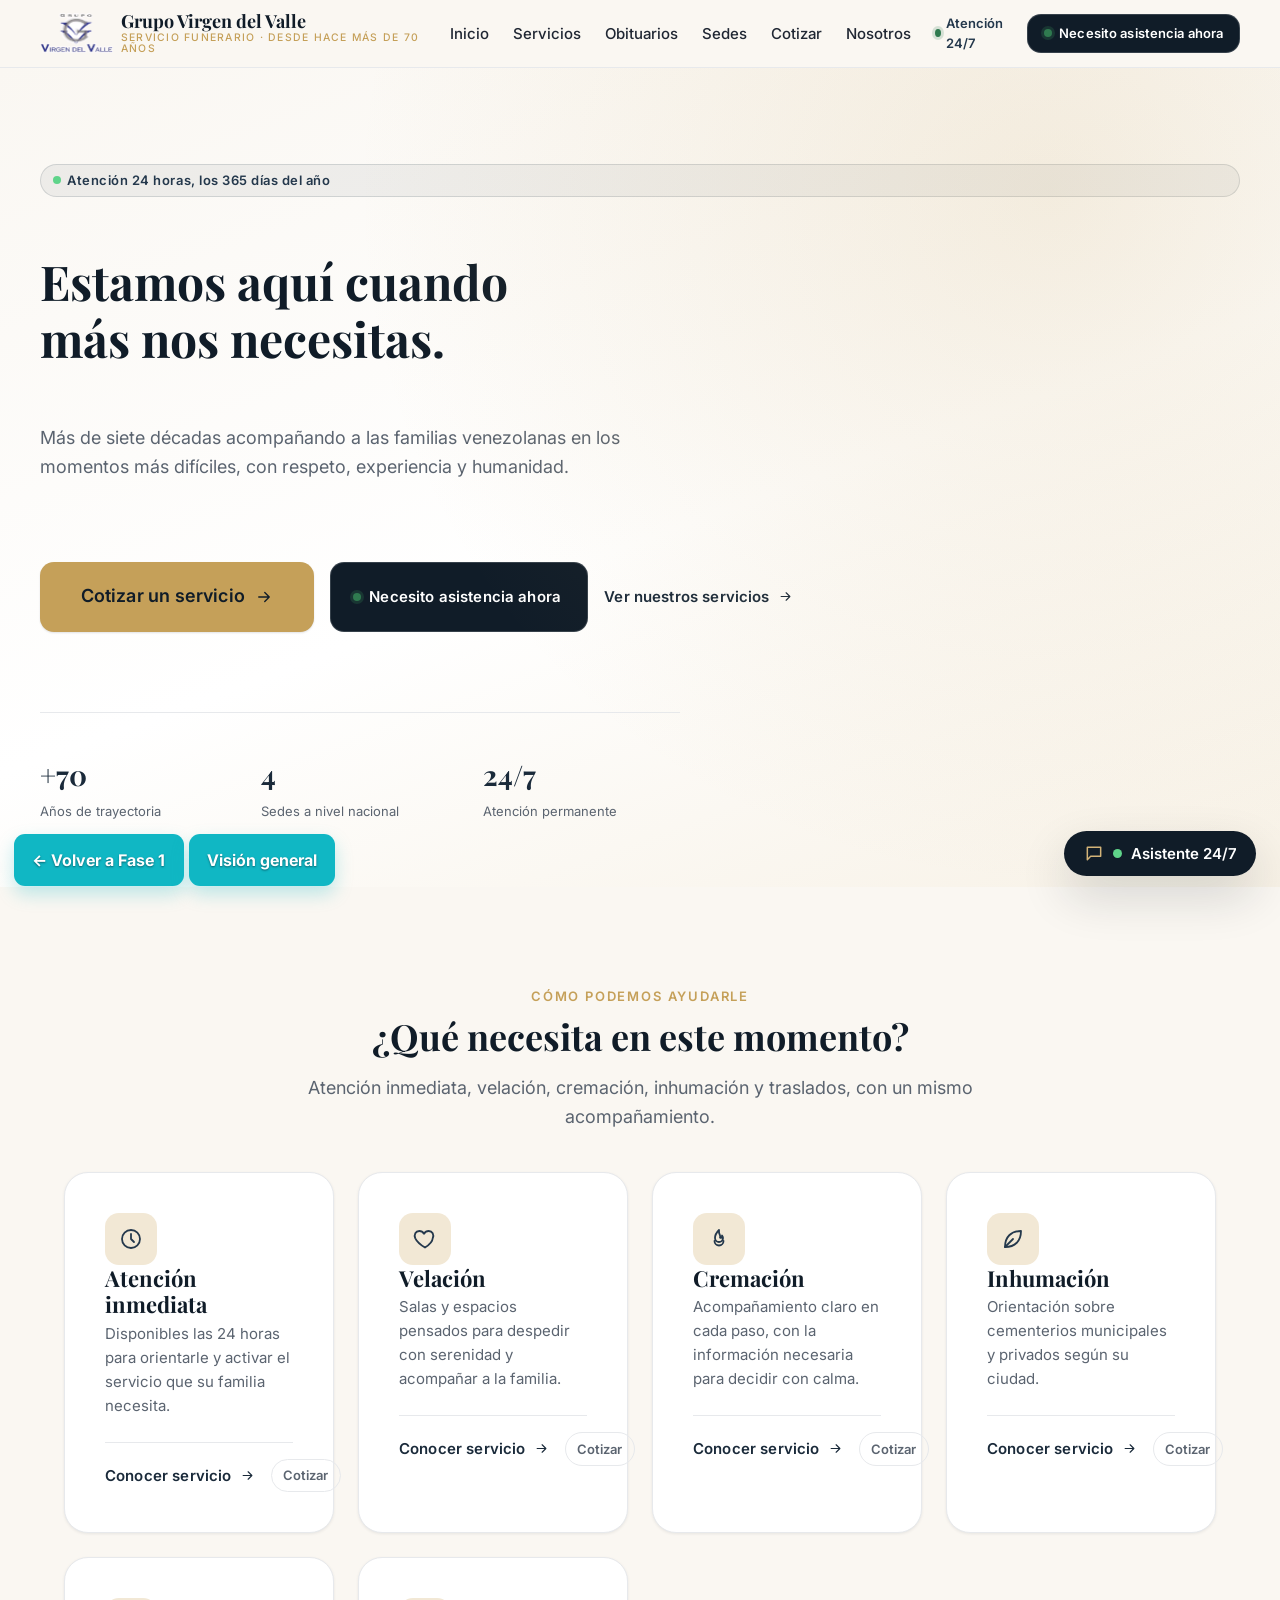
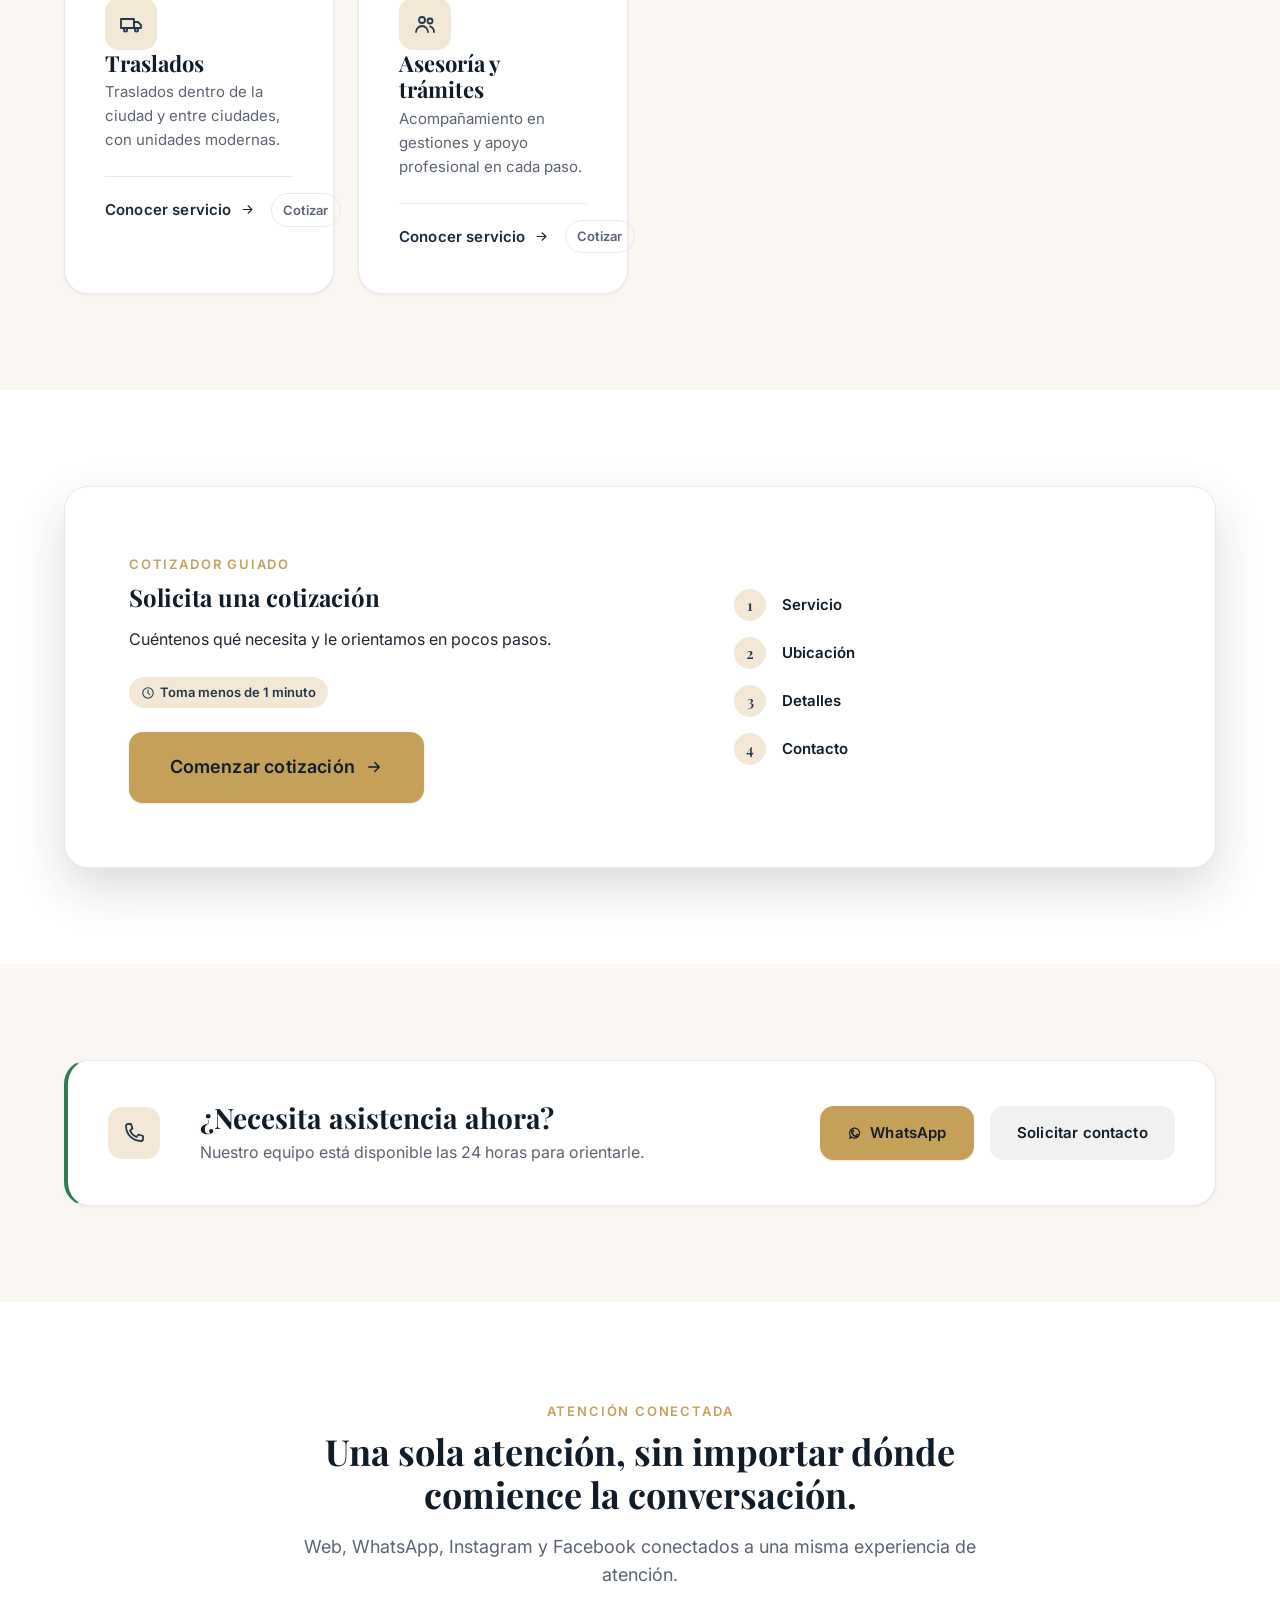
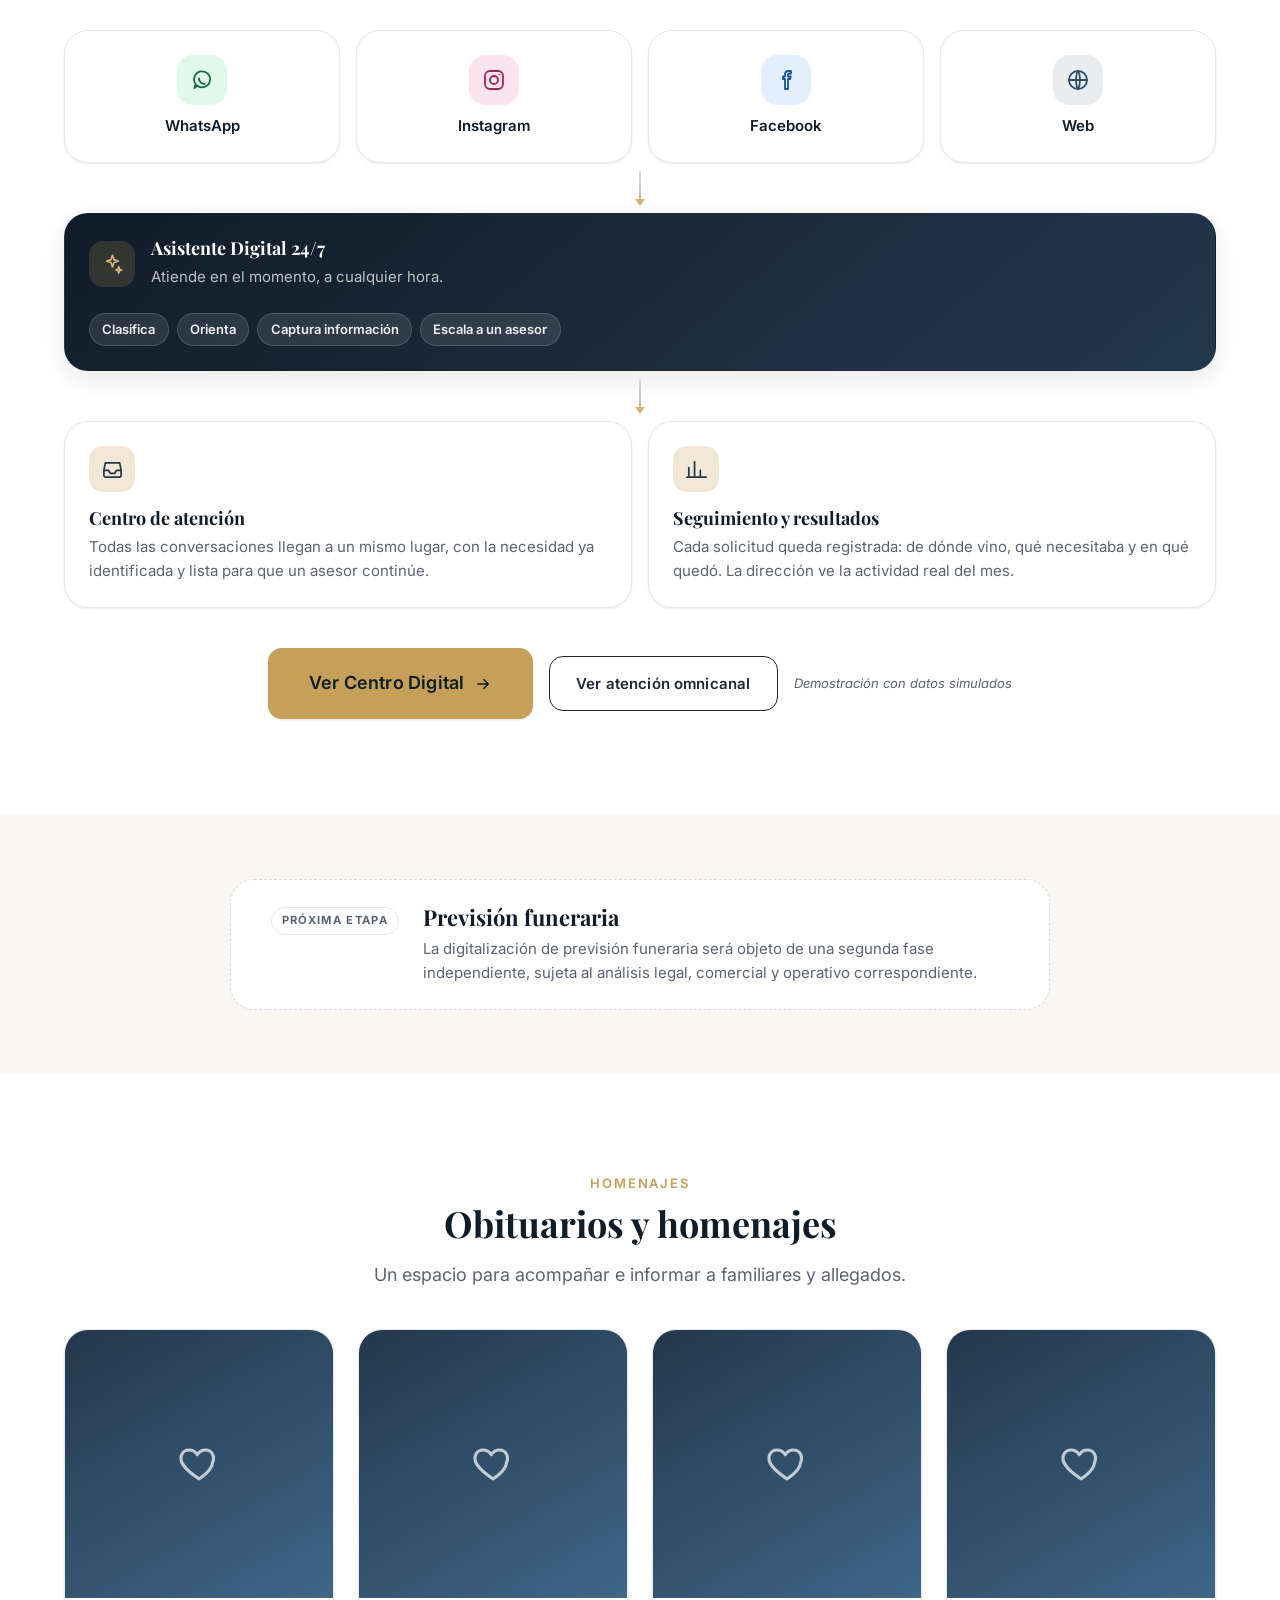
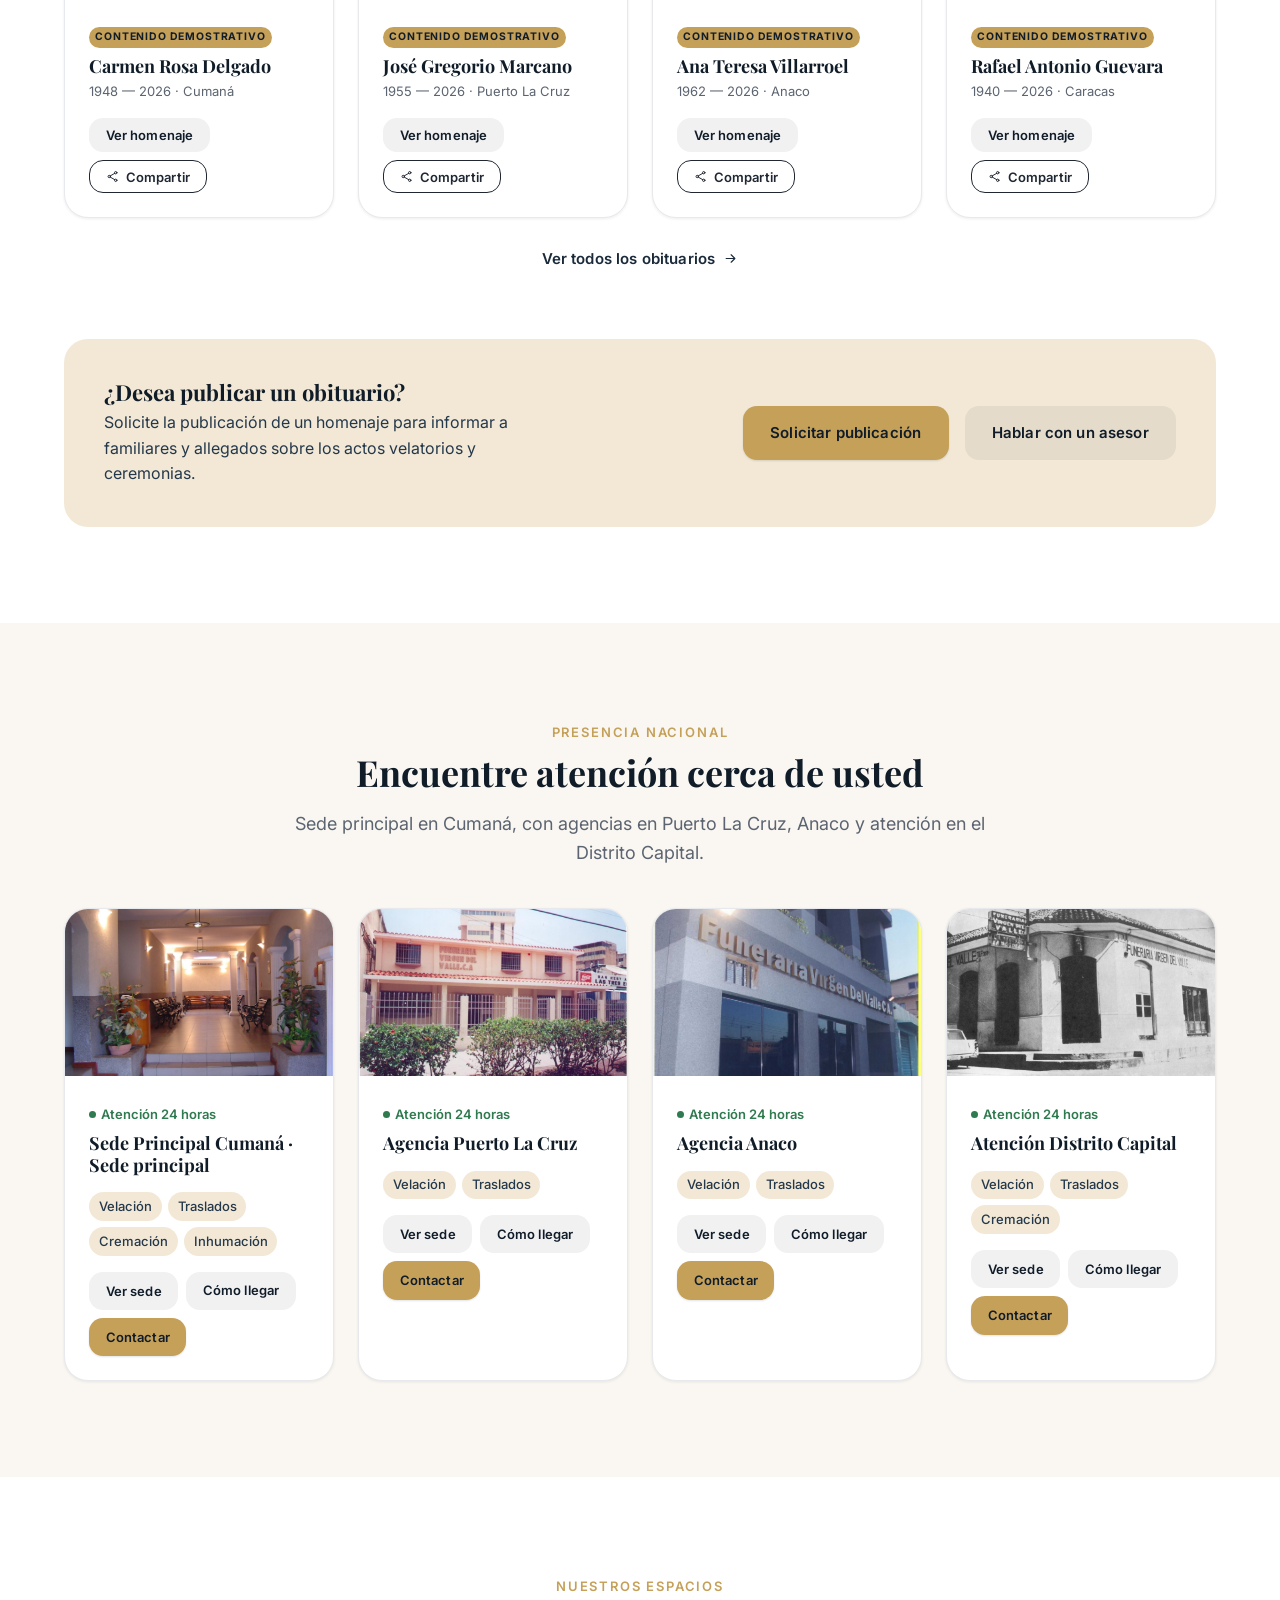
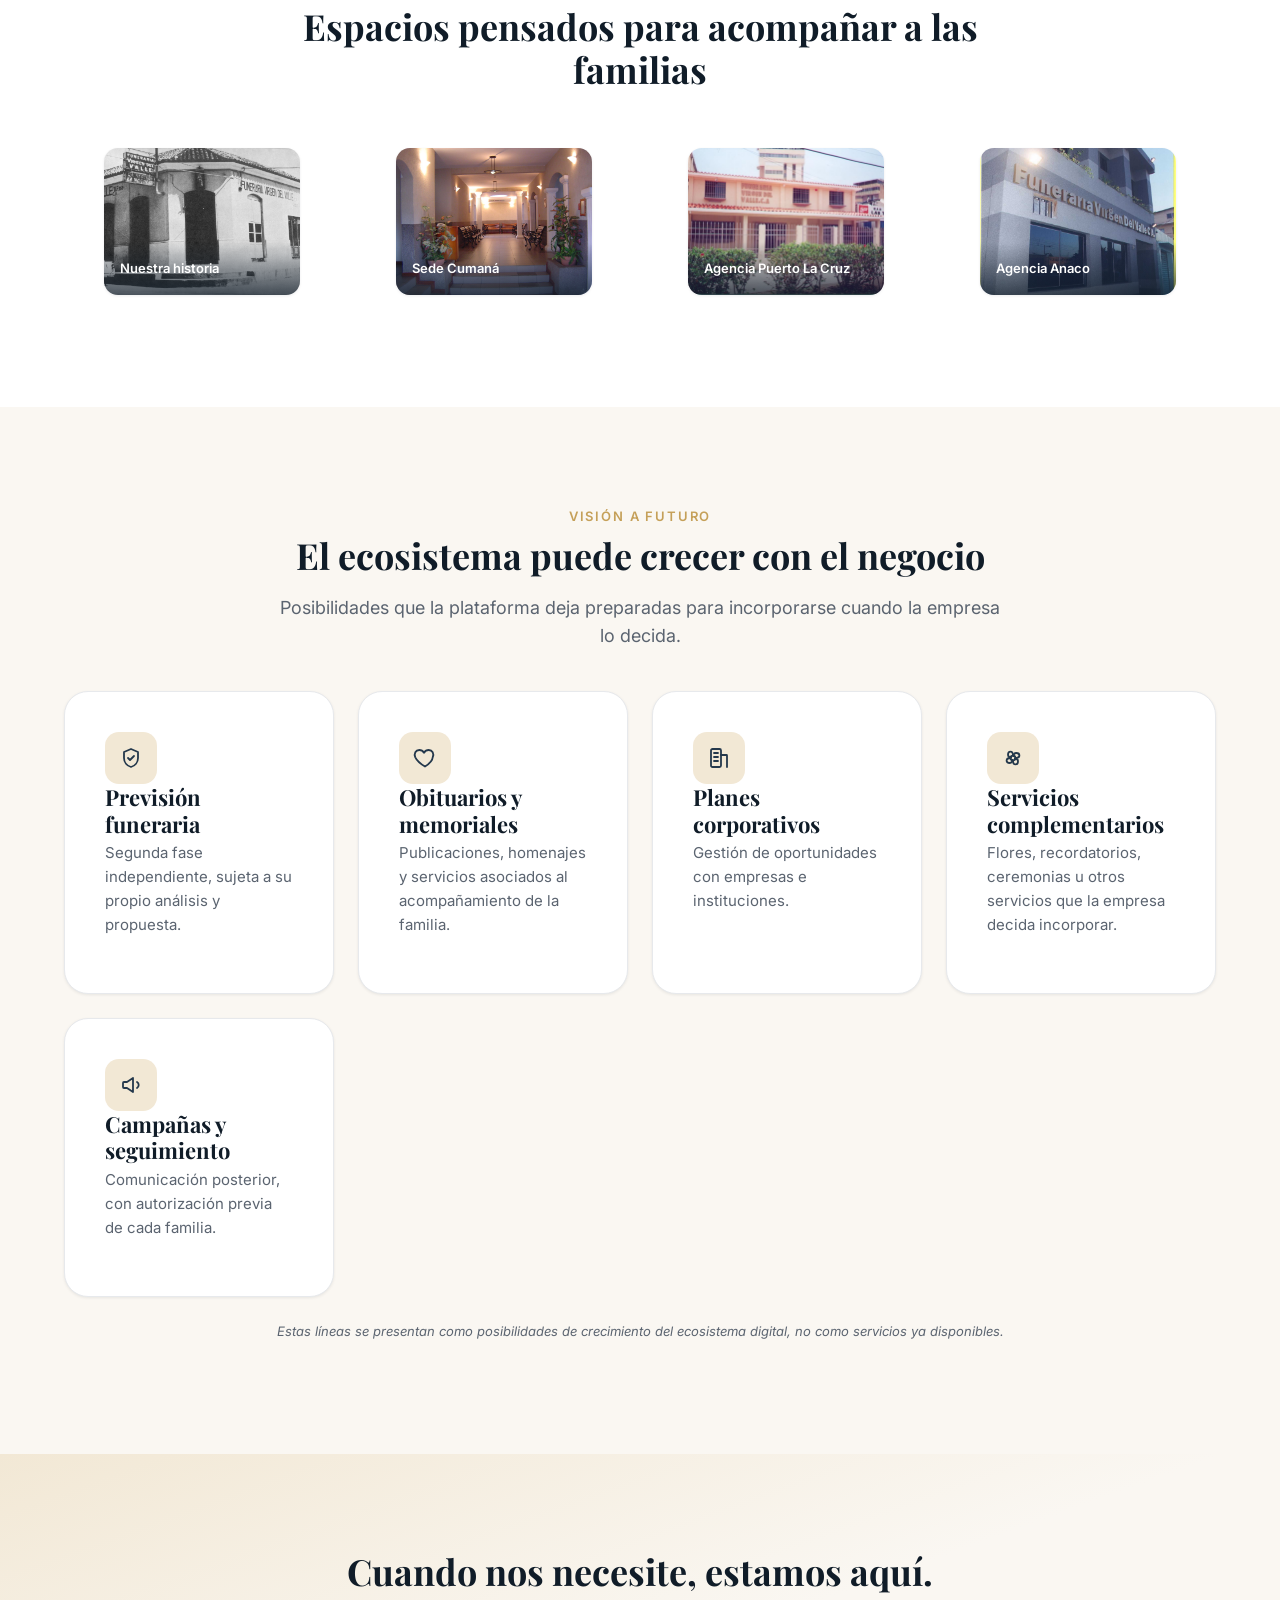
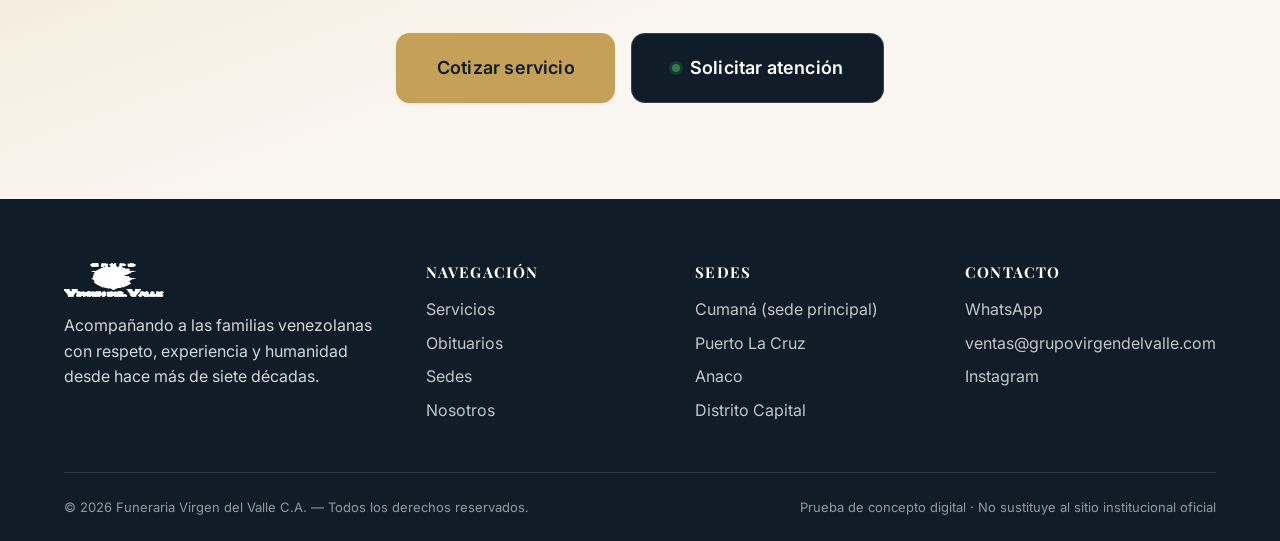
<file: index.html>
<!doctype html>
<html lang="es">
<head>
  <meta charset="UTF-8" />
  <meta name="viewport" content="width=device-width, initial-scale=1" />
  <title>Grupo Virgen del Valle | Acompañamiento funerario 24/7 en Venezuela</title>
  <meta name="description" content="Grupo Virgen del Valle: más de siete décadas acompañando a las familias venezolanas. Cotice en minutos, escríbanos por WhatsApp o solicite atención inmediata. Presencia en Caracas, Cumaná, Puerto La Cruz y Anaco." />
  <meta name="robots" content="noindex, nofollow" />
  <link rel="canonical" href="https://elipsoftdev.github.io/grupo-virgen-del-valle-poc/" />

  <meta property="og:type" content="website" />
  <meta property="og:title" content="Grupo Virgen del Valle | Estamos aquí cuando más nos necesitas" />
  <meta property="og:description" content="Más de siete décadas acompañando a las familias venezolanas con respeto, experiencia y humanidad. Atención 24/7." />
  <meta property="og:image" content="assets/img/fachada-historica.jpg" />
  <meta property="og:locale" content="es_VE" />

  <link rel="icon" type="image/svg+xml" href="assets/img/favicon.svg" />

  <link rel="preconnect" href="https://fonts.googleapis.com" />
  <link rel="preconnect" href="https://fonts.gstatic.com" crossorigin />
  <link href="https://fonts.googleapis.com/css2?family=Playfair+Display:ital,wght@0,400;0,600;0,700;1,400&family=Inter:wght@400;500;600;700&display=swap" rel="stylesheet" />

  <link rel="stylesheet" href="css/tokens.css" />
  <link rel="stylesheet" href="css/main.css" />
  <link rel="stylesheet" href="css/components.css" />
  <link rel="stylesheet" href="css/propuesta-context.css" />
</head>
<body>
  <div class="pcontext-bar" role="complementary" aria-label="Navegación de la propuesta">
    <a class="pcontext-action--back" href="propuesta.html">← Volver a Fase 1</a>
    <span aria-hidden="true">·</span>
    <a class="pcontext-action--back" href="propuesta-integral.html">Visión general</a>
  </div>
  <a class="skip-link" href="#main-content">Saltar al contenido principal</a>

  <header class="site-header">
    <div class="container site-header__bar">
      <a class="brand" href="index.html">
        <img src="assets/img/logo.png" alt="Logo Grupo Virgen del Valle" width="120" height="66" />
        <span class="brand-text">Grupo Virgen del Valle<small>Servicio funerario · Desde hace más de 70 años</small></span>
      </a>

      <button id="nav-toggle" class="nav-toggle" aria-label="Abrir menú de navegación" aria-expanded="false" aria-controls="main-nav">
        <svg class="icon" viewBox="0 0 24 24" aria-hidden="true"><path d="M4 7h16M4 12h16M4 17h16"/></svg>
      </button>

      <nav id="main-nav" class="main-nav" aria-label="Navegación principal">
        <ul class="main-nav__list">
          <li><a href="index.html">Inicio</a></li>
          <li><a href="index.html#servicios" data-scroll-to="servicios">Servicios</a></li>
          <li><a href="obituarios.html">Obituarios</a></li>
          <li><a href="index.html#sedes" data-scroll-to="sedes">Sedes</a></li>
          <li><a href="cotizar.html">Cotizar</a></li>
          <li><a href="nosotros.html">Nosotros</a></li>
        </ul>
        <div class="header-actions">
          <span class="header-badge"><span class="dot"></span> Atención 24/7</span>
          <a href="#" class="btn btn-emergency btn-sm" data-open-assistant="urgent">Necesito asistencia ahora</a>
        </div>
      </nav>
      <div class="header-actions header-actions--desktop">
        <span class="header-badge"><span class="dot"></span> Atención 24/7</span>
        <a href="#" class="btn btn-emergency btn-sm" data-open-assistant="urgent">Necesito asistencia ahora</a>
      </div>
    </div>
  </header>
  <div id="nav-scrim" class="nav-scrim"></div>

  <main id="main-content">
    <!-- HERO -->
    <section class="hero" id="inicio">
      <div class="container hero__inner">
        <span class="hero__badge"><span class="dot"></span> Atención 24 horas, los 365 días del año</span>
        <h1 data-slogan>Estamos aquí cuando más nos necesitas.</h1>
        <p class="lead" data-subtitle>Más de siete décadas acompañando a las familias venezolanas en los momentos más difíciles, con respeto, experiencia y humanidad.</p>
        <div class="hero__ctas">
          <a href="cotizar.html" class="btn btn-primary btn-lg">Cotizar un servicio <svg class="icon icon--arrow" viewBox="0 0 24 24" aria-hidden="true"><path d="M5 12h14M13 6l6 6-6 6"/></svg></a>
          <a href="#" class="btn btn-emergency" data-open-assistant="urgent">Necesito asistencia ahora</a>
          <a href="#servicios" class="btn btn-arrow" data-scroll-to="servicios">Ver nuestros servicios <svg class="icon icon--arrow" viewBox="0 0 24 24" aria-hidden="true"><path d="M5 12h14M13 6l6 6-6 6"/></svg></a>
        </div>
        <div class="hero__stats">
          <div class="hero__stat"><strong>+70</strong><span>Años de trayectoria</span></div>
          <div class="hero__stat"><strong>4</strong><span>Sedes a nivel nacional</span></div>
          <div class="hero__stat"><strong>24/7</strong><span>Atención permanente</span></div>
        </div>
      </div>
    </section>

    <!-- SERVICIOS -->
    <section class="section" id="servicios">
      <div class="container">
        <div class="section-header reveal">
          <span class="section-eyebrow">Cómo podemos ayudarle</span>
          <h2>¿Qué necesita en este momento?</h2>
          <p>Atención inmediata, velación, cremación, inhumación y traslados, con un mismo acompañamiento.</p>
        </div>
        <div class="services-grid" id="services-grid"></div>
      </div>
    </section>

    <!-- COTIZADOR (teaser) -->
    <section class="section section--surface" id="cotizar-teaser">
      <div class="container">
        <div class="quote-teaser reveal">
          <div class="quote-teaser__copy">
            <span class="section-eyebrow">Cotizador guiado</span>
            <h2>Solicita una cotización</h2>
            <p>Cuéntenos qué necesita y le orientamos en pocos pasos.</p>
            <span class="quote-teaser__badge"><svg class="icon" viewBox="0 0 24 24" aria-hidden="true"><circle cx="12" cy="12" r="9"/><path d="M12 7v5l3 3"/></svg>Toma menos de 1 minuto</span>
            <div class="quote-teaser__cta">
              <a href="cotizar.html" class="btn btn-primary btn-lg">Comenzar cotización <svg class="icon icon--arrow" viewBox="0 0 24 24" aria-hidden="true"><path d="M5 12h14M13 6l6 6-6 6"/></svg></a>
            </div>
          </div>
          <ol class="quote-teaser__steps">
            <li><span>1</span>Servicio</li>
            <li><span>2</span>Ubicación</li>
            <li><span>3</span>Detalles</li>
            <li><span>4</span>Contacto</li>
          </ol>
        </div>
      </div>
    </section>

    <!-- ATENCIÓN INMEDIATA -->
    <section class="section" id="atencion-inmediata">
      <div class="container">
        <div class="immediate-help reveal">
          <div class="icon-badge immediate-help__icon"><svg class="icon" viewBox="0 0 24 24" aria-hidden="true"><path d="M6 3h3l1.5 4.5L8 9.5a12 12 0 0 0 6.5 6.5l2-2.5L21 15v3a2 2 0 0 1-2 2C10.7 20 4 13.3 4 5a2 2 0 0 1 2-2Z"/></svg></div>
          <div class="immediate-help__copy">
            <h2>¿Necesita asistencia ahora?</h2>
            <p>Nuestro equipo está disponible las 24 horas para orientarle.</p>
          </div>
          <div class="immediate-help__actions" id="immediate-help-actions"></div>
        </div>
      </div>
    </section>

    <!-- ECOSISTEMA OMNICANAL -->
    <section class="section section--surface" id="ecosistema">
      <div class="container">
        <div class="section-header reveal">
          <span class="section-eyebrow">Atención conectada</span>
          <h2>Una sola atención, sin importar dónde comience la conversación.</h2>
          <p>Web, WhatsApp, Instagram y Facebook conectados a una misma experiencia de atención.</p>
        </div>

        <div class="eco-flow">
          <div class="eco-channels reveal">
            <div class="eco-channel">
              <span class="eco-channel__icon eco-channel__icon--whatsapp"><svg class="icon" viewBox="0 0 24 24" aria-hidden="true"><path d="M7 17.5 4.5 20 5.6 16A8 8 0 1 1 7 17.5Z"/><path d="M9 10.5c0 3 2.5 5.5 5.5 5.5"/></svg></span>
              WhatsApp
            </div>
            <div class="eco-channel">
              <span class="eco-channel__icon eco-channel__icon--instagram"><svg class="icon" viewBox="0 0 24 24" aria-hidden="true"><rect x="3" y="3" width="18" height="18" rx="5"/><circle cx="12" cy="12" r="4"/><circle cx="17.5" cy="6.5" r="0.8" fill="currentColor" stroke="none"/></svg></span>
              Instagram
            </div>
            <div class="eco-channel">
              <span class="eco-channel__icon eco-channel__icon--facebook"><svg class="icon" viewBox="0 0 24 24" aria-hidden="true"><path d="M14 8.5V7c0-1 .5-1.5 1.5-1.5H17V3h-2.5C12.5 3 11 4.5 11 7v1.5H9V11h2v10h3V11h2.2l.4-2.5H14Z"/></svg></span>
              Facebook
            </div>
            <div class="eco-channel">
              <span class="eco-channel__icon eco-channel__icon--web"><svg class="icon" viewBox="0 0 24 24" aria-hidden="true"><circle cx="12" cy="12" r="9"/><path d="M3 12h18"/><path d="M12 3c2.5 2.7 2.5 15.3 0 18-2.5-2.7-2.5-15.3 0-18Z"/></svg></span>
              Web
            </div>
          </div>

          <div class="eco-connector reveal" aria-hidden="true"><span></span></div>

          <div class="eco-node eco-node--assistant reveal">
            <div class="eco-node__head">
              <span class="eco-node__icon"><svg class="icon" viewBox="0 0 24 24" aria-hidden="true"><path d="M12 3.5 13.6 8 18 9.5 13.6 11 12 15.5 10.4 11 6 9.5 10.4 8Z"/><path d="M18.5 15.5 19.3 18l2.2.8-2.2.8-.8 2.4-.8-2.4-2.2-.8 2.2-.8Z"/></svg></span>
              <div>
                <h3>Asistente Digital 24/7</h3>
                <p>Atiende en el momento, a cualquier hora.</p>
              </div>
            </div>
            <ul class="eco-chips">
              <li>Clasifica</li>
              <li>Orienta</li>
              <li>Captura información</li>
              <li>Escala a un asesor</li>
            </ul>
          </div>

          <div class="eco-connector reveal" aria-hidden="true"><span></span></div>

          <div class="eco-outputs">
            <div class="eco-node reveal">
              <span class="eco-node__icon"><svg class="icon" viewBox="0 0 24 24" aria-hidden="true"><path d="M3 13h5l1.5 3h5L16 13h5"/><path d="M4.5 5h15l1.5 8v5a2 2 0 0 1-2 2H5a2 2 0 0 1-2-2v-5Z"/></svg></span>
              <h3>Centro de atención</h3>
              <p>Todas las conversaciones llegan a un mismo lugar, con la necesidad ya identificada y lista para que un asesor continúe.</p>
            </div>
            <div class="eco-node reveal">
              <span class="eco-node__icon"><svg class="icon" viewBox="0 0 24 24" aria-hidden="true"><path d="M4 20V10M10 20V4M16 20v-7M22 20H2"/></svg></span>
              <h3>Seguimiento y resultados</h3>
              <p>Cada solicitud queda registrada: de dónde vino, qué necesitaba y en qué quedó. La dirección ve la actividad real del mes.</p>
            </div>
          </div>
        </div>

        <div class="eco-ctas reveal">
          <a class="btn btn-primary btn-lg" href="dashboard-demo.html">Ver Centro Digital <svg class="icon icon--arrow" viewBox="0 0 24 24" aria-hidden="true"><path d="M5 12h14M13 6l6 6-6 6"/></svg></a>
          <a class="btn btn-outline" href="centro-atencion-demo.html">Ver atención omnicanal</a>
          <span class="eco-note">Demostración con datos simulados</span>
        </div>
      </div>
    </section>

    <!-- PREVISIÓN: PRÓXIMA ETAPA (fuera de Fase 1) -->
    <section class="section section--tight" id="prevision">
      <div class="container">
        <div class="next-stage reveal">
          <span class="next-stage__tag">Próxima etapa</span>
          <div>
            <h2>Previsión funeraria</h2>
            <p>La digitalización de previsión funeraria será objeto de una segunda fase independiente, sujeta al análisis legal, comercial y operativo correspondiente.</p>
          </div>
        </div>
      </div>
    </section>

    <!-- OBITUARIOS -->
    <section class="section section--surface" id="obituarios">
      <div class="container">
        <div class="section-header reveal">
          <span class="section-eyebrow">Homenajes</span>
          <h2>Obituarios y homenajes</h2>
          <p>Un espacio para acompañar e informar a familiares y allegados.</p>
        </div>
        <div class="obituaries-grid" id="obituaries-grid" data-limit="4"></div>
        <div class="section-cta reveal">
          <a href="obituarios.html" class="btn btn-arrow">Ver todos los obituarios <svg class="icon icon--arrow" viewBox="0 0 24 24" aria-hidden="true"><path d="M5 12h14M13 6l6 6-6 6"/></svg></a>
        </div>

        <div class="obituary-request-banner reveal">
          <div>
            <h3>¿Desea publicar un obituario?</h3>
            <p>Solicite la publicación de un homenaje para informar a familiares y allegados sobre los actos velatorios y ceremonias.</p>
          </div>
          <div class="obituary-request-banner__ctas">
            <a href="solicitar-obituario.html" class="btn btn-primary">Solicitar publicación</a>
            <a href="#" class="btn btn-ghost" data-open-assistant="human">Hablar con un asesor</a>
          </div>
        </div>
      </div>
    </section>

    <!-- SEDES -->
    <section class="section" id="sedes">
      <div class="container">
        <div class="section-header reveal">
          <span class="section-eyebrow">Presencia nacional</span>
          <h2>Encuentre atención cerca de usted</h2>
          <p>Sede principal en Cumaná, con agencias en Puerto La Cruz, Anaco y atención en el Distrito Capital.</p>
        </div>
        <div class="locations-grid" id="locations-grid"></div>
      </div>
    </section>

    <!-- INSTALACIONES -->
    <section class="section section--surface" id="instalaciones">
      <div class="container">
        <div class="section-header reveal">
          <span class="section-eyebrow">Nuestros espacios</span>
          <h2>Espacios pensados para acompañar a las familias</h2>
        </div>
        <div class="gallery-grid" id="gallery-grid"></div>
      </div>
    </section>

    <!-- OPORTUNIDADES DIGITALES -->
    <section class="section" id="oportunidades-digitales">
      <div class="container">
        <div class="section-header reveal">
          <span class="section-eyebrow">Visión a futuro</span>
          <h2>El ecosistema puede crecer con el negocio</h2>
          <p>Posibilidades que la plataforma deja preparadas para incorporarse cuando la empresa lo decida.</p>
        </div>
        <div class="services-grid">
          <article class="card service-card reveal">
            <div class="icon-badge"><svg class="icon" viewBox="0 0 24 24" aria-hidden="true"><path d="M12 3l7 3v6c0 4.5-3 8-7 9-4-1-7-4.5-7-9V6Z"/><path d="m9 12 2 2 4-4"/></svg></div>
            <h3>Previsión funeraria</h3>
            <p class="service-desc">Segunda fase independiente, sujeta a su propio análisis y propuesta.</p>
          </article>
          <article class="card service-card reveal">
            <div class="icon-badge"><svg class="icon" viewBox="0 0 24 24" aria-hidden="true"><path d="M12 20.5s-7.5-4.6-9.7-9.2C.7 7.6 2.6 4 6.3 4c2.1 0 3.7 1.1 4.7 2.7C12 5.1 13.6 4 15.7 4c3.7 0 5.6 3.6 4 7.3C19.5 15.9 12 20.5 12 20.5Z"/></svg></div>
            <h3>Obituarios y memoriales</h3>
            <p class="service-desc">Publicaciones, homenajes y servicios asociados al acompañamiento de la familia.</p>
          </article>
          <article class="card service-card reveal">
            <div class="icon-badge"><svg class="icon" viewBox="0 0 24 24" aria-hidden="true"><rect x="4" y="3" width="10" height="18" rx="1.5"/><path d="M14 9h5.5a.5.5 0 0 1 .5.5V21"/><path d="M7 7h4M7 11h4M7 15h4"/></svg></div>
            <h3>Planes corporativos</h3>
            <p class="service-desc">Gestión de oportunidades con empresas e instituciones.</p>
          </article>
          <article class="card service-card reveal">
            <div class="icon-badge"><svg class="icon" viewBox="0 0 24 24" aria-hidden="true"><circle cx="12" cy="12" r="2.4"/><path d="M12 9.6c0-2.5-1-4-2.5-4S7 7 7 8.8s1.5 2.6 3.2 2.6"/><path d="M14.4 12c2.5 0 4-1 4-2.5S17 7 15.2 7s-2.6 1.5-2.6 3.2"/><path d="M12 14.4c0 2.5 1 4 2.5 4s2.5-1.4 2.5-3.2-1.5-2.6-3.2-2.6"/><path d="M9.6 12c-2.5 0-4 1-4 2.5S7 17 8.8 17s2.6-1.5 2.6-3.2"/></svg></div>
            <h3>Servicios complementarios</h3>
            <p class="service-desc">Flores, recordatorios, ceremonias u otros servicios que la empresa decida incorporar.</p>
          </article>
          <article class="card service-card reveal">
            <div class="icon-badge"><svg class="icon" viewBox="0 0 24 24" aria-hidden="true"><path d="M4 10v4a1 1 0 0 0 1 1h3l6 4V5L8 9H5a1 1 0 0 0-1 1Z"/><path d="M18 9a3.5 3.5 0 0 1 0 6"/></svg></div>
            <h3>Campañas y seguimiento</h3>
            <p class="service-desc">Comunicación posterior, con autorización previa de cada familia.</p>
          </article>
        </div>
        <p class="future-note reveal">Estas líneas se presentan como posibilidades de crecimiento del ecosistema digital, no como servicios ya disponibles.</p>
      </div>
    </section>

    <!-- CTA FINAL -->
    <section class="section section--primary final-cta">
      <div class="container final-cta__inner reveal">
        <h2>Cuando nos necesite, estamos aquí.</h2>
        <div class="final-cta__actions">
          <a href="cotizar.html" class="btn btn-primary btn-lg">Cotizar servicio</a>
          <a href="#" class="btn btn-emergency btn-lg" data-open-assistant="urgent">Solicitar atención</a>
        </div>
      </div>
    </section>
  </main>

  <footer class="site-footer">
    <div class="container">
      <div class="footer-grid">
        <div>
          <a class="footer-brand" href="index.html">
            <img src="assets/img/logo.png" alt="Grupo Virgen del Valle" width="100" height="55" />
          </a>
          <p style="max-width: 32ch;">Acompañando a las familias venezolanas con respeto, experiencia y humanidad desde hace más de siete décadas.</p>
        </div>
        <div>
          <h4>Navegación</h4>
          <ul>
            <li><a href="index.html#servicios">Servicios</a></li>
            <li><a href="obituarios.html">Obituarios</a></li>
            <li><a href="index.html#sedes">Sedes</a></li>
            <li><a href="nosotros.html">Nosotros</a></li>
          </ul>
        </div>
        <div>
          <h4>Sedes</h4>
          <ul>
            <li><a href="index.html#sede-cumana">Cumaná (sede principal)</a></li>
            <li><a href="index.html#sede-puerto-la-cruz">Puerto La Cruz</a></li>
            <li><a href="index.html#sede-anaco">Anaco</a></li>
            <li><a href="index.html#sede-caracas">Distrito Capital</a></li>
          </ul>
        </div>
        <div>
          <h4>Contacto</h4>
          <ul>
            <li><a id="footer-whatsapp" href="#" target="_blank" rel="noopener">WhatsApp</a></li>
            <li><a href="mailto:ventas@grupovirgendelvalle.com">ventas@grupovirgendelvalle.com</a></li>
            <li><a href="https://www.instagram.com/grupovirgendelvalle/" target="_blank" rel="noopener">Instagram</a></li>
          </ul>
        </div>
      </div>
      <div class="footer-bottom">
        <span>© <span id="footer-year">2026</span> Funeraria Virgen del Valle C.A. — Todos los derechos reservados.</span>
        <span>Prueba de concepto digital · No sustituye al sitio institucional oficial</span>
      </div>
    </div>
  </footer>

  <!-- ASISTENTE DIGITAL -->
  <button id="assistant-launcher" class="assistant-launcher" aria-haspopup="dialog" aria-expanded="false" aria-controls="assistant-panel">
    <svg class="icon" viewBox="0 0 24 24" aria-hidden="true"><path d="M4 5h16v11H8l-4 4Z"/></svg>
    <span class="pulse" aria-hidden="true"></span>
    <span class="label">Asistente 24/7</span>
  </button>

  <div id="assistant-panel" class="assistant-panel" role="dialog" aria-modal="false" aria-labelledby="assistant-title" aria-hidden="true">
    <div class="assistant-panel__header">
      <div>
        <h3 id="assistant-title">Asistente Virgen del Valle</h3>
        <p>Orientación digital 24/7</p>
      </div>
      <button id="assistant-close" class="assistant-panel__close" aria-label="Cerrar asistente">✕</button>
    </div>
    <div id="assistant-body" class="assistant-panel__body" aria-live="polite"></div>
    <div class="assistant-panel__footer">Respuestas guiadas, con escalamiento a un asesor humano</div>
  </div>

  <!-- MODAL OBITUARIO -->
  <div id="obituary-modal" class="modal-overlay">
    <div class="modal" role="dialog" aria-modal="true" aria-labelledby="obituary-modal-title" tabindex="-1">
      <button class="modal__close" aria-label="Cerrar">✕</button>
      <div id="obituary-modal-content"></div>
    </div>
  </div>

  <!-- MODAL INFO (servicios / sedes) -->
  <div id="info-modal" class="modal-overlay">
    <div class="modal" role="dialog" aria-modal="true" tabindex="-1">
      <button class="modal__close" aria-label="Cerrar">✕</button>
      <div id="info-modal-content"></div>
    </div>
  </div>

  <script src="data/config.js"></script>
  <script src="data/company.js"></script>
  <script src="data/locations.js"></script>
  <script src="data/services.js"></script>
  <script src="data/demo-obituaries.js"></script>
  <script src="js/icons.js"></script>
  <script src="js/demo-store.js"></script>
  <script src="js/render.js"></script>
  <script src="js/quote.js"></script>
  <script src="js/assistant.js"></script>
  <script src="js/main.js"></script>
</body>
</html>
</file>
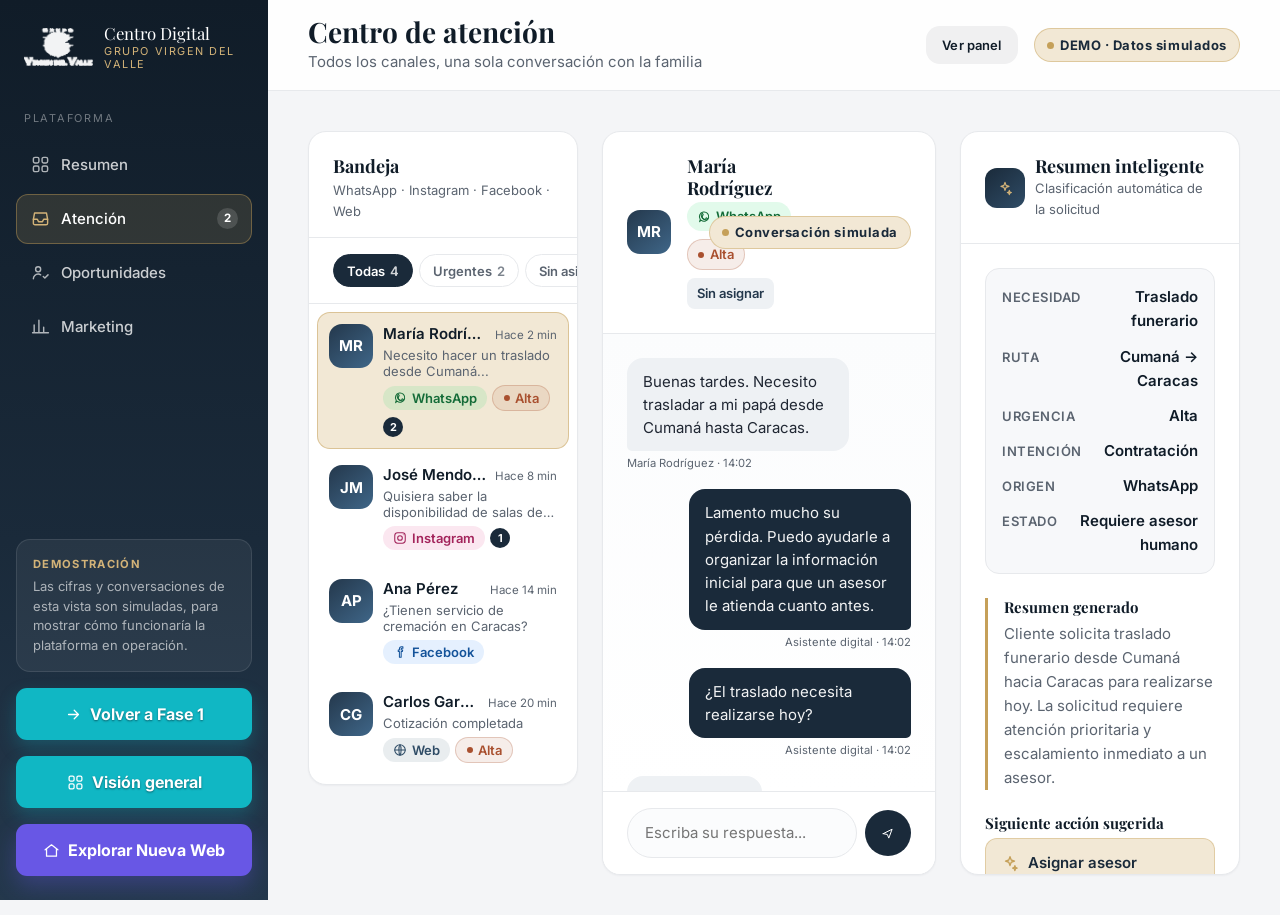
<file: centro-atencion-demo.html>
<!doctype html>
<html lang="es">
<head>
  <meta charset="UTF-8" />
  <meta name="viewport" content="width=device-width, initial-scale=1" />
  <title>Centro Digital · Atención omnicanal (demo) | Grupo Virgen del Valle</title>
  <meta name="description" content="Demostración del centro de atención omnicanal de Grupo Virgen del Valle: WhatsApp, Instagram, Facebook y web en una misma bandeja, con resumen inteligente para el asesor. Datos simulados." />
  <meta name="robots" content="noindex, nofollow" />
  <link rel="icon" type="image/svg+xml" href="assets/img/favicon.svg" />

  <link rel="preconnect" href="https://fonts.googleapis.com" />
  <link rel="preconnect" href="https://fonts.gstatic.com" crossorigin />
  <link href="https://fonts.googleapis.com/css2?family=Playfair+Display:ital,wght@0,400;0,600;0,700&family=Inter:wght@400;500;600;700;800&display=swap" rel="stylesheet" />

  <link rel="stylesheet" href="css/tokens.css" />
  <link rel="stylesheet" href="css/main.css" />
  <link rel="stylesheet" href="css/demo-dashboard.css" />
  <link rel="stylesheet" href="css/propuesta-context.css" />
</head>
<body class="app-body">
  <a class="skip-link" href="#app-content">Saltar al contenido</a>

  <div class="app-shell">
    <aside class="app-sidebar" id="app-sidebar"></aside>

    <div class="app-main">
      <header class="app-topbar">
        <div class="app-topbar__titles">
          <h1>Centro de atención</h1>
          <p>Todos los canales, una sola conversación con la familia</p>
        </div>
        <div class="app-topbar__actions">
          <span id="demo-reset-host"></span>
          <a class="btn btn-ghost btn-sm" href="dashboard-demo.html">Ver panel</a>
          <span class="demo-chip">DEMO · Datos simulados</span>
        </div>
      </header>

      <main class="app-content" id="app-content">
        <div class="inbox-layout">
          <!-- Bandeja -->
          <section class="inbox-col" aria-labelledby="inbox-title">
            <div class="inbox-col__header">
              <h2 id="inbox-title">Bandeja</h2>
              <p>WhatsApp · Instagram · Facebook · Web</p>
            </div>
            <div class="inbox-tabs" id="inbox-tabs" role="group" aria-label="Filtros de bandeja"></div>
            <div class="conv-list" id="conv-list"></div>
          </section>

          <!-- Conversación -->
          <section class="inbox-col" id="chat-panel" aria-label="Conversación seleccionada"></section>

          <!-- Inteligencia -->
          <section class="inbox-col inbox-col--ai" aria-labelledby="ai-title">
            <div class="ai-panel__head">
              <span class="icon-badge">
                <svg class="icon" viewBox="0 0 24 24" aria-hidden="true"><path d="M12 3.5 13.6 8 18 9.5 13.6 11 12 15.5 10.4 11 6 9.5 10.4 8Z"/><path d="M18.5 15.5 19.3 18l2.2.8-2.2.8-.8 2.4-.8-2.4-2.2-.8 2.2-.8Z"/></svg>
              </span>
              <div>
                <h2 id="ai-title">Resumen inteligente</h2>
                <p>Clasificación automática de la solicitud</p>
              </div>
            </div>
            <div class="ai-panel__body" id="ai-panel-body"></div>
          </section>
        </div>
      </main>
    </div>
  </div>

  <script src="data/config.js"></script>
  <script src="data/demo-leads.js"></script>
  <script src="data/demo-conversations.js"></script>
  <script src="js/icons.js"></script>
  <script src="js/demo-store.js"></script>
  <script src="js/demo-shell.js"></script>
  <script>window.DEMO_PAGE = "atencion";</script>
  <script src="js/centro-atencion.js"></script>
</body>
</html>
</file>
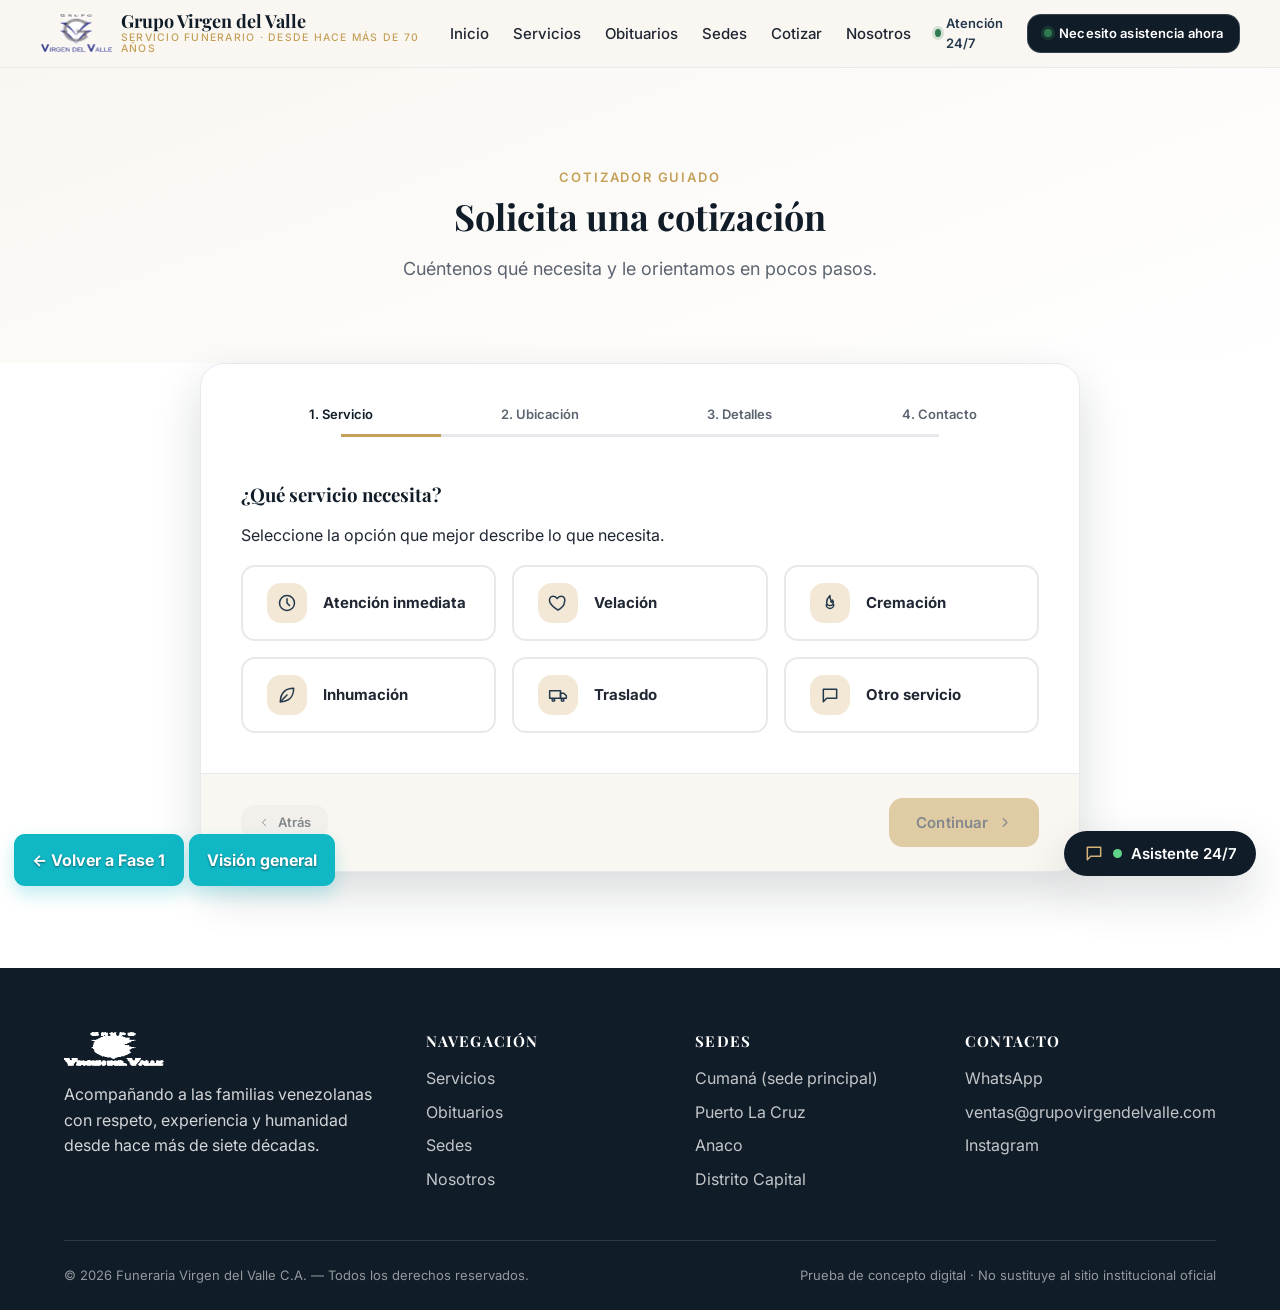
<file: cotizar.html>
<!doctype html>
<html lang="es">
<head>
  <meta charset="UTF-8" />
  <meta name="viewport" content="width=device-width, initial-scale=1" />
  <title>Cotizar un servicio | Grupo Virgen del Valle</title>
  <meta name="description" content="Solicite una cotización guiada en pocos pasos: servicio, ubicación, detalles y contacto. Reciba un mensaje de WhatsApp personalizado para hablar con un asesor." />
  <meta name="robots" content="noindex, nofollow" />
  <link rel="canonical" href="https://elipsoftdev.github.io/grupo-virgen-del-valle-poc/cotizar.html" />
  <link rel="icon" type="image/svg+xml" href="assets/img/favicon.svg" />

  <link rel="preconnect" href="https://fonts.googleapis.com" />
  <link rel="preconnect" href="https://fonts.gstatic.com" crossorigin />
  <link href="https://fonts.googleapis.com/css2?family=Playfair+Display:ital,wght@0,400;0,600;0,700;1,400&family=Inter:wght@400;500;600;700&display=swap" rel="stylesheet" />

  <link rel="stylesheet" href="css/tokens.css" />
  <link rel="stylesheet" href="css/main.css" />
  <link rel="stylesheet" href="css/components.css" />
  <link rel="stylesheet" href="css/propuesta-context.css" />
</head>
<body>
  <div class="pcontext-bar" role="complementary" aria-label="Navegación de la propuesta">
    <a class="pcontext-action--back" href="propuesta.html">← Volver a Fase 1</a>
    <span aria-hidden="true">·</span>
    <a class="pcontext-action--back" href="propuesta-integral.html">Visión general</a>
  </div>
  <a class="skip-link" href="#main-content">Saltar al contenido principal</a>

  <header class="site-header">
    <div class="container site-header__bar">
      <a class="brand" href="index.html">
        <img src="assets/img/logo.png" alt="Logo Grupo Virgen del Valle" width="120" height="66" />
        <span class="brand-text">Grupo Virgen del Valle<small>Servicio funerario · Desde hace más de 70 años</small></span>
      </a>

      <button id="nav-toggle" class="nav-toggle" aria-label="Abrir menú de navegación" aria-expanded="false" aria-controls="main-nav">
        <svg class="icon" viewBox="0 0 24 24" aria-hidden="true"><path d="M4 7h16M4 12h16M4 17h16"/></svg>
      </button>

      <nav id="main-nav" class="main-nav" aria-label="Navegación principal">
        <ul class="main-nav__list">
          <li><a href="index.html">Inicio</a></li>
          <li><a href="index.html#servicios">Servicios</a></li>
          <li><a href="obituarios.html">Obituarios</a></li>
          <li><a href="index.html#sedes">Sedes</a></li>
          <li><a href="cotizar.html" aria-current="page">Cotizar</a></li>
          <li><a href="nosotros.html">Nosotros</a></li>
        </ul>
        <div class="header-actions">
          <span class="header-badge"><span class="dot"></span> Atención 24/7</span>
          <a href="#" class="btn btn-emergency btn-sm" data-open-assistant="urgent">Necesito asistencia ahora</a>
        </div>
      </nav>
      <div class="header-actions header-actions--desktop">
        <span class="header-badge"><span class="dot"></span> Atención 24/7</span>
        <a href="#" class="btn btn-emergency btn-sm" data-open-assistant="urgent">Necesito asistencia ahora</a>
      </div>
    </div>
  </header>
  <div id="nav-scrim" class="nav-scrim"></div>

  <main id="main-content">
    <section class="section page-hero">
      <div class="container">
        <div class="section-header reveal">
          <span class="section-eyebrow">Cotizador guiado</span>
          <h1>Solicita una cotización</h1>
          <p>Cuéntenos qué necesita y le orientamos en pocos pasos.</p>
        </div>
      </div>
    </section>

    <section class="section section--surface page-hero-tight">
      <div class="container">
        <div class="quoter reveal" id="quoter"></div>
      </div>
    </section>
  </main>

  <footer class="site-footer">
    <div class="container">
      <div class="footer-grid">
        <div>
          <a class="footer-brand" href="index.html">
            <img src="assets/img/logo.png" alt="Grupo Virgen del Valle" width="100" height="55" />
          </a>
          <p style="max-width: 32ch;">Acompañando a las familias venezolanas con respeto, experiencia y humanidad desde hace más de siete décadas.</p>
        </div>
        <div>
          <h4>Navegación</h4>
          <ul>
            <li><a href="index.html#servicios">Servicios</a></li>
            <li><a href="obituarios.html">Obituarios</a></li>
            <li><a href="index.html#sedes">Sedes</a></li>
            <li><a href="nosotros.html">Nosotros</a></li>
          </ul>
        </div>
        <div>
          <h4>Sedes</h4>
          <ul>
            <li><a href="index.html#sede-cumana">Cumaná (sede principal)</a></li>
            <li><a href="index.html#sede-puerto-la-cruz">Puerto La Cruz</a></li>
            <li><a href="index.html#sede-anaco">Anaco</a></li>
            <li><a href="index.html#sede-caracas">Distrito Capital</a></li>
          </ul>
        </div>
        <div>
          <h4>Contacto</h4>
          <ul>
            <li><a id="footer-whatsapp" href="#" target="_blank" rel="noopener">WhatsApp</a></li>
            <li><a href="mailto:ventas@grupovirgendelvalle.com">ventas@grupovirgendelvalle.com</a></li>
            <li><a href="https://www.instagram.com/grupovirgendelvalle/" target="_blank" rel="noopener">Instagram</a></li>
          </ul>
        </div>
      </div>
      <div class="footer-bottom">
        <span>© <span id="footer-year">2026</span> Funeraria Virgen del Valle C.A. — Todos los derechos reservados.</span>
        <span>Prueba de concepto digital · No sustituye al sitio institucional oficial</span>
      </div>
    </div>
  </footer>

  <button id="assistant-launcher" class="assistant-launcher" aria-haspopup="dialog" aria-expanded="false" aria-controls="assistant-panel">
    <svg class="icon" viewBox="0 0 24 24" aria-hidden="true"><path d="M4 5h16v11H8l-4 4Z"/></svg>
    <span class="pulse" aria-hidden="true"></span>
    <span class="label">Asistente 24/7</span>
  </button>

  <div id="assistant-panel" class="assistant-panel" role="dialog" aria-modal="false" aria-labelledby="assistant-title" aria-hidden="true">
    <div class="assistant-panel__header">
      <div>
        <h3 id="assistant-title">Asistente Virgen del Valle</h3>
        <p>Orientación digital 24/7</p>
      </div>
      <button id="assistant-close" class="assistant-panel__close" aria-label="Cerrar asistente">✕</button>
    </div>
    <div id="assistant-body" class="assistant-panel__body" aria-live="polite"></div>
    <div class="assistant-panel__footer">Respuestas guiadas, con escalamiento a un asesor humano</div>
  </div>

  <div id="obituary-modal" class="modal-overlay">
    <div class="modal" role="dialog" aria-modal="true" tabindex="-1">
      <button class="modal__close" aria-label="Cerrar">✕</button>
      <div id="obituary-modal-content"></div>
    </div>
  </div>
  <div id="info-modal" class="modal-overlay">
    <div class="modal" role="dialog" aria-modal="true" tabindex="-1">
      <button class="modal__close" aria-label="Cerrar">✕</button>
      <div id="info-modal-content"></div>
    </div>
  </div>

  <script src="data/config.js"></script>
  <script src="data/company.js"></script>
  <script src="data/locations.js"></script>
  <script src="data/services.js"></script>
  <script src="data/demo-obituaries.js"></script>
  <script src="js/icons.js"></script>
  <script src="js/demo-store.js"></script>
  <script src="js/render.js"></script>
  <script src="js/quote.js"></script>
  <script src="js/assistant.js"></script>
  <script src="js/main.js"></script>
</body>
</html>
</file>
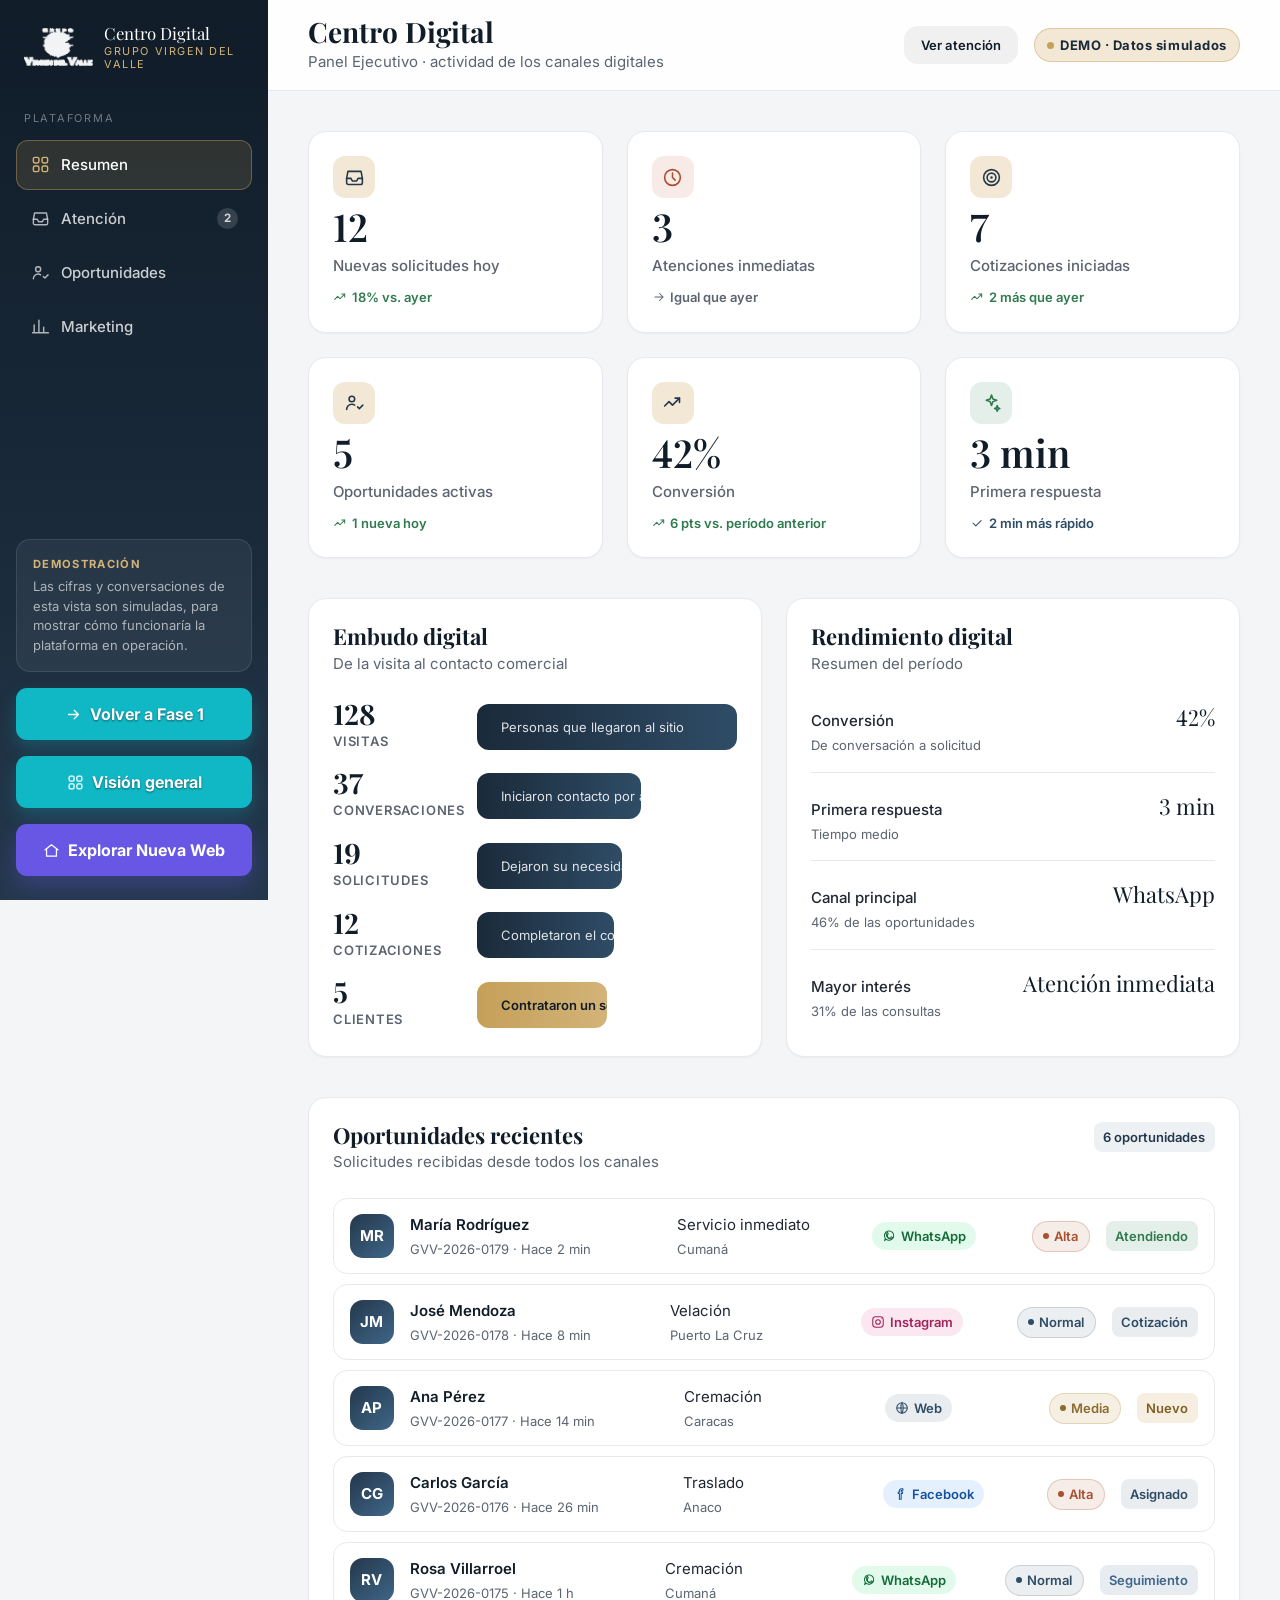
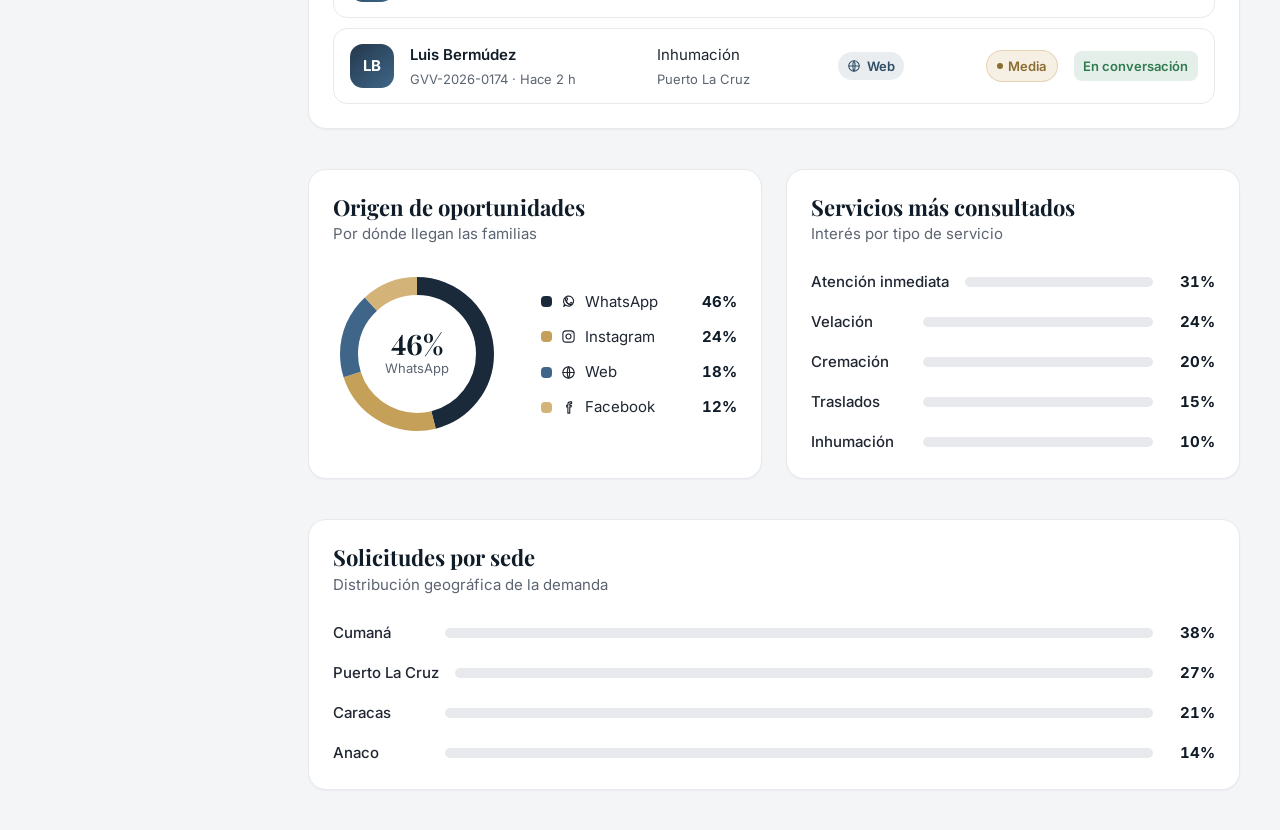
<file: dashboard-demo.html>
<!doctype html>
<html lang="es">
<head>
  <meta charset="UTF-8" />
  <meta name="viewport" content="width=device-width, initial-scale=1" />
  <title>Centro Digital · Panel Ejecutivo (demo) | Grupo Virgen del Valle</title>
  <meta name="description" content="Demostración del panel ejecutivo del Centro Digital de Grupo Virgen del Valle: solicitudes, embudo comercial, oportunidades y origen de los contactos. Datos simulados." />
  <meta name="robots" content="noindex, nofollow" />
  <link rel="icon" type="image/svg+xml" href="assets/img/favicon.svg" />

  <link rel="preconnect" href="https://fonts.googleapis.com" />
  <link rel="preconnect" href="https://fonts.gstatic.com" crossorigin />
  <link href="https://fonts.googleapis.com/css2?family=Playfair+Display:ital,wght@0,400;0,600;0,700&family=Inter:wght@400;500;600;700;800&display=swap" rel="stylesheet" />

  <link rel="stylesheet" href="css/tokens.css" />
  <link rel="stylesheet" href="css/main.css" />
  <link rel="stylesheet" href="css/demo-dashboard.css" />
  <link rel="stylesheet" href="css/propuesta-context.css" />
</head>
<body class="app-body">
  <a class="skip-link" href="#app-content">Saltar al contenido</a>

  <div class="app-shell">
    <aside class="app-sidebar" id="app-sidebar"></aside>

    <div class="app-main">
      <header class="app-topbar">
        <div class="app-topbar__titles">
          <h1>Centro Digital</h1>
          <p>Panel Ejecutivo · actividad de los canales digitales</p>
        </div>
        <div class="app-topbar__actions">
          <span id="demo-reset-host"></span>
          <a class="btn btn-ghost btn-sm" href="centro-atencion-demo.html">Ver atención</a>
          <span class="demo-chip">DEMO · Datos simulados</span>
        </div>
      </header>

      <main class="app-content" id="app-content">
        <!-- KPIs -->
        <section aria-labelledby="kpi-title">
          <h2 id="kpi-title" class="sr-only">Indicadores del día</h2>
          <div class="kpi-grid" id="kpi-grid"></div>
        </section>

        <!-- Embudo + rendimiento -->
        <section class="section-grid section-grid--2">
          <div class="panel">
            <div class="panel__header">
              <div>
                <h2>Embudo digital</h2>
                <p>De la visita al contacto comercial</p>
              </div>
            </div>
            <div class="funnel" id="funnel"></div>
          </div>

          <div class="panel">
            <div class="panel__header">
              <div>
                <h2>Rendimiento digital</h2>
                <p>Resumen del período</p>
              </div>
            </div>
            <div class="metric-list" id="performance-list"></div>
          </div>
        </section>

        <!-- Oportunidades -->
        <section class="panel" id="oportunidades">
          <div class="panel__header">
            <div>
              <h2>Oportunidades recientes</h2>
              <p>Solicitudes recibidas desde todos los canales</p>
            </div>
            <span class="status-pill" id="lead-count"></span>
          </div>
          <div class="lead-list" id="lead-list"></div>
        </section>

        <!-- Marketing -->
        <section id="marketing" class="section-grid section-grid--2">
          <div class="panel">
            <div class="panel__header">
              <div>
                <h2>Origen de oportunidades</h2>
                <p>Por dónde llegan las familias</p>
              </div>
            </div>
            <div class="donut-wrap" id="channel-donut"></div>
          </div>

          <div class="panel">
            <div class="panel__header">
              <div>
                <h2>Servicios más consultados</h2>
                <p>Interés por tipo de servicio</p>
              </div>
            </div>
            <div class="bar-list" id="top-services"></div>
          </div>
        </section>

        <section class="panel">
          <div class="panel__header">
            <div>
              <h2>Solicitudes por sede</h2>
              <p>Distribución geográfica de la demanda</p>
            </div>
          </div>
          <div class="bar-list" id="by-location"></div>
        </section>
      </main>
    </div>
  </div>

  <script src="data/config.js"></script>
  <script src="data/demo-metrics.js"></script>
  <script src="data/demo-leads.js"></script>
  <script src="data/demo-conversations.js"></script>
  <script src="js/icons.js"></script>
  <script src="js/demo-store.js"></script>
  <script src="js/demo-shell.js"></script>
  <script>window.DEMO_PAGE = "resumen";</script>
  <script src="js/dashboard.js"></script>
</body>
</html>
</file>
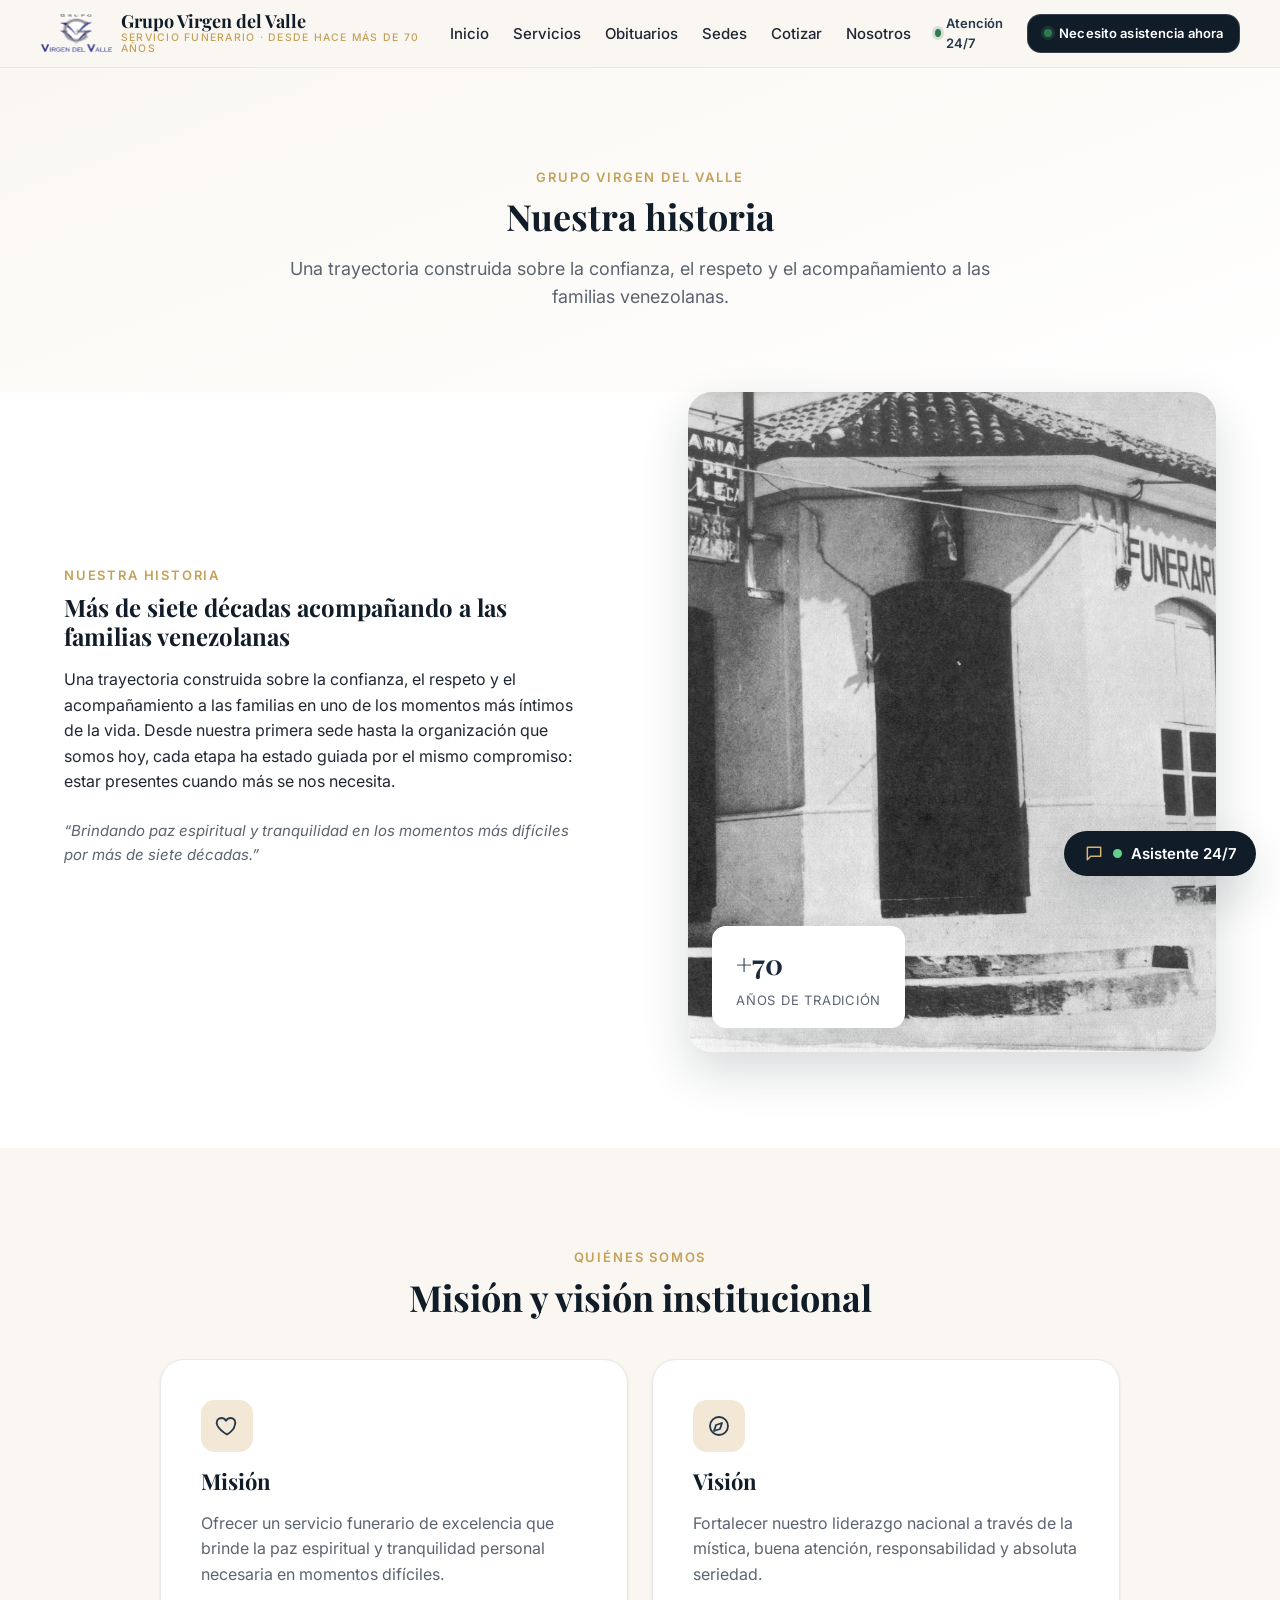
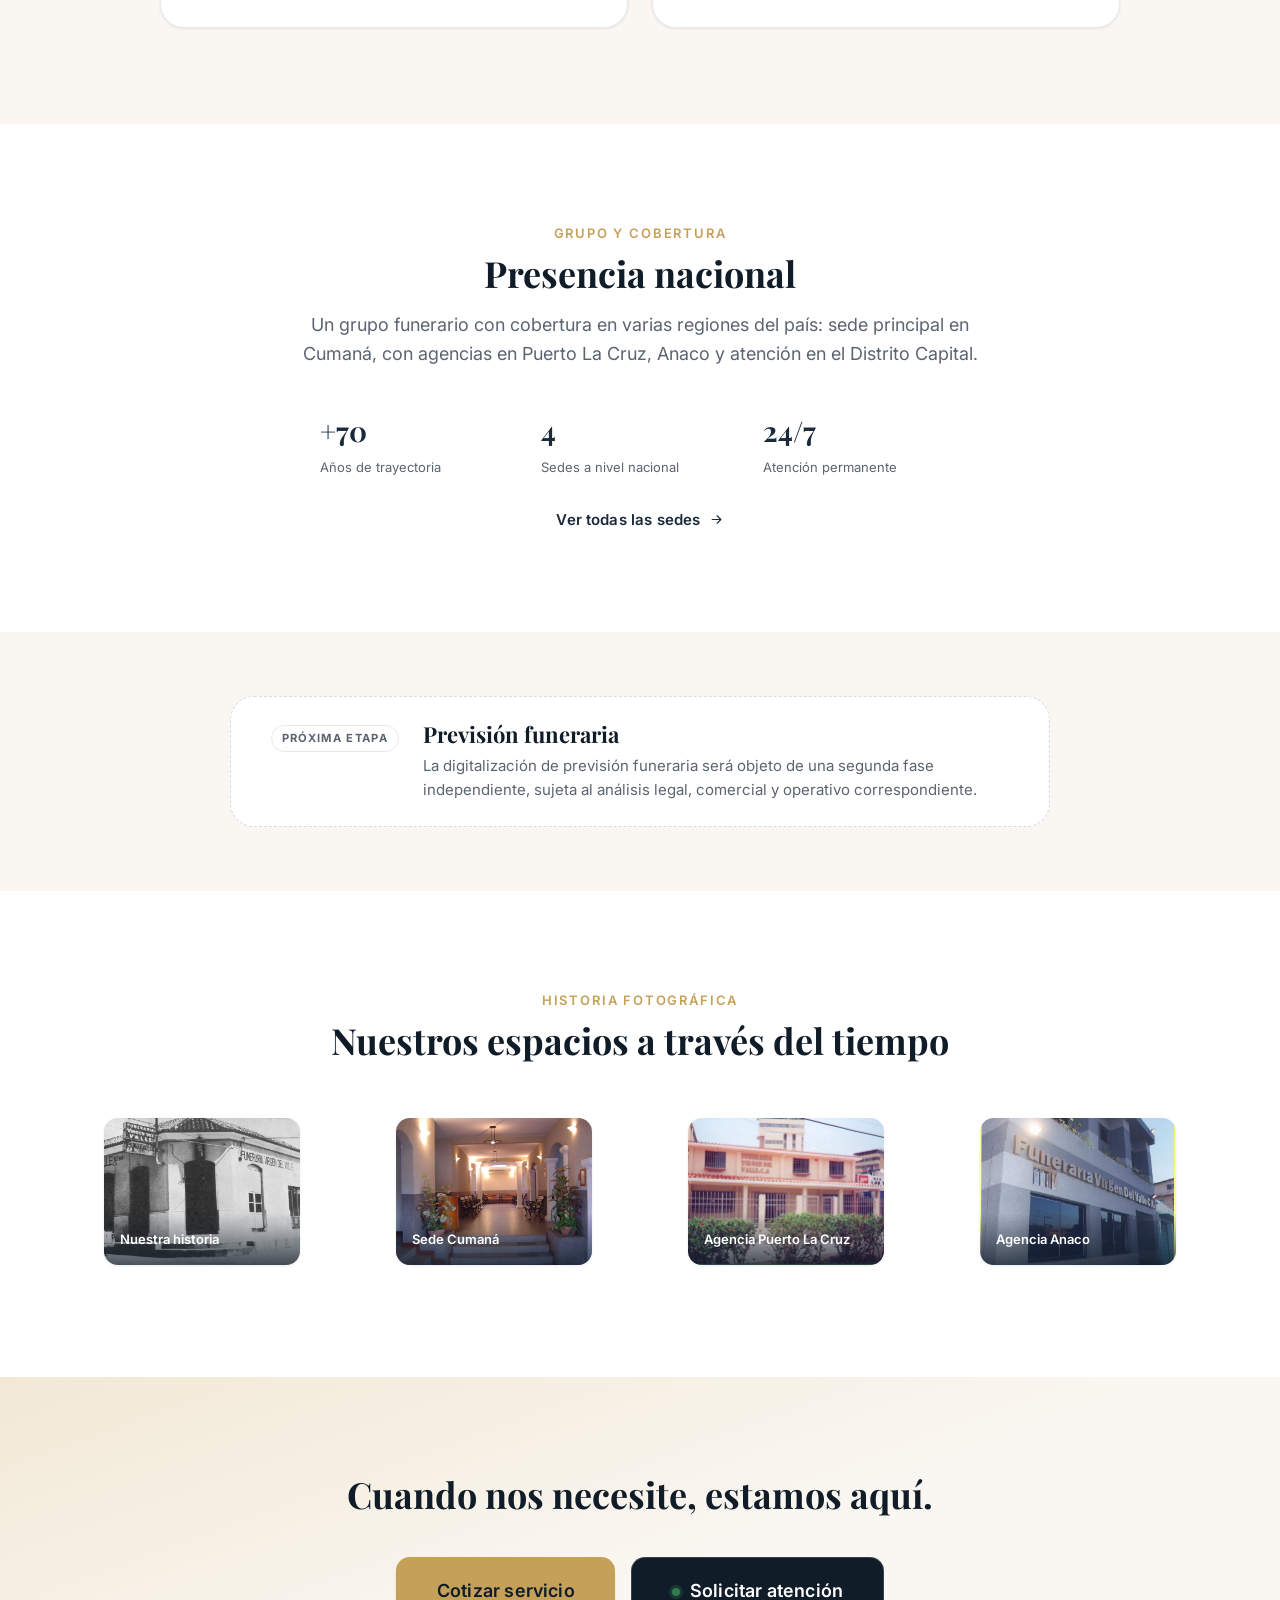
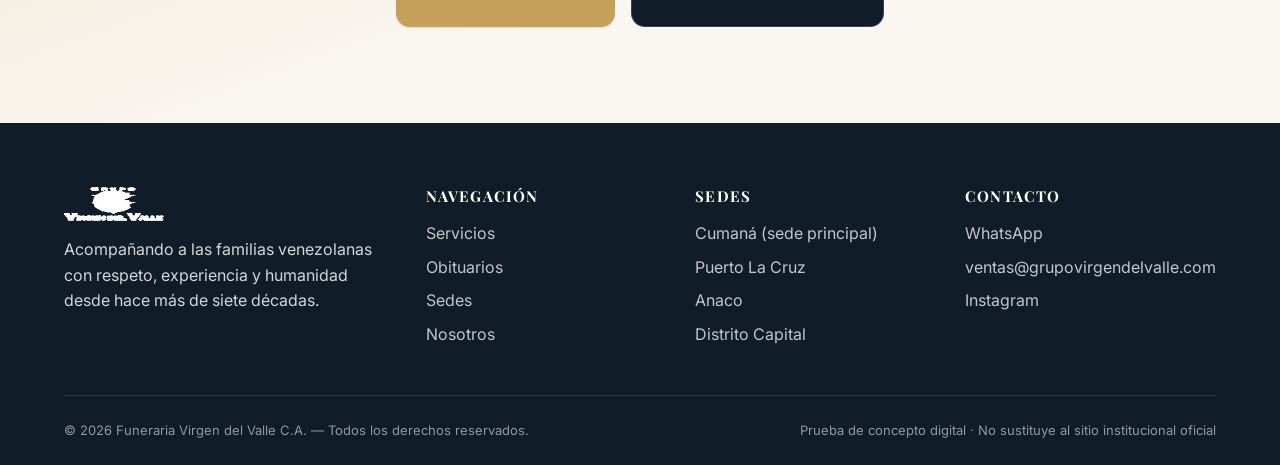
<file: nosotros.html>
<!doctype html>
<html lang="es">
<head>
  <meta charset="UTF-8" />
  <meta name="viewport" content="width=device-width, initial-scale=1" />
  <title>Nosotros | Grupo Virgen del Valle</title>
  <meta name="description" content="Más de siete décadas acompañando a las familias venezolanas. Conozca la historia, la misión y la visión de Grupo Virgen del Valle, y su presencia a nivel nacional." />
  <link rel="canonical" href="https://elipsoftdev.github.io/grupo-virgen-del-valle-poc/nosotros.html" />
  <link rel="icon" type="image/svg+xml" href="assets/img/favicon.svg" />

  <link rel="preconnect" href="https://fonts.googleapis.com" />
  <link rel="preconnect" href="https://fonts.gstatic.com" crossorigin />
  <link href="https://fonts.googleapis.com/css2?family=Playfair+Display:ital,wght@0,400;0,600;0,700;1,400&family=Inter:wght@400;500;600;700&display=swap" rel="stylesheet" />

  <link rel="stylesheet" href="css/tokens.css" />
  <link rel="stylesheet" href="css/main.css" />
  <link rel="stylesheet" href="css/components.css" />
</head>
<body>
  <a class="skip-link" href="#main-content">Saltar al contenido principal</a>

  <header class="site-header">
    <div class="container site-header__bar">
      <a class="brand" href="index.html">
        <img src="assets/img/logo.png" alt="Logo Grupo Virgen del Valle" width="120" height="66" />
        <span class="brand-text">Grupo Virgen del Valle<small>Servicio funerario · Desde hace más de 70 años</small></span>
      </a>

      <button id="nav-toggle" class="nav-toggle" aria-label="Abrir menú de navegación" aria-expanded="false" aria-controls="main-nav">
        <svg class="icon" viewBox="0 0 24 24" aria-hidden="true"><path d="M4 7h16M4 12h16M4 17h16"/></svg>
      </button>

      <nav id="main-nav" class="main-nav" aria-label="Navegación principal">
        <ul class="main-nav__list">
          <li><a href="index.html">Inicio</a></li>
          <li><a href="index.html#servicios">Servicios</a></li>
          <li><a href="obituarios.html">Obituarios</a></li>
          <li><a href="index.html#sedes">Sedes</a></li>
          <li><a href="cotizar.html">Cotizar</a></li>
          <li><a href="nosotros.html" aria-current="page">Nosotros</a></li>
        </ul>
        <div class="header-actions">
          <span class="header-badge"><span class="dot"></span> Atención 24/7</span>
          <a href="#" class="btn btn-emergency btn-sm" data-open-assistant="urgent">Necesito asistencia ahora</a>
        </div>
      </nav>
      <div class="header-actions header-actions--desktop">
        <span class="header-badge"><span class="dot"></span> Atención 24/7</span>
        <a href="#" class="btn btn-emergency btn-sm" data-open-assistant="urgent">Necesito asistencia ahora</a>
      </div>
    </div>
  </header>
  <div id="nav-scrim" class="nav-scrim"></div>

  <main id="main-content">
    <section class="section page-hero">
      <div class="container">
        <div class="section-header reveal">
          <span class="section-eyebrow">Grupo Virgen del Valle</span>
          <h1>Nuestra historia</h1>
          <p>Una trayectoria construida sobre la confianza, el respeto y el acompañamiento a las familias venezolanas.</p>
        </div>
      </div>
    </section>

    <!-- HISTORIA -->
    <section class="section section--surface page-hero-tight">
      <div class="container trayectoria">
        <div class="reveal">
          <span class="section-eyebrow">Nuestra historia</span>
          <h2 data-trayectoria-title>Más de siete décadas acompañando a las familias venezolanas</h2>
          <p data-trayectoria-body>Una trayectoria construida sobre la confianza, el respeto y el acompañamiento a las familias en uno de los momentos más íntimos de la vida.</p>
          <p class="trayectoria__note" data-historic-tagline>“Brindando paz espiritual y tranquilidad en los momentos más difíciles por más de siete décadas.”</p>
        </div>
        <div class="trayectoria__media reveal">
          <img src="assets/img/fachada-historica.jpg" alt="Fachada histórica de la primera sede de Grupo Virgen del Valle" width="800" height="1000" loading="lazy" />
          <div class="trayectoria__badge">
            <strong>+70</strong>
            <span>Años de tradición</span>
          </div>
        </div>
      </div>
    </section>

    <!-- MISIÓN Y VISIÓN -->
    <section class="section">
      <div class="container">
        <div class="section-header reveal">
          <span class="section-eyebrow">Quiénes somos</span>
          <h2>Misión y visión institucional</h2>
        </div>
        <div class="mv-grid">
          <article class="card mv-card reveal">
            <div class="icon-badge" aria-hidden="true"><svg class="icon" viewBox="0 0 24 24"><path d="M12 20.5s-7.5-4.6-9.7-9.2C.7 7.6 2.6 4 6.3 4c2.1 0 3.7 1.1 4.7 2.7C12 5.1 13.6 4 15.7 4c3.7 0 5.6 3.6 4 7.3C19.5 15.9 12 20.5 12 20.5Z"/></svg></div>
            <h3>Misión</h3>
            <p data-mission>Ofrecer un servicio funerario de excelencia que brinde la paz espiritual y tranquilidad personal necesaria en momentos difíciles.</p>
          </article>
          <article class="card mv-card reveal">
            <div class="icon-badge" aria-hidden="true"><svg class="icon" viewBox="0 0 24 24"><circle cx="12" cy="12" r="9"/><path d="m15 9-2 6-6 2 2-6z"/></svg></div>
            <h3>Visión</h3>
            <p data-vision>Fortalecer nuestro liderazgo nacional a través de la mística, buena atención, responsabilidad y absoluta seriedad.</p>
          </article>
        </div>
      </div>
    </section>

    <!-- PRESENCIA NACIONAL -->
    <section class="section section--surface">
      <div class="container">
        <div class="section-header reveal">
          <span class="section-eyebrow">Grupo y cobertura</span>
          <h2>Presencia nacional</h2>
          <p>Un grupo funerario con cobertura en varias regiones del país: sede principal en Cumaná, con agencias en Puerto La Cruz, Anaco y atención en el Distrito Capital.</p>
        </div>
        <div class="hero__stats reveal" style="max-width: 640px; margin: 0 auto; border-top: none; padding-top: 0;">
          <div class="hero__stat"><strong>+70</strong><span>Años de trayectoria</span></div>
          <div class="hero__stat"><strong>4</strong><span>Sedes a nivel nacional</span></div>
          <div class="hero__stat"><strong>24/7</strong><span>Atención permanente</span></div>
        </div>
        <div class="section-cta reveal">
          <a href="index.html#sedes" class="btn btn-arrow">Ver todas las sedes <svg class="icon icon--arrow" viewBox="0 0 24 24" aria-hidden="true"><path d="M5 12h14M13 6l6 6-6 6"/></svg></a>
        </div>
      </div>
    </section>

    <!-- PREVISIÓN: PRÓXIMA ETAPA -->
    <section class="section section--tight" id="prevision-info">
      <div class="container">
        <div class="next-stage reveal">
          <span class="next-stage__tag">Próxima etapa</span>
          <div>
            <h2>Previsión funeraria</h2>
            <p>La digitalización de previsión funeraria será objeto de una segunda fase independiente, sujeta al análisis legal, comercial y operativo correspondiente.</p>
          </div>
        </div>
      </div>
    </section>

    <!-- HISTORIA FOTOGRÁFICA -->
    <section class="section section--surface">
      <div class="container">
        <div class="section-header reveal">
          <span class="section-eyebrow">Historia fotográfica</span>
          <h2>Nuestros espacios a través del tiempo</h2>
        </div>
        <div class="gallery-grid" id="gallery-grid"></div>
      </div>
    </section>

    <!-- CTA FINAL -->
    <section class="section section--primary final-cta">
      <div class="container final-cta__inner reveal">
        <h2>Cuando nos necesite, estamos aquí.</h2>
        <div class="final-cta__actions">
          <a href="cotizar.html" class="btn btn-primary btn-lg">Cotizar servicio</a>
          <a href="#" class="btn btn-emergency btn-lg" data-open-assistant="urgent">Solicitar atención</a>
        </div>
      </div>
    </section>
  </main>

  <footer class="site-footer">
    <div class="container">
      <div class="footer-grid">
        <div>
          <a class="footer-brand" href="index.html">
            <img src="assets/img/logo.png" alt="Grupo Virgen del Valle" width="100" height="55" />
          </a>
          <p style="max-width: 32ch;">Acompañando a las familias venezolanas con respeto, experiencia y humanidad desde hace más de siete décadas.</p>
        </div>
        <div>
          <h4>Navegación</h4>
          <ul>
            <li><a href="index.html#servicios">Servicios</a></li>
            <li><a href="obituarios.html">Obituarios</a></li>
            <li><a href="index.html#sedes">Sedes</a></li>
            <li><a href="nosotros.html">Nosotros</a></li>
          </ul>
        </div>
        <div>
          <h4>Sedes</h4>
          <ul>
            <li><a href="index.html#sede-cumana">Cumaná (sede principal)</a></li>
            <li><a href="index.html#sede-puerto-la-cruz">Puerto La Cruz</a></li>
            <li><a href="index.html#sede-anaco">Anaco</a></li>
            <li><a href="index.html#sede-caracas">Distrito Capital</a></li>
          </ul>
        </div>
        <div>
          <h4>Contacto</h4>
          <ul>
            <li><a id="footer-whatsapp" href="#" target="_blank" rel="noopener">WhatsApp</a></li>
            <li><a href="mailto:ventas@grupovirgendelvalle.com">ventas@grupovirgendelvalle.com</a></li>
            <li><a href="https://www.instagram.com/grupovirgendelvalle/" target="_blank" rel="noopener">Instagram</a></li>
          </ul>
        </div>
      </div>
      <div class="footer-bottom">
        <span>© <span id="footer-year">2026</span> Funeraria Virgen del Valle C.A. — Todos los derechos reservados.</span>
        <span>Prueba de concepto digital · No sustituye al sitio institucional oficial</span>
      </div>
    </div>
  </footer>

  <button id="assistant-launcher" class="assistant-launcher" aria-haspopup="dialog" aria-expanded="false" aria-controls="assistant-panel">
    <svg class="icon" viewBox="0 0 24 24" aria-hidden="true"><path d="M4 5h16v11H8l-4 4Z"/></svg>
    <span class="pulse" aria-hidden="true"></span>
    <span class="label">Asistente 24/7</span>
  </button>

  <div id="assistant-panel" class="assistant-panel" role="dialog" aria-modal="false" aria-labelledby="assistant-title" aria-hidden="true">
    <div class="assistant-panel__header">
      <div>
        <h3 id="assistant-title">Asistente Virgen del Valle</h3>
        <p>Orientación digital 24/7</p>
      </div>
      <button id="assistant-close" class="assistant-panel__close" aria-label="Cerrar asistente">✕</button>
    </div>
    <div id="assistant-body" class="assistant-panel__body" aria-live="polite"></div>
    <div class="assistant-panel__footer">Respuestas guiadas, con escalamiento a un asesor humano</div>
  </div>

  <div id="obituary-modal" class="modal-overlay">
    <div class="modal" role="dialog" aria-modal="true" tabindex="-1">
      <button class="modal__close" aria-label="Cerrar">✕</button>
      <div id="obituary-modal-content"></div>
    </div>
  </div>
  <div id="info-modal" class="modal-overlay">
    <div class="modal" role="dialog" aria-modal="true" tabindex="-1">
      <button class="modal__close" aria-label="Cerrar">✕</button>
      <div id="info-modal-content"></div>
    </div>
  </div>

  <script src="data/config.js"></script>
  <script src="data/company.js"></script>
  <script src="data/locations.js"></script>
  <script src="data/services.js"></script>
  <script src="data/demo-obituaries.js"></script>
  <script src="js/icons.js"></script>
  <script src="js/demo-store.js"></script>
  <script src="js/render.js"></script>
  <script src="js/quote.js"></script>
  <script src="js/assistant.js"></script>
  <script src="js/main.js"></script>
</body>
</html>
</file>
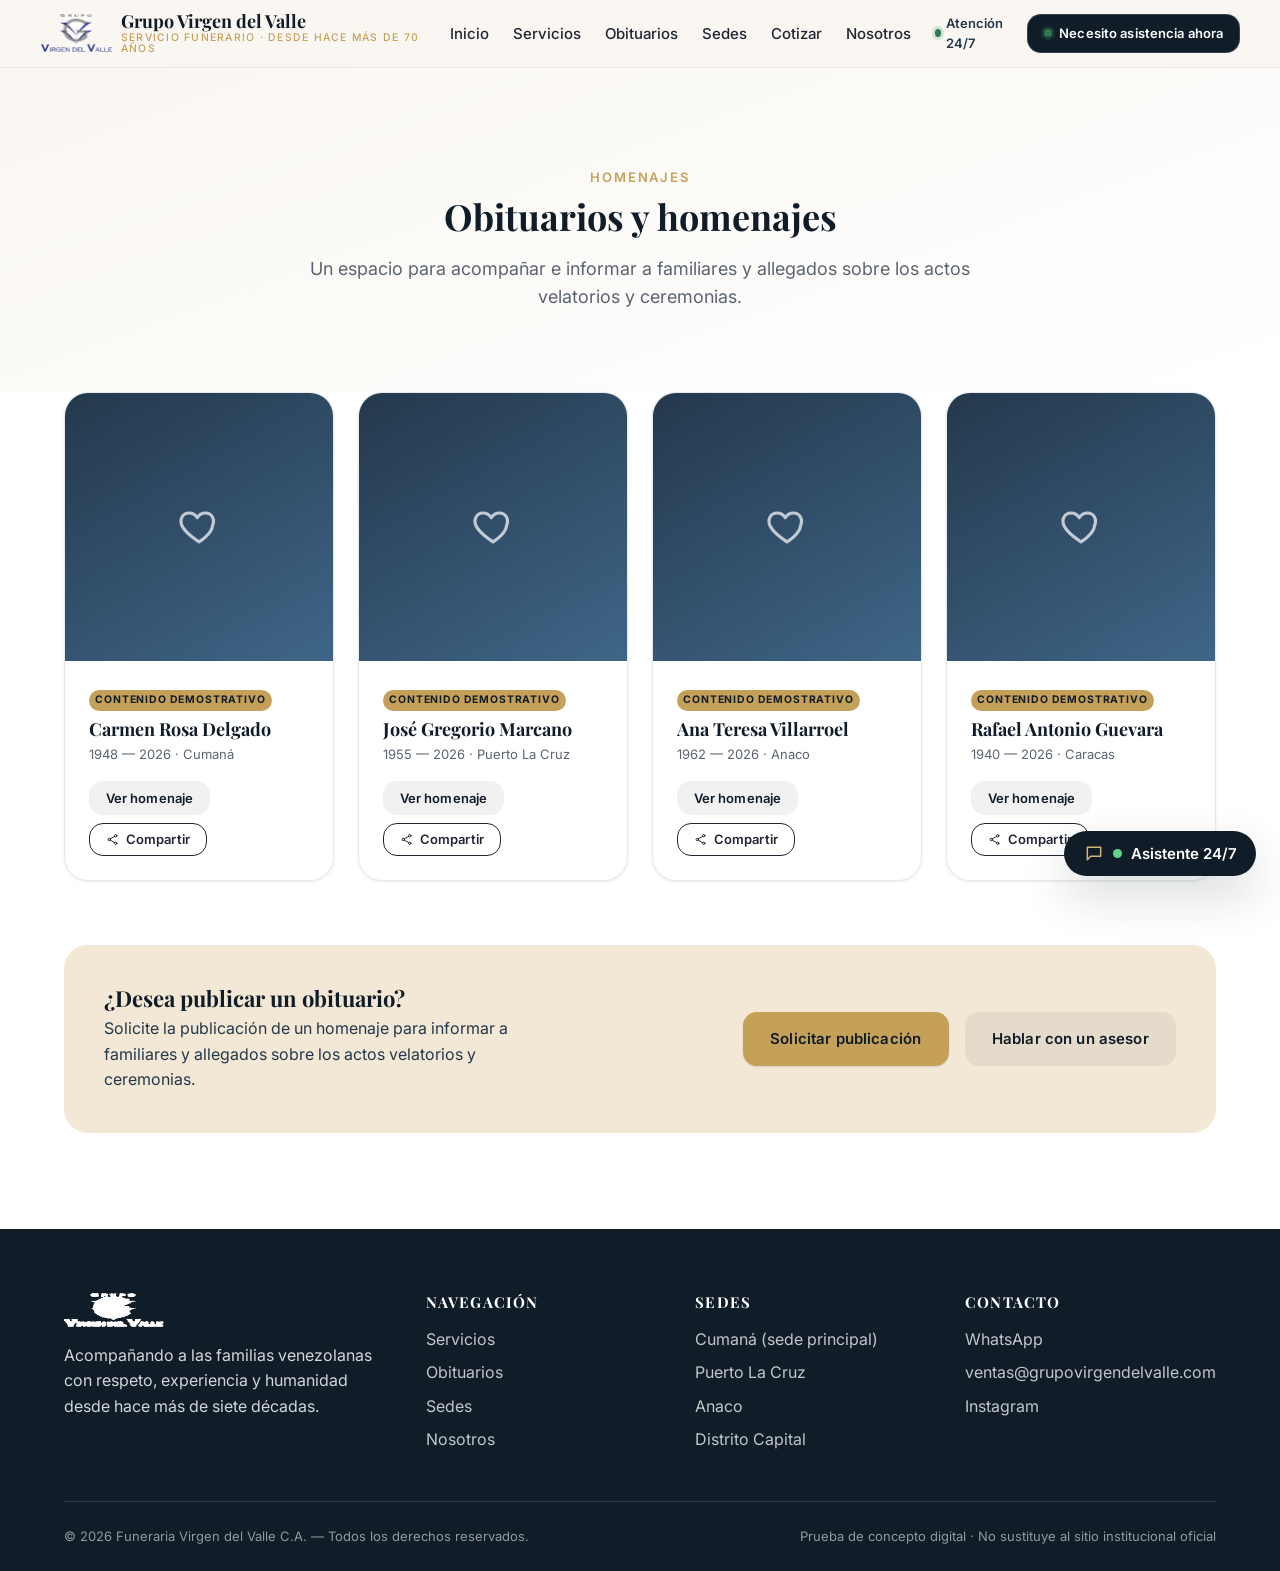
<file: obituarios.html>
<!doctype html>
<html lang="es">
<head>
  <meta charset="UTF-8" />
  <meta name="viewport" content="width=device-width, initial-scale=1" />
  <title>Obituarios y homenajes | Grupo Virgen del Valle</title>
  <meta name="description" content="Consulte los obituarios y homenajes de Grupo Virgen del Valle, o solicite la publicación de un homenaje para informar a familiares y allegados." />
  <link rel="canonical" href="https://elipsoftdev.github.io/grupo-virgen-del-valle-poc/obituarios.html" />
  <link rel="icon" type="image/svg+xml" href="assets/img/favicon.svg" />

  <link rel="preconnect" href="https://fonts.googleapis.com" />
  <link rel="preconnect" href="https://fonts.gstatic.com" crossorigin />
  <link href="https://fonts.googleapis.com/css2?family=Playfair+Display:ital,wght@0,400;0,600;0,700;1,400&family=Inter:wght@400;500;600;700&display=swap" rel="stylesheet" />

  <link rel="stylesheet" href="css/tokens.css" />
  <link rel="stylesheet" href="css/main.css" />
  <link rel="stylesheet" href="css/components.css" />
</head>
<body>
  <a class="skip-link" href="#main-content">Saltar al contenido principal</a>

  <header class="site-header">
    <div class="container site-header__bar">
      <a class="brand" href="index.html">
        <img src="assets/img/logo.png" alt="Logo Grupo Virgen del Valle" width="120" height="66" />
        <span class="brand-text">Grupo Virgen del Valle<small>Servicio funerario · Desde hace más de 70 años</small></span>
      </a>

      <button id="nav-toggle" class="nav-toggle" aria-label="Abrir menú de navegación" aria-expanded="false" aria-controls="main-nav">
        <svg class="icon" viewBox="0 0 24 24" aria-hidden="true"><path d="M4 7h16M4 12h16M4 17h16"/></svg>
      </button>

      <nav id="main-nav" class="main-nav" aria-label="Navegación principal">
        <ul class="main-nav__list">
          <li><a href="index.html">Inicio</a></li>
          <li><a href="index.html#servicios">Servicios</a></li>
          <li><a href="obituarios.html" aria-current="page">Obituarios</a></li>
          <li><a href="index.html#sedes">Sedes</a></li>
          <li><a href="cotizar.html">Cotizar</a></li>
          <li><a href="nosotros.html">Nosotros</a></li>
        </ul>
        <div class="header-actions">
          <span class="header-badge"><span class="dot"></span> Atención 24/7</span>
          <a href="#" class="btn btn-emergency btn-sm" data-open-assistant="urgent">Necesito asistencia ahora</a>
        </div>
      </nav>
      <div class="header-actions header-actions--desktop">
        <span class="header-badge"><span class="dot"></span> Atención 24/7</span>
        <a href="#" class="btn btn-emergency btn-sm" data-open-assistant="urgent">Necesito asistencia ahora</a>
      </div>
    </div>
  </header>
  <div id="nav-scrim" class="nav-scrim"></div>

  <main id="main-content">
    <section class="section page-hero">
      <div class="container">
        <div class="section-header reveal">
          <span class="section-eyebrow">Homenajes</span>
          <h1>Obituarios y homenajes</h1>
          <p>Un espacio para acompañar e informar a familiares y allegados sobre los actos velatorios y ceremonias.</p>
        </div>
      </div>
    </section>

    <section class="section section--surface page-hero-tight">
      <div class="container">
        <div class="obituaries-grid" id="obituaries-grid"></div>

        <div class="obituary-request-banner reveal">
          <div>
            <h3>¿Desea publicar un obituario?</h3>
            <p>Solicite la publicación de un homenaje para informar a familiares y allegados sobre los actos velatorios y ceremonias.</p>
          </div>
          <div class="obituary-request-banner__ctas">
            <a href="solicitar-obituario.html" class="btn btn-primary">Solicitar publicación</a>
            <a href="#" class="btn btn-ghost" data-open-assistant="human">Hablar con un asesor</a>
          </div>
        </div>
      </div>
    </section>
  </main>

  <footer class="site-footer">
    <div class="container">
      <div class="footer-grid">
        <div>
          <a class="footer-brand" href="index.html">
            <img src="assets/img/logo.png" alt="Grupo Virgen del Valle" width="100" height="55" />
          </a>
          <p style="max-width: 32ch;">Acompañando a las familias venezolanas con respeto, experiencia y humanidad desde hace más de siete décadas.</p>
        </div>
        <div>
          <h4>Navegación</h4>
          <ul>
            <li><a href="index.html#servicios">Servicios</a></li>
            <li><a href="obituarios.html">Obituarios</a></li>
            <li><a href="index.html#sedes">Sedes</a></li>
            <li><a href="nosotros.html">Nosotros</a></li>
          </ul>
        </div>
        <div>
          <h4>Sedes</h4>
          <ul>
            <li><a href="index.html#sede-cumana">Cumaná (sede principal)</a></li>
            <li><a href="index.html#sede-puerto-la-cruz">Puerto La Cruz</a></li>
            <li><a href="index.html#sede-anaco">Anaco</a></li>
            <li><a href="index.html#sede-caracas">Distrito Capital</a></li>
          </ul>
        </div>
        <div>
          <h4>Contacto</h4>
          <ul>
            <li><a id="footer-whatsapp" href="#" target="_blank" rel="noopener">WhatsApp</a></li>
            <li><a href="mailto:ventas@grupovirgendelvalle.com">ventas@grupovirgendelvalle.com</a></li>
            <li><a href="https://www.instagram.com/grupovirgendelvalle/" target="_blank" rel="noopener">Instagram</a></li>
          </ul>
        </div>
      </div>
      <div class="footer-bottom">
        <span>© <span id="footer-year">2026</span> Funeraria Virgen del Valle C.A. — Todos los derechos reservados.</span>
        <span>Prueba de concepto digital · No sustituye al sitio institucional oficial</span>
      </div>
    </div>
  </footer>

  <button id="assistant-launcher" class="assistant-launcher" aria-haspopup="dialog" aria-expanded="false" aria-controls="assistant-panel">
    <svg class="icon" viewBox="0 0 24 24" aria-hidden="true"><path d="M4 5h16v11H8l-4 4Z"/></svg>
    <span class="pulse" aria-hidden="true"></span>
    <span class="label">Asistente 24/7</span>
  </button>

  <div id="assistant-panel" class="assistant-panel" role="dialog" aria-modal="false" aria-labelledby="assistant-title" aria-hidden="true">
    <div class="assistant-panel__header">
      <div>
        <h3 id="assistant-title">Asistente Virgen del Valle</h3>
        <p>Orientación digital 24/7</p>
      </div>
      <button id="assistant-close" class="assistant-panel__close" aria-label="Cerrar asistente">✕</button>
    </div>
    <div id="assistant-body" class="assistant-panel__body" aria-live="polite"></div>
    <div class="assistant-panel__footer">Respuestas guiadas, con escalamiento a un asesor humano</div>
  </div>

  <div id="obituary-modal" class="modal-overlay">
    <div class="modal" role="dialog" aria-modal="true" tabindex="-1">
      <button class="modal__close" aria-label="Cerrar">✕</button>
      <div id="obituary-modal-content"></div>
    </div>
  </div>
  <div id="info-modal" class="modal-overlay">
    <div class="modal" role="dialog" aria-modal="true" tabindex="-1">
      <button class="modal__close" aria-label="Cerrar">✕</button>
      <div id="info-modal-content"></div>
    </div>
  </div>

  <script src="data/config.js"></script>
  <script src="data/company.js"></script>
  <script src="data/locations.js"></script>
  <script src="data/services.js"></script>
  <script src="data/demo-obituaries.js"></script>
  <script src="js/icons.js"></script>
  <script src="js/demo-store.js"></script>
  <script src="js/render.js"></script>
  <script src="js/quote.js"></script>
  <script src="js/assistant.js"></script>
  <script src="js/main.js"></script>
</body>
</html>
</file>
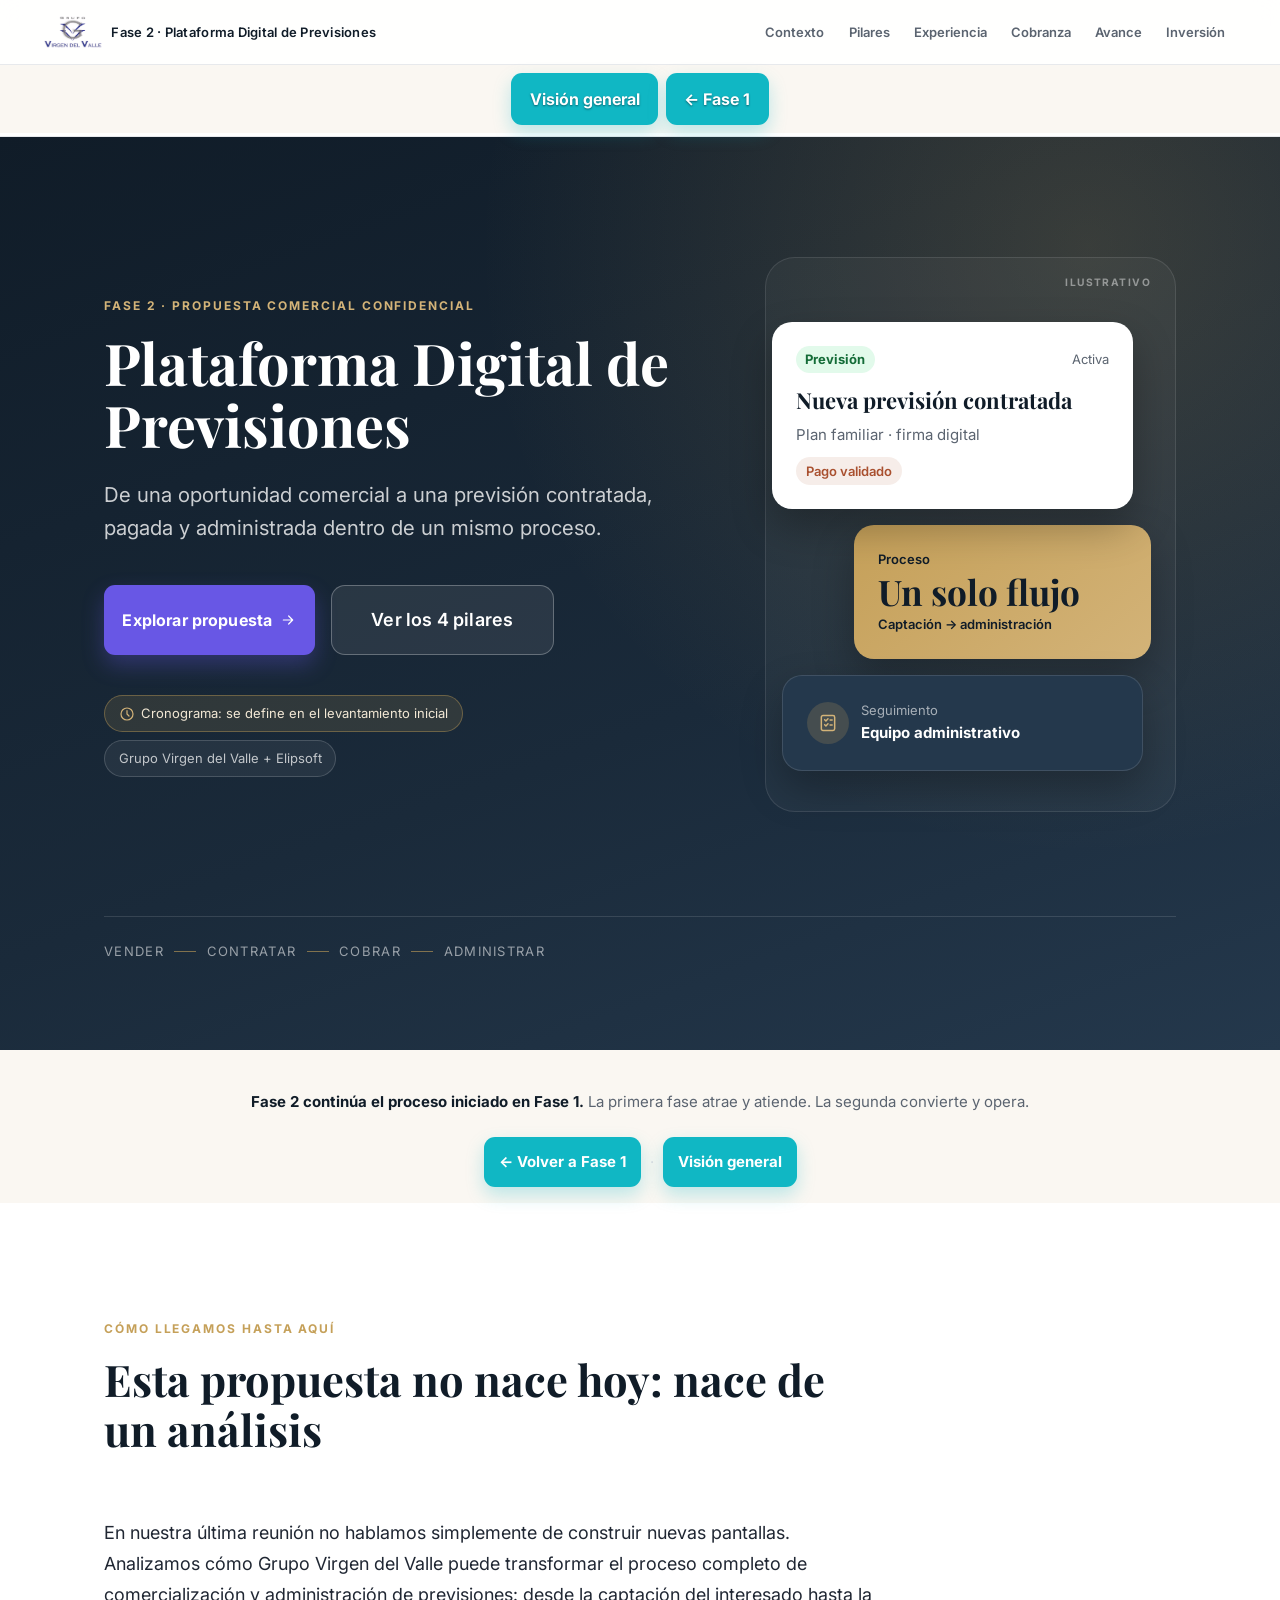
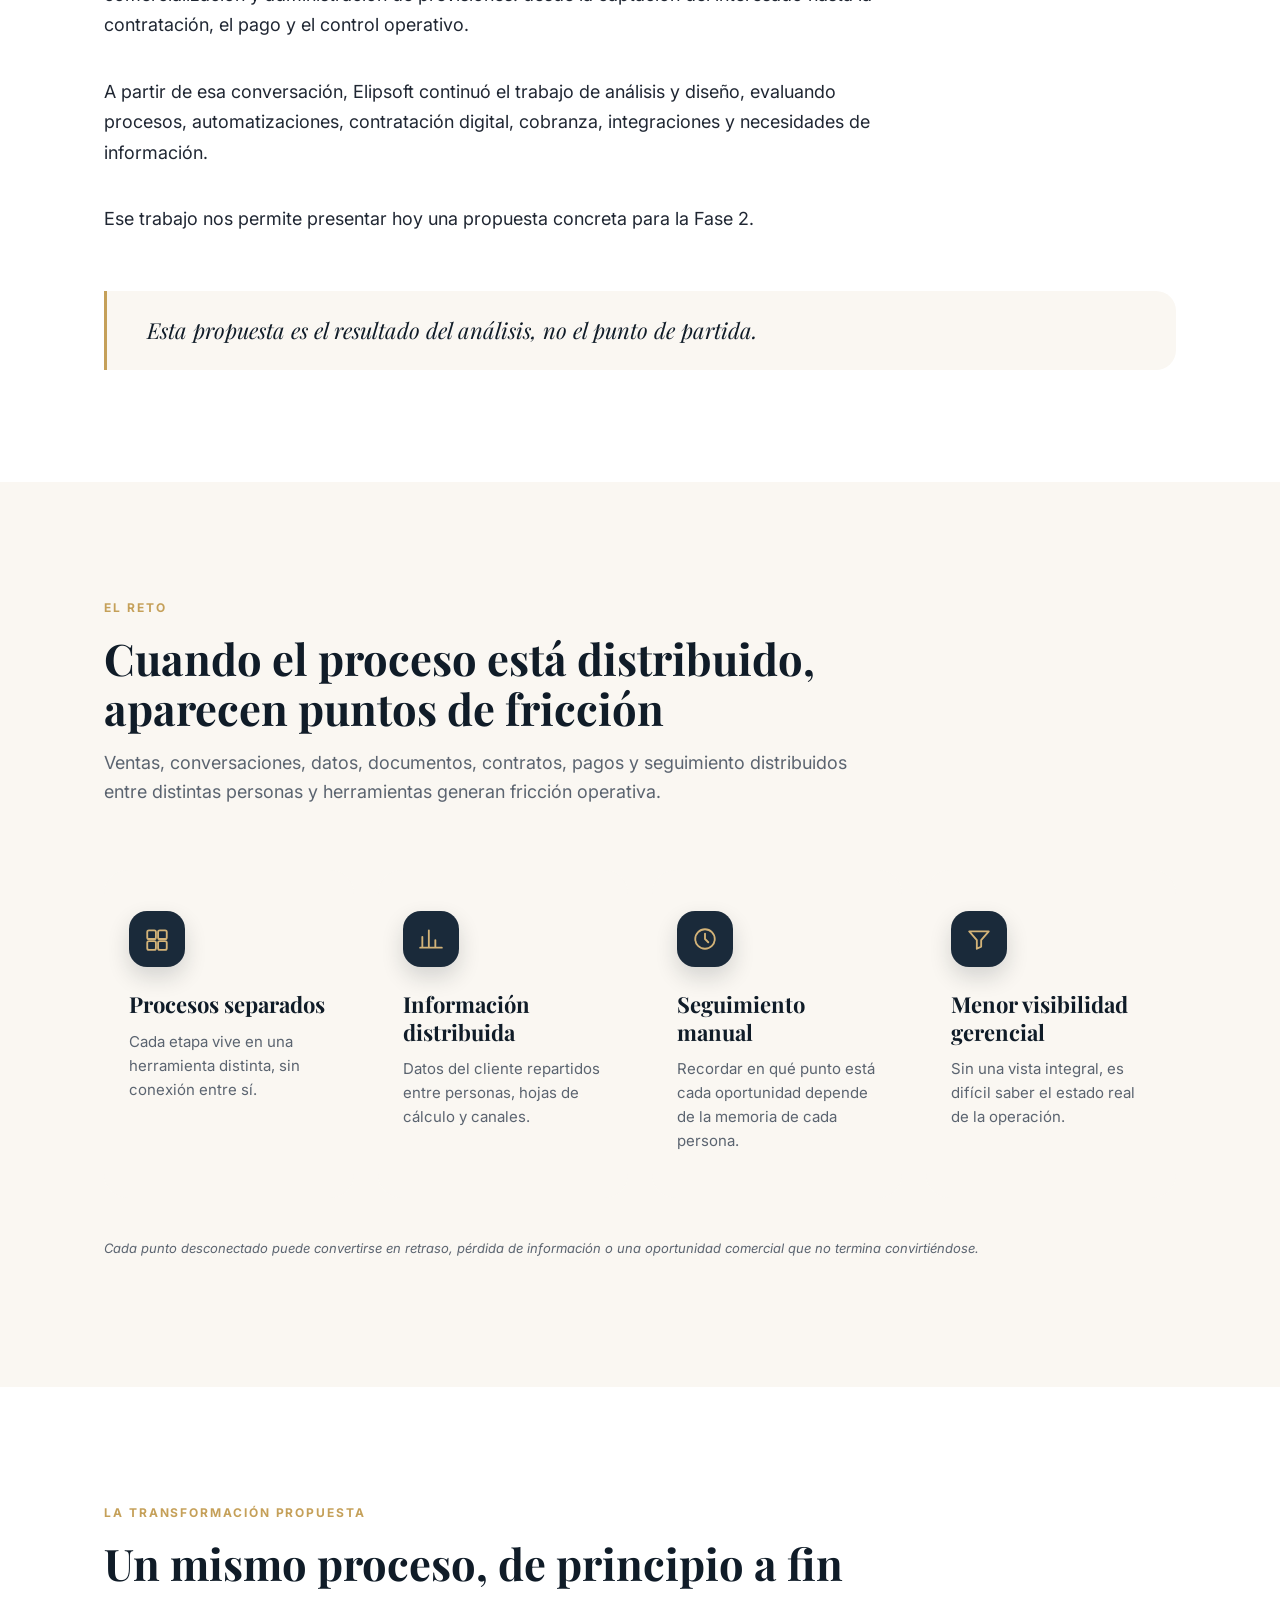
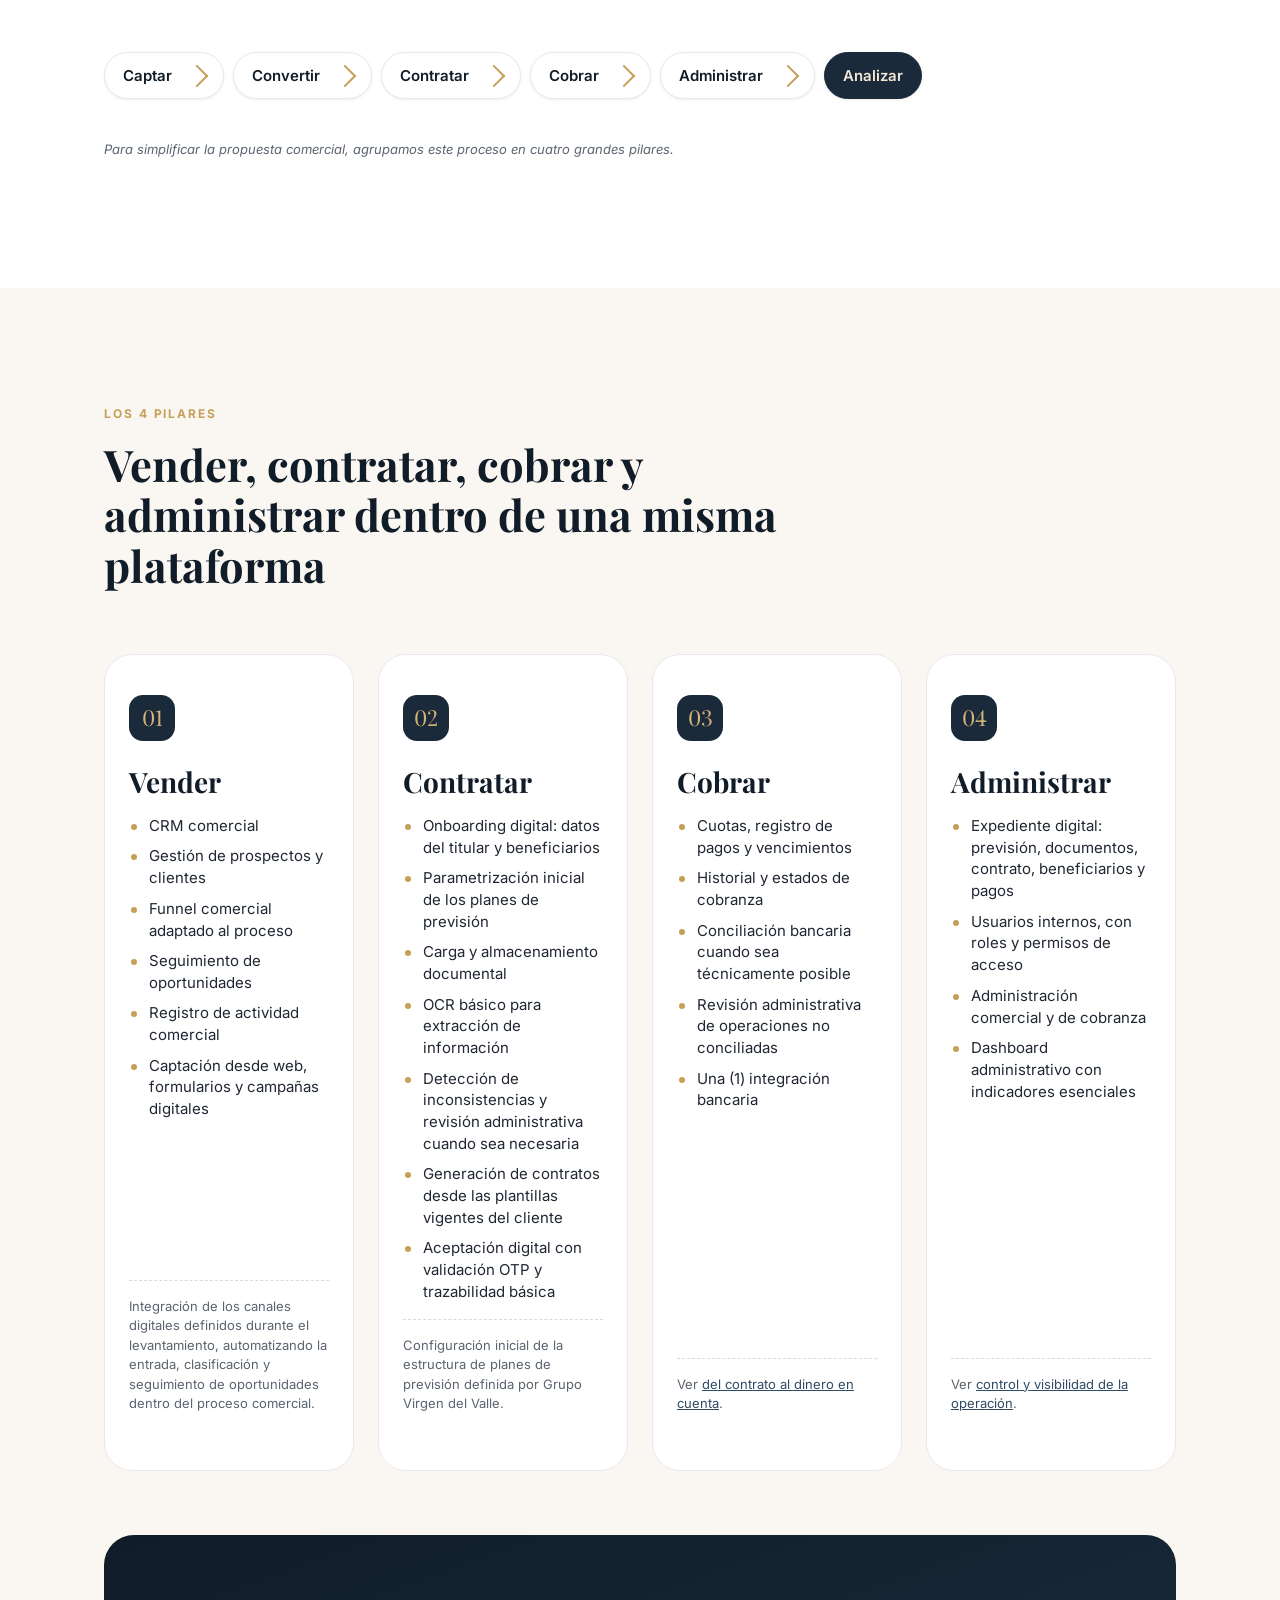
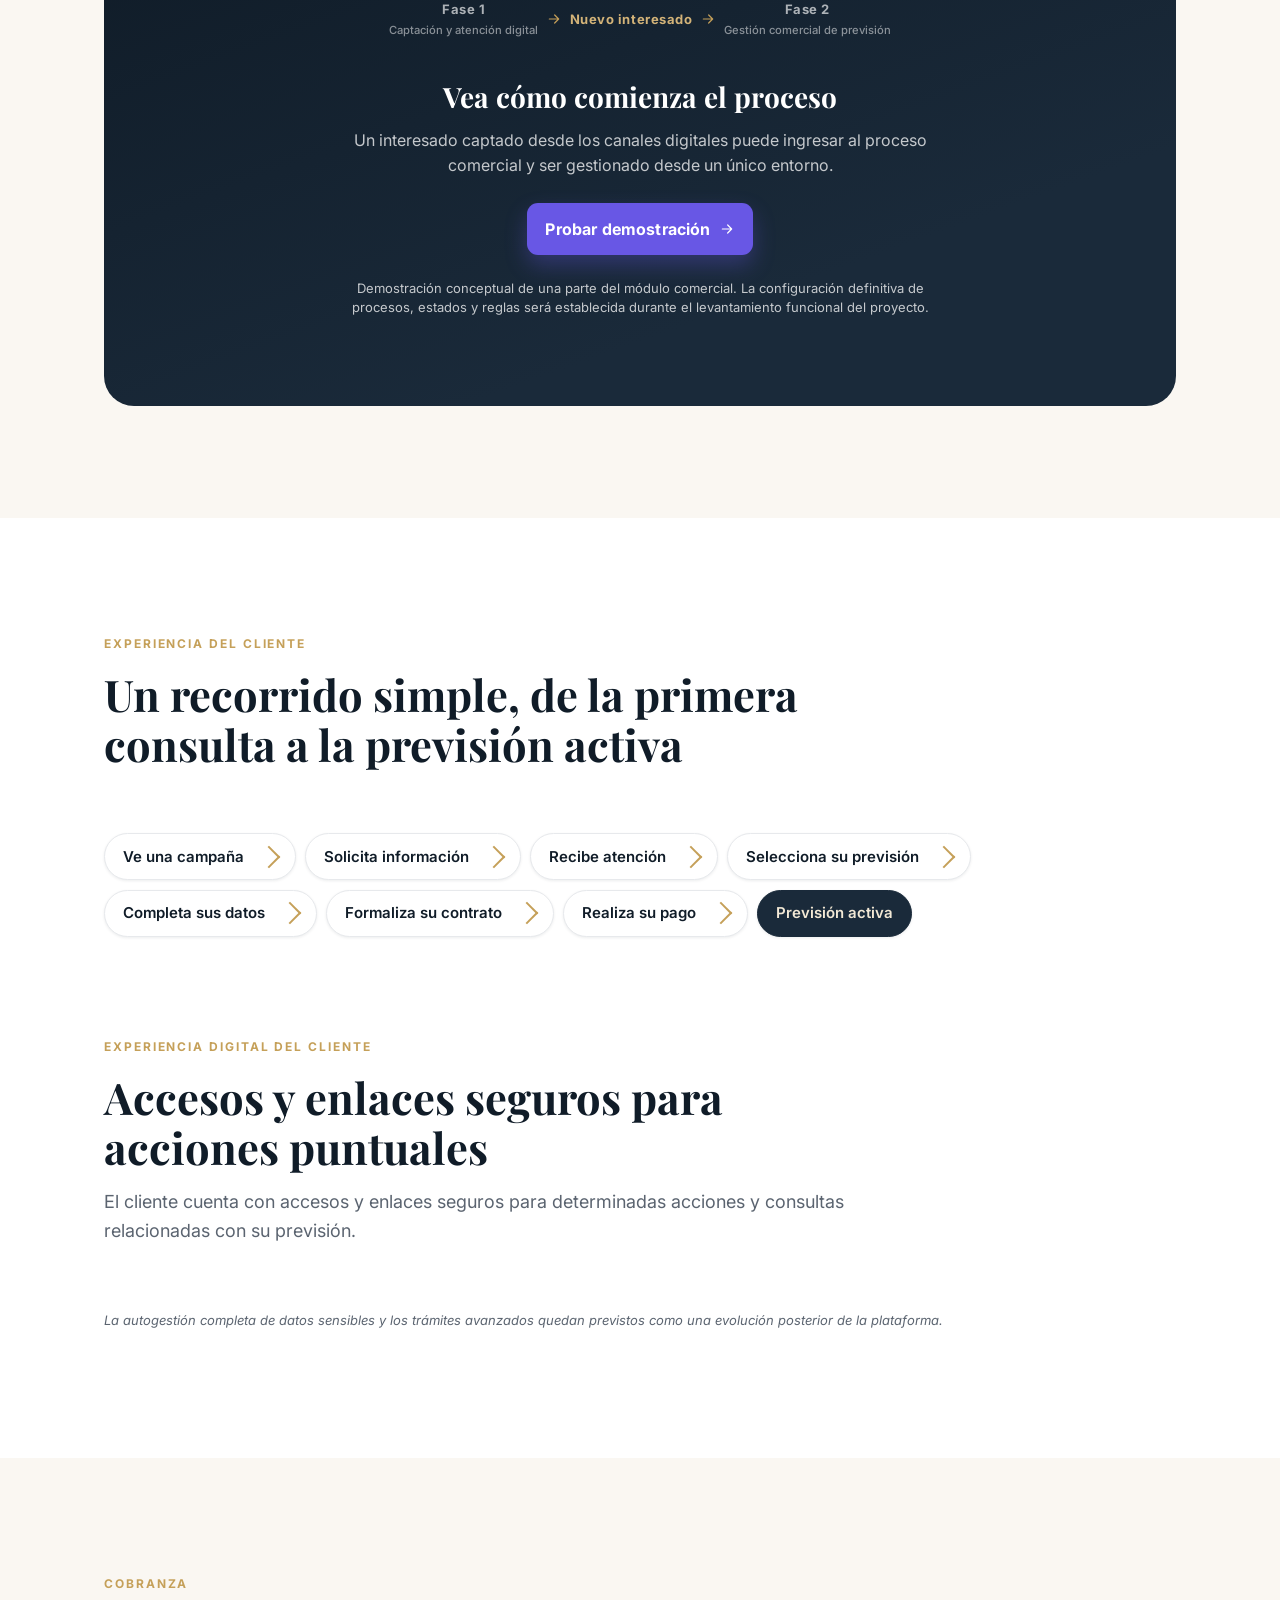
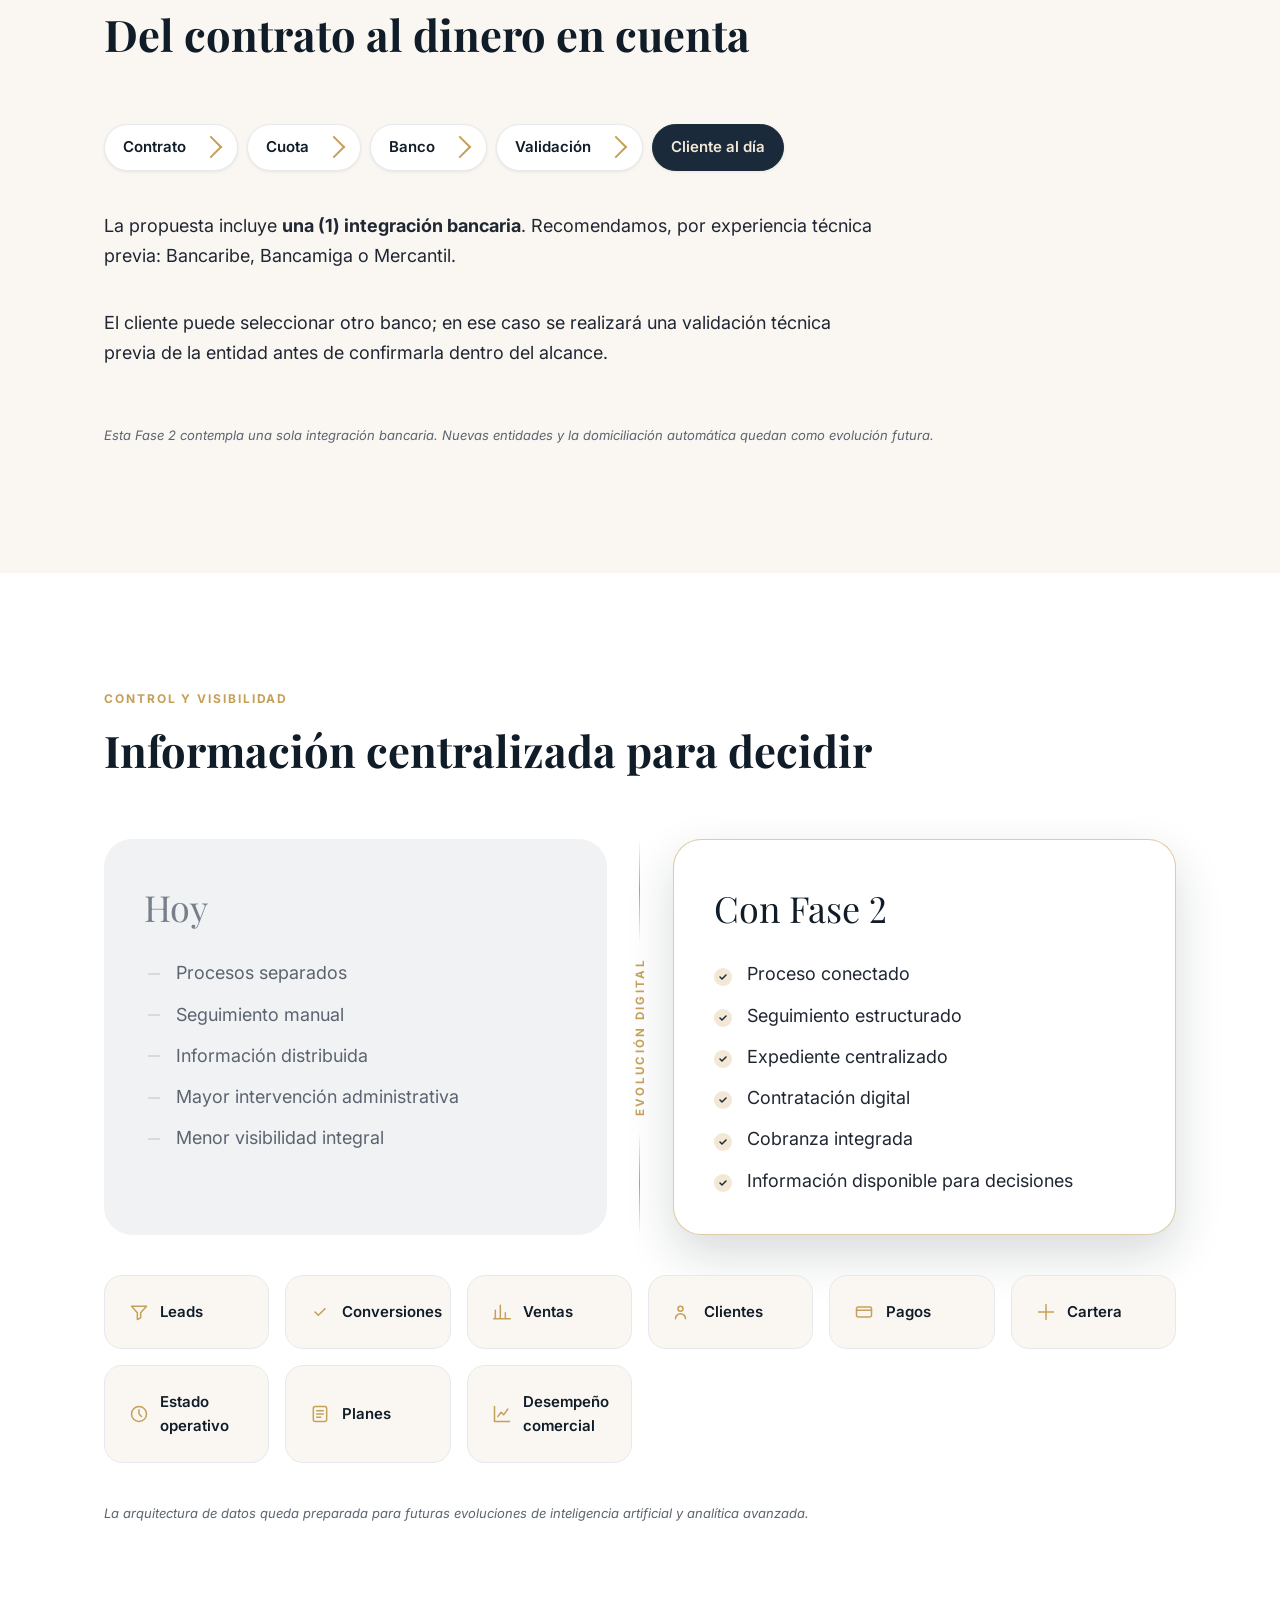
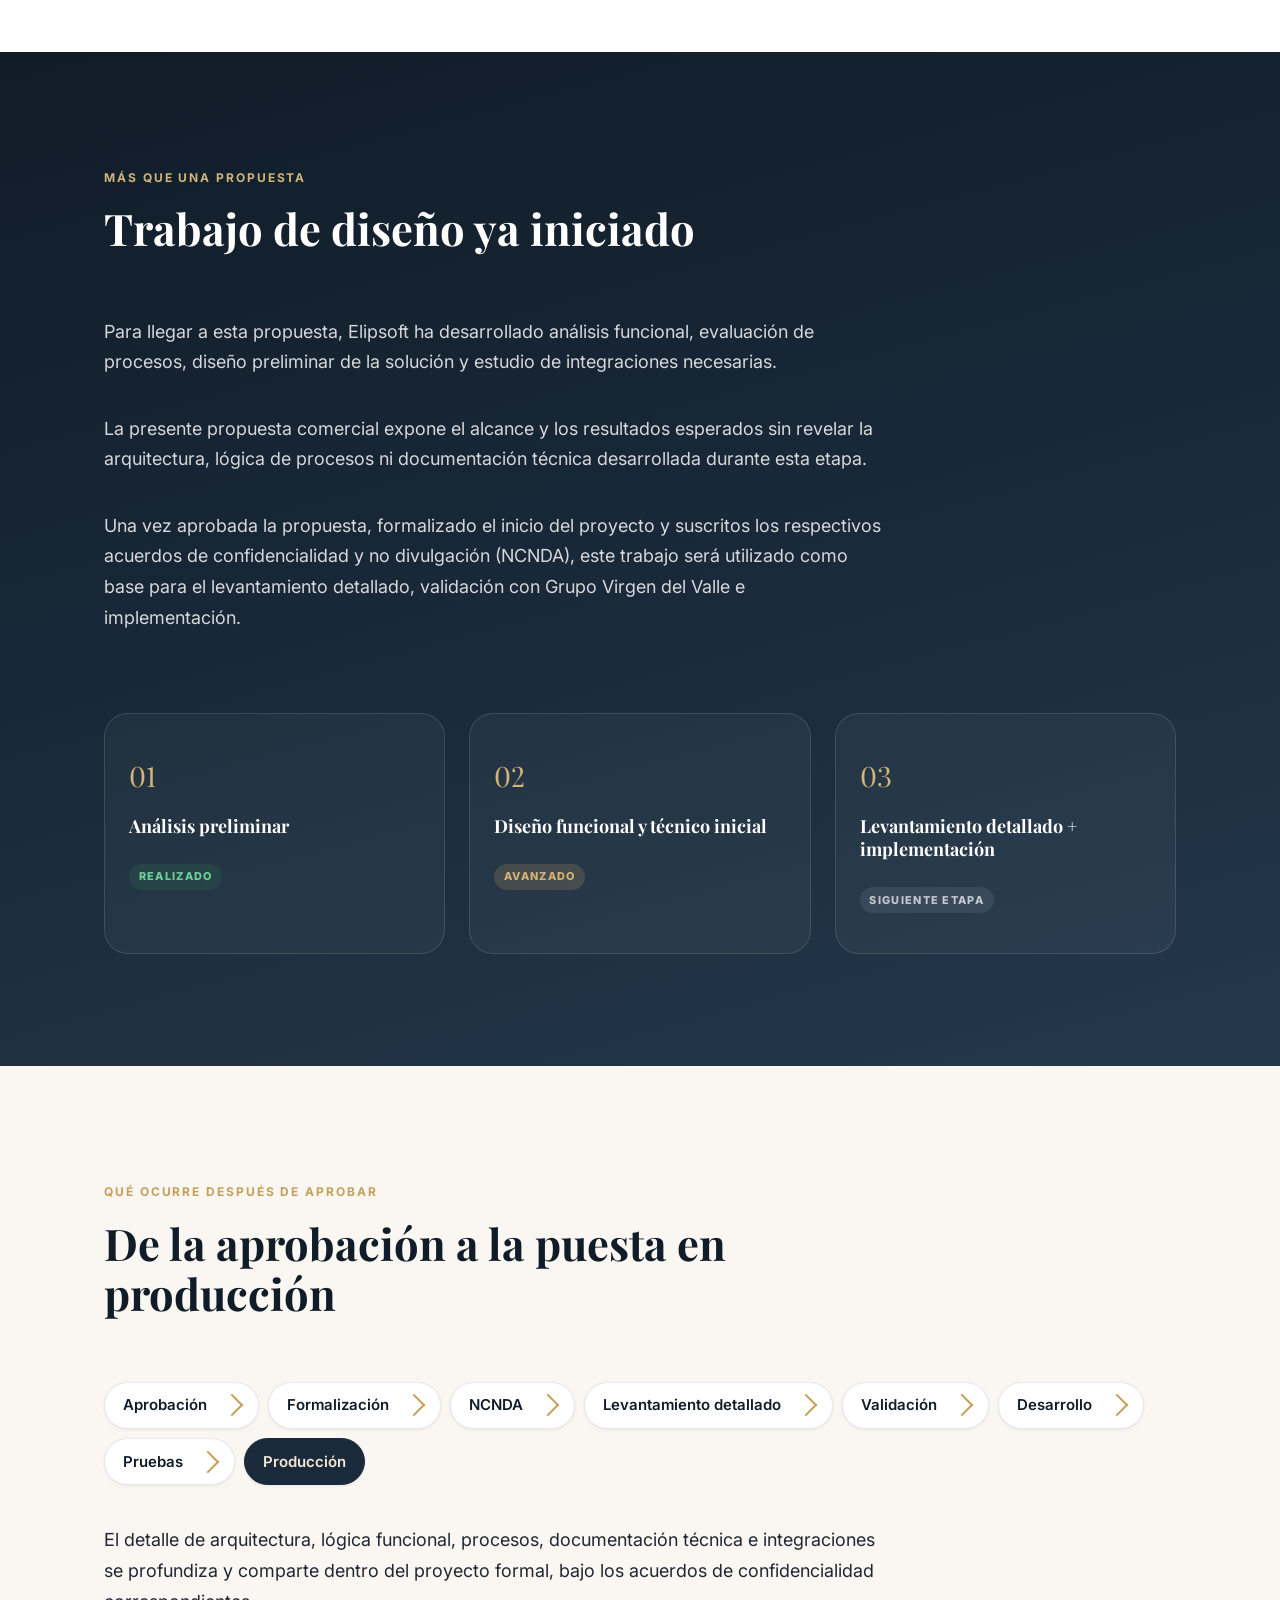
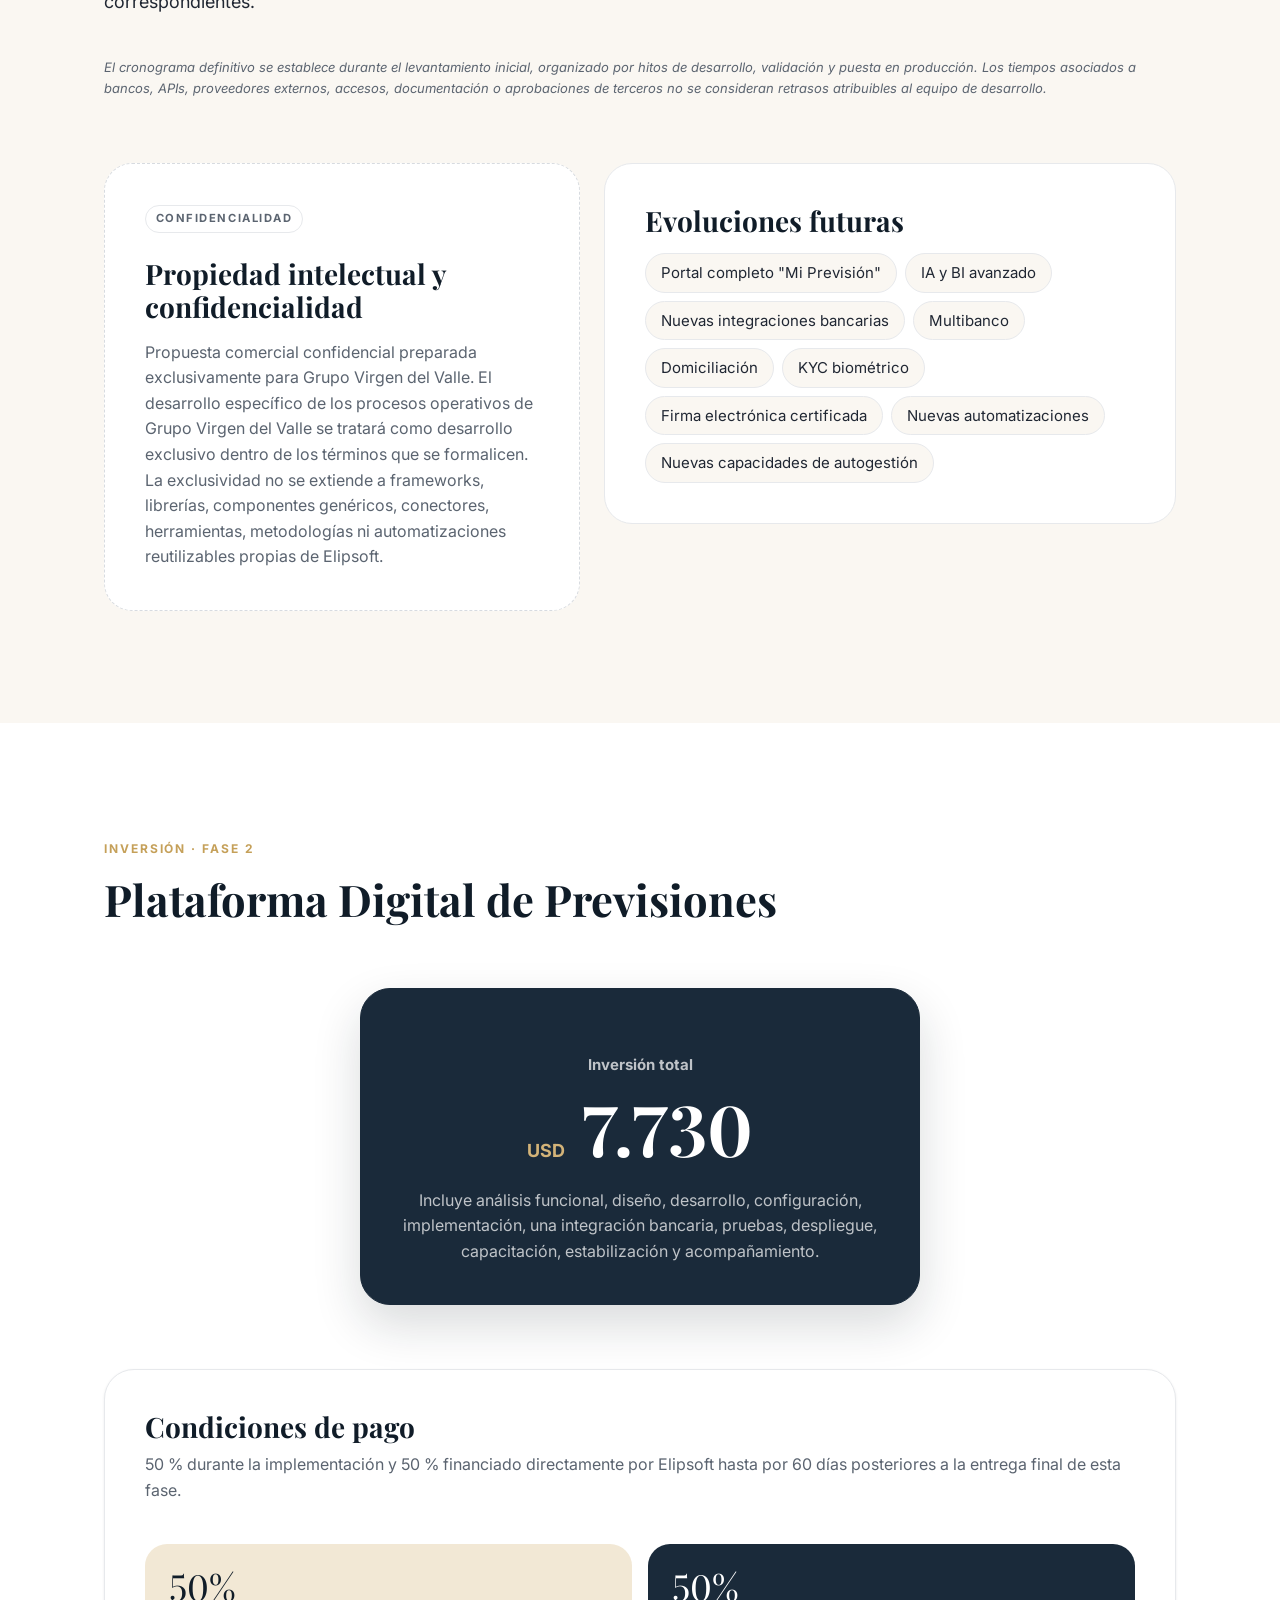
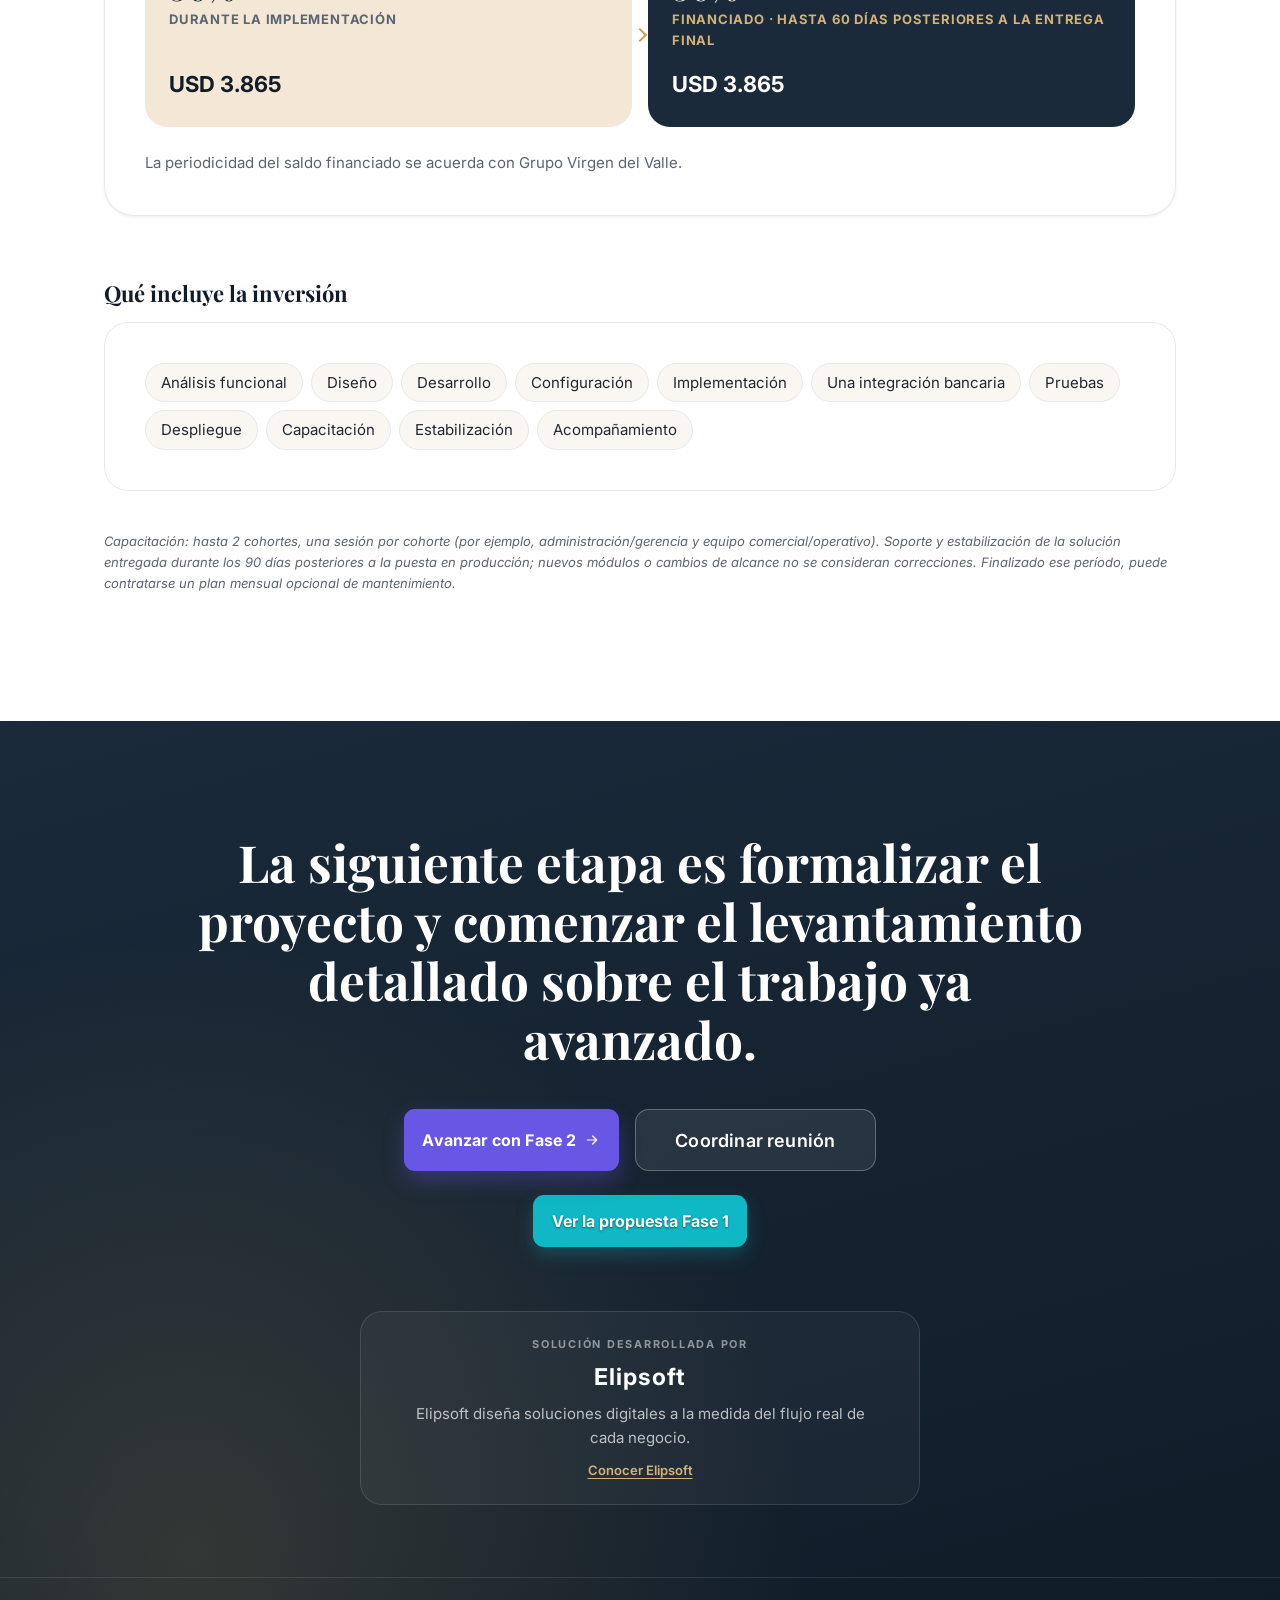
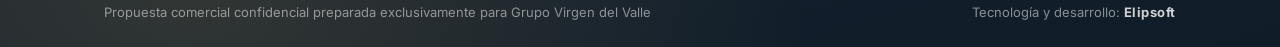
<file: propuesta-fase2.html>
<!doctype html>
<html lang="es">
<head>
  <meta charset="UTF-8" />
  <meta name="viewport" content="width=device-width, initial-scale=1" />
  <title>Fase 2 · Plataforma Digital de Previsiones | Grupo Virgen del Valle</title>
  <meta name="description" content="Propuesta comercial Fase 2: Plataforma Digital de Previsiones para Grupo Virgen del Valle. Vender, contratar, cobrar y administrar dentro de un mismo proceso." />
  <meta name="robots" content="noindex, nofollow" />
  <link rel="icon" type="image/svg+xml" href="assets/img/favicon.svg" />

  <link rel="preconnect" href="https://fonts.googleapis.com" />
  <link rel="preconnect" href="https://fonts.gstatic.com" crossorigin />
  <link href="https://fonts.googleapis.com/css2?family=Playfair+Display:ital,wght@0,400;0,600;0,700;1,400&family=Inter:wght@400;500;600;700&display=swap" rel="stylesheet" />

  <link rel="stylesheet" href="css/tokens.css" />
  <link rel="stylesheet" href="css/main.css" />
  <link rel="stylesheet" href="css/propuesta.css" />
  <link rel="stylesheet" href="css/propuesta-fase2.css" />
  <link rel="stylesheet" href="css/propuesta-context.css" />
</head>
<body class="proposal-body">
  <a class="skip-link" href="#contexto">Saltar al contenido</a>

  <!-- NAVEGACIÓN -->
  <header class="pnav" id="pnav">
    <div class="pnav__bar">
      <a class="pnav__brand" href="#top">
        <img src="assets/img/logo.png" alt="Grupo Virgen del Valle" width="72" height="40" />
        <span>Fase 2 · Plataforma Digital de Previsiones</span>
      </a>
      <nav class="pnav__links" aria-label="Secciones de la propuesta">
        <a href="#contexto" data-nav="contexto">Contexto</a>
        <a href="#pilares" data-nav="pilares">Pilares</a>
        <a href="#experiencia" data-nav="experiencia">Experiencia</a>
        <a href="#cobranza" data-nav="cobranza">Cobranza</a>
        <a href="#avance" data-nav="avance">Avance</a>
        <a href="#inversion" data-nav="inversion">Inversión</a>
      </nav>
      <button type="button" class="pnav__index" id="pnav-index" aria-expanded="false" aria-controls="pnav-sheet">Índice</button>
    </div>
    <div class="pnav__chapters" aria-label="Otras superficies de la propuesta">
      <a class="pnav__chapter-link pcontext-action--back" href="propuesta-integral.html">Visión general</a>
      <a class="pnav__chapter-link pcontext-action--back" href="propuesta.html">← Fase 1</a>
    </div>
    <div class="pnav__progress" aria-hidden="true"><span id="pnav-progress"></span></div>
    <nav class="pnav__sheet" id="pnav-sheet" aria-label="Índice de la propuesta" hidden>
      <a href="#contexto">Cómo llegamos hasta aquí</a>
      <a href="#reto">El reto</a>
      <a href="#transformacion">La transformación</a>
      <a href="#pilares">Los 4 pilares</a>
      <a href="#experiencia">Experiencia del cliente</a>
      <a href="#cobranza">Del contrato al dinero en cuenta</a>
      <a href="#administracion">Control y visibilidad</a>
      <a href="#avance">Trabajo ya avanzado</a>
      <a href="#siguientes-pasos">Qué ocurre después</a>
      <a href="#inversion">Inversión</a>
      <a href="#cierre">Próximos pasos</a>
      <a class="pcontext-action--back" href="propuesta-integral.html">Visión general</a>
      <a class="pcontext-action--back" href="propuesta.html">Volver a Fase 1</a>
    </nav>
  </header>

  <main id="top">
    <!-- 01. HERO -->
    <section class="p-hero" data-section="hero">
      <div class="p-wrap p-hero__inner">
        <div class="p-hero__copy">
          <span class="p-eyebrow p-eyebrow--light reveal">Fase 2 · Propuesta comercial confidencial</span>
          <h1 class="reveal">Plataforma Digital de Previsiones</h1>
          <p class="p-hero__lead reveal">De una oportunidad comercial a una previsión contratada, pagada y administrada dentro de un mismo proceso.</p>
          <div class="p-hero__ctas reveal">
            <a class="btn pcontext-action--forward btn-lg" href="#contexto">Explorar propuesta
              <svg class="icon icon--arrow" viewBox="0 0 24 24" aria-hidden="true"><path d="M5 12h14M13 6l6 6-6 6"/></svg>
            </a>
            <a class="btn p-btn-glass btn-lg" href="#pilares">Ver los 4 pilares</a>
          </div>
          <div class="p-hero__meta reveal">
            <span class="p-hero__chip">
              <svg class="icon" viewBox="0 0 24 24" aria-hidden="true"><circle cx="12" cy="12" r="9"/><path d="M12 7v5l3 3"/></svg>
              <span>Cronograma: se define en el levantamiento inicial</span>
            </span>
            <span class="p-hero__chip p-hero__chip--muted">Grupo Virgen del Valle + Elipsoft</span>
          </div>
        </div>

        <div class="p-hero__visual reveal" aria-hidden="true">
          <span class="p-hero__visual-tag">Ilustrativo</span>
          <div class="p-float p-float--request">
            <div class="p-float__row">
              <span class="p-float__channel">Previsión</span>
              <span class="p-float__time">Activa</span>
            </div>
            <strong>Nueva previsión contratada</strong>
            <span class="p-float__detail">Plan familiar · firma digital</span>
            <span class="p-float__priority">Pago validado</span>
          </div>
          <div class="p-float p-float--stat">
            <span>Proceso</span>
            <strong>Un solo flujo</strong>
            <small>Captación → administración</small>
          </div>
          <div class="p-float p-float--advisor">
            <span class="p-float__avatar"><svg class="icon" viewBox="0 0 24 24"><rect x="4" y="3" width="16" height="18" rx="2"/><path d="m8 8 1.5 1.5L12 7M8 14l1.5 1.5L12 13M14.5 8.5H17M14.5 14.5H17"/></svg></span>
            <div>
              <small>Seguimiento</small>
              <strong>Equipo administrativo</strong>
            </div>
          </div>
        </div>

        <ol class="p-journey reveal" aria-label="Los cuatro pilares de la plataforma">
          <li>Vender</li><li>Contratar</li><li>Cobrar</li><li>Administrar</li>
        </ol>
      </div>
    </section>

    <div class="p-wrap pcontext-strip reveal">
      <p><strong>Fase 2 continúa el proceso iniciado en Fase 1.</strong> La primera fase atrae y atiende. La segunda convierte y opera.</p>
      <p class="pcontext-links">
        <a class="pcontext-action--back" href="propuesta.html">← Volver a Fase 1</a>
        <span aria-hidden="true">·</span>
        <a class="pcontext-action--back" href="propuesta-integral.html">Visión general</a>
      </p>
    </div>

    <!-- 02. CÓMO LLEGAMOS HASTA AQUÍ -->
    <section class="p-section" id="contexto" data-section="contexto">
      <div class="p-wrap">
        <header class="p-head reveal">
          <span class="p-eyebrow">Cómo llegamos hasta aquí</span>
          <h2>Esta propuesta no nace hoy: nace de un análisis</h2>
        </header>

        <div class="f2-context reveal" style="max-width: 780px; color: var(--color-text); font-size: var(--fs-md); line-height: 1.7; display: grid; gap: 1.1em;">
          <p>En nuestra última reunión no hablamos simplemente de construir nuevas pantallas. Analizamos cómo Grupo Virgen del Valle puede transformar el proceso completo de comercialización y administración de previsiones: desde la captación del interesado hasta la contratación, el pago y el control operativo.</p>
          <p>A partir de esa conversación, Elipsoft continuó el trabajo de análisis y diseño, evaluando procesos, automatizaciones, contratación digital, cobranza, integraciones y necesidades de información.</p>
          <p>Ese trabajo nos permite presentar hoy una propuesta concreta para la Fase 2.</p>
        </div>

        <blockquote class="f2-quote reveal">Esta propuesta es el resultado del análisis, no el punto de partida.</blockquote>
      </div>
    </section>

    <!-- 03. EL RETO / OPORTUNIDAD -->
    <section class="p-section p-section--ivory" id="reto" data-section="reto">
      <div class="p-wrap">
        <header class="p-head reveal">
          <span class="p-eyebrow">El reto</span>
          <h2>Cuando el proceso está distribuido, aparecen puntos de fricción</h2>
          <p>Ventas, conversaciones, datos, documentos, contratos, pagos y seguimiento distribuidos entre distintas personas y herramientas generan fricción operativa.</p>
        </header>

        <div class="p-gains">
          <article class="p-gain reveal">
            <span class="p-gain__icon" aria-hidden="true"><svg class="icon" viewBox="0 0 24 24"><rect x="3" y="4" width="8" height="8" rx="1.5"/><rect x="13" y="4" width="8" height="8" rx="1.5"/><rect x="3" y="14" width="8" height="8" rx="1.5"/><rect x="13" y="14" width="8" height="8" rx="1.5"/></svg></span>
            <h3>Procesos separados</h3>
            <p>Cada etapa vive en una herramienta distinta, sin conexión entre sí.</p>
          </article>
          <article class="p-gain reveal">
            <span class="p-gain__icon" aria-hidden="true"><svg class="icon" viewBox="0 0 24 24"><path d="M4 20V10M10 20V4M16 20v-7M22 20H2"/></svg></span>
            <h3>Información distribuida</h3>
            <p>Datos del cliente repartidos entre personas, hojas de cálculo y canales.</p>
          </article>
          <article class="p-gain reveal">
            <span class="p-gain__icon" aria-hidden="true"><svg class="icon" viewBox="0 0 24 24"><circle cx="12" cy="12" r="9"/><path d="M12 7v5l3 3"/></svg></span>
            <h3>Seguimiento manual</h3>
            <p>Recordar en qué punto está cada oportunidad depende de la memoria de cada persona.</p>
          </article>
          <article class="p-gain reveal">
            <span class="p-gain__icon" aria-hidden="true"><svg class="icon" viewBox="0 0 24 24"><path d="M3 5h18l-7 8v6l-4 2v-8Z"/></svg></span>
            <h3>Menor visibilidad gerencial</h3>
            <p>Sin una vista integral, es difícil saber el estado real de la operación.</p>
          </article>
        </div>

        <p class="p-footnote reveal">Cada punto desconectado puede convertirse en retraso, pérdida de información o una oportunidad comercial que no termina convirtiéndose.</p>
      </div>
    </section>

    <!-- 04. LA TRANSFORMACIÓN -->
    <section class="p-section" id="transformacion" data-section="transformacion">
      <div class="p-wrap">
        <header class="p-head reveal">
          <span class="p-eyebrow">La transformación propuesta</span>
          <h2>Un mismo proceso, de principio a fin</h2>
        </header>

        <ol class="f2-flow reveal" aria-label="Proceso propuesto">
          <li>Captar</li>
          <li>Convertir</li>
          <li>Contratar</li>
          <li>Cobrar</li>
          <li>Administrar</li>
          <li>Analizar</li>
        </ol>

        <p class="p-footnote reveal">Para simplificar la propuesta comercial, agrupamos este proceso en cuatro grandes pilares.</p>
      </div>
    </section>

    <!-- 05. LOS 4 PILARES -->
    <section class="p-section p-section--ivory" id="pilares" data-section="pilares">
      <div class="p-wrap">
        <header class="p-head reveal">
          <span class="p-eyebrow">Los 4 pilares</span>
          <h2>Vender, contratar, cobrar y administrar dentro de una misma plataforma</h2>
        </header>

        <div class="f2-pillars">
          <article class="f2-pillar reveal">
            <span class="f2-pillar__n" aria-hidden="true">01</span>
            <h3>Vender</h3>
            <ul>
              <li>CRM comercial</li>
              <li>Gestión de prospectos y clientes</li>
              <li>Funnel comercial adaptado al proceso</li>
              <li>Seguimiento de oportunidades</li>
              <li>Registro de actividad comercial</li>
              <li>Captación desde web, formularios y campañas digitales</li>
            </ul>
            <p class="f2-pillar__note">Integración de los canales digitales definidos durante el levantamiento, automatizando la entrada, clasificación y seguimiento de oportunidades dentro del proceso comercial.</p>
          </article>

          <article class="f2-pillar reveal">
            <span class="f2-pillar__n" aria-hidden="true">02</span>
            <h3>Contratar</h3>
            <ul>
              <li>Onboarding digital: datos del titular y beneficiarios</li>
              <li>Parametrización inicial de los planes de previsión</li>
              <li>Carga y almacenamiento documental</li>
              <li>OCR básico para extracción de información</li>
              <li>Detección de inconsistencias y revisión administrativa cuando sea necesaria</li>
              <li>Generación de contratos desde las plantillas vigentes del cliente</li>
              <li>Aceptación digital con validación OTP y trazabilidad básica</li>
            </ul>
            <p class="f2-pillar__note">Configuración inicial de la estructura de planes de previsión definida por Grupo Virgen del Valle.</p>
          </article>

          <article class="f2-pillar reveal">
            <span class="f2-pillar__n" aria-hidden="true">03</span>
            <h3>Cobrar</h3>
            <ul>
              <li>Cuotas, registro de pagos y vencimientos</li>
              <li>Historial y estados de cobranza</li>
              <li>Conciliación bancaria cuando sea técnicamente posible</li>
              <li>Revisión administrativa de operaciones no conciliadas</li>
              <li>Una (1) integración bancaria</li>
            </ul>
            <p class="f2-pillar__note">Ver <a href="#cobranza">del contrato al dinero en cuenta</a>.</p>
          </article>

          <article class="f2-pillar reveal">
            <span class="f2-pillar__n" aria-hidden="true">04</span>
            <h3>Administrar</h3>
            <ul>
              <li>Expediente digital: previsión, documentos, contrato, beneficiarios y pagos</li>
              <li>Usuarios internos, con roles y permisos de acceso</li>
              <li>Administración comercial y de cobranza</li>
              <li>Dashboard administrativo con indicadores esenciales</li>
            </ul>
            <p class="f2-pillar__note">Ver <a href="#administracion">control y visibilidad de la operación</a>.</p>
          </article>
        </div>

        <div class="f2-poc-launch reveal" id="demo-comercial">
          <div class="f2-poc-launch__flow" aria-hidden="true">
            <span>Fase 1<small>Captación y atención digital</small></span>
            <svg class="icon" viewBox="0 0 24 24"><path d="M5 12h14M13 6l6 6-6 6"/></svg>
            <span class="f2-poc-launch__accent">Nuevo interesado</span>
            <svg class="icon" viewBox="0 0 24 24"><path d="M5 12h14M13 6l6 6-6 6"/></svg>
            <span>Fase 2<small>Gestión comercial de previsión</small></span>
          </div>
          <div class="f2-poc-launch__copy">
            <h3>Vea cómo comienza el proceso</h3>
            <p>Un interesado captado desde los canales digitales puede ingresar al proceso comercial y ser gestionado desde un único entorno.</p>
            <button type="button" class="btn pcontext-action--forward btn-lg" id="poc-open-btn">Probar demostración
              <svg class="icon icon--arrow" viewBox="0 0 24 24" aria-hidden="true"><path d="M5 12h14M13 6l6 6-6 6"/></svg>
            </button>
            <p class="f2-poc-launch__disclaimer">Demostración conceptual de una parte del módulo comercial. La configuración definitiva de procesos, estados y reglas será establecida durante el levantamiento funcional del proyecto.</p>
          </div>
        </div>
      </div>
    </section>

    <!-- 06. EXPERIENCIA DEL CLIENTE -->
    <section class="p-section" id="experiencia" data-section="experiencia">
      <div class="p-wrap">
        <header class="p-head reveal">
          <span class="p-eyebrow">Experiencia del cliente</span>
          <h2>Un recorrido simple, de la primera consulta a la previsión activa</h2>
        </header>

        <ol class="f2-flow reveal" aria-label="Viaje del cliente">
          <li>Ve una campaña</li>
          <li>Solicita información</li>
          <li>Recibe atención</li>
          <li>Selecciona su previsión</li>
          <li>Completa sus datos</li>
          <li>Formaliza su contrato</li>
          <li>Realiza su pago</li>
          <li>Previsión activa</li>
        </ol>

        <header class="p-head p-head--spaced reveal">
          <span class="p-eyebrow">Experiencia digital del cliente</span>
          <h2>Accesos y enlaces seguros para acciones puntuales</h2>
          <p>El cliente cuenta con accesos y enlaces seguros para determinadas acciones y consultas relacionadas con su previsión.</p>
        </header>
        <p class="p-footnote reveal">La autogestión completa de datos sensibles y los trámites avanzados quedan previstos como una evolución posterior de la plataforma.</p>
      </div>
    </section>

    <!-- 07. DEL CONTRATO AL DINERO EN CUENTA -->
    <section class="p-section p-section--ivory" id="cobranza" data-section="cobranza">
      <div class="p-wrap">
        <header class="p-head reveal">
          <span class="p-eyebrow">Cobranza</span>
          <h2>Del contrato al dinero en cuenta</h2>
        </header>

        <ol class="f2-flow reveal" aria-label="Flujo de cobranza">
          <li>Contrato</li>
          <li>Cuota</li>
          <li>Banco</li>
          <li>Validación</li>
          <li>Cliente al día</li>
        </ol>

        <div class="f2-context reveal" style="max-width: 780px; color: var(--color-text); font-size: var(--fs-md); line-height: 1.7; display: grid; gap: 1.1em; margin-top: var(--space-lg);">
          <p>La propuesta incluye <strong>una (1) integración bancaria</strong>. Recomendamos, por experiencia técnica previa: Bancaribe, Bancamiga o Mercantil.</p>
          <p>El cliente puede seleccionar otro banco; en ese caso se realizará una validación técnica previa de la entidad antes de confirmarla dentro del alcance.</p>
        </div>
        <p class="p-footnote reveal">Esta Fase 2 contempla una sola integración bancaria. Nuevas entidades y la domiciliación automática quedan como evolución futura.</p>
      </div>
    </section>

    <!-- 08. CONTROL Y VISIBILIDAD DE LA OPERACIÓN -->
    <section class="p-section" id="administracion" data-section="administracion">
      <div class="p-wrap">
        <header class="p-head reveal">
          <span class="p-eyebrow">Control y visibilidad</span>
          <h2>Información centralizada para decidir</h2>
        </header>

        <div class="p-compare">
          <article class="p-compare__card p-compare__card--today reveal">
            <span class="p-compare__label">Hoy</span>
            <ul>
              <li>Procesos separados</li>
              <li>Seguimiento manual</li>
              <li>Información distribuida</li>
              <li>Mayor intervención administrativa</li>
              <li>Menor visibilidad integral</li>
            </ul>
          </article>

          <div class="p-compare__bridge reveal" aria-hidden="true">
            <span class="p-compare__bridge-line"></span>
            <span class="p-compare__bridge-text">Evolución digital</span>
            <span class="p-compare__bridge-line"></span>
          </div>

          <article class="p-compare__card p-compare__card--next reveal">
            <span class="p-compare__label">Con Fase 2</span>
            <ul>
              <li>Proceso conectado</li>
              <li>Seguimiento estructurado</li>
              <li>Expediente centralizado</li>
              <li>Contratación digital</li>
              <li>Cobranza integrada</li>
              <li>Información disponible para decisiones</li>
            </ul>
          </article>
        </div>

        <div class="f2-dashboard-mock reveal" aria-label="Indicadores del panel administrativo (ejemplo conceptual)">
          <div class="f2-dashboard-mock__chip"><svg class="icon" viewBox="0 0 24 24"><path d="M3 5h18l-7 8v6l-4 2v-8Z"/></svg><span>Leads</span></div>
          <div class="f2-dashboard-mock__chip"><svg class="icon" viewBox="0 0 24 24"><path d="m6 12 4 4 8-8"/></svg><span>Conversiones</span></div>
          <div class="f2-dashboard-mock__chip"><svg class="icon" viewBox="0 0 24 24"><path d="M4 20V10M10 20V4M16 20v-7M22 20H2"/></svg><span>Ventas</span></div>
          <div class="f2-dashboard-mock__chip"><svg class="icon" viewBox="0 0 24 24"><circle cx="9" cy="8" r="3"/><path d="M3 20c0-3.3 2.7-6 6-6s6 2.7 6 6"/></svg><span>Clientes</span></div>
          <div class="f2-dashboard-mock__chip"><svg class="icon" viewBox="0 0 24 24"><rect x="3" y="6" width="18" height="12" rx="2"/><path d="M3 10h18"/></svg><span>Pagos</span></div>
          <div class="f2-dashboard-mock__chip"><svg class="icon" viewBox="0 0 24 24"><path d="M12 3v18M3 12h18"/></svg><span>Cartera</span></div>
          <div class="f2-dashboard-mock__chip"><svg class="icon" viewBox="0 0 24 24"><circle cx="12" cy="12" r="9"/><path d="M12 7v5l3 3"/></svg><span>Estado operativo</span></div>
          <div class="f2-dashboard-mock__chip"><svg class="icon" viewBox="0 0 24 24"><rect x="4" y="3" width="16" height="18" rx="2"/><path d="M8 8h8M8 12h8M8 16h5"/></svg><span>Planes</span></div>
          <div class="f2-dashboard-mock__chip"><svg class="icon" viewBox="0 0 24 24"><path d="M3 3v18h18"/><path d="M7 15l4-5 3 3 5-7"/></svg><span>Desempeño comercial</span></div>
        </div>

        <p class="p-footnote reveal">La arquitectura de datos queda preparada para futuras evoluciones de inteligencia artificial y analítica avanzada.</p>
      </div>
    </section>

    <!-- 09. TRABAJO YA AVANZADO -->
    <section class="p-section p-section--navy" id="avance" data-section="avance">
      <div class="p-wrap">
        <header class="p-head p-head--light reveal">
          <span class="p-eyebrow p-eyebrow--light">Más que una propuesta</span>
          <h2>Trabajo de diseño ya iniciado</h2>
        </header>

        <div class="f2-context reveal" style="max-width: 780px; color: rgba(255,255,255,0.82); font-size: var(--fs-md); line-height: 1.7; display: grid; gap: 1.1em;">
          <p>Para llegar a esta propuesta, Elipsoft ha desarrollado análisis funcional, evaluación de procesos, diseño preliminar de la solución y estudio de integraciones necesarias.</p>
          <p>La presente propuesta comercial expone el alcance y los resultados esperados sin revelar la arquitectura, lógica de procesos ni documentación técnica desarrollada durante esta etapa.</p>
          <p>Una vez aprobada la propuesta, formalizado el inicio del proyecto y suscritos los respectivos acuerdos de confidencialidad y no divulgación (NCNDA), este trabajo será utilizado como base para el levantamiento detallado, validación con Grupo Virgen del Valle e implementación.</p>
        </div>

        <div class="f2-status">
          <article class="f2-status__item f2-status__item--done reveal">
            <span class="f2-status__n">01</span>
            <h3>Análisis preliminar</h3>
            <span class="f2-status__tag">Realizado</span>
          </article>
          <article class="f2-status__item f2-status__item--progress reveal">
            <span class="f2-status__n">02</span>
            <h3>Diseño funcional y técnico inicial</h3>
            <span class="f2-status__tag">Avanzado</span>
          </article>
          <article class="f2-status__item f2-status__item--next reveal">
            <span class="f2-status__n">03</span>
            <h3>Levantamiento detallado + implementación</h3>
            <span class="f2-status__tag">Siguiente etapa</span>
          </article>
        </div>
      </div>
    </section>

    <!-- 10. QUÉ OCURRE DESPUÉS DE APROBAR -->
    <section class="p-section p-section--ivory" id="siguientes-pasos" data-section="siguientes-pasos">
      <div class="p-wrap">
        <header class="p-head reveal">
          <span class="p-eyebrow">Qué ocurre después de aprobar</span>
          <h2>De la aprobación a la puesta en producción</h2>
        </header>

        <ol class="f2-flow reveal" aria-label="Proceso posterior a la aprobación">
          <li>Aprobación</li>
          <li>Formalización</li>
          <li>NCNDA</li>
          <li>Levantamiento detallado</li>
          <li>Validación</li>
          <li>Desarrollo</li>
          <li>Pruebas</li>
          <li>Producción</li>
        </ol>

        <p class="f2-context reveal" style="max-width: 780px; color: var(--color-text); font-size: var(--fs-md); line-height: 1.7; margin-top: var(--space-lg);">El detalle de arquitectura, lógica funcional, procesos, documentación técnica e integraciones se profundiza y comparte dentro del proyecto formal, bajo los acuerdos de confidencialidad correspondientes.</p>

        <p class="p-footnote reveal">El cronograma definitivo se establece durante el levantamiento inicial, organizado por hitos de desarrollo, validación y puesta en producción. Los tiempos asociados a bancos, APIs, proveedores externos, accesos, documentación o aprobaciones de terceros no se consideran retrasos atribuibles al equipo de desarrollo.</p>

        <div class="p-later" style="margin-top: var(--space-xl);">
          <article class="p-phase2 reveal">
            <span class="p-phase2__tag">Confidencialidad</span>
            <h2>Propiedad intelectual y confidencialidad</h2>
            <p>Propuesta comercial confidencial preparada exclusivamente para Grupo Virgen del Valle. El desarrollo específico de los procesos operativos de Grupo Virgen del Valle se tratará como desarrollo exclusivo dentro de los términos que se formalicen. La exclusividad no se extiende a frameworks, librerías, componentes genéricos, conectores, herramientas, metodologías ni automatizaciones reutilizables propias de Elipsoft.</p>
          </article>

          <article class="p-extras reveal">
            <h2>Evoluciones futuras</h2>
            <ul>
              <li>Portal completo "Mi Previsión"</li>
              <li>IA y BI avanzado</li>
              <li>Nuevas integraciones bancarias</li>
              <li>Multibanco</li>
              <li>Domiciliación</li>
              <li>KYC biométrico</li>
              <li>Firma electrónica certificada</li>
              <li>Nuevas automatizaciones</li>
              <li>Nuevas capacidades de autogestión</li>
            </ul>
          </article>
        </div>
      </div>
    </section>

    <!-- 11. INVERSIÓN -->
    <section class="p-section" id="inversion" data-section="inversion">
      <div class="p-wrap">
        <header class="p-head reveal">
          <span class="p-eyebrow">Inversión · Fase 2</span>
          <h2>Plataforma Digital de Previsiones</h2>
        </header>

        <div class="f2-price-wrap">
          <article class="p-price__card p-price__card--featured reveal">
            <span class="p-price__label">Inversión total</span>
            <strong class="p-price__amount"><small>USD</small> 7.730</strong>
            <p>Incluye análisis funcional, diseño, desarrollo, configuración, implementación, una integración bancaria, pruebas, despliegue, capacitación, estabilización y acompañamiento.</p>
          </article>
        </div>

        <div class="f2-pay reveal">
          <header class="f2-pay__head">
            <h3>Condiciones de pago</h3>
            <p>50 % durante la implementación y 50 % financiado directamente por Elipsoft hasta por 60 días posteriores a la entrega final de esta fase.</p>
          </header>
          <ol class="f2-pay__steps f2-pay__steps--split">
            <li><span class="f2-pay__pct">50%</span><span class="f2-pay__when">Durante la implementación</span><strong>USD 3.865</strong></li>
            <li><span class="f2-pay__pct">50%</span><span class="f2-pay__when">Financiado · hasta 60 días posteriores a la entrega final</span><strong>USD 3.865</strong></li>
          </ol>
          <div class="f2-pay__notes">
            <p>La periodicidad del saldo financiado se acuerda con Grupo Virgen del Valle.</p>
          </div>
        </div>

        <div class="f2-includes reveal">
          <h3>Qué incluye la inversión</h3>
          <article class="p-extras" style="border-radius: 24px;">
            <ul>
              <li>Análisis funcional</li>
              <li>Diseño</li>
              <li>Desarrollo</li>
              <li>Configuración</li>
              <li>Implementación</li>
              <li>Una integración bancaria</li>
              <li>Pruebas</li>
              <li>Despliegue</li>
              <li>Capacitación</li>
              <li>Estabilización</li>
              <li>Acompañamiento</li>
            </ul>
          </article>
          <p class="p-footnote">Capacitación: hasta 2 cohortes, una sesión por cohorte (por ejemplo, administración/gerencia y equipo comercial/operativo). Soporte y estabilización de la solución entregada durante los 90 días posteriores a la puesta en producción; nuevos módulos o cambios de alcance no se consideran correcciones. Finalizado ese período, puede contratarse un plan mensual opcional de mantenimiento.</p>
        </div>
      </div>
    </section>

    <!-- 12. CIERRE -->
    <section class="p-close" id="cierre" data-section="cierre">
      <div class="p-wrap p-close__inner">
        <h2 class="reveal">La siguiente etapa es formalizar el proyecto y comenzar el levantamiento detallado sobre el trabajo ya avanzado.</h2>
        <div class="p-close__ctas reveal">
          <button type="button" class="btn pcontext-action--forward btn-lg" data-contact="advance" data-track="proposal_cta_advance">Avanzar con Fase 2
            <svg class="icon icon--arrow" viewBox="0 0 24 24" aria-hidden="true"><path d="M5 12h14M13 6l6 6-6 6"/></svg>
          </button>
          <button type="button" class="btn p-btn-glass btn-lg" data-contact="meeting" data-track="proposal_cta_question">Coordinar reunión</button>
        </div>
        <p class="p-close__hint reveal" id="contact-hint" hidden>Al pulsar, le mostramos el mensaje listo para enviarlo por el canal que prefiera.</p>
        <div class="p-close__links reveal">
          <a class="p-close__link pcontext-action--back" href="propuesta.html">Ver la propuesta Fase 1</a>
        </div>
        <aside class="p-dev reveal" aria-label="Desarrollador de la solución">
          <span class="p-dev__label">Solución desarrollada por</span>
          <span class="p-dev__wordmark">Elipsoft</span>
          <p>Elipsoft diseña soluciones digitales a la medida del flujo real de cada negocio.</p>
          <a class="p-dev__link" href="#" data-elipsoft-link hidden target="_blank" rel="noopener">Conocer Elipsoft</a>
        </aside>
      </div>
      <footer class="p-footer">
        <div class="p-wrap p-footer__inner">
          <span>Propuesta comercial confidencial preparada exclusivamente para Grupo Virgen del Valle</span>
          <span class="p-footer__dev">Tecnología y desarrollo: <strong>Elipsoft</strong></span>
        </div>
      </footer>
    </section>
  </main>

  <!-- PoC funcional: panel comercial de previsiones (demo frontend, sin backend) -->
  <dialog class="f2-poc-dialog" id="poc-dialog" aria-labelledby="poc-dialog-title">
    <div class="f2-poc">
      <header class="f2-poc__head">
        <div class="f2-poc__head-title">
          <span class="p-demo-badge">Demo</span>
          <h2 id="poc-dialog-title">Panel comercial de previsiones</h2>
        </div>
        <button type="button" class="f2-poc__close" id="poc-close-btn" aria-label="Cerrar demostración">
          <svg class="icon" viewBox="0 0 24 24" aria-hidden="true"><path d="M6 6l12 12M18 6 6 18"/></svg>
        </button>
      </header>

      <div class="f2-poc__kpis" id="poc-kpis">
        <div class="f2-poc__kpi"><strong id="poc-kpi-nuevos">0</strong><span>Nuevos</span></div>
        <div class="f2-poc__kpi"><strong id="poc-kpi-atencion">0</strong><span>En atención</span></div>
        <div class="f2-poc__kpi"><strong id="poc-kpi-interesados">0</strong><span>Interesados</span></div>
        <div class="f2-poc__kpi"><strong id="poc-kpi-contratacion">0</strong><span>Contratación</span></div>
      </div>

      <div class="f2-poc__toolbar">
        <div class="f2-poc__simulate">
          <button type="button" class="btn btn-secondary btn-sm" id="poc-simulate-btn" aria-expanded="false" aria-controls="poc-simulate-menu">+ Simular nuevo lead</button>
          <div class="f2-poc__channels" id="poc-simulate-menu" hidden>
            <button type="button" data-channel="Instagram">Instagram</button>
            <button type="button" data-channel="Web">Web</button>
            <button type="button" data-channel="WhatsApp">WhatsApp</button>
            <button type="button" data-channel="Facebook">Facebook</button>
          </div>
        </div>
        <button type="button" class="f2-poc__reset" id="poc-reset-btn">Reiniciar demo</button>
      </div>

      <div class="f2-poc__tabs" role="tablist" aria-label="Etapas del funnel">
        <button type="button" role="tab" class="f2-poc__tab" data-stage="nuevos" aria-selected="true">Nuevos</button>
        <button type="button" role="tab" class="f2-poc__tab" data-stage="atencion" aria-selected="false">En atención</button>
        <button type="button" role="tab" class="f2-poc__tab" data-stage="interesados" aria-selected="false">Interesados</button>
        <button type="button" role="tab" class="f2-poc__tab" data-stage="contratacion" aria-selected="false">Contratación</button>
      </div>

      <div class="f2-poc__board" id="poc-board" data-active="nuevos">
        <div class="f2-poc__column" data-stage="nuevos">
          <h3>Nuevos <span class="f2-poc__col-count" id="poc-col-nuevos"></span></h3>
          <div class="f2-poc__cards" id="poc-list-nuevos"></div>
        </div>
        <div class="f2-poc__column" data-stage="atencion">
          <h3>En atención <span class="f2-poc__col-count" id="poc-col-atencion"></span></h3>
          <div class="f2-poc__cards" id="poc-list-atencion"></div>
        </div>
        <div class="f2-poc__column" data-stage="interesados">
          <h3>Interesados <span class="f2-poc__col-count" id="poc-col-interesados"></span></h3>
          <div class="f2-poc__cards" id="poc-list-interesados"></div>
        </div>
        <div class="f2-poc__column" data-stage="contratacion">
          <h3>Contratación <span class="f2-poc__col-count" id="poc-col-contratacion"></span></h3>
          <div class="f2-poc__cards" id="poc-list-contratacion"></div>
        </div>
      </div>

      <p class="f2-poc__disclaimer">Demostración conceptual de una parte del módulo comercial. La configuración definitiva de procesos, estados y reglas será establecida durante el levantamiento funcional del proyecto.</p>

      <div aria-live="polite" class="sr-only" id="poc-announcer"></div>
    </div>

    <aside class="f2-poc__drawer" id="poc-drawer" hidden aria-label="Ficha del prospecto">
      <button type="button" class="f2-poc__close" id="poc-drawer-close" aria-label="Cerrar ficha">
        <svg class="icon" viewBox="0 0 24 24" aria-hidden="true"><path d="M6 6l12 12M18 6 6 18"/></svg>
      </button>
      <span class="p-demo-badge" id="poc-drawer-stage"></span>
      <h3 id="poc-drawer-name"></h3>
      <dl class="f2-poc__fields">
        <div><dt>Origen</dt><dd id="poc-drawer-origen"></dd></div>
        <div><dt>Interés</dt><dd id="poc-drawer-interes"></dd></div>
        <div><dt>Responsable</dt><dd id="poc-drawer-responsable"></dd></div>
        <div><dt>Actividad</dt><dd id="poc-drawer-actividad"></dd></div>
      </dl>
      <button type="button" class="btn btn-primary btn-block" id="poc-advance-btn">Avanzar oportunidad</button>
      <p class="f2-poc__drawer-note" id="poc-drawer-note" hidden>Esta oportunidad ya llegó al final de la demostración.</p>
    </aside>
  </dialog>

  <!-- Diálogo de contacto: se usa mientras no haya canal comercial configurado -->
  <dialog class="p-dialog" id="contact-dialog" aria-labelledby="contact-dialog-title">
    <form method="dialog" class="p-dialog__inner">
      <h2 id="contact-dialog-title">Mensaje listo para enviar</h2>
      <p class="p-dialog__hint">Copie este mensaje y envíelo por el canal que prefiera.</p>
      <label class="sr-only" for="contact-message">Mensaje</label>
      <textarea id="contact-message" rows="4" readonly></textarea>
      <div class="p-dialog__actions">
        <button type="button" class="btn btn-primary" id="contact-copy">Copiar mensaje</button>
        <button type="submit" class="btn btn-ghost">Cerrar</button>
      </div>
      <p class="p-dialog__status" id="contact-status" role="status"></p>
    </form>
  </dialog>

  <script src="data/proposal-fase2-config.js"></script>
  <script src="js/propuesta-fase2.js"></script>
</body>
</html>
</file>
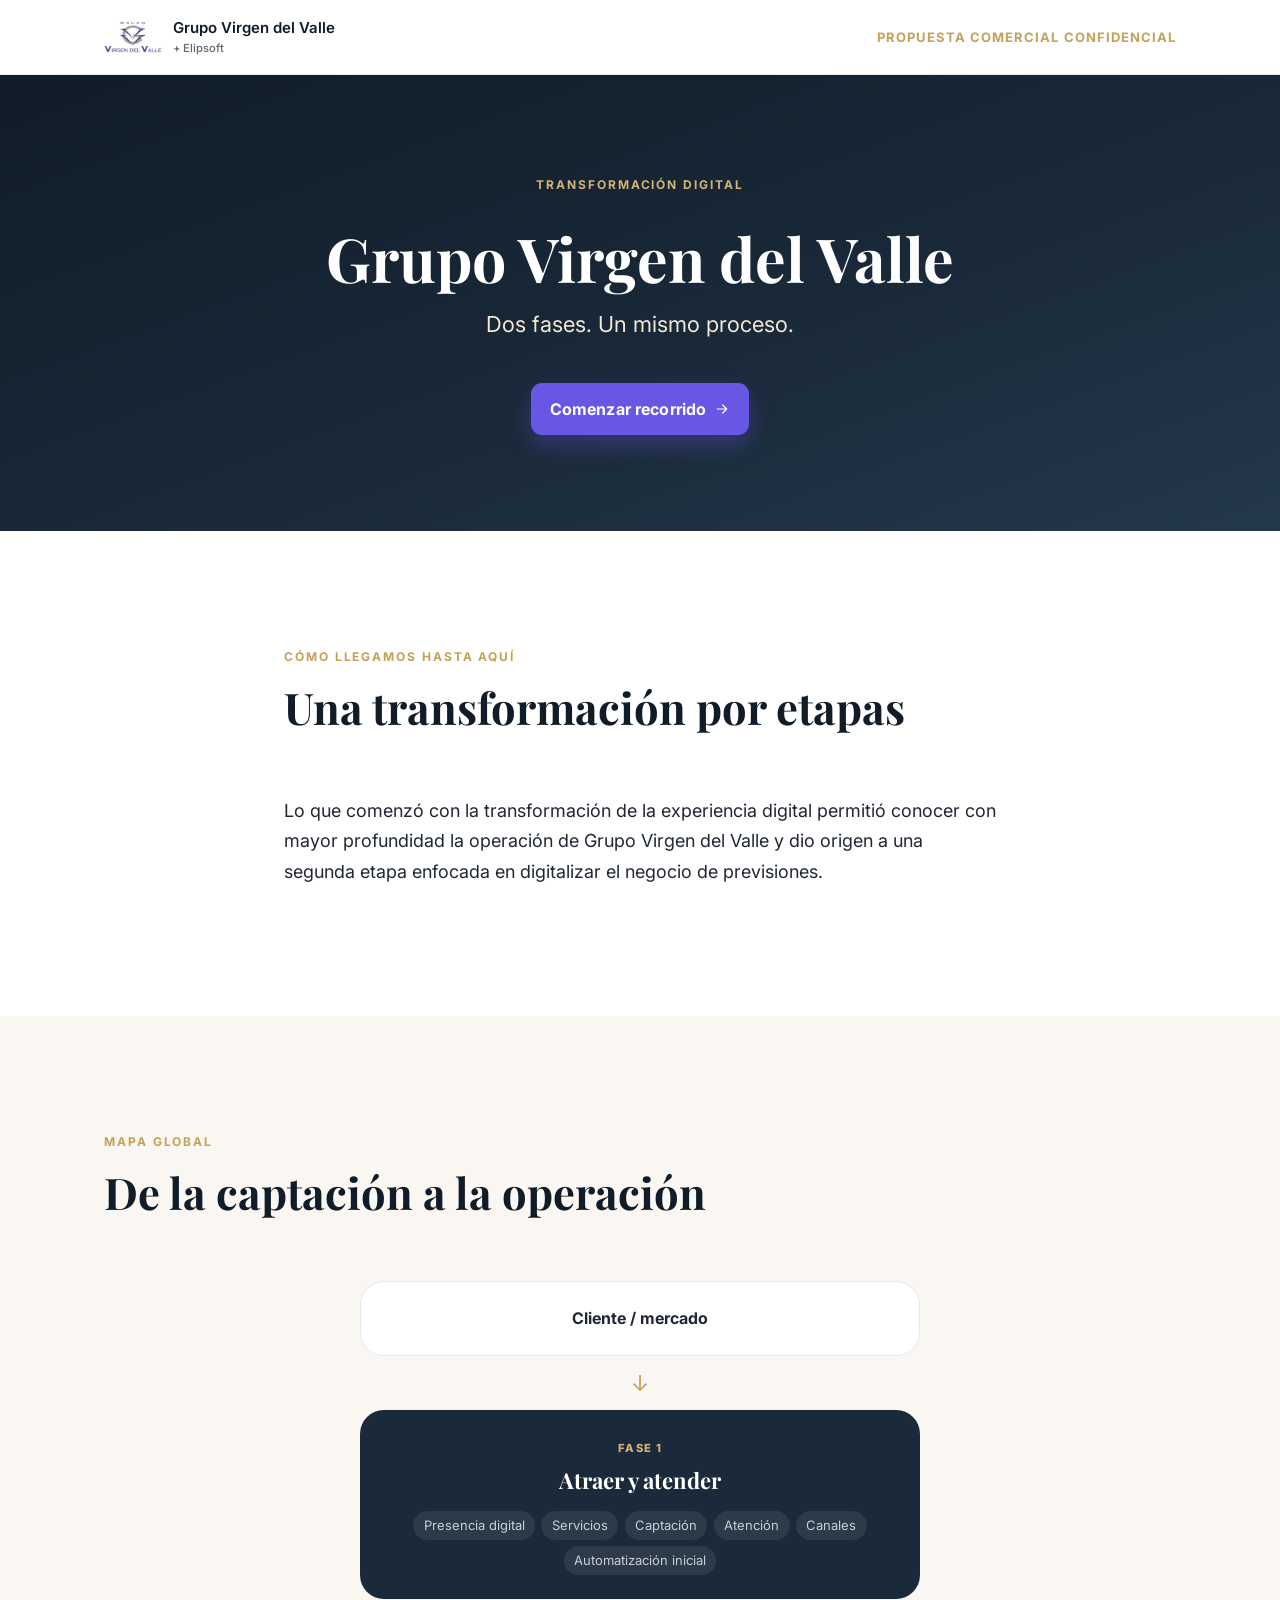
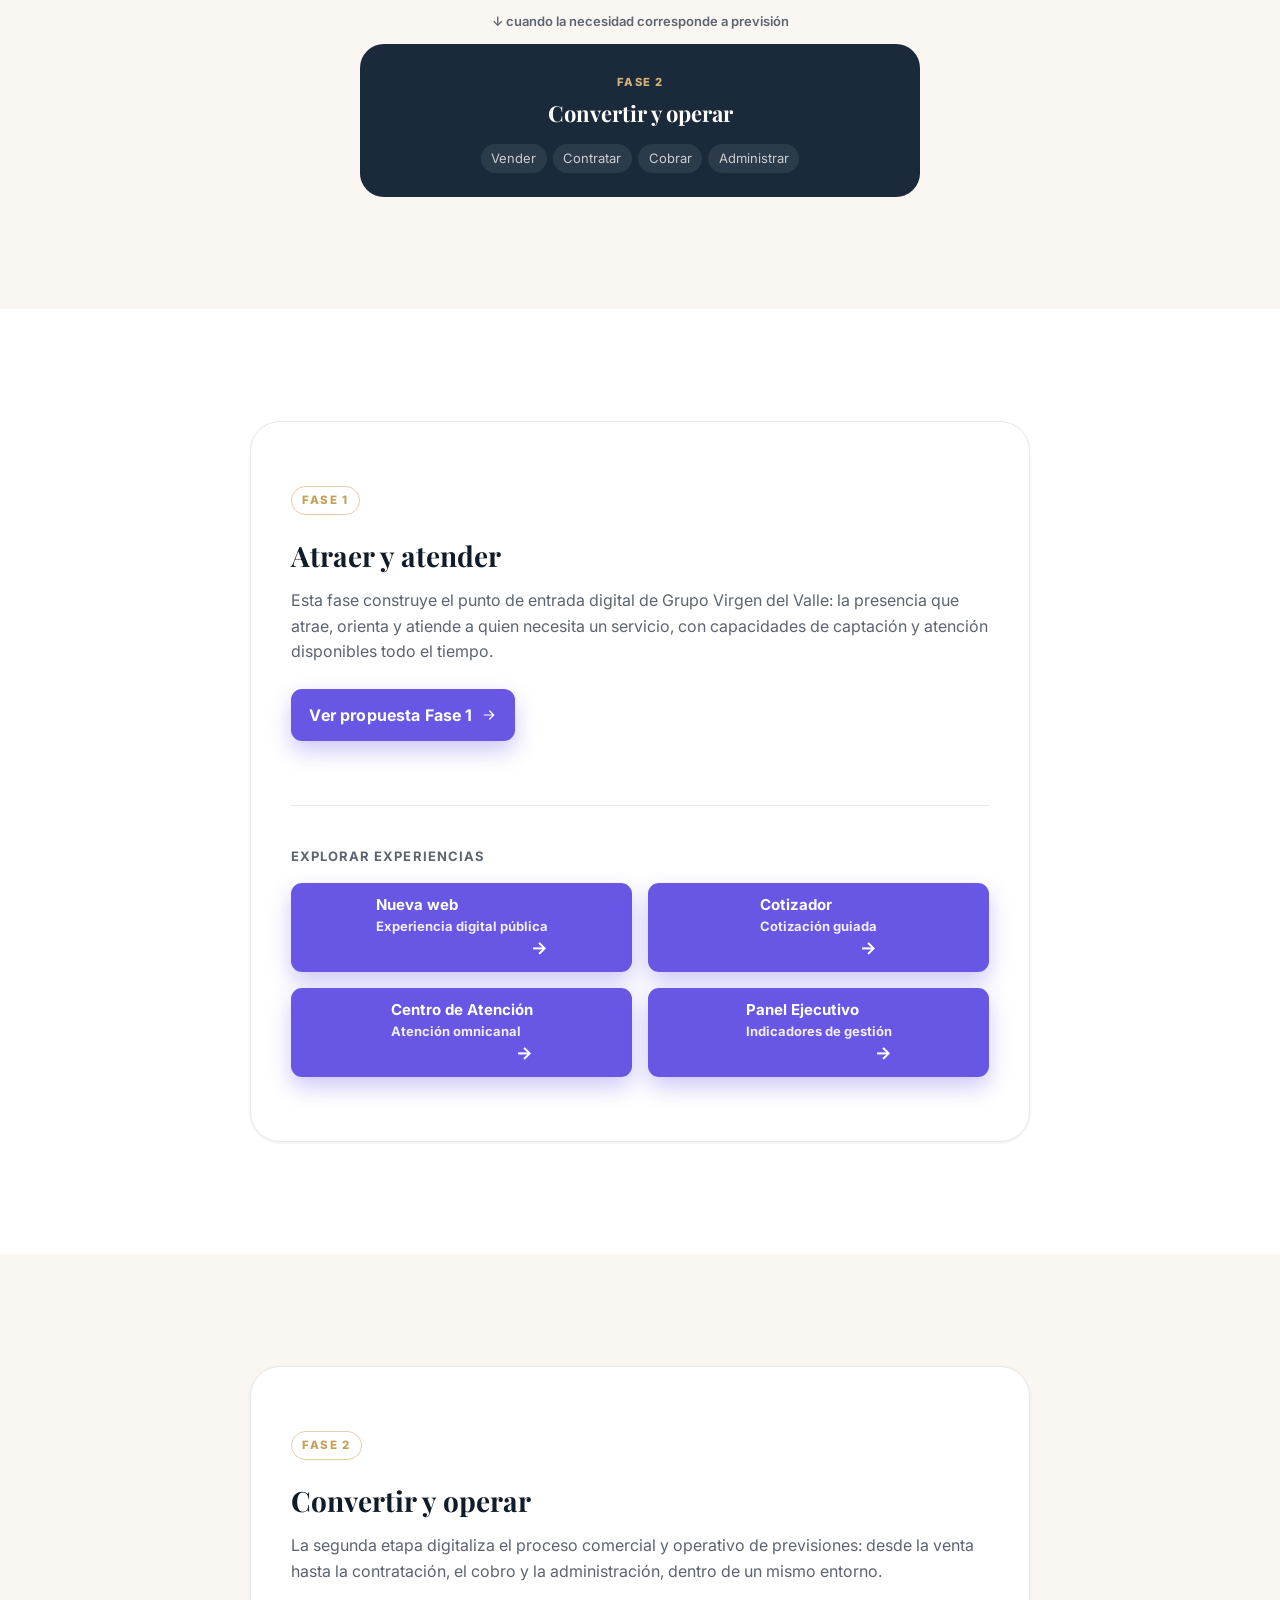
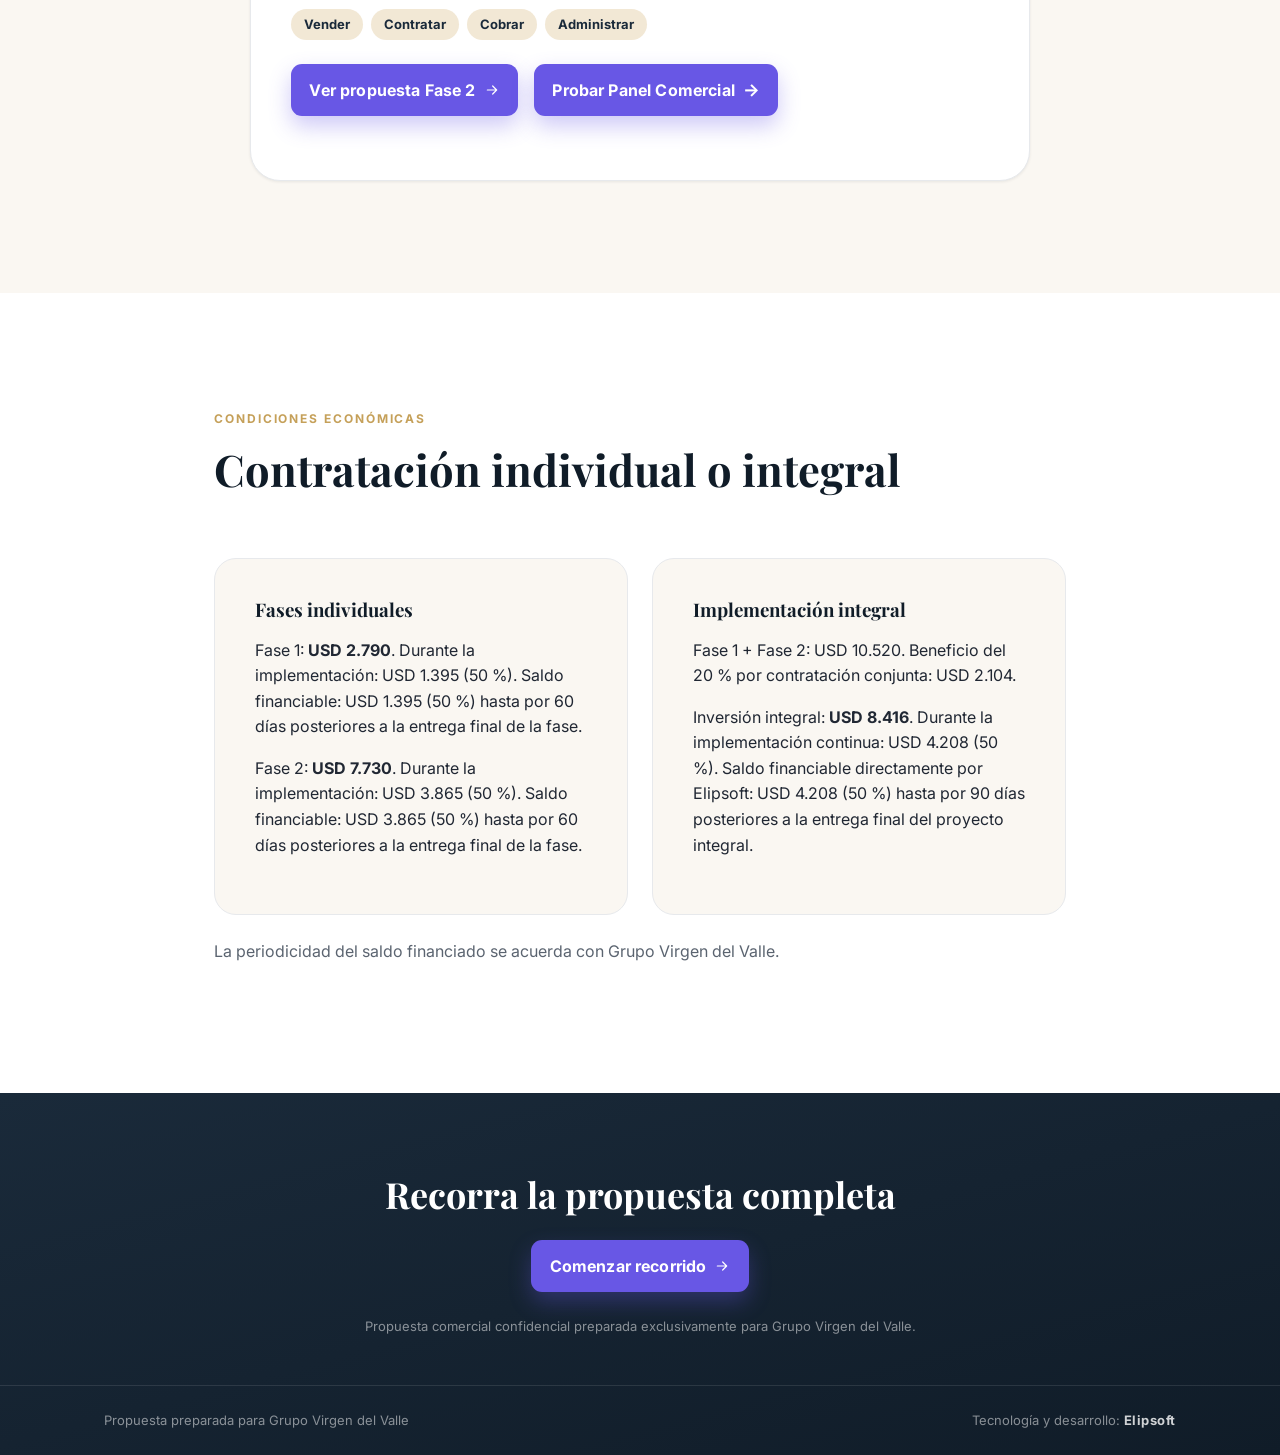
<file: propuesta-integral.html>
<!doctype html>
<html lang="es">
<head>
  <meta charset="UTF-8" />
  <meta name="viewport" content="width=device-width, initial-scale=1" />
  <title>Transformación digital | Grupo Virgen del Valle</title>
  <meta name="description" content="Visión general de la transformación digital de Grupo Virgen del Valle: dos fases, un mismo proceso. Propuesta comercial confidencial de Elipsoft." />
  <meta name="robots" content="noindex, nofollow" />
  <meta property="og:type" content="website" />
  <meta property="og:title" content="Transformación digital | Grupo Virgen del Valle" />
  <meta property="og:description" content="Visión general de la transformación digital de Grupo Virgen del Valle: dos fases, un mismo proceso. Propuesta comercial confidencial de Elipsoft." />
  <meta property="og:url" content="https://elipsoftdev.github.io/grupo-virgen-del-valle-poc/propuesta-integral.html" />
  <meta property="og:image" content="https://elipsoftdev.github.io/grupo-virgen-del-valle-poc/assets/img/og-propuesta-vdv.png" />
  <meta property="og:image:secure_url" content="https://elipsoftdev.github.io/grupo-virgen-del-valle-poc/assets/img/og-propuesta-vdv.png" />
  <meta property="og:image:type" content="image/png" />
  <meta property="og:image:width" content="1200" />
  <meta property="og:image:height" content="630" />
  <meta property="og:image:alt" content="Grupo Virgen del Valle — Transformación Digital" />
  <meta name="twitter:card" content="summary_large_image" />
  <meta name="twitter:title" content="Transformación digital | Grupo Virgen del Valle" />
  <meta name="twitter:description" content="Dos fases. Un mismo proceso. Propuesta comercial confidencial de Elipsoft." />
  <meta name="twitter:image" content="https://elipsoftdev.github.io/grupo-virgen-del-valle-poc/assets/img/og-propuesta-vdv.png" />
  <link rel="icon" type="image/svg+xml" href="assets/img/favicon.svg" />

  <link rel="preconnect" href="https://fonts.googleapis.com" />
  <link rel="preconnect" href="https://fonts.gstatic.com" crossorigin />
  <link href="https://fonts.googleapis.com/css2?family=Playfair+Display:ital,wght@0,400;0,600;0,700;1,400&family=Inter:wght@400;500;600;700&display=swap" rel="stylesheet" />

  <link rel="stylesheet" href="css/tokens.css" />
  <link rel="stylesheet" href="css/main.css" />
  <link rel="stylesheet" href="css/propuesta.css" />
  <link rel="stylesheet" href="css/propuesta-integral.css" />
  <link rel="stylesheet" href="css/propuesta-context.css" />
</head>
<body class="proposal-body">
  <a class="skip-link" href="#mapa">Saltar al contenido</a>

  <header class="pintegral-nav">
    <div class="p-wrap pintegral-nav__inner">
      <a class="pintegral-nav__brand" href="#top">
        <img src="assets/img/logo.png" alt="Grupo Virgen del Valle" width="64" height="36" />
        <span>Grupo Virgen del Valle <small>+ Elipsoft</small></span>
      </a>
      <span class="pintegral-nav__tag">Propuesta comercial confidencial</span>
    </div>
  </header>

  <main id="top">
    <section class="pintegral-hero">
      <div class="p-wrap">
        <span class="p-eyebrow p-eyebrow--light">Transformación digital</span>
        <h1>Grupo Virgen del Valle</h1>
        <p class="pintegral-hero__sub">Dos fases. Un mismo proceso.</p>
        <a class="btn pcontext-action--forward btn-lg" href="propuesta.html">Comenzar recorrido
          <svg class="icon icon--arrow" viewBox="0 0 24 24" aria-hidden="true"><path d="M5 12h14M13 6l6 6-6 6"/></svg>
        </a>
      </div>
    </section>

    <section class="p-section">
      <div class="p-wrap pintegral-history">
        <header class="p-head">
          <span class="p-eyebrow">Cómo llegamos hasta aquí</span>
          <h2>Una transformación por etapas</h2>
        </header>
        <p>Lo que comenzó con la transformación de la experiencia digital permitió conocer con mayor profundidad la operación de Grupo Virgen del Valle y dio origen a una segunda etapa enfocada en digitalizar el negocio de previsiones.</p>
      </div>
    </section>

    <section class="p-section p-section--ivory" id="mapa" data-section="mapa">
      <div class="p-wrap">
        <header class="p-head">
          <span class="p-eyebrow">Mapa global</span>
          <h2>De la captación a la operación</h2>
        </header>

        <div class="pintegral-map">
          <div class="pintegral-map__node pintegral-map__node--market">
            <strong>Cliente / mercado</strong>
          </div>
          <span class="pintegral-map__arrow" aria-hidden="true">↓</span>
          <div class="pintegral-map__node pintegral-map__node--phase">
            <span class="pintegral-map__tag">Fase 1</span>
            <strong>Atraer y atender</strong>
            <ul>
              <li>Presencia digital</li>
              <li>Servicios</li>
              <li>Captación</li>
              <li>Atención</li>
              <li>Canales</li>
              <li>Automatización inicial</li>
            </ul>
          </div>
          <span class="pintegral-map__arrow pintegral-map__arrow--condition" aria-hidden="true">↓ cuando la necesidad corresponde a previsión</span>
          <div class="pintegral-map__node pintegral-map__node--phase">
            <span class="pintegral-map__tag">Fase 2</span>
            <strong>Convertir y operar</strong>
            <ul>
              <li>Vender</li>
              <li>Contratar</li>
              <li>Cobrar</li>
              <li>Administrar</li>
            </ul>
          </div>
        </div>
      </div>
    </section>

    <section class="p-section" id="fase1" data-section="fase1">
      <div class="p-wrap">
        <article class="pintegral-chapter">
          <span class="pintegral-chapter__tag">Fase 1</span>
          <h2>Atraer y atender</h2>
          <p>Esta fase construye el punto de entrada digital de Grupo Virgen del Valle: la presencia que atrae, orienta y atiende a quien necesita un servicio, con capacidades de captación y atención disponibles todo el tiempo.</p>
          <a class="btn pcontext-action--forward" href="propuesta.html">Ver propuesta Fase 1
            <svg class="icon icon--arrow" viewBox="0 0 24 24" aria-hidden="true"><path d="M5 12h14M13 6l6 6-6 6"/></svg>
          </a>

          <div class="pintegral-chapter__experiences">
            <span class="pintegral-chapter__experiences-label">Explorar experiencias</span>
            <div class="pintegral-chapter__grid">
              <a class="pcontext-action--forward" href="index.html"><strong>Nueva web</strong><span>Experiencia digital pública</span></a>
              <a class="pcontext-action--forward" href="cotizar.html"><strong>Cotizador</strong><span>Cotización guiada</span></a>
              <a class="pcontext-action--forward" href="centro-atencion-demo.html"><strong>Centro de Atención</strong><span>Atención omnicanal</span></a>
              <a class="pcontext-action--forward" href="dashboard-demo.html"><strong>Panel Ejecutivo</strong><span>Indicadores de gestión</span></a>
            </div>
          </div>
        </article>
      </div>
    </section>

    <section class="p-section p-section--ivory" id="fase2" data-section="fase2">
      <div class="p-wrap">
        <article class="pintegral-chapter">
          <span class="pintegral-chapter__tag">Fase 2</span>
          <h2>Convertir y operar</h2>
          <p>La segunda etapa digitaliza el proceso comercial y operativo de previsiones: desde la venta hasta la contratación, el cobro y la administración, dentro de un mismo entorno.</p>

          <div class="pintegral-chapter__pillars">
            <span>Vender</span>
            <span>Contratar</span>
            <span>Cobrar</span>
            <span>Administrar</span>
          </div>

          <div class="pintegral-chapter__ctas">
            <a class="btn pcontext-action--forward" href="propuesta-fase2.html">Ver propuesta Fase 2
              <svg class="icon icon--arrow" viewBox="0 0 24 24" aria-hidden="true"><path d="M5 12h14M13 6l6 6-6 6"/></svg>
            </a>
            <a class="btn pcontext-action--forward" href="propuesta-fase2.html#demo-comercial">Probar Panel Comercial</a>
          </div>
        </article>
      </div>
    </section>

    <section class="p-section" id="inversion-integral">
      <div class="p-wrap pintegral-terms">
        <header class="p-head">
          <span class="p-eyebrow">Condiciones económicas</span>
          <h2>Contratación individual o integral</h2>
        </header>
        <div class="pintegral-terms__grid">
          <div>
            <h3>Fases individuales</h3>
            <p>Fase 1: <strong>USD 2.790</strong>. Durante la implementación: USD 1.395 (50 %). Saldo financiable: USD 1.395 (50 %) hasta por 60 días posteriores a la entrega final de la fase.</p>
            <p>Fase 2: <strong>USD 7.730</strong>. Durante la implementación: USD 3.865 (50 %). Saldo financiable: USD 3.865 (50 %) hasta por 60 días posteriores a la entrega final de la fase.</p>
          </div>
          <div>
            <h3>Implementación integral</h3>
            <p>Fase 1 + Fase 2: USD 10.520. Beneficio del 20 % por contratación conjunta: USD 2.104.</p>
            <p>Inversión integral: <strong>USD 8.416</strong>. Durante la implementación continua: USD 4.208 (50 %). Saldo financiable directamente por Elipsoft: USD 4.208 (50 %) hasta por 90 días posteriores a la entrega final del proyecto integral.</p>
          </div>
        </div>
        <p>La periodicidad del saldo financiado se acuerda con Grupo Virgen del Valle.</p>
      </div>
    </section>

    <section class="pintegral-close">
      <div class="p-wrap">
        <h2>Recorra la propuesta completa</h2>
        <a class="btn pcontext-action--forward btn-lg" href="propuesta.html">Comenzar recorrido
          <svg class="icon icon--arrow" viewBox="0 0 24 24" aria-hidden="true"><path d="M5 12h14M13 6l6 6-6 6"/></svg>
        </a>
        <p class="pintegral-close__note">Propuesta comercial confidencial preparada exclusivamente para Grupo Virgen del Valle.</p>
      </div>
      <footer class="p-footer">
        <div class="p-wrap p-footer__inner">
          <span>Propuesta preparada para Grupo Virgen del Valle</span>
          <span class="p-footer__dev">Tecnología y desarrollo: <strong>Elipsoft</strong></span>
        </div>
      </footer>
    </section>
  </main>
</body>
</html>
</file>
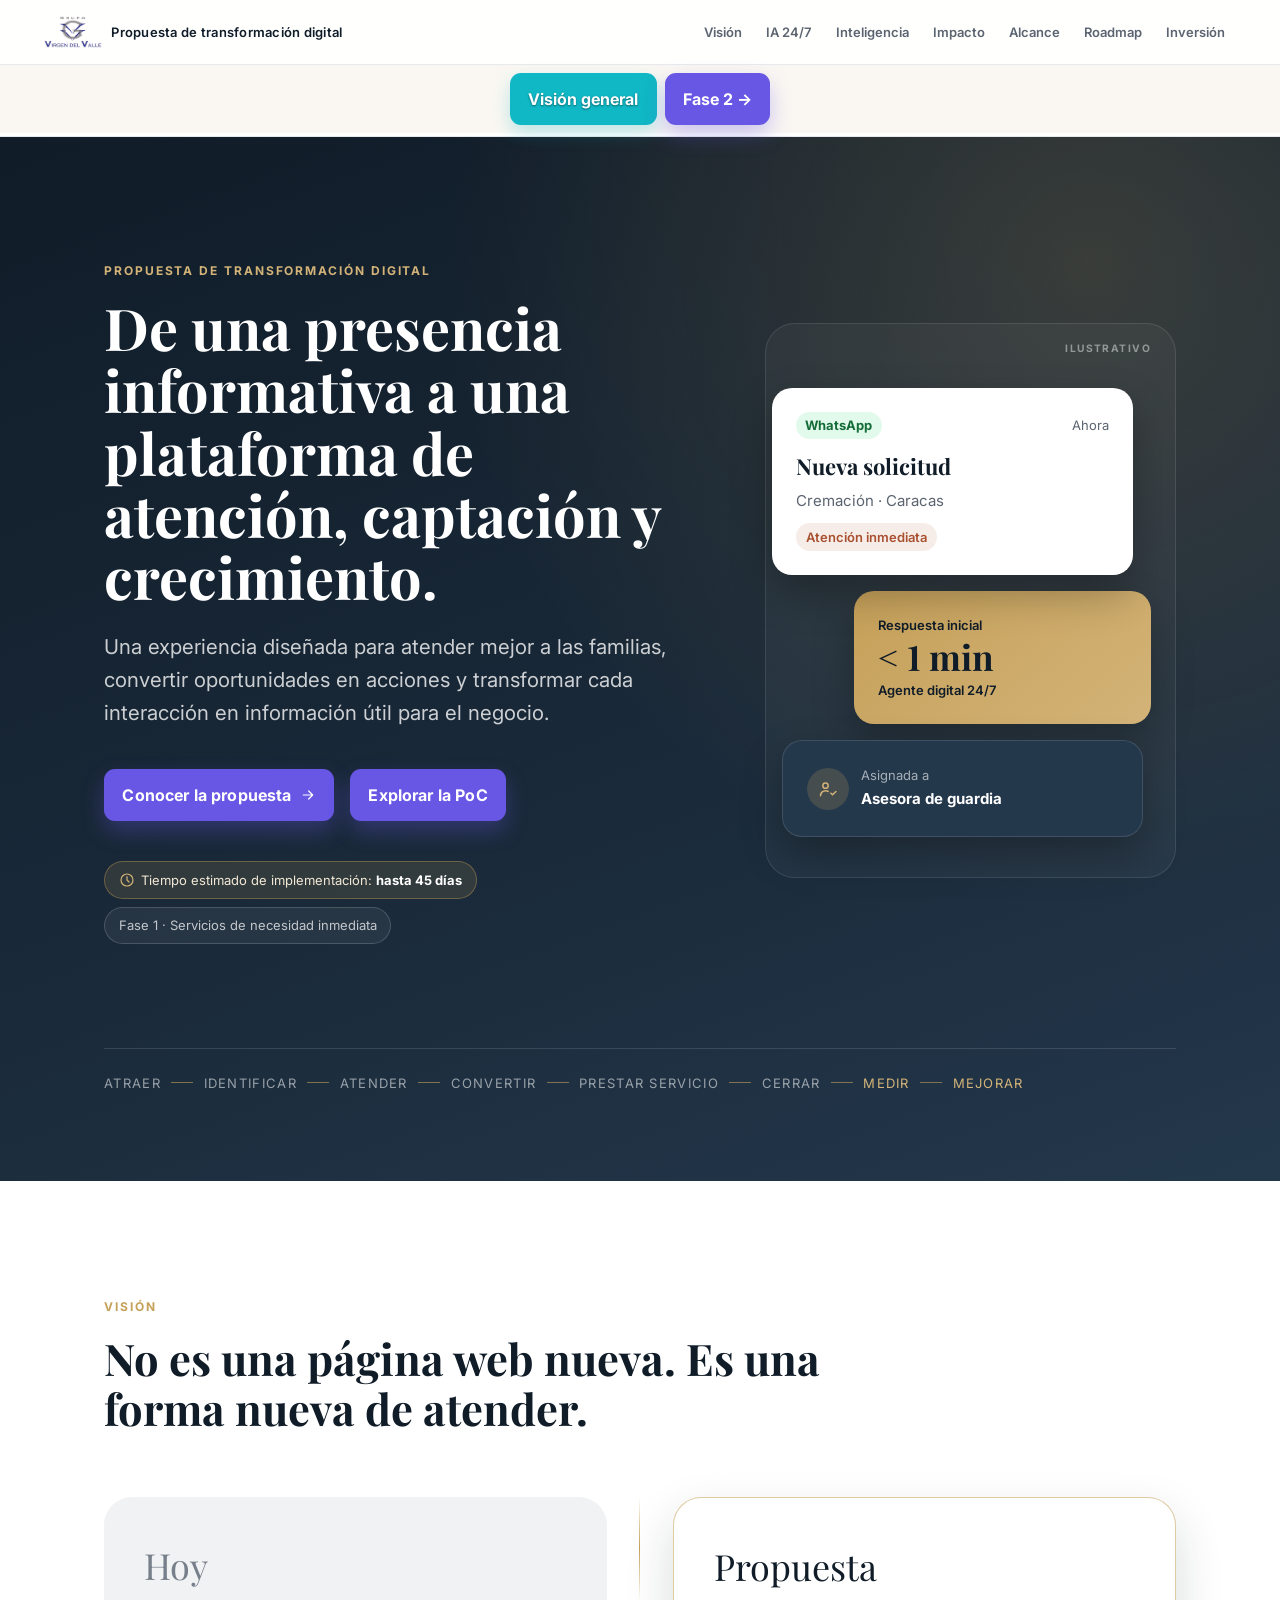
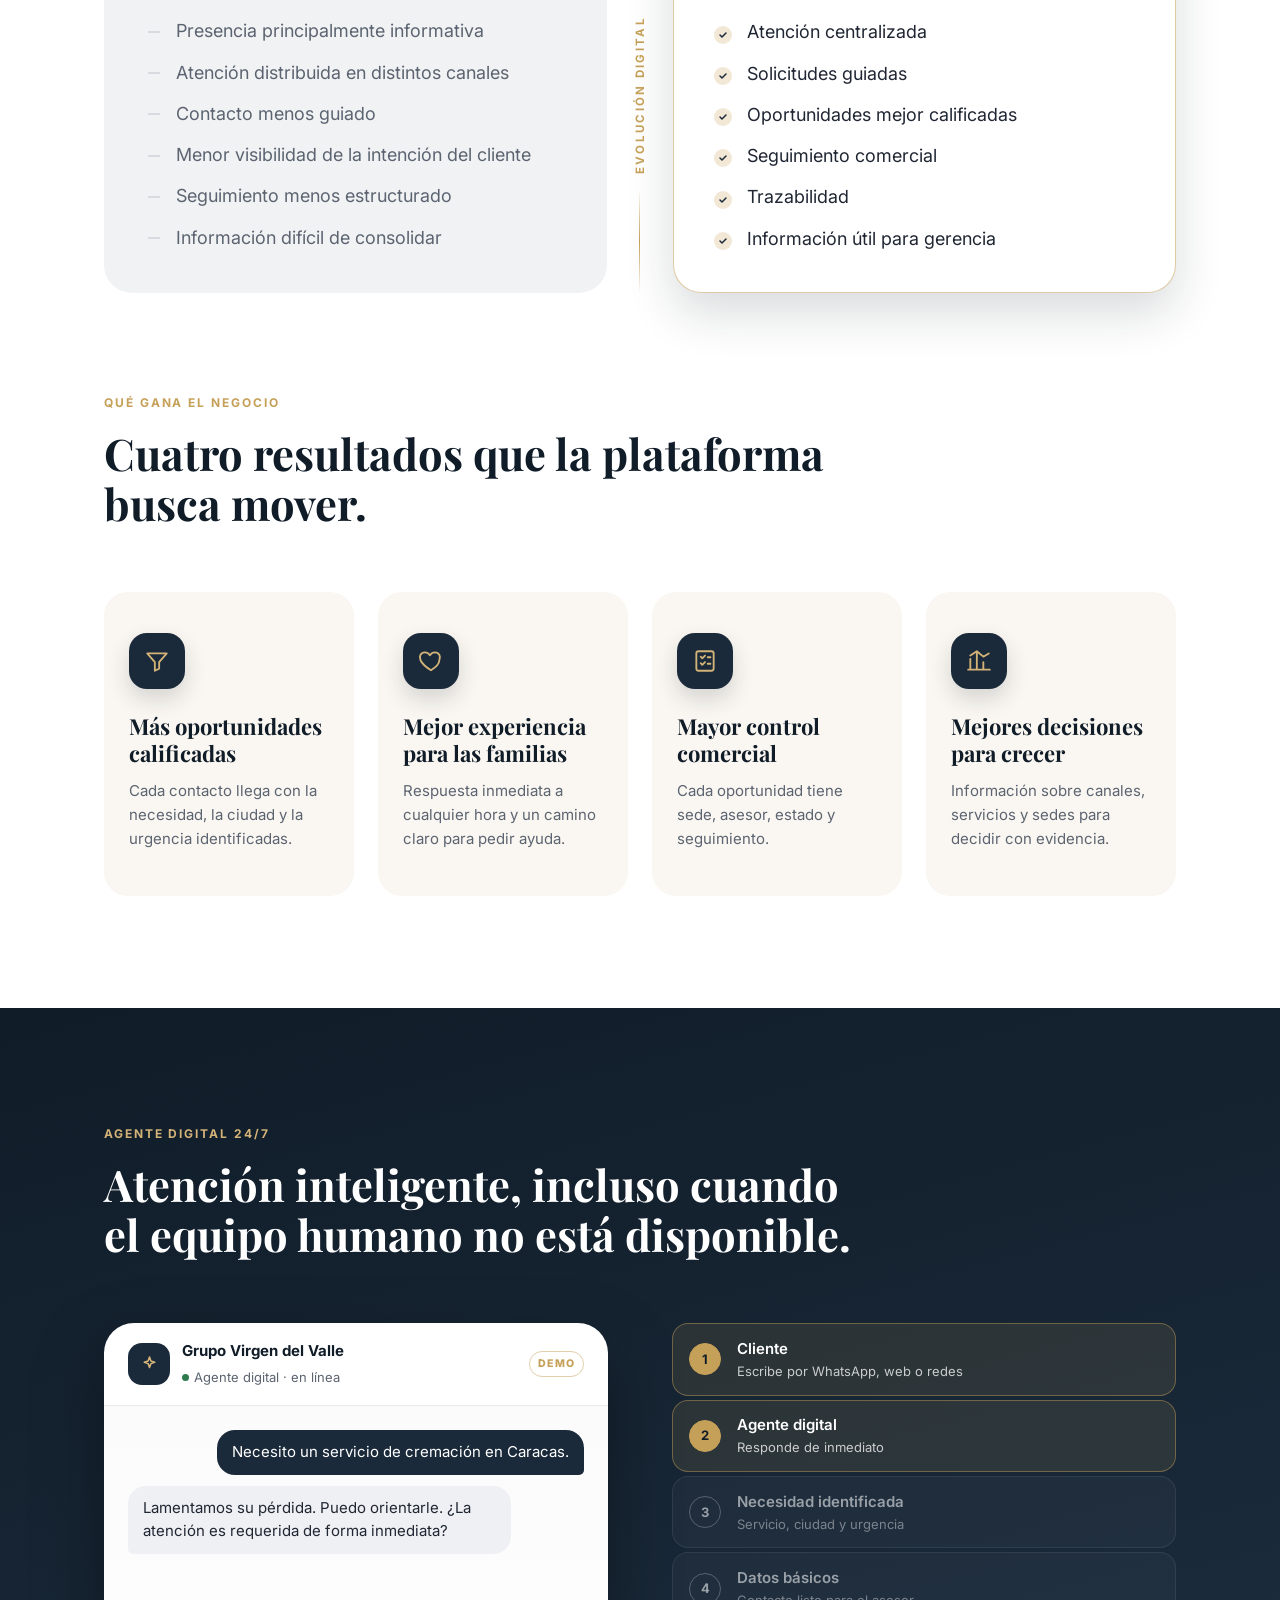
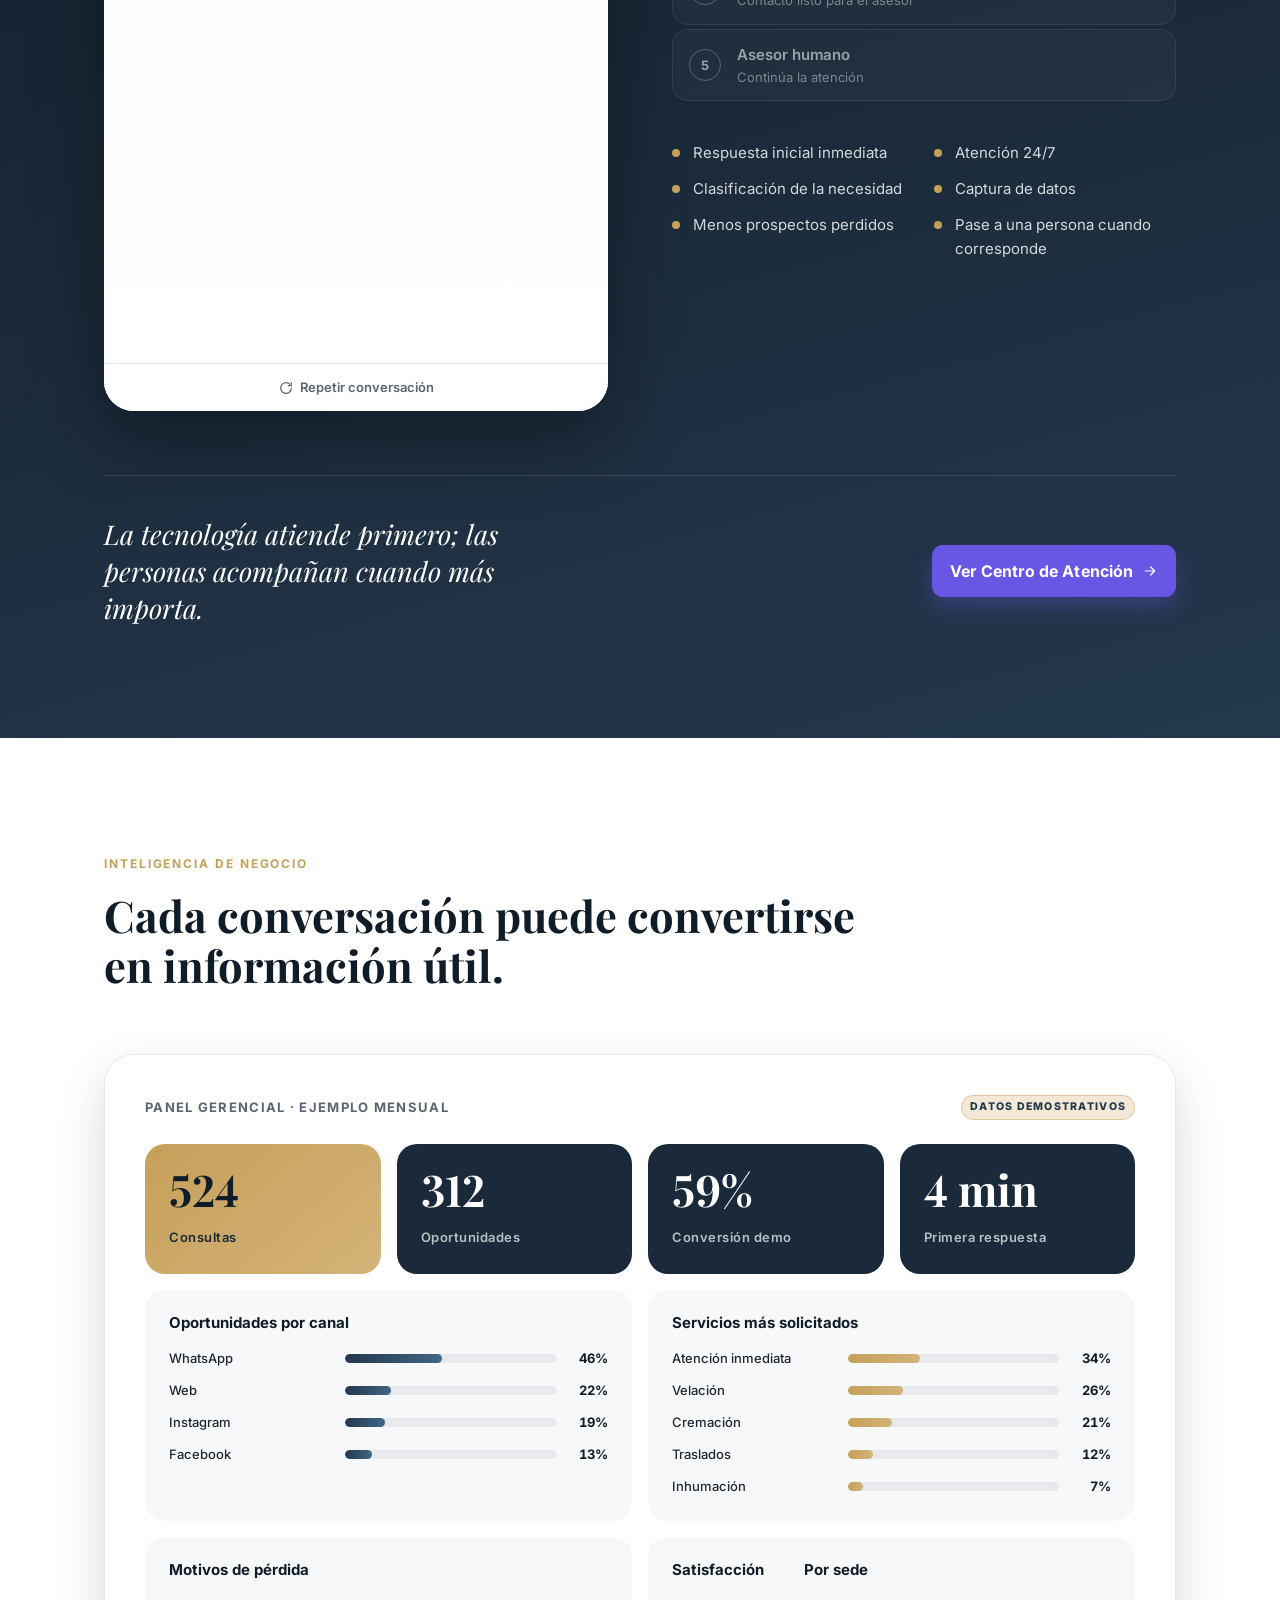
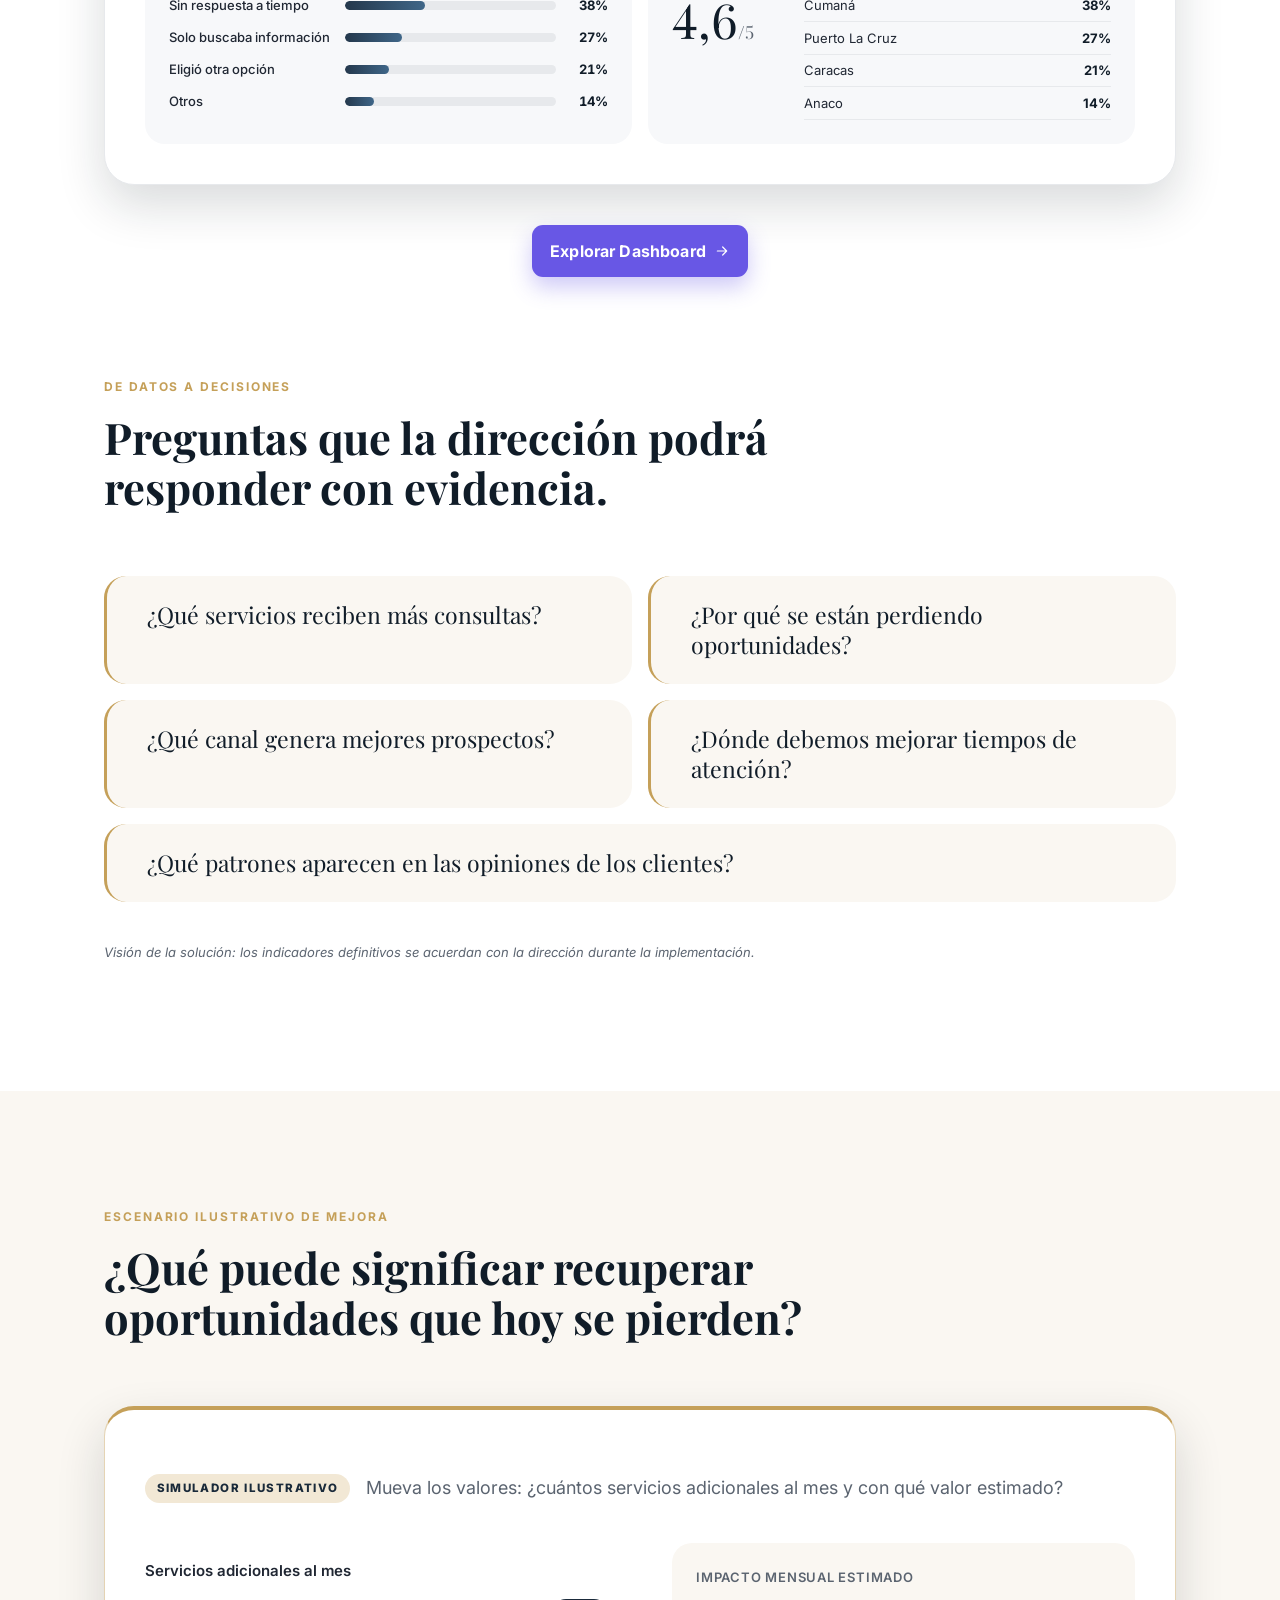
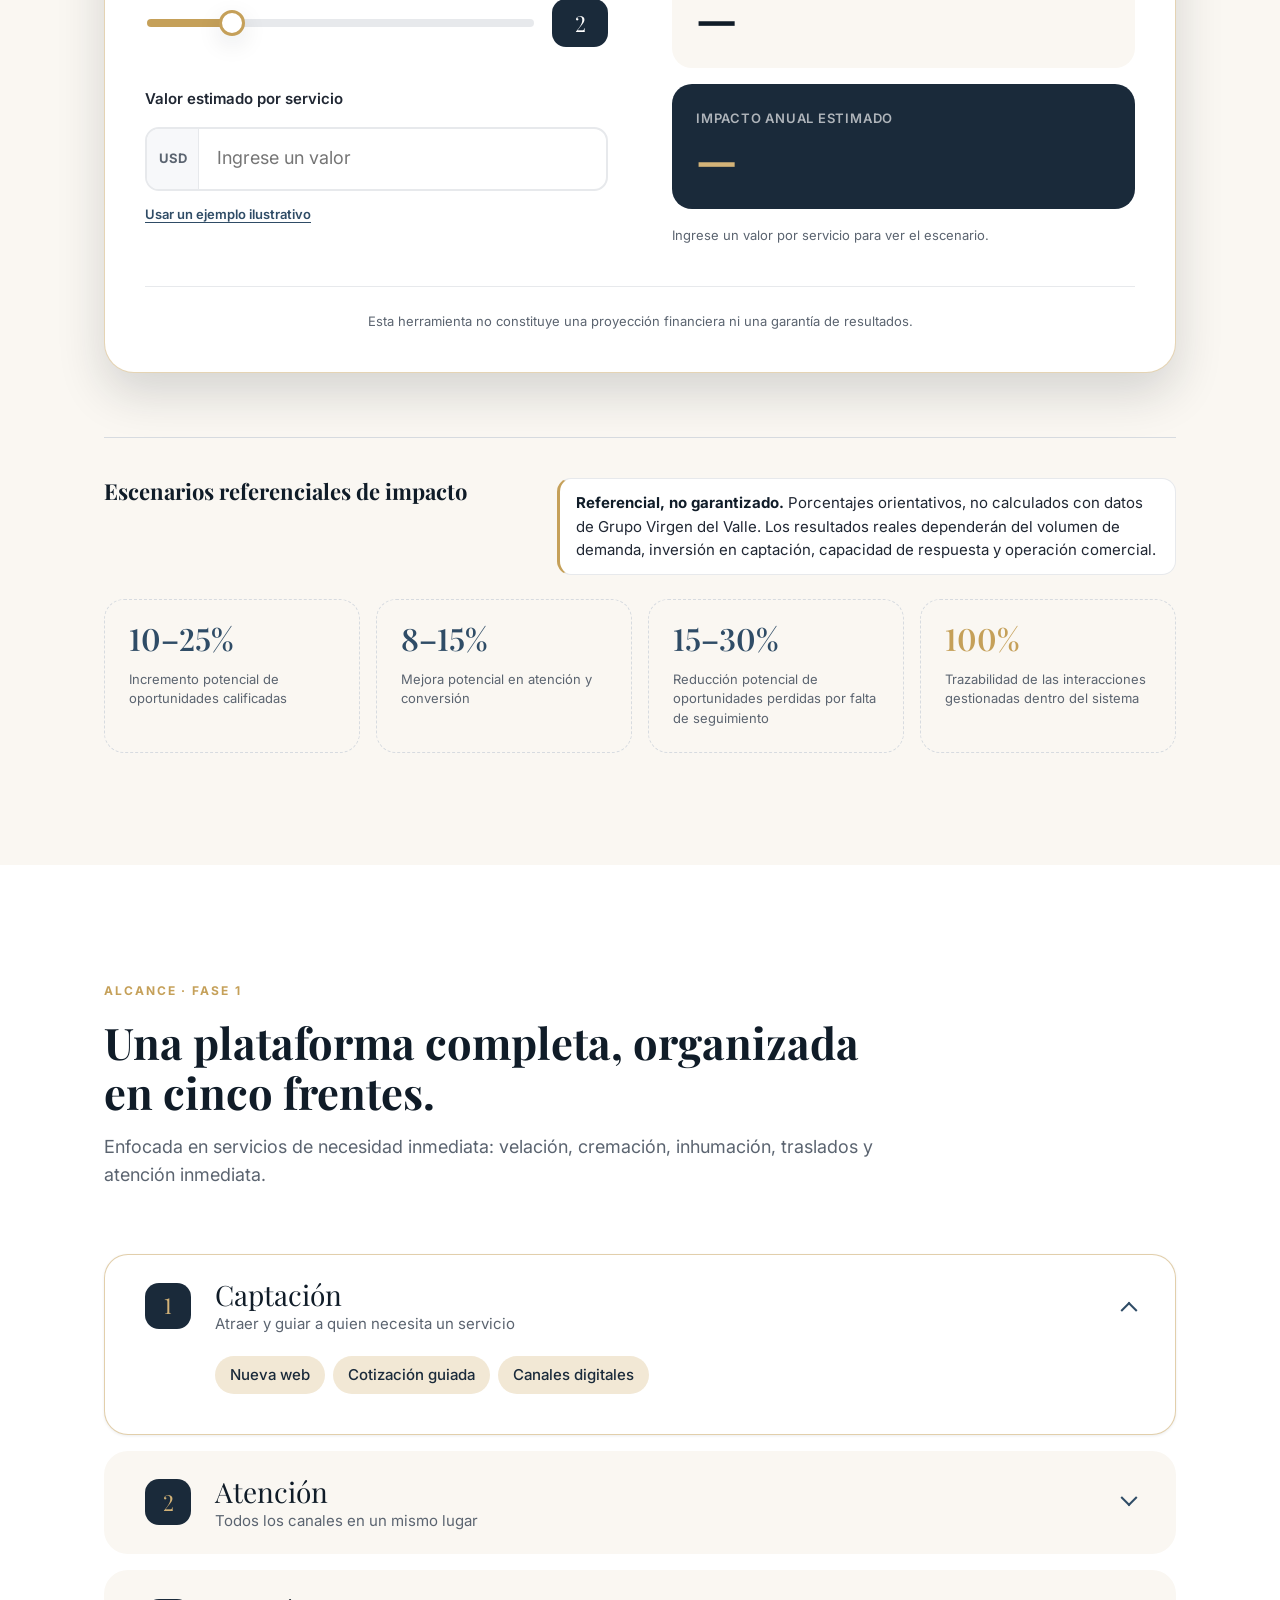
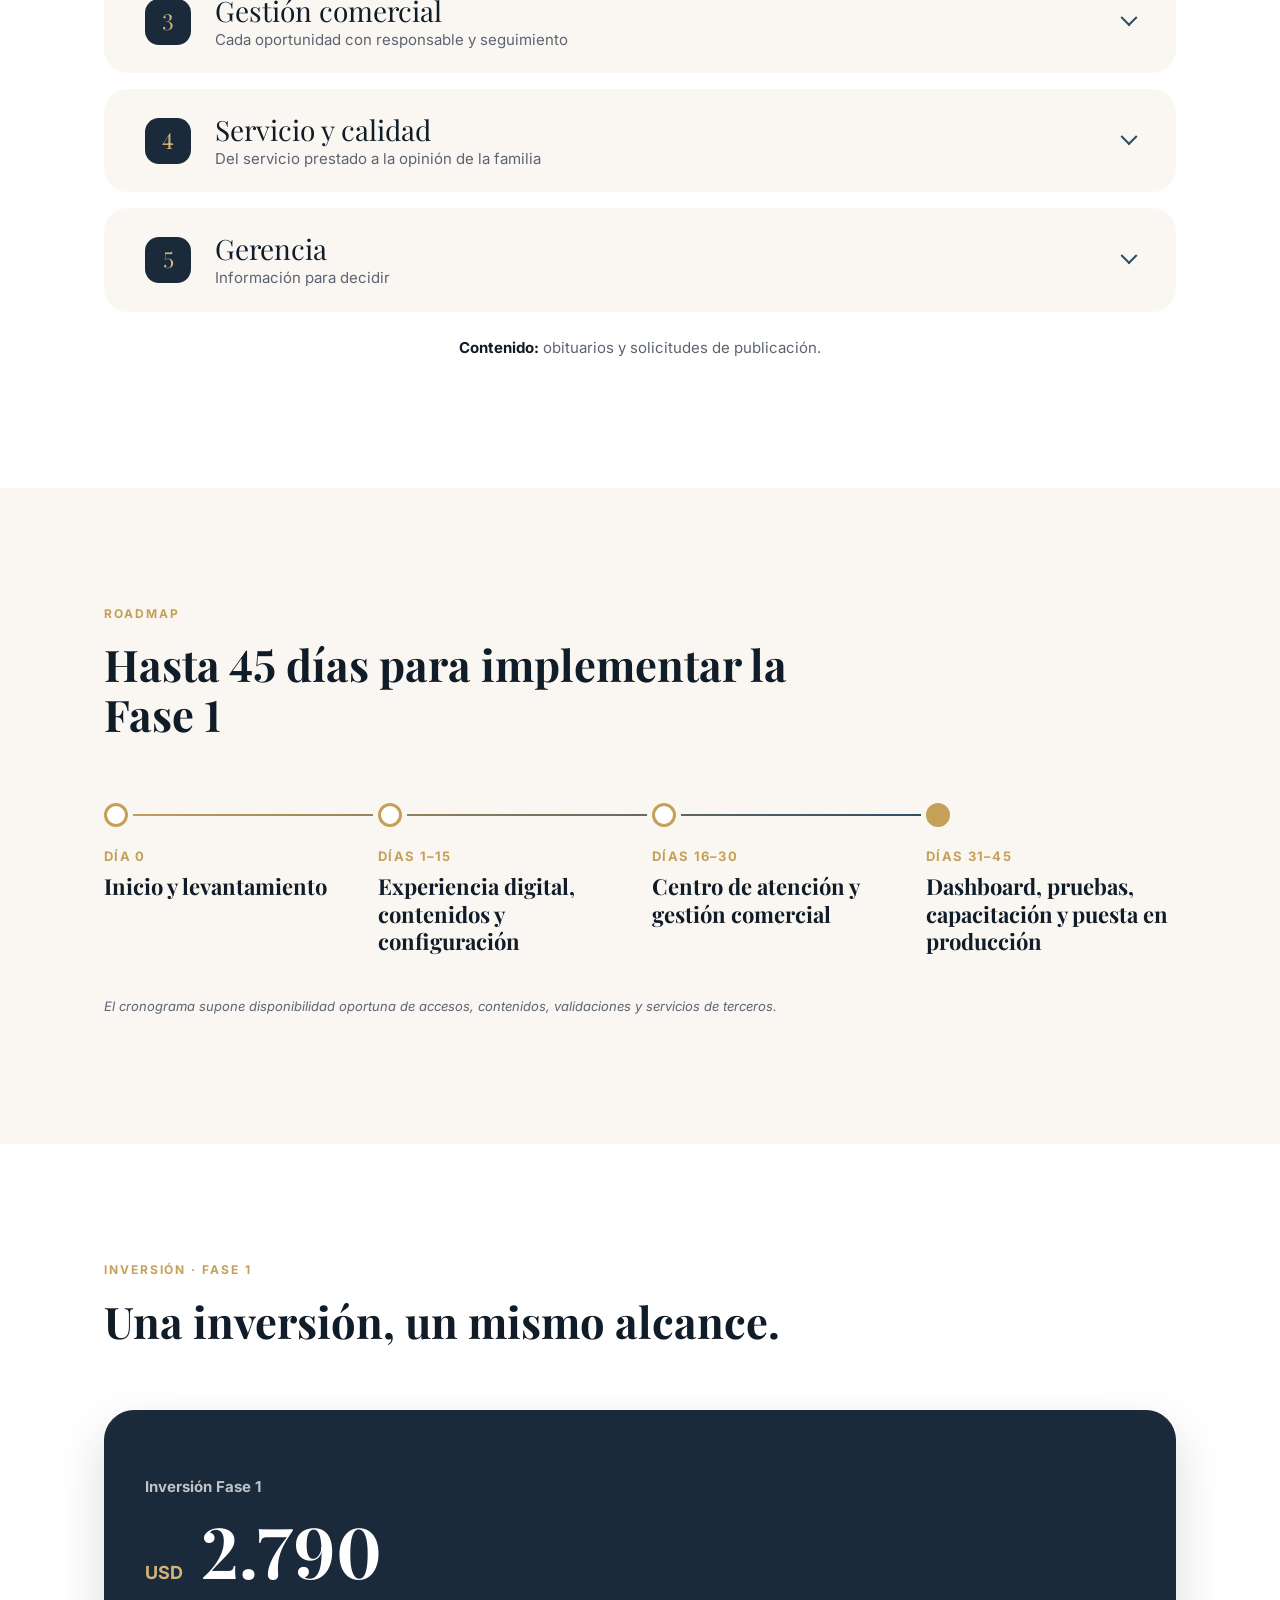
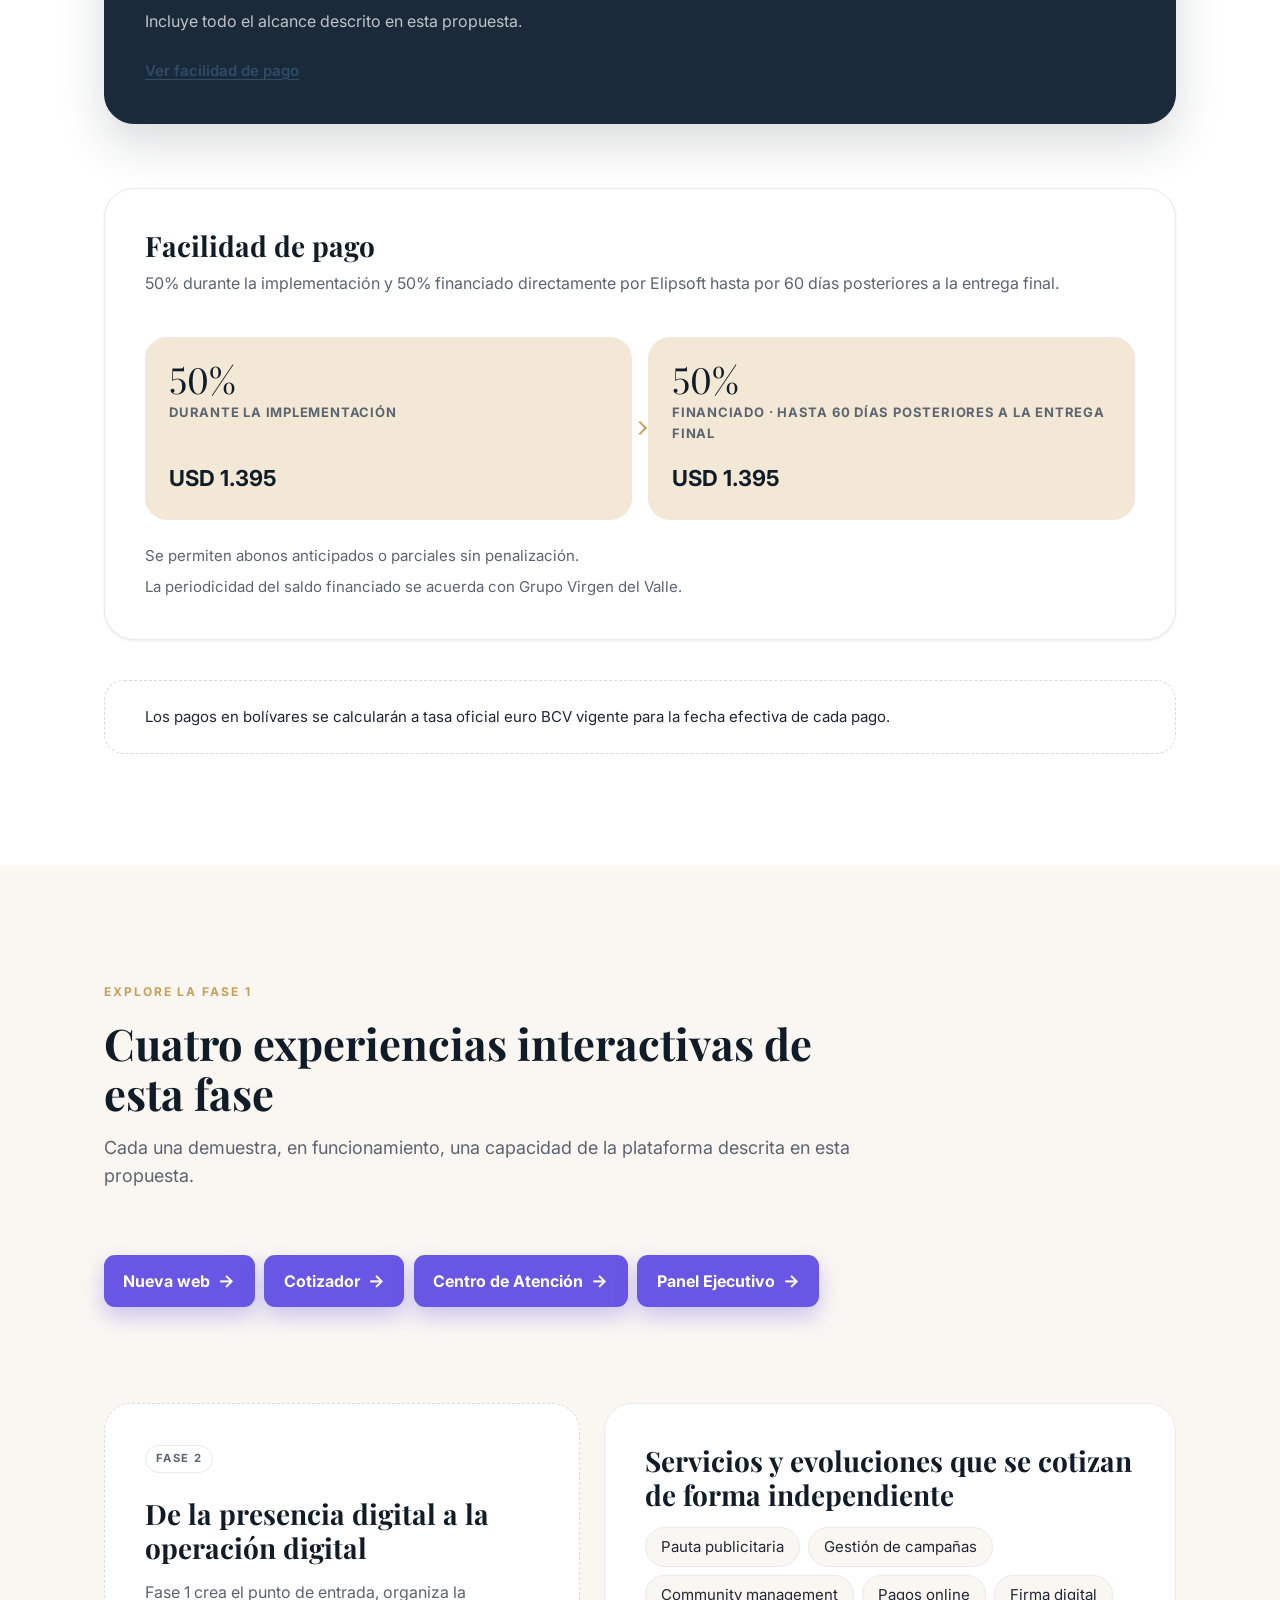
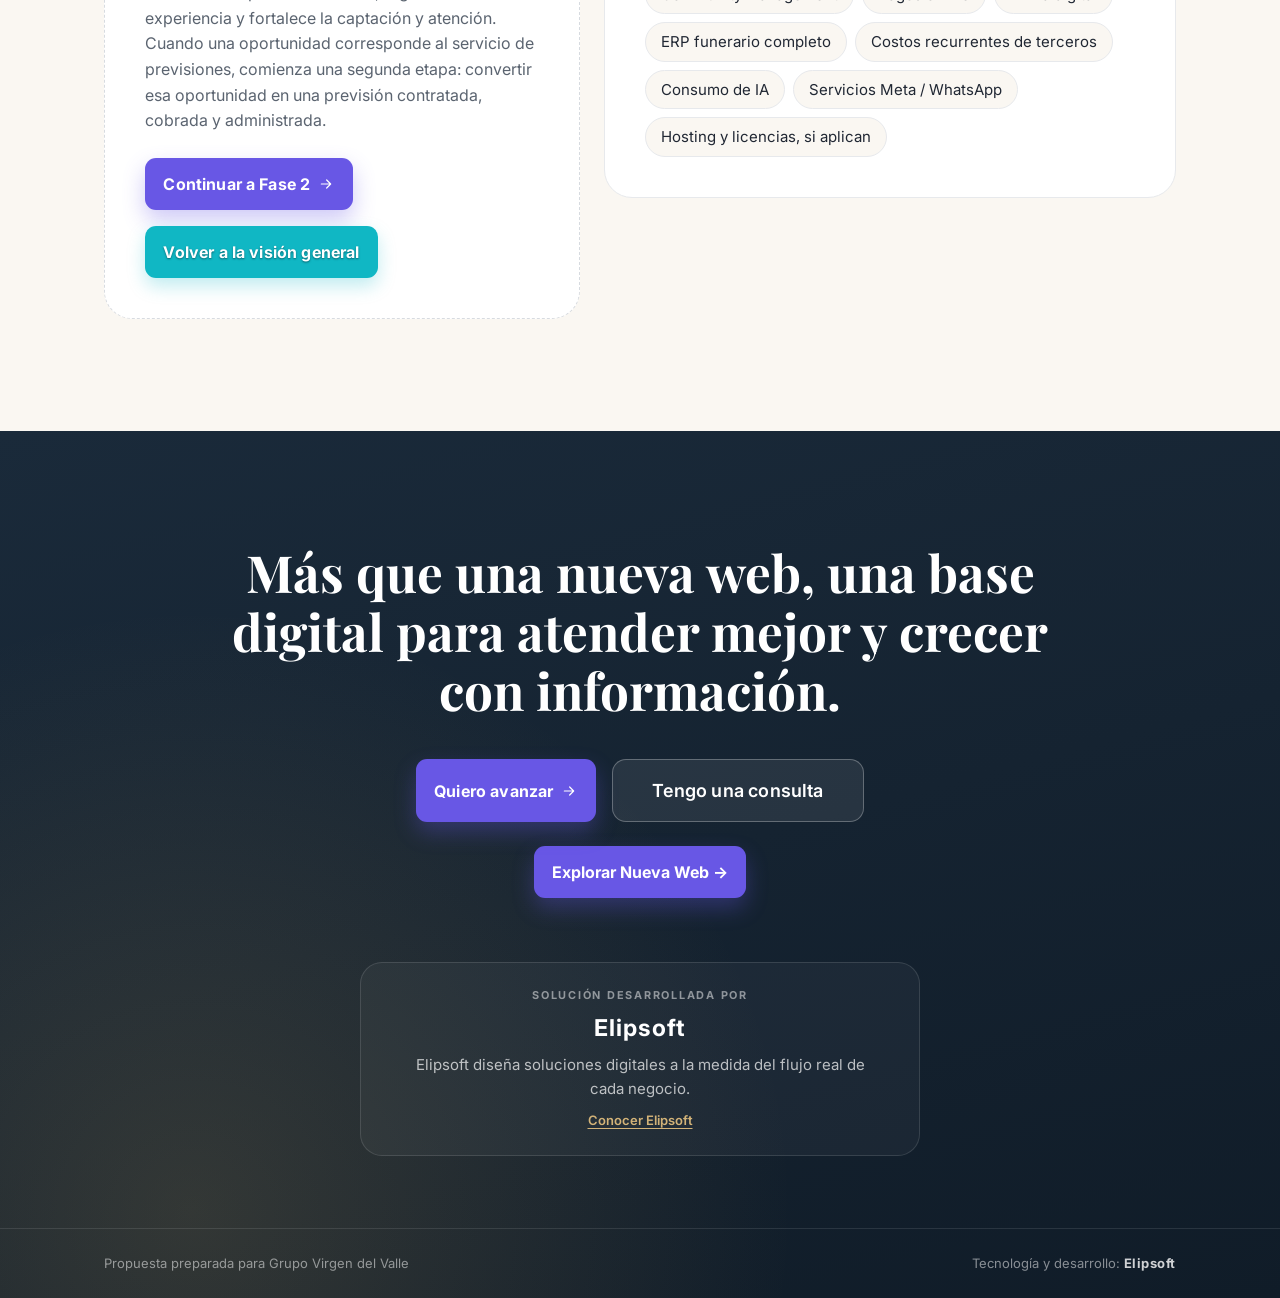
<file: propuesta.html>
<!doctype html>
<html lang="es">
<head>
  <meta charset="UTF-8" />
  <meta name="viewport" content="width=device-width, initial-scale=1" />
  <title>Propuesta de transformación digital | Grupo Virgen del Valle</title>
  <meta name="description" content="Propuesta interactiva de transformación digital para Grupo Virgen del Valle: plataforma de atención, captación, seguimiento y crecimiento. Fase 1 implementada en hasta 45 días." />
  <meta name="robots" content="noindex, nofollow" />
  <link rel="icon" type="image/svg+xml" href="assets/img/favicon.svg" />

  <link rel="preconnect" href="https://fonts.googleapis.com" />
  <link rel="preconnect" href="https://fonts.gstatic.com" crossorigin />
  <link href="https://fonts.googleapis.com/css2?family=Playfair+Display:ital,wght@0,400;0,600;0,700;1,400&family=Inter:wght@400;500;600;700&display=swap" rel="stylesheet" />

  <link rel="stylesheet" href="css/tokens.css" />
  <link rel="stylesheet" href="css/main.css" />
  <link rel="stylesheet" href="css/propuesta.css" />
  <link rel="stylesheet" href="css/propuesta-context.css" />
</head>
<body class="proposal-body">
  <a class="skip-link" href="#vision">Saltar al contenido</a>

  <!-- NAVEGACIÓN -->
  <header class="pnav" id="pnav">
    <div class="pnav__bar">
      <a class="pnav__brand" href="#top">
        <img src="assets/img/logo.png" alt="Grupo Virgen del Valle" width="72" height="40" />
        <span>Propuesta de transformación digital</span>
      </a>
      <nav class="pnav__links" aria-label="Secciones de la propuesta">
        <a href="#vision" data-nav="vision">Visión</a>
        <a href="#ia" data-nav="ia">IA 24/7</a>
        <a href="#inteligencia" data-nav="inteligencia">Inteligencia</a>
        <a href="#impacto" data-nav="impacto">Impacto</a>
        <a href="#alcance" data-nav="alcance">Alcance</a>
        <a href="#roadmap" data-nav="roadmap">Roadmap</a>
        <a href="#inversion" data-nav="inversion">Inversión</a>
      </nav>
      <button type="button" class="pnav__index" id="pnav-index" aria-expanded="false" aria-controls="pnav-sheet">Índice</button>
    </div>
    <div class="pnav__chapters" aria-label="Otras superficies de la propuesta">
      <a class="pnav__chapter-link pcontext-action--back" href="propuesta-integral.html">Visión general</a>
      <a class="pnav__chapter-link pcontext-action--forward" href="propuesta-fase2.html">Fase 2 →</a>
    </div>
    <div class="pnav__progress" aria-hidden="true"><span id="pnav-progress"></span></div>
    <nav class="pnav__sheet" id="pnav-sheet" aria-label="Índice de la propuesta" hidden>
      <a href="#vision">Visión</a>
      <a href="#ia">Agente digital 24/7</a>
      <a href="#inteligencia">Inteligencia de negocio</a>
      <a href="#impacto">Impacto esperado</a>
      <a href="#alcance">Alcance Fase 1</a>
      <a href="#roadmap">Roadmap</a>
      <a href="#inversion">Inversión</a>
      <a href="#cierre">Próximos pasos</a>
      <a class="pcontext-action--back" href="propuesta-integral.html">Visión general</a>
      <a class="pcontext-action--forward" href="propuesta-fase2.html">Ver propuesta Fase 2</a>
    </nav>
  </header>

  <main id="top">
    <!-- 1. HERO -->
    <section class="p-hero" data-section="hero">
      <div class="p-wrap p-hero__inner">
        <div class="p-hero__copy">
        <span class="p-eyebrow p-eyebrow--light reveal">Propuesta de transformación digital</span>
        <h1 class="reveal">De una presencia informativa a una plataforma de atención, captación y crecimiento.</h1>
        <p class="p-hero__lead reveal">Una experiencia diseñada para atender mejor a las familias, convertir oportunidades en acciones y transformar cada interacción en información útil para el negocio.</p>
        <div class="p-hero__ctas reveal">
          <a class="btn pcontext-action--forward btn-lg" href="#vision">Conocer la propuesta
            <svg class="icon icon--arrow" viewBox="0 0 24 24" aria-hidden="true"><path d="M5 12h14M13 6l6 6-6 6"/></svg>
          </a>
          <a class="btn pcontext-action--forward btn-lg" href="index.html" data-track="proposal_demo_click" data-track-target="hero">Explorar la PoC</a>
        </div>
        <div class="p-hero__meta reveal">
          <span class="p-hero__chip">
            <svg class="icon" viewBox="0 0 24 24" aria-hidden="true"><circle cx="12" cy="12" r="9"/><path d="M12 7v5l3 3"/></svg>
            <span>Tiempo estimado de implementación: <strong>hasta 45 días</strong></span>
          </span>
          <span class="p-hero__chip p-hero__chip--muted">Fase 1 · Servicios de necesidad inmediata</span>
        </div>
        </div>

        <div class="p-hero__visual reveal" aria-hidden="true">
          <span class="p-hero__visual-tag">Ilustrativo</span>
          <div class="p-float p-float--request">
            <div class="p-float__row">
              <span class="p-float__channel">WhatsApp</span>
              <span class="p-float__time">Ahora</span>
            </div>
            <strong>Nueva solicitud</strong>
            <span class="p-float__detail">Cremación · Caracas</span>
            <span class="p-float__priority">Atención inmediata</span>
          </div>
          <div class="p-float p-float--stat">
            <span>Respuesta inicial</span>
            <strong>&lt; 1 min</strong>
            <small>Agente digital 24/7</small>
          </div>
          <div class="p-float p-float--advisor">
            <span class="p-float__avatar"><svg class="icon" viewBox="0 0 24 24"><circle cx="9" cy="8" r="3.2"/><path d="M3 20c0-3.3 2.7-6 6-6 1.2 0 2.3.3 3.2.9"/><path d="m15.5 17 2 2 4-4"/></svg></span>
            <div>
              <small>Asignada a</small>
              <strong>Asesora de guardia</strong>
            </div>
          </div>
        </div>

        <ol class="p-journey reveal" aria-label="Recorrido que cubre la plataforma">
          <li>Atraer</li><li>Identificar</li><li>Atender</li><li>Convertir</li>
          <li>Prestar servicio</li><li>Cerrar</li><li>Medir</li><li>Mejorar</li>
        </ol>
      </div>
    </section>

    <!-- 2. HOY VS PROPUESTA -->
    <section class="p-section" id="vision" data-section="vision">
      <div class="p-wrap">
        <header class="p-head reveal">
          <span class="p-eyebrow">Visión</span>
          <h2>No es una página web nueva. Es una forma nueva de atender.</h2>
        </header>

        <div class="p-compare">
          <article class="p-compare__card p-compare__card--today reveal">
            <span class="p-compare__label">Hoy</span>
            <ul>
              <li>Presencia principalmente informativa</li>
              <li>Atención distribuida en distintos canales</li>
              <li>Contacto menos guiado</li>
              <li>Menor visibilidad de la intención del cliente</li>
              <li>Seguimiento menos estructurado</li>
              <li>Información difícil de consolidar</li>
            </ul>
          </article>

          <div class="p-compare__bridge reveal" aria-hidden="true">
            <span class="p-compare__bridge-line"></span>
            <span class="p-compare__bridge-text">Evolución digital</span>
            <span class="p-compare__bridge-line"></span>
          </div>

          <article class="p-compare__card p-compare__card--next reveal">
            <span class="p-compare__label">Propuesta</span>
            <ul>
              <li>Atención centralizada</li>
              <li>Solicitudes guiadas</li>
              <li>Oportunidades mejor calificadas</li>
              <li>Seguimiento comercial</li>
              <li>Trazabilidad</li>
              <li>Información útil para gerencia</li>
            </ul>
          </article>
        </div>

        <!-- 3. QUÉ GANA EL NEGOCIO -->
        <header class="p-head p-head--spaced reveal">
          <span class="p-eyebrow">Qué gana el negocio</span>
          <h2>Cuatro resultados que la plataforma busca mover.</h2>
        </header>
        <div class="p-gains">
          <article class="p-gain reveal">
            <span class="p-gain__icon" aria-hidden="true"><svg class="icon" viewBox="0 0 24 24"><path d="M3 5h18l-7 8v6l-4 2v-8Z"/></svg></span>
            <h3>Más oportunidades calificadas</h3>
            <p>Cada contacto llega con la necesidad, la ciudad y la urgencia identificadas.</p>
          </article>
          <article class="p-gain reveal">
            <span class="p-gain__icon" aria-hidden="true"><svg class="icon" viewBox="0 0 24 24"><path d="M12 20.5s-7.5-4.6-9.7-9.2C.7 7.6 2.6 4 6.3 4c2.1 0 3.7 1.1 4.7 2.7C12 5.1 13.6 4 15.7 4c3.7 0 5.6 3.6 4 7.3C19.5 15.9 12 20.5 12 20.5Z"/></svg></span>
            <h3>Mejor experiencia para las familias</h3>
            <p>Respuesta inmediata a cualquier hora y un camino claro para pedir ayuda.</p>
          </article>
          <article class="p-gain reveal">
            <span class="p-gain__icon" aria-hidden="true"><svg class="icon" viewBox="0 0 24 24"><rect x="4" y="3" width="16" height="18" rx="2"/><path d="m8 8 1.5 1.5L12 7M8 14l1.5 1.5L12 13M14.5 8.5H17M14.5 14.5H17"/></svg></span>
            <h3>Mayor control comercial</h3>
            <p>Cada oportunidad tiene sede, asesor, estado y seguimiento.</p>
          </article>
          <article class="p-gain reveal">
            <span class="p-gain__icon" aria-hidden="true"><svg class="icon" viewBox="0 0 24 24"><path d="M4 20V10M10 20V4M16 20v-7M22 20H2"/><path d="m4 7 6-4 6 5 5-3"/></svg></span>
            <h3>Mejores decisiones para crecer</h3>
            <p>Información sobre canales, servicios y sedes para decidir con evidencia.</p>
          </article>
        </div>
      </div>
    </section>

    <!-- 4. AGENTE DIGITAL 24/7 -->
    <section class="p-section p-section--navy" id="ia" data-section="ia">
      <div class="p-wrap">
        <header class="p-head p-head--light reveal">
          <span class="p-eyebrow p-eyebrow--light">Agente digital 24/7</span>
          <h2>Atención inteligente, incluso cuando el equipo humano no está disponible.</h2>
        </header>

        <div class="p-agent">
          <div class="p-agent__phone reveal">
            <div class="p-agent__phone-head">
              <span class="p-agent__avatar" aria-hidden="true">
                <svg class="icon" viewBox="0 0 24 24"><path d="M12 3.5 13.6 8 18 9.5 13.6 11 12 15.5 10.4 11 6 9.5 10.4 8Z"/></svg>
              </span>
              <div class="p-agent__who">
                <strong>Grupo Virgen del Valle</strong>
                <span><i class="p-dot"></i>Agente digital · en línea</span>
              </div>
              <span class="p-demo-badge">Demo</span>
            </div>
            <div class="p-agent__thread" id="agent-thread" role="log" aria-label="Ejemplo de conversación con el agente digital">
              <div class="p-msg p-msg--client" data-step="0">Necesito un servicio de cremación en Caracas.</div>
              <div class="p-msg p-msg--bot" data-step="1">Lamentamos su pérdida. Puedo orientarle. ¿La atención es requerida de forma inmediata?</div>
              <div class="p-msg p-msg--client" data-step="2">Sí.</div>
              <div class="p-msg p-msg--bot" data-step="3">Entendido. Para que un asesor le contacte de inmediato, ¿a nombre de quién registro la solicitud?</div>
              <div class="p-msg p-msg--client" data-step="4">Carmen Díaz. Les comparto mi número de contacto.</div>
              <div class="p-msg p-msg--system" data-step="5">
                <strong>Solicitud clasificada</strong>
                <span>Cremación · Caracas · Atención inmediata · Contacto registrado</span>
              </div>
              <div class="p-msg p-msg--bot" data-step="6">Gracias, Carmen. Un asesor de nuestro equipo le escribirá en este momento.</div>
            </div>
            <button type="button" class="p-agent__replay" id="agent-replay">
              <svg class="icon" viewBox="0 0 24 24" aria-hidden="true"><path d="M20 12a8 8 0 1 1-2.6-5.9"/><path d="M20 4v4.5h-4.5"/></svg>
              Repetir conversación
            </button>
          </div>

          <div class="p-agent__side">
            <ol class="p-flow reveal" id="agent-flow" aria-label="Qué ocurre durante la conversación">
              <li data-flow="0"><span class="p-flow__n">1</span><span class="p-flow__t">Cliente<small>Escribe por WhatsApp, web o redes</small></span></li>
              <li data-flow="1"><span class="p-flow__n">2</span><span class="p-flow__t">Agente digital<small>Responde de inmediato</small></span></li>
              <li data-flow="3"><span class="p-flow__n">3</span><span class="p-flow__t">Necesidad identificada<small>Servicio, ciudad y urgencia</small></span></li>
              <li data-flow="5"><span class="p-flow__n">4</span><span class="p-flow__t">Datos básicos<small>Contacto listo para el asesor</small></span></li>
              <li data-flow="6"><span class="p-flow__n">5</span><span class="p-flow__t">Asesor humano<small>Continúa la atención</small></span></li>
            </ol>

            <ul class="p-agent__benefits reveal">
              <li>Respuesta inicial inmediata</li>
              <li>Atención 24/7</li>
              <li>Clasificación de la necesidad</li>
              <li>Captura de datos</li>
              <li>Menos prospectos perdidos</li>
              <li>Pase a una persona cuando corresponde</li>
            </ul>
          </div>
        </div>

        <div class="p-agent__closing reveal">
          <blockquote class="p-agent__quote">La tecnología atiende primero; las personas acompañan cuando más importa.</blockquote>
          <a class="btn pcontext-action--forward btn-lg" href="centro-atencion-demo.html" data-track="proposal_center_click">Ver Centro de Atención
            <svg class="icon icon--arrow" viewBox="0 0 24 24" aria-hidden="true"><path d="M5 12h14M13 6l6 6-6 6"/></svg>
          </a>
        </div>
      </div>
    </section>

    <!-- 5. INTELIGENCIA DE NEGOCIO -->
    <section class="p-section" id="inteligencia" data-section="inteligencia">
      <div class="p-wrap">
        <header class="p-head reveal">
          <span class="p-eyebrow">Inteligencia de negocio</span>
          <h2>Cada conversación puede convertirse en información útil.</h2>
        </header>

        <div class="p-bi reveal">
          <div class="p-bi__top">
            <span class="p-bi__title">Panel gerencial · ejemplo mensual</span>
            <span class="p-demo-badge p-demo-badge--dark">Datos demostrativos</span>
          </div>

          <div class="p-bi__kpis">
            <div class="p-kpi"><strong><span data-count="524">524</span></strong><span>Consultas</span></div>
            <div class="p-kpi"><strong><span data-count="312">312</span></strong><span>Oportunidades</span></div>
            <div class="p-kpi"><strong><span data-count="59">59</span>%</strong><span>Conversión demo</span></div>
            <div class="p-kpi"><strong>4 min</strong><span>Primera respuesta</span></div>
          </div>

          <div class="p-bi__grid">
            <div class="p-bi__panel">
              <h3>Oportunidades por canal</h3>
              <div class="p-bars">
                <div class="p-bar"><span>WhatsApp</span><i style="--w:46%"></i><b>46%</b></div>
                <div class="p-bar"><span>Web</span><i style="--w:22%"></i><b>22%</b></div>
                <div class="p-bar"><span>Instagram</span><i style="--w:19%"></i><b>19%</b></div>
                <div class="p-bar"><span>Facebook</span><i style="--w:13%"></i><b>13%</b></div>
              </div>
            </div>
            <div class="p-bi__panel">
              <h3>Servicios más solicitados</h3>
              <div class="p-bars p-bars--gold">
                <div class="p-bar"><span>Atención inmediata</span><i style="--w:34%"></i><b>34%</b></div>
                <div class="p-bar"><span>Velación</span><i style="--w:26%"></i><b>26%</b></div>
                <div class="p-bar"><span>Cremación</span><i style="--w:21%"></i><b>21%</b></div>
                <div class="p-bar"><span>Traslados</span><i style="--w:12%"></i><b>12%</b></div>
                <div class="p-bar"><span>Inhumación</span><i style="--w:7%"></i><b>7%</b></div>
              </div>
            </div>
            <div class="p-bi__panel">
              <h3>Motivos de pérdida</h3>
              <div class="p-bars">
                <div class="p-bar"><span>Sin respuesta a tiempo</span><i style="--w:38%"></i><b>38%</b></div>
                <div class="p-bar"><span>Solo buscaba información</span><i style="--w:27%"></i><b>27%</b></div>
                <div class="p-bar"><span>Eligió otra opción</span><i style="--w:21%"></i><b>21%</b></div>
                <div class="p-bar"><span>Otros</span><i style="--w:14%"></i><b>14%</b></div>
              </div>
            </div>
            <div class="p-bi__panel p-bi__panel--split">
              <div>
                <h3>Satisfacción</h3>
                <p class="p-bi__big">4,6<small>/5</small></p>
              </div>
              <div>
                <h3>Por sede</h3>
                <ul class="p-bi__sedes">
                  <li><span>Cumaná</span><b>38%</b></li>
                  <li><span>Puerto La Cruz</span><b>27%</b></li>
                  <li><span>Caracas</span><b>21%</b></li>
                  <li><span>Anaco</span><b>14%</b></li>
                </ul>
              </div>
            </div>
          </div>
        </div>

        <div class="p-center-cta reveal">
          <a class="btn pcontext-action--forward btn-lg" href="dashboard-demo.html" data-track="proposal_dashboard_click">Explorar Dashboard
            <svg class="icon icon--arrow" viewBox="0 0 24 24" aria-hidden="true"><path d="M5 12h14M13 6l6 6-6 6"/></svg>
          </a>
        </div>

        <!-- 6. DE DATOS A DECISIONES -->
        <header class="p-head p-head--spaced reveal">
          <span class="p-eyebrow">De datos a decisiones</span>
          <h2>Preguntas que la dirección podrá responder con evidencia.</h2>
        </header>
        <div class="p-questions">
          <p class="p-question reveal">¿Qué servicios reciben más consultas?</p>
          <p class="p-question reveal">¿Por qué se están perdiendo oportunidades?</p>
          <p class="p-question reveal">¿Qué canal genera mejores prospectos?</p>
          <p class="p-question reveal">¿Dónde debemos mejorar tiempos de atención?</p>
          <p class="p-question reveal">¿Qué patrones aparecen en las opiniones de los clientes?</p>
        </div>
        <p class="p-footnote reveal">Visión de la solución: los indicadores definitivos se acuerdan con la dirección durante la implementación.</p>
      </div>
    </section>

    <!-- 7-8. IMPACTO: SIMULADOR + ESCENARIOS REFERENCIALES -->
    <section class="p-section p-section--ivory" id="impacto" data-section="impacto">
      <div class="p-wrap">
        <header class="p-head reveal">
          <span class="p-eyebrow">Escenario ilustrativo de mejora</span>
          <h2>¿Qué puede significar recuperar oportunidades que hoy se pierden?</h2>
        </header>

        <!-- 8. SIMULADOR -->
        <div class="p-sim reveal" id="simulador">
          <div class="p-sim__intro">
            <span class="p-sim__tag">Simulador ilustrativo</span>
            <p>Mueva los valores: ¿cuántos servicios adicionales al mes y con qué valor estimado?</p>
          </div>

          <div class="p-sim__body">
            <form class="p-sim__form" id="sim-form" novalidate>
              <div class="p-sim__field">
                <label for="sim-services">Servicios adicionales al mes</label>
                <div class="p-sim__range">
                  <input type="range" id="sim-services" min="0" max="10" step="1" value="2" />
                  <output id="sim-services-out" for="sim-services">2</output>
                </div>
              </div>
              <div class="p-sim__field">
                <label for="sim-value">Valor estimado por servicio</label>
                <div class="p-sim__money">
                  <span aria-hidden="true">USD</span>
                  <input type="number" id="sim-value" min="0" step="10" inputmode="decimal" placeholder="Ingrese un valor" />
                </div>
                <button type="button" class="p-sim__example" id="sim-example">Usar un ejemplo ilustrativo</button>
              </div>
            </form>

            <div class="p-sim__results" aria-live="polite">
              <div class="p-sim__result">
                <span>Impacto mensual estimado</span>
                <strong id="sim-month">—</strong>
              </div>
              <div class="p-sim__result p-sim__result--main">
                <span>Impacto anual estimado</span>
                <strong id="sim-year">—</strong>
              </div>
              <p class="p-sim__hint" id="sim-hint">Ingrese un valor por servicio para ver el escenario.</p>
            </div>
          </div>

          <p class="p-disclaimer p-disclaimer--sim">Esta herramienta no constituye una proyección financiera ni una garantía de resultados.</p>
        </div>

        <!-- Escenarios referenciales -->
        <div class="p-scenarios reveal">
          <div class="p-scenarios__head">
            <h3>Escenarios referenciales de impacto</h3>
            <p class="p-scenarios__note"><strong>Referencial, no garantizado.</strong> Porcentajes orientativos, no calculados con datos de Grupo Virgen del Valle. Los resultados reales dependerán del volumen de demanda, inversión en captación, capacidad de respuesta y operación comercial.</p>
          </div>
          <div class="p-impact">
            <article class="p-impact__card">
              <strong>10–25%</strong>
              <p>Incremento potencial de oportunidades calificadas</p>
            </article>
            <article class="p-impact__card">
              <strong>8–15%</strong>
              <p>Mejora potencial en atención y conversión</p>
            </article>
            <article class="p-impact__card">
              <strong>15–30%</strong>
              <p>Reducción potencial de oportunidades perdidas por falta de seguimiento</p>
            </article>
            <article class="p-impact__card p-impact__card--accent">
              <strong>100%</strong>
              <p>Trazabilidad de las interacciones gestionadas dentro del sistema</p>
            </article>
          </div>
        </div>
      </div>
    </section>

    <!-- 9. ALCANCE FASE 1 -->
    <section class="p-section" id="alcance" data-section="alcance">
      <div class="p-wrap">
        <header class="p-head reveal">
          <span class="p-eyebrow">Alcance · Fase 1</span>
          <h2>Una plataforma completa, organizada en cinco frentes.</h2>
          <p>Enfocada en servicios de necesidad inmediata: velación, cremación, inhumación, traslados y atención inmediata.</p>
        </header>

        <div class="p-scope">
          <details class="p-scope__item reveal" open>
            <summary><span class="p-scope__n">1</span><span class="p-scope__t">Captación<small>Atraer y guiar a quien necesita un servicio</small></span></summary>
            <ul><li>Nueva web</li><li>Cotización guiada</li><li>Canales digitales</li></ul>
          </details>
          <details class="p-scope__item reveal">
            <summary><span class="p-scope__n">2</span><span class="p-scope__t">Atención<small>Todos los canales en un mismo lugar</small></span></summary>
            <ul><li>Web</li><li>WhatsApp</li><li>Instagram</li><li>Facebook</li><li>Bandeja central</li><li>Agente digital 24/7</li></ul>
          </details>
          <details class="p-scope__item reveal">
            <summary><span class="p-scope__n">3</span><span class="p-scope__t">Gestión comercial<small>Cada oportunidad con responsable y seguimiento</small></span></summary>
            <ul><li>CRM sencillo dentro del sistema</li><li>Embudo</li><li>Sede</li><li>Asesor</li><li>Seguimiento</li></ul>
          </details>
          <details class="p-scope__item reveal">
            <summary><span class="p-scope__n">4</span><span class="p-scope__t">Servicio y calidad<small>Del servicio prestado a la opinión de la familia</small></span></summary>
            <ul><li>Estados básicos del servicio</li><li>Cierre</li><li>Postventa</li><li>Satisfacción</li><li>Observaciones</li></ul>
          </details>
          <details class="p-scope__item reveal">
            <summary><span class="p-scope__n">5</span><span class="p-scope__t">Gerencia<small>Información para decidir</small></span></summary>
            <ul><li>Dashboard</li><li>Indicadores</li><li>Análisis</li><li>IA aplicada a la información</li></ul>
          </details>
        </div>

        <p class="p-scope__extra reveal"><strong>Contenido:</strong> obituarios y solicitudes de publicación.</p>
      </div>
    </section>

    <!-- 10. ROADMAP -->
    <section class="p-section p-section--ivory" id="roadmap" data-section="roadmap">
      <div class="p-wrap">
        <header class="p-head reveal">
          <span class="p-eyebrow">Roadmap</span>
          <h2>Hasta 45 días para implementar la Fase 1</h2>
        </header>
        <ol class="p-roadmap">
          <li class="reveal"><span class="p-roadmap__when">Día 0</span><h3>Inicio y levantamiento</h3></li>
          <li class="reveal"><span class="p-roadmap__when">Días 1–15</span><h3>Experiencia digital, contenidos y configuración</h3></li>
          <li class="reveal"><span class="p-roadmap__when">Días 16–30</span><h3>Centro de atención y gestión comercial</h3></li>
          <li class="reveal"><span class="p-roadmap__when">Días 31–45</span><h3>Dashboard, pruebas, capacitación y puesta en producción</h3></li>
        </ol>
        <p class="p-footnote reveal">El cronograma supone disponibilidad oportuna de accesos, contenidos, validaciones y servicios de terceros.</p>
      </div>
    </section>

    <!-- 11. INVERSIÓN -->
    <section class="p-section" id="inversion" data-section="inversion">
      <div class="p-wrap">
        <header class="p-head reveal">
          <span class="p-eyebrow">Inversión · Fase 1</span>
          <h2>Una inversión, un mismo alcance.</h2>
        </header>

        <div class="p-price p-price--single">
          <article class="p-price__card p-price__card--featured reveal">
            <span class="p-price__label">Inversión Fase 1</span>
            <strong class="p-price__amount"><small>USD</small> 2.790</strong>
            <p>Incluye todo el alcance descrito en esta propuesta.</p>
            <a class="p-price__link" href="#pagos">Ver facilidad de pago</a>
          </article>
        </div>

        <!-- 12. FACILIDAD DE PAGO -->
        <div class="p-pay reveal" id="pagos" data-section="pagos">
          <header class="p-pay__head">
            <h3>Facilidad de pago</h3>
            <p>50% durante la implementación y 50% financiado directamente por Elipsoft hasta por 60 días posteriores a la entrega final.</p>
          </header>
          <ol class="p-pay__steps p-pay__steps--split">
            <li><span class="p-pay__pct">50%</span><span class="p-pay__when">Durante la implementación</span><strong>USD 1.395</strong></li>
            <li><span class="p-pay__pct">50%</span><span class="p-pay__when">Financiado · hasta 60 días posteriores a la entrega final</span><strong>USD 1.395</strong></li>
          </ol>
          <div class="p-pay__notes">
            <p>Se permiten abonos anticipados o parciales sin penalización.</p>
            <p>La periodicidad del saldo financiado se acuerda con Grupo Virgen del Valle.</p>
          </div>
        </div>

        <!-- 13. BOLÍVARES -->
        <p class="p-ves reveal">Los pagos en bolívares se calcularán a tasa oficial euro BCV vigente para la fecha efectiva de cada pago.</p>
        <p class="p-pdf reveal" data-pdf-wrap hidden>
          <a class="p-pdf__link" href="#" data-pdf-link data-track="proposal_pdf_download">
            <svg class="icon" viewBox="0 0 24 24" aria-hidden="true"><path d="M12 4v11M7 10l5 5 5-5M5 20h14"/></svg>
            Descargar propuesta en PDF
          </a>
        </p>
      </div>
    </section>

    <!-- 14 + 15. EXPLORE LA FASE 1 + PUENTE A FASE 2 + SERVICIOS INDEPENDIENTES -->
    <section class="p-section p-section--ivory" id="fase-2" data-section="fase-2">
      <div class="p-wrap">
        <header class="p-head reveal">
          <span class="p-eyebrow">Explore la Fase 1</span>
          <h2>Cuatro experiencias interactivas de esta fase</h2>
          <p>Cada una demuestra, en funcionamiento, una capacidad de la plataforma descrita en esta propuesta.</p>
        </header>
        <div class="pcontext-quicklinks reveal">
          <a class="pcontext-action--forward" href="index.html" data-track="proposal_demo_click" data-track-target="quicklinks">Nueva web</a>
          <a class="pcontext-action--forward" href="cotizar.html">Cotizador</a>
          <a class="pcontext-action--forward" href="centro-atencion-demo.html" data-track="proposal_center_click">Centro de Atención</a>
          <a class="pcontext-action--forward" href="dashboard-demo.html" data-track="proposal_dashboard_click">Panel Ejecutivo</a>
        </div>

        <div class="p-later" style="margin-top: var(--space-2xl);">
          <article class="p-phase2 reveal">
            <span class="p-phase2__tag">Fase 2</span>
            <h2>De la presencia digital a la operación digital</h2>
            <p>Fase 1 crea el punto de entrada, organiza la experiencia y fortalece la captación y atención.</p>
            <p>Cuando una oportunidad corresponde al servicio de previsiones, comienza una segunda etapa: convertir esa oportunidad en una previsión contratada, cobrada y administrada.</p>
            <div class="p-phase2__ctas">
              <a class="btn pcontext-action--forward" href="propuesta-fase2.html">Continuar a Fase 2
                <svg class="icon icon--arrow" viewBox="0 0 24 24" aria-hidden="true"><path d="M5 12h14M13 6l6 6-6 6"/></svg>
              </a>
              <a class="btn pcontext-action--back" href="propuesta-integral.html">Volver a la visión general</a>
            </div>
          </article>

          <article class="p-extras reveal">
            <h2>Servicios y evoluciones que se cotizan de forma independiente</h2>
            <ul>
              <li>Pauta publicitaria</li>
              <li>Gestión de campañas</li>
              <li>Community management</li>
              <li>Pagos online</li>
              <li>Firma digital</li>
              <li>ERP funerario completo</li>
              <li>Costos recurrentes de terceros</li>
              <li>Consumo de IA</li>
              <li>Servicios Meta / WhatsApp</li>
              <li>Hosting y licencias, si aplican</li>
            </ul>
          </article>
        </div>
      </div>
    </section>

    <!-- 16. CIERRE -->
    <section class="p-close" id="cierre" data-section="cierre">
      <div class="p-wrap p-close__inner">
        <h2 class="reveal">Más que una nueva web, una base digital para atender mejor y crecer con información.</h2>
        <div class="p-close__ctas reveal">
          <button type="button" class="btn pcontext-action--forward btn-lg" data-contact="advance" data-track="proposal_cta_advance">Quiero avanzar
            <svg class="icon icon--arrow" viewBox="0 0 24 24" aria-hidden="true"><path d="M5 12h14M13 6l6 6-6 6"/></svg>
          </button>
          <button type="button" class="btn p-btn-glass btn-lg" data-contact="question" data-track="proposal_cta_question">Tengo una consulta</button>
        </div>
        <p class="p-close__hint reveal" id="contact-hint" hidden>Al pulsar, le mostramos el mensaje listo para enviarlo por el canal que prefiera.</p>
        <div class="p-close__links reveal">
          <a class="p-close__link pcontext-action--forward" href="index.html" data-track="proposal_demo_click" data-track-target="closing">Explorar Nueva Web →</a>
          <a class="p-close__link" href="#" data-pdf-link data-pdf-wrap hidden data-track="proposal_pdf_download">Descargar propuesta en PDF</a>
        </div>
        <aside class="p-dev reveal" aria-label="Desarrollador de la solución">
          <span class="p-dev__label">Solución desarrollada por</span>
          <span class="p-dev__wordmark">Elipsoft</span>
          <p>Elipsoft diseña soluciones digitales a la medida del flujo real de cada negocio.</p>
          <a class="p-dev__link" href="#" data-elipsoft-link hidden target="_blank" rel="noopener">Conocer Elipsoft</a>
        </aside>
      </div>
      <footer class="p-footer">
        <div class="p-wrap p-footer__inner">
          <span>Propuesta preparada para Grupo Virgen del Valle</span>
          <span class="p-footer__dev">Tecnología y desarrollo: <strong>Elipsoft</strong></span>
        </div>
      </footer>
    </section>
  </main>

  <!-- Diálogo de contacto: se usa mientras no haya canal comercial configurado -->
  <dialog class="p-dialog" id="contact-dialog" aria-labelledby="contact-dialog-title">
    <form method="dialog" class="p-dialog__inner">
      <h2 id="contact-dialog-title">Mensaje listo para enviar</h2>
      <p class="p-dialog__hint">Copie este mensaje y envíelo por el canal que prefiera.</p>
      <label class="sr-only" for="contact-message">Mensaje</label>
      <textarea id="contact-message" rows="4" readonly></textarea>
      <div class="p-dialog__actions">
        <button type="button" class="btn btn-primary" id="contact-copy">Copiar mensaje</button>
        <button type="submit" class="btn btn-ghost">Cerrar</button>
      </div>
      <p class="p-dialog__status" id="contact-status" role="status"></p>
    </form>
  </dialog>

  <script src="data/proposal-config.js"></script>
  <script src="js/propuesta.js"></script>
</body>
</html>
</file>
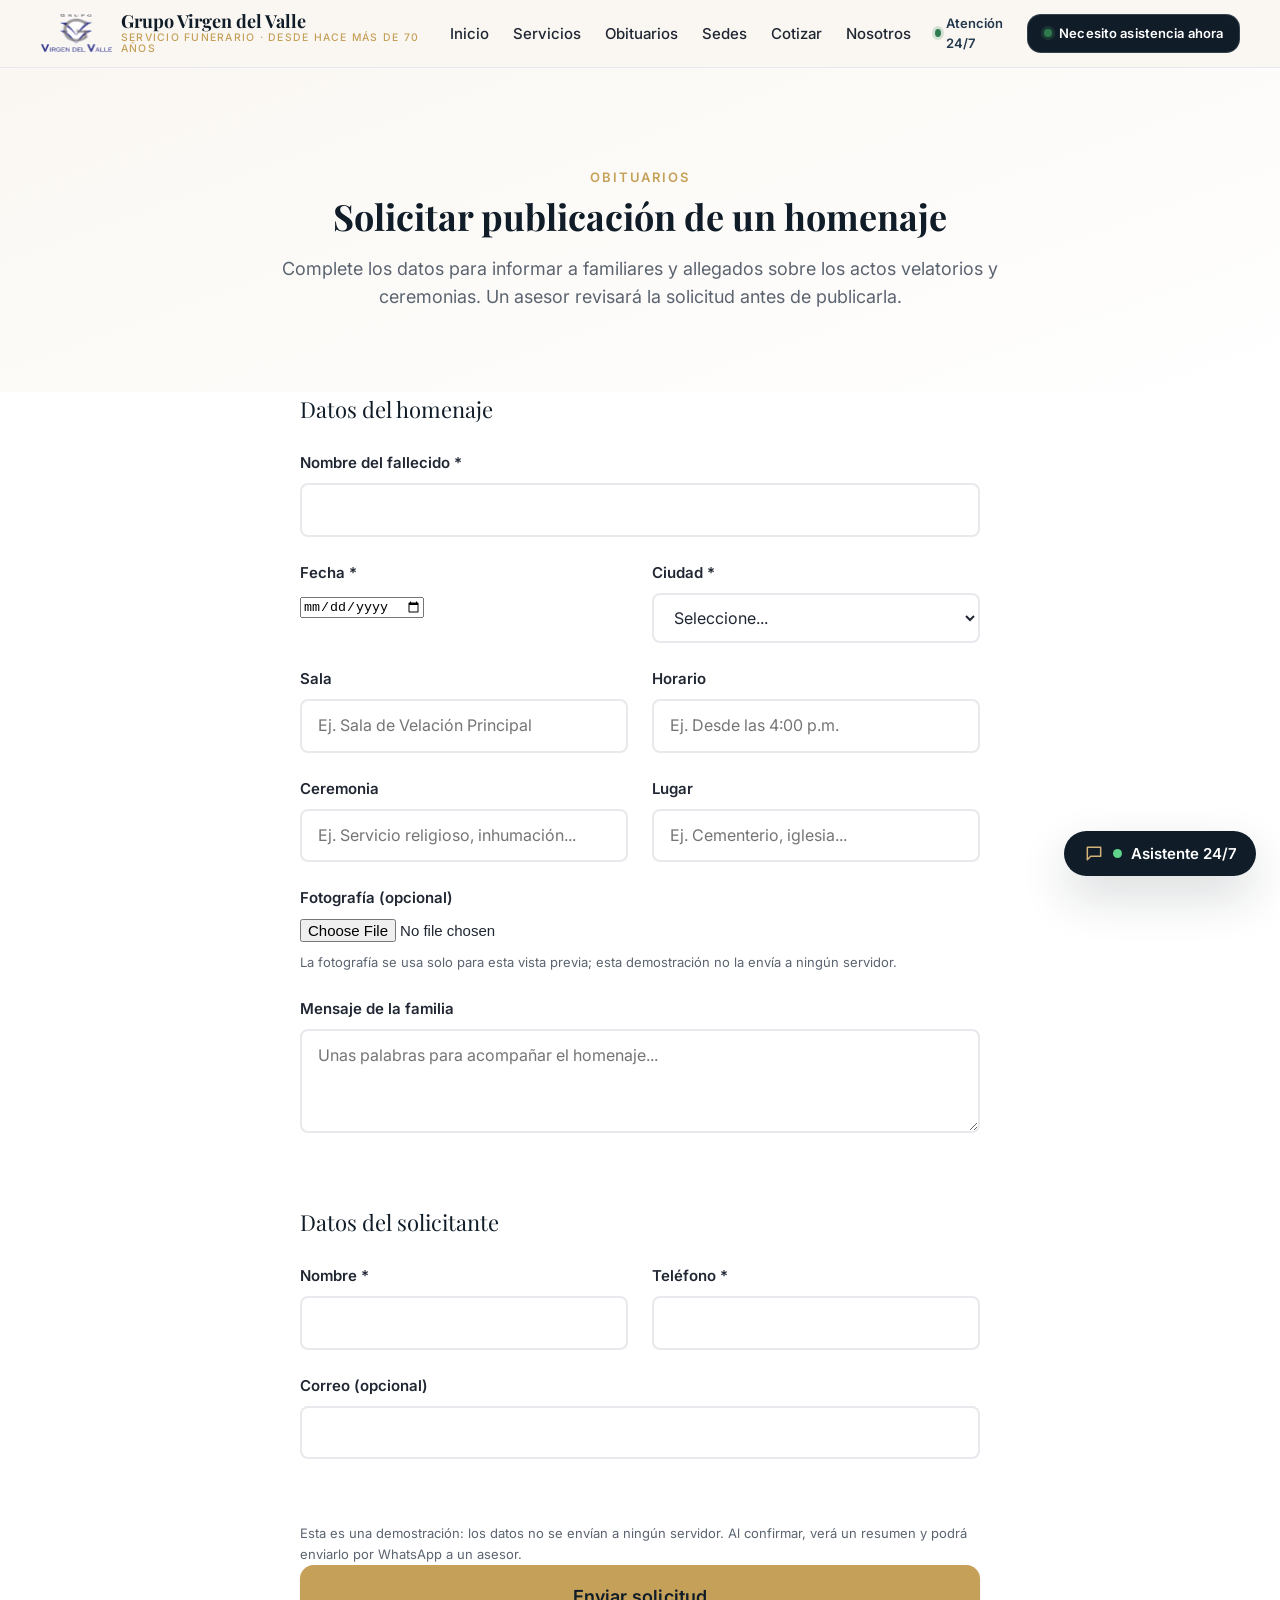
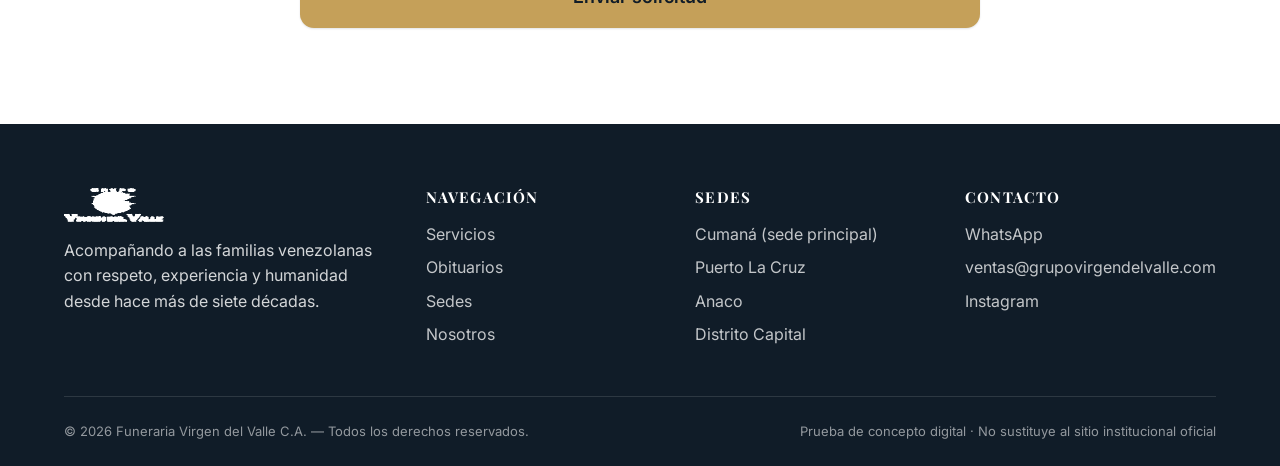
<file: solicitar-obituario.html>
<!doctype html>
<html lang="es">
<head>
  <meta charset="UTF-8" />
  <meta name="viewport" content="width=device-width, initial-scale=1" />
  <title>Solicitar publicación de obituario | Grupo Virgen del Valle</title>
  <meta name="description" content="Solicite la publicación de un homenaje para informar a familiares y allegados sobre los actos velatorios y ceremonias." />
  <link rel="canonical" href="https://elipsoftdev.github.io/grupo-virgen-del-valle-poc/solicitar-obituario.html" />
  <link rel="icon" type="image/svg+xml" href="assets/img/favicon.svg" />

  <link rel="preconnect" href="https://fonts.googleapis.com" />
  <link rel="preconnect" href="https://fonts.gstatic.com" crossorigin />
  <link href="https://fonts.googleapis.com/css2?family=Playfair+Display:ital,wght@0,400;0,600;0,700;1,400&family=Inter:wght@400;500;600;700&display=swap" rel="stylesheet" />

  <link rel="stylesheet" href="css/tokens.css" />
  <link rel="stylesheet" href="css/main.css" />
  <link rel="stylesheet" href="css/components.css" />
</head>
<body>
  <a class="skip-link" href="#main-content">Saltar al contenido principal</a>

  <header class="site-header">
    <div class="container site-header__bar">
      <a class="brand" href="index.html">
        <img src="assets/img/logo.png" alt="Logo Grupo Virgen del Valle" width="120" height="66" />
        <span class="brand-text">Grupo Virgen del Valle<small>Servicio funerario · Desde hace más de 70 años</small></span>
      </a>

      <button id="nav-toggle" class="nav-toggle" aria-label="Abrir menú de navegación" aria-expanded="false" aria-controls="main-nav">
        <svg class="icon" viewBox="0 0 24 24" aria-hidden="true"><path d="M4 7h16M4 12h16M4 17h16"/></svg>
      </button>

      <nav id="main-nav" class="main-nav" aria-label="Navegación principal">
        <ul class="main-nav__list">
          <li><a href="index.html">Inicio</a></li>
          <li><a href="index.html#servicios">Servicios</a></li>
          <li><a href="obituarios.html">Obituarios</a></li>
          <li><a href="index.html#sedes">Sedes</a></li>
          <li><a href="cotizar.html">Cotizar</a></li>
          <li><a href="nosotros.html">Nosotros</a></li>
        </ul>
        <div class="header-actions">
          <span class="header-badge"><span class="dot"></span> Atención 24/7</span>
          <a href="#" class="btn btn-emergency btn-sm" data-open-assistant="urgent">Necesito asistencia ahora</a>
        </div>
      </nav>
      <div class="header-actions header-actions--desktop">
        <span class="header-badge"><span class="dot"></span> Atención 24/7</span>
        <a href="#" class="btn btn-emergency btn-sm" data-open-assistant="urgent">Necesito asistencia ahora</a>
      </div>
    </div>
  </header>
  <div id="nav-scrim" class="nav-scrim"></div>

  <main id="main-content">
    <section class="section page-hero">
      <div class="container">
        <div class="section-header reveal">
          <span class="section-eyebrow">Obituarios</span>
          <h1>Solicitar publicación de un homenaje</h1>
          <p>Complete los datos para informar a familiares y allegados sobre los actos velatorios y ceremonias. Un asesor revisará la solicitud antes de publicarla.</p>
        </div>
      </div>
    </section>

    <section class="section section--surface page-hero-tight">
      <div class="container">
        <div class="obituary-form-wrap reveal">
          <form id="obituary-request-form" novalidate>
            <fieldset>
              <legend>Datos del homenaje</legend>
              <div class="field-group">
                <label for="ob-name">Nombre del fallecido *</label>
                <input type="text" id="ob-name" name="deceasedName" required />
              </div>
              <div class="field-grid">
                <div class="field-group">
                  <label for="ob-date">Fecha *</label>
                  <input type="date" id="ob-date" name="date" required />
                </div>
                <div class="field-group">
                  <label for="ob-city">Ciudad *</label>
                  <select id="ob-city" name="city" required>
                    <option value="">Seleccione...</option>
                    <option>Caracas</option>
                    <option>Cumaná</option>
                    <option>Puerto La Cruz</option>
                    <option>Anaco</option>
                    <option>Otra ciudad</option>
                  </select>
                </div>
              </div>
              <div class="field-grid">
                <div class="field-group">
                  <label for="ob-venue">Sala</label>
                  <input type="text" id="ob-venue" name="venue" placeholder="Ej. Sala de Velación Principal" />
                </div>
                <div class="field-group">
                  <label for="ob-schedule">Horario</label>
                  <input type="text" id="ob-schedule" name="schedule" placeholder="Ej. Desde las 4:00 p.m." />
                </div>
              </div>
              <div class="field-grid">
                <div class="field-group">
                  <label for="ob-ceremony">Ceremonia</label>
                  <input type="text" id="ob-ceremony" name="ceremony" placeholder="Ej. Servicio religioso, inhumación..." />
                </div>
                <div class="field-group">
                  <label for="ob-place">Lugar</label>
                  <input type="text" id="ob-place" name="place" placeholder="Ej. Cementerio, iglesia..." />
                </div>
              </div>
              <div class="field-group">
                <label for="ob-photo">Fotografía (opcional)</label>
                <input type="file" id="ob-photo" name="photo" accept="image/*" />
                <p class="field-note">La fotografía se usa solo para esta vista previa; esta demostración no la envía a ningún servidor.</p>
                <img id="ob-photo-preview" alt="" style="display:none; margin-top: var(--space-sm); max-width: 160px; border-radius: var(--radius-md);" />
              </div>
              <div class="field-group">
                <label for="ob-message">Mensaje de la familia</label>
                <textarea id="ob-message" name="familyMessage" rows="3" placeholder="Unas palabras para acompañar el homenaje..."></textarea>
              </div>
            </fieldset>

            <fieldset>
              <legend>Datos del solicitante</legend>
              <div class="field-grid">
                <div class="field-group">
                  <label for="ob-req-name">Nombre *</label>
                  <input type="text" id="ob-req-name" name="requesterName" required />
                </div>
                <div class="field-group">
                  <label for="ob-req-phone">Teléfono *</label>
                  <input type="text" id="ob-req-phone" name="requesterPhone" required />
                </div>
              </div>
              <div class="field-group">
                <label for="ob-req-email">Correo (opcional)</label>
                <input type="text" id="ob-req-email" name="requesterEmail" />
              </div>
            </fieldset>

            <p class="field-note">Esta es una demostración: los datos no se envían a ningún servidor. Al confirmar, verá un resumen y podrá enviarlo por WhatsApp a un asesor.</p>
            <button type="submit" class="btn btn-primary btn-lg btn-block">Enviar solicitud</button>
          </form>

          <div id="obituary-request-confirmation" class="obituary-confirmation" hidden>
            <div class="icon-badge obituary-confirmation__icon"><svg class="icon" viewBox="0 0 24 24" aria-hidden="true"><path d="m5 12 5 5 9-9"/></svg></div>
            <h2>Solicitud registrada</h2>
            <p>Esta es una demostración: su solicitud no fue enviada a ningún servidor. A continuación puede revisarla y, si lo desea, remitirla por WhatsApp a un asesor real.</p>
            <div class="quoter__summary">
              <dl id="obituary-request-summary"></dl>
            </div>
            <div class="quoter__result-cta">
              <a id="obituary-request-whatsapp" class="btn btn-primary btn-lg" href="#" target="_blank" rel="noopener">Enviar por WhatsApp</a>
              <button type="button" class="btn btn-ghost" id="obituary-request-reset">Enviar otra solicitud</button>
            </div>
          </div>
        </div>
      </div>
    </section>
  </main>

  <footer class="site-footer">
    <div class="container">
      <div class="footer-grid">
        <div>
          <a class="footer-brand" href="index.html">
            <img src="assets/img/logo.png" alt="Grupo Virgen del Valle" width="100" height="55" />
          </a>
          <p style="max-width: 32ch;">Acompañando a las familias venezolanas con respeto, experiencia y humanidad desde hace más de siete décadas.</p>
        </div>
        <div>
          <h4>Navegación</h4>
          <ul>
            <li><a href="index.html#servicios">Servicios</a></li>
            <li><a href="obituarios.html">Obituarios</a></li>
            <li><a href="index.html#sedes">Sedes</a></li>
            <li><a href="nosotros.html">Nosotros</a></li>
          </ul>
        </div>
        <div>
          <h4>Sedes</h4>
          <ul>
            <li><a href="index.html#sede-cumana">Cumaná (sede principal)</a></li>
            <li><a href="index.html#sede-puerto-la-cruz">Puerto La Cruz</a></li>
            <li><a href="index.html#sede-anaco">Anaco</a></li>
            <li><a href="index.html#sede-caracas">Distrito Capital</a></li>
          </ul>
        </div>
        <div>
          <h4>Contacto</h4>
          <ul>
            <li><a id="footer-whatsapp" href="#" target="_blank" rel="noopener">WhatsApp</a></li>
            <li><a href="mailto:ventas@grupovirgendelvalle.com">ventas@grupovirgendelvalle.com</a></li>
            <li><a href="https://www.instagram.com/grupovirgendelvalle/" target="_blank" rel="noopener">Instagram</a></li>
          </ul>
        </div>
      </div>
      <div class="footer-bottom">
        <span>© <span id="footer-year">2026</span> Funeraria Virgen del Valle C.A. — Todos los derechos reservados.</span>
        <span>Prueba de concepto digital · No sustituye al sitio institucional oficial</span>
      </div>
    </div>
  </footer>

  <button id="assistant-launcher" class="assistant-launcher" aria-haspopup="dialog" aria-expanded="false" aria-controls="assistant-panel">
    <svg class="icon" viewBox="0 0 24 24" aria-hidden="true"><path d="M4 5h16v11H8l-4 4Z"/></svg>
    <span class="pulse" aria-hidden="true"></span>
    <span class="label">Asistente 24/7</span>
  </button>

  <div id="assistant-panel" class="assistant-panel" role="dialog" aria-modal="false" aria-labelledby="assistant-title" aria-hidden="true">
    <div class="assistant-panel__header">
      <div>
        <h3 id="assistant-title">Asistente Virgen del Valle</h3>
        <p>Orientación digital 24/7</p>
      </div>
      <button id="assistant-close" class="assistant-panel__close" aria-label="Cerrar asistente">✕</button>
    </div>
    <div id="assistant-body" class="assistant-panel__body" aria-live="polite"></div>
    <div class="assistant-panel__footer">Respuestas guiadas, con escalamiento a un asesor humano</div>
  </div>

  <div id="obituary-modal" class="modal-overlay">
    <div class="modal" role="dialog" aria-modal="true" tabindex="-1">
      <button class="modal__close" aria-label="Cerrar">✕</button>
      <div id="obituary-modal-content"></div>
    </div>
  </div>
  <div id="info-modal" class="modal-overlay">
    <div class="modal" role="dialog" aria-modal="true" tabindex="-1">
      <button class="modal__close" aria-label="Cerrar">✕</button>
      <div id="info-modal-content"></div>
    </div>
  </div>

  <script src="data/config.js"></script>
  <script src="data/company.js"></script>
  <script src="data/locations.js"></script>
  <script src="data/services.js"></script>
  <script src="data/demo-obituaries.js"></script>
  <script src="js/icons.js"></script>
  <script src="js/demo-store.js"></script>
  <script src="js/render.js"></script>
  <script src="js/quote.js"></script>
  <script src="js/assistant.js"></script>
  <script src="js/obituary-request.js"></script>
  <script src="js/main.js"></script>
</body>
</html>
</file>
<file: css/tokens.css>
/**
 * Design tokens — Grupo Virgen del Valle
 *
 * Paleta e tipografías tomadas como referencia provisional de la
 * identidad actualmente en uso por la empresa (azul profundo institucional
 * + acento dorado discreto). Deben sustituirse por los valores exactos
 * del manual de identidad gráfica oficial cuando el cliente lo entregue.
 * Todo el sitio consume estas variables: cambiar la marca es cuestión de
 * editar este único archivo.
 */
:root {
  /* Color de marca */
  --color-navy-950: #101c28;
  --color-navy-900: #1a2a3a;
  --color-navy-800: #24384c;
  --color-navy-700: #2f4c66;
  --color-navy-600: #3f6688;

  --color-gold-500: #c5a059;
  --color-gold-400: #d3b378;
  --color-gold-100: #f2e8d5;

  --color-ivory: #faf7f2;
  --color-white: #ffffff;
  --color-silver-200: #e7e9ec;
  --color-silver-300: #d7dbe0;

  --color-gray-600: #5b6470;
  --color-gray-500: #767f8a;
  --color-gray-900: #202733;

  --color-success: #2f7a4f;

  /* Semántica */
  --color-bg: var(--color-ivory);
  --color-surface: var(--color-white);
  --color-text: var(--color-gray-900);
  --color-text-muted: var(--color-gray-600);
  --color-primary: var(--color-navy-900);
  --color-primary-strong: var(--color-navy-950);
  --color-accent: var(--color-gold-500);
  --color-border: var(--color-silver-200);
  --color-on-primary: var(--color-white);

  /* Tipografía */
  --font-heading: "Playfair Display", "Georgia", "Times New Roman", serif;
  --font-body: "Inter", "Segoe UI", system-ui, -apple-system, sans-serif;

  --fs-xs: 0.8125rem;
  --fs-sm: 0.9375rem;
  --fs-base: 1rem;
  --fs-md: 1.125rem;
  --fs-lg: 1.375rem;
  --fs-xl: 1.75rem;
  --fs-2xl: 2.25rem;
  --fs-3xl: 3rem;

  /* Espaciado */
  --space-3xs: 0.25rem;
  --space-2xs: 0.5rem;
  --space-xs: 0.75rem;
  --space-sm: 1rem;
  --space-md: 1.5rem;
  --space-lg: 2.5rem;
  --space-xl: 4rem;
  --space-2xl: 6rem;

  /* Forma */
  --radius-sm: 8px;
  --radius-md: 14px;
  --radius-lg: 24px;
  --radius-pill: 999px;

  --shadow-sm: 0 1px 3px rgba(16, 28, 40, 0.08);
  --shadow-md: 0 8px 24px rgba(16, 28, 40, 0.1);
  --shadow-lg: 0 20px 48px rgba(16, 28, 40, 0.16);

  --max-width: 1200px;
  --transition-base: 220ms ease;

  /* Movimiento */
  --ease-standard: cubic-bezier(0.22, 1, 0.36, 1);
  --duration-fast: 200ms;
  --duration-base: 320ms;
  --duration-slow: 600ms;

  /* Urgencia — mismo lenguaje de marca, sin colores de alarma */
  --color-live: #2f7a4f;
}

@media (prefers-reduced-motion: reduce) {
  :root {
    --transition-base: 0ms;
  }
}
</file>
<file: css/main.css>
/* Reset & base */
*,
*::before,
*::after {
  box-sizing: border-box;
}

html {
  scroll-behavior: smooth;
  /* El menú móvil cerrado vive fuera de pantalla: no debe generar scroll lateral */
  overflow-x: clip;
}

@media (prefers-reduced-motion: reduce) {
  html {
    scroll-behavior: auto;
  }
  *,
  *::before,
  *::after {
    animation-duration: 0.01ms !important;
    animation-iteration-count: 1 !important;
    transition-duration: 0.01ms !important;
    scroll-behavior: auto !important;
  }
}

body {
  margin: 0;
  overflow-x: clip;
  font-family: var(--font-body);
  font-size: var(--fs-base);
  line-height: 1.6;
  color: var(--color-text);
  background: var(--color-bg);
  -webkit-font-smoothing: antialiased;
}

img {
  max-width: 100%;
  display: block;
}

h1,
h2,
h3,
h4 {
  font-family: var(--font-heading);
  color: var(--color-primary-strong);
  line-height: 1.2;
  margin: 0 0 var(--space-sm);
}

p {
  margin: 0 0 var(--space-sm);
}

a {
  color: var(--color-navy-700);
}

ul {
  margin: 0;
  padding: 0;
  list-style: none;
}

button {
  font-family: inherit;
}

:focus-visible {
  outline: 3px solid var(--color-gold-500);
  outline-offset: 2px;
}

.sr-only {
  position: absolute;
  width: 1px;
  height: 1px;
  padding: 0;
  margin: -1px;
  overflow: hidden;
  clip: rect(0, 0, 0, 0);
  white-space: nowrap;
  border: 0;
}

.skip-link {
  position: absolute;
  left: var(--space-sm);
  top: -60px;
  background: var(--color-primary);
  color: var(--color-on-primary);
  padding: var(--space-2xs) var(--space-sm);
  border-radius: var(--radius-sm);
  z-index: 1000;
  transition: top var(--transition-base);
}

.skip-link:focus {
  top: var(--space-sm);
}

.container {
  max-width: var(--max-width);
  margin: 0 auto;
  padding: 0 var(--space-md);
}

.section {
  padding: var(--space-2xl) 0;
}

.section--tight {
  padding: var(--space-xl) 0;
}

.section--surface {
  background: var(--color-surface);
}

.section--primary {
  background: linear-gradient(160deg, var(--color-gold-100) 0%, var(--color-ivory) 55%);
  color: var(--color-text);
}

.section--primary h2,
.section--primary h3 {
  color: var(--color-primary-strong);
}

.section-eyebrow {
  display: inline-block;
  font-size: var(--fs-xs);
  letter-spacing: 0.14em;
  text-transform: uppercase;
  color: var(--color-accent);
  font-weight: 600;
  margin-bottom: var(--space-2xs);
}

.section-header {
  max-width: 720px;
  margin: 0 auto var(--space-lg);
  text-align: center;
}

.section-header h2 {
  font-size: var(--fs-2xl);
}

.section-header p {
  color: var(--color-text-muted);
  font-size: var(--fs-md);
}

.section--primary .section-header p {
  color: var(--color-text-muted);
}

/* Botones — sistema propio, no genérico */
.btn {
  position: relative;
  display: inline-flex;
  align-items: center;
  justify-content: center;
  gap: 0.55em;
  padding: 0.95em 1.75em;
  border-radius: var(--radius-md);
  font-family: var(--font-body);
  font-weight: 600;
  font-size: var(--fs-sm);
  letter-spacing: 0.01em;
  text-decoration: none;
  border: 1.5px solid transparent;
  cursor: pointer;
  isolation: isolate;
  transition: transform var(--duration-base) var(--ease-standard), box-shadow var(--duration-base) var(--ease-standard),
    background-color var(--duration-base) var(--ease-standard), border-color var(--duration-base) var(--ease-standard),
    color var(--duration-base) var(--ease-standard);
  white-space: nowrap;
}

.btn .icon {
  transition: transform var(--duration-base) var(--ease-standard);
}

.btn:hover {
  transform: translateY(-3px);
}

.btn:hover .icon--arrow {
  transform: translateX(4px);
}

.btn:active {
  transform: translateY(-1px);
  transition-duration: var(--duration-fast);
}

.btn-primary {
  background: var(--color-accent);
  color: var(--color-navy-950);
  box-shadow: 0 1px 2px rgba(16, 28, 40, 0.12);
}

.btn-primary:hover {
  background: var(--color-gold-400);
  box-shadow: var(--shadow-md);
}

.btn-secondary {
  background: var(--color-primary);
  color: var(--color-on-primary);
  box-shadow: 0 1px 2px rgba(16, 28, 40, 0.12);
}

.btn-secondary:hover {
  background: var(--color-primary-strong);
  box-shadow: var(--shadow-md);
}

.btn-outline {
  background: transparent;
  border-color: currentColor;
  color: inherit;
}

.btn-outline:hover {
  background: rgba(16, 28, 40, 0.08);
}

.btn-ghost {
  background: rgba(16, 28, 40, 0.06);
  color: var(--color-primary-strong);
  border-color: transparent;
}

.btn-ghost:hover {
  background: rgba(16, 28, 40, 0.12);
}

.btn-emergency {
  background: var(--color-primary-strong);
  color: var(--color-on-primary);
  border-color: rgba(255, 255, 255, 0.16);
  padding-left: 1.5em;
}

.btn-emergency::before {
  content: "";
  width: 8px;
  height: 8px;
  border-radius: 50%;
  background: var(--color-live);
  box-shadow: 0 0 0 3px rgba(47, 122, 79, 0.28);
  flex-shrink: 0;
}

.btn-emergency:hover {
  background: var(--color-navy-800);
  box-shadow: var(--shadow-md);
}

.btn-arrow {
  background: transparent;
  border: none;
  padding: 0.3em 0;
  color: var(--color-primary);
  font-weight: 600;
  border-radius: 0;
  box-shadow: none !important;
}

.btn-arrow::after {
  content: "";
  position: absolute;
  left: 0;
  right: 100%;
  bottom: -2px;
  height: 2px;
  background: var(--color-accent);
  transition: right var(--duration-base) var(--ease-standard);
}

.btn-arrow:hover {
  transform: none;
  color: var(--color-navy-950);
}

.btn-arrow:hover::after {
  right: 0;
}

.btn-arrow:hover .icon--arrow {
  transform: translateX(4px);
}

.btn-sm {
  padding: 0.6em 1.2em;
  font-size: var(--fs-xs);
}

.btn-lg {
  padding: 1.1em 2.2em;
  font-size: var(--fs-md);
}

.btn-block {
  width: 100%;
}

.btn:disabled {
  opacity: 0.5;
  cursor: not-allowed;
  transform: none;
  box-shadow: none;
}

.btn:focus-visible {
  outline: 3px solid var(--color-gold-500);
  outline-offset: 3px;
}

/* Header */
.site-header {
  position: sticky;
  top: 0;
  z-index: 100;
  background: rgba(250, 247, 242, 0.92);
  backdrop-filter: blur(10px);
  border-bottom: 1px solid var(--color-border);
}

.site-header__bar {
  display: flex;
  align-items: center;
  justify-content: space-between;
  gap: var(--space-md);
  padding: var(--space-xs) 0;
}

.brand {
  display: flex;
  align-items: center;
  gap: var(--space-2xs);
  text-decoration: none;
  color: var(--color-primary-strong);
}

.brand img {
  height: 40px;
  width: auto;
}

.brand-text {
  font-family: var(--font-heading);
  font-weight: 700;
  font-size: var(--fs-md);
  line-height: 1.1;
}

.brand-text small {
  display: block;
  font-family: var(--font-body);
  font-weight: 500;
  font-size: 0.65rem;
  letter-spacing: 0.12em;
  text-transform: uppercase;
  color: var(--color-accent);
}

.main-nav {
  display: flex;
  align-items: center;
  gap: var(--space-lg);
}

.main-nav > .header-actions {
  display: none;
}

.main-nav__list {
  display: flex;
  gap: var(--space-md);
}

.main-nav__list a {
  color: var(--color-text);
  text-decoration: none;
  font-weight: 500;
  font-size: var(--fs-sm);
  padding: var(--space-3xs) 0;
  border-bottom: 2px solid transparent;
  transition: border-color var(--transition-base), color var(--transition-base);
}

.main-nav__list a:hover,
.main-nav__list a:focus-visible {
  border-color: var(--color-accent);
  color: var(--color-primary-strong);
}

.header-actions {
  display: flex;
  align-items: center;
  gap: var(--space-sm);
}

.header-badge {
  display: inline-flex;
  align-items: center;
  gap: 0.4em;
  font-size: var(--fs-xs);
  font-weight: 600;
  color: var(--color-navy-800);
}

.header-badge .dot {
  width: 8px;
  height: 8px;
  border-radius: 50%;
  background: var(--color-success);
  box-shadow: 0 0 0 3px rgba(47, 122, 79, 0.18);
}

.nav-toggle {
  display: none;
  background: none;
  border: none;
  cursor: pointer;
  padding: var(--space-2xs);
  color: var(--color-primary-strong);
}

.nav-toggle svg {
  width: 26px;
  height: 26px;
}

/* Hero */
.hero {
  position: relative;
  background: linear-gradient(160deg, var(--color-ivory) 0%, var(--color-white) 55%, var(--color-gold-100) 130%);
  color: var(--color-text);
  overflow: hidden;
}

.hero::after {
  content: "";
  position: absolute;
  inset: 0;
  background: radial-gradient(circle at 82% 15%, rgba(197, 160, 89, 0.18), transparent 55%);
  pointer-events: none;
}

.hero__inner {
  position: relative;
  padding: var(--space-2xl) 0 var(--space-xl);
  display: grid;
  gap: var(--space-lg);
}

.hero__badge {
  display: inline-flex;
  align-items: center;
  gap: 0.5em;
  padding: 0.4em 0.9em;
  border-radius: var(--radius-pill);
  background: rgba(26, 42, 58, 0.06);
  border: 1px solid rgba(26, 42, 58, 0.14);
  color: var(--color-navy-800);
  font-size: var(--fs-xs);
  font-weight: 600;
  letter-spacing: 0.04em;
  margin-bottom: var(--space-sm);
}

.hero__badge .dot {
  width: 8px;
  height: 8px;
  border-radius: 50%;
  background: #5fd48a;
}

.hero h1 {
  color: var(--color-primary-strong);
  font-size: clamp(2.1rem, 4.5vw, var(--fs-3xl));
  max-width: 18ch;
  margin-bottom: var(--space-sm);
}

.hero p.lead {
  font-size: var(--fs-md);
  color: var(--color-text-muted);
  max-width: 56ch;
  margin-bottom: var(--space-lg);
}

.hero__ctas {
  display: flex;
  flex-wrap: wrap;
  gap: var(--space-sm);
}

.hero__stats {
  display: grid;
  grid-template-columns: repeat(3, minmax(0, 1fr));
  gap: var(--space-md);
  margin-top: var(--space-lg);
  padding-top: var(--space-lg);
  border-top: 1px solid var(--color-border);
  max-width: 640px;
}

.hero__stat strong {
  display: block;
  font-family: var(--font-heading);
  font-size: var(--fs-xl);
  color: var(--color-primary);
}

.hero__stat span {
  font-size: var(--fs-xs);
  color: var(--color-text-muted);
}

/* Encabezado de páginas internas */
.page-hero {
  background: linear-gradient(160deg, var(--color-ivory) 0%, var(--color-white) 100%);
  padding-bottom: var(--space-lg);
}

.page-hero h1 {
  font-size: clamp(1.9rem, 3.6vw, var(--fs-2xl));
}

.page-hero-tight {
  padding-top: 0;
}

/* Footer */
.site-footer {
  background: var(--color-primary-strong);
  color: rgba(255, 255, 255, 0.82);
  padding: var(--space-xl) 0 var(--space-md);
}

.footer-grid {
  display: grid;
  grid-template-columns: 1.4fr repeat(3, 1fr);
  gap: var(--space-lg);
  padding-bottom: var(--space-lg);
  border-bottom: 1px solid rgba(255, 255, 255, 0.12);
}

.footer-brand {
  display: flex;
  align-items: center;
  gap: var(--space-2xs);
  color: var(--color-on-primary);
  text-decoration: none;
  margin-bottom: var(--space-sm);
}

.footer-brand img {
  height: 34px;
  filter: brightness(0) invert(1);
}

.site-footer h4 {
  color: var(--color-on-primary);
  font-size: var(--fs-sm);
  text-transform: uppercase;
  letter-spacing: 0.08em;
  margin-bottom: var(--space-sm);
}

.site-footer ul li {
  margin-bottom: var(--space-2xs);
}

.site-footer a {
  color: rgba(255, 255, 255, 0.75);
  text-decoration: none;
}

.site-footer a:hover {
  color: var(--color-gold-400);
}

.footer-bottom {
  padding-top: var(--space-md);
  display: flex;
  justify-content: space-between;
  flex-wrap: wrap;
  gap: var(--space-sm);
  font-size: var(--fs-xs);
  color: rgba(255, 255, 255, 0.55);
}

/* Utilidades de icono */
.icon {
  width: 1em;
  height: 1em;
  display: inline-block;
  stroke: currentColor;
  fill: none;
  stroke-width: 1.8;
  stroke-linecap: round;
  stroke-linejoin: round;
}

/* Reveal on scroll */
.reveal {
  opacity: 0;
  transform: translateY(18px);
  transition: opacity var(--duration-slow) var(--ease-standard), transform var(--duration-slow) var(--ease-standard);
  transition-delay: calc(var(--stagger, 0) * 70ms);
}

.reveal.is-visible {
  opacity: 1;
  transform: none;
}

.reveal-scale {
  opacity: 0;
  transform: scale(0.97);
  transition: opacity var(--duration-slow) var(--ease-standard), transform var(--duration-slow) var(--ease-standard);
}

.reveal-scale.is-visible {
  opacity: 1;
  transform: none;
}

@media (prefers-reduced-motion: reduce) {
  .reveal {
    opacity: 1;
    transform: none;
  }
}

/* Responsive */
@media (max-width: 960px) {
  .footer-grid {
    grid-template-columns: 1fr 1fr;
  }
}

@media (max-width: 860px) {
  .main-nav {
    position: fixed;
    inset: 0 0 0 30%;
    background: var(--color-primary-strong);
    flex-direction: column;
    align-items: flex-start;
    padding: calc(var(--space-2xl)) var(--space-lg) var(--space-lg);
    transform: translateX(100%);
    visibility: hidden;
    transition: transform var(--transition-base), visibility var(--transition-base);
    z-index: 90;
  }

  .main-nav.is-open {
    transform: translateX(0);
    visibility: visible;
  }

  .main-nav__list {
    flex-direction: column;
    gap: var(--space-md);
    width: 100%;
  }

  .main-nav__list a {
    color: rgba(255, 255, 255, 0.9);
    font-size: var(--fs-md);
    display: block;
  }

  .main-nav > .header-actions {
    display: flex;
    margin-top: var(--space-lg);
    flex-direction: column;
    align-items: flex-start;
    width: 100%;
  }

  .main-nav .header-badge {
    color: var(--color-gold-400);
  }

  .nav-toggle {
    display: inline-flex;
  }

  .site-header .header-actions--desktop {
    display: none;
  }

  .nav-scrim {
    position: fixed;
    inset: 0;
    background: rgba(16, 28, 40, 0.55);
    opacity: 0;
    pointer-events: none;
    transition: opacity var(--transition-base);
    z-index: 85;
  }

  .nav-scrim.is-visible {
    opacity: 1;
    pointer-events: auto;
  }
}

@media (max-width: 640px) {
  .hero__stats {
    grid-template-columns: repeat(3, 1fr);
    gap: var(--space-sm);
  }

  .footer-grid {
    grid-template-columns: 1fr;
  }

  .section {
    padding: var(--space-xl) 0;
  }
}
</file>
<file: css/components.css>
/* Cards genéricas */
.card {
  background: var(--color-surface);
  border-radius: var(--radius-lg);
  border: 1px solid var(--color-border);
  box-shadow: var(--shadow-sm);
  transition: transform var(--duration-base) var(--ease-standard), box-shadow var(--duration-base) var(--ease-standard),
    border-color var(--duration-base) var(--ease-standard);
}

.card:hover {
  transform: translateY(-5px);
  box-shadow: var(--shadow-md);
  border-color: var(--color-gold-400);
}

/* Trayectoria */
.trayectoria {
  display: grid;
  grid-template-columns: 1fr 1fr;
  gap: var(--space-2xl);
  align-items: center;
}

.trayectoria__media {
  position: relative;
  border-radius: var(--radius-lg);
  overflow: hidden;
  box-shadow: var(--shadow-lg);
}

.trayectoria__media img {
  width: 100%;
  height: 100%;
  object-fit: cover;
  aspect-ratio: 4 / 5;
}

.trayectoria__badge {
  position: absolute;
  left: var(--space-md);
  bottom: var(--space-md);
  background: var(--color-surface);
  border-radius: var(--radius-md);
  padding: var(--space-sm) var(--space-md);
  box-shadow: var(--shadow-md);
}

.trayectoria__badge strong {
  display: block;
  font-family: var(--font-heading);
  font-size: var(--fs-xl);
  color: var(--color-primary);
}

.trayectoria__badge span {
  font-size: var(--fs-xs);
  color: var(--color-text-muted);
  text-transform: uppercase;
  letter-spacing: 0.06em;
}

.trayectoria__note {
  margin-top: var(--space-md);
  font-size: var(--fs-sm);
  color: var(--color-text-muted);
  font-style: italic;
}

/* Misión / Visión */
.mv-grid {
  display: grid;
  grid-template-columns: 1fr 1fr;
  gap: var(--space-md);
  max-width: 960px;
  margin: 0 auto;
}

.mv-card {
  padding: var(--space-lg);
  text-align: left;
}

.mv-card .icon-badge {
  margin-bottom: var(--space-sm);
}

.mv-card h3 {
  font-size: var(--fs-lg);
}

.mv-card p {
  color: var(--color-text-muted);
  margin-bottom: 0;
}

.icon-badge {
  width: 52px;
  height: 52px;
  border-radius: var(--radius-md);
  background: var(--color-gold-100);
  color: var(--color-navy-800);
  display: inline-flex;
  align-items: center;
  justify-content: center;
}

.icon-badge .icon {
  width: 24px;
  height: 24px;
}

.section--primary .icon-badge {
  background: var(--color-white);
  color: var(--color-navy-800);
  box-shadow: var(--shadow-sm);
}

/* Servicios */
.services-grid {
  display: grid;
  grid-template-columns: repeat(auto-fit, minmax(260px, 1fr));
  gap: var(--space-md);
}

.service-card {
  padding: var(--space-lg);
}

.service-card h3 {
  font-size: var(--fs-lg);
  margin-bottom: var(--space-3xs);
}

.service-card .service-desc {
  color: var(--color-text-muted);
  font-size: var(--fs-sm);
  margin-bottom: var(--space-sm);
}

.service-card ul li {
  position: relative;
  padding-left: 1.4em;
  margin-bottom: var(--space-2xs);
  font-size: var(--fs-sm);
  color: var(--color-text);
}

.service-card ul li::before {
  content: "";
  position: absolute;
  left: 0;
  top: 0.55em;
  width: 7px;
  height: 7px;
  border-radius: 50%;
  background: var(--color-accent);
}

.service-card__actions {
  display: flex;
  align-items: center;
  justify-content: space-between;
  gap: var(--space-sm);
  margin-top: var(--space-md);
  padding-top: var(--space-sm);
  border-top: 1px solid var(--color-border);
}

.service-card__quote {
  font-size: var(--fs-xs);
  font-weight: 600;
  color: var(--color-text-muted);
  text-decoration: none;
  padding: 0.4em 0.9em;
  border-radius: var(--radius-pill);
  border: 1.5px solid var(--color-border);
  transition: border-color var(--duration-base) var(--ease-standard), color var(--duration-base) var(--ease-standard);
}

.service-card__quote:hover {
  border-color: var(--color-accent);
  color: var(--color-navy-950);
}

/* Previsión */
.prevision-grid {
  display: grid;
  grid-template-columns: repeat(3, 1fr);
  gap: var(--space-md);
  margin-bottom: var(--space-lg);
}

.prevision-card {
  padding: var(--space-lg);
  background: var(--color-surface);
  border: 1px solid var(--color-border);
  border-radius: var(--radius-lg);
  box-shadow: var(--shadow-sm);
}

.prevision-card h3 {
  font-size: var(--fs-md);
  color: var(--color-primary-strong);
}

.prevision-card p {
  color: var(--color-text-muted);
  font-size: var(--fs-sm);
  margin-bottom: 0;
}

.prevision-ctas {
  display: flex;
  flex-wrap: wrap;
  gap: var(--space-sm);
  justify-content: center;
}

/* Sedes */
.locations-grid {
  display: grid;
  grid-template-columns: repeat(auto-fit, minmax(260px, 1fr));
  gap: var(--space-md);
}

.location-card {
  overflow: hidden;
}

.location-card__media {
  aspect-ratio: 16 / 10;
  overflow: hidden;
}

.location-card__media img {
  width: 100%;
  height: 100%;
  object-fit: cover;
  transition: transform 500ms ease;
}

.location-card:hover .location-card__media img {
  transform: scale(1.06);
}

.location-card__body {
  padding: var(--space-md);
}

.location-card__body h3 {
  font-size: var(--fs-md);
  margin-bottom: var(--space-3xs);
}

.badge-24h {
  display: inline-flex;
  align-items: center;
  gap: 0.35em;
  font-size: var(--fs-xs);
  font-weight: 600;
  color: var(--color-success);
  margin-bottom: var(--space-2xs);
}

.badge-24h .dot {
  width: 7px;
  height: 7px;
  border-radius: 50%;
  background: var(--color-success);
}

.location-card__services {
  display: flex;
  flex-wrap: wrap;
  gap: 0.4em;
  margin: var(--space-sm) 0;
}

.chip {
  font-size: var(--fs-xs);
  padding: 0.3em 0.75em;
  border-radius: var(--radius-pill);
  background: var(--color-gold-100);
  color: var(--color-navy-800);
  font-weight: 500;
}

.location-card__pending {
  font-size: var(--fs-xs);
  color: var(--color-text-muted);
  font-style: italic;
}

.location-card__actions {
  display: flex;
  flex-wrap: wrap;
  gap: var(--space-2xs);
  margin-top: var(--space-sm);
}

/* Galería instalaciones */
.gallery-grid {
  display: grid;
  grid-template-columns: repeat(auto-fit, minmax(220px, 1fr));
  gap: var(--space-sm);
}

.gallery-item {
  border-radius: var(--radius-md);
  overflow: hidden;
  position: relative;
  aspect-ratio: 4 / 3;
  box-shadow: var(--shadow-sm);
}

.gallery-item img {
  width: 100%;
  height: 100%;
  object-fit: cover;
  transition: transform 500ms ease;
}

.gallery-item:hover img {
  transform: scale(1.05);
}

.gallery-item span {
  position: absolute;
  left: 0;
  right: 0;
  bottom: 0;
  padding: var(--space-sm);
  background: linear-gradient(to top, rgba(16, 28, 40, 0.75), transparent);
  color: var(--color-white);
  font-size: var(--fs-xs);
  font-weight: 600;
}


/* Cotizador */
.quoter {
  background: var(--color-surface);
  border-radius: var(--radius-lg);
  box-shadow: var(--shadow-lg);
  border: 1px solid var(--color-border);
  max-width: 880px;
  margin: 0 auto;
  overflow: hidden;
}

.quoter__progress {
  display: flex;
  padding: var(--space-lg) var(--space-lg) 0;
}

.quoter__progress-step {
  flex: 1;
  position: relative;
  text-align: center;
  padding-top: var(--space-lg);
}

.quoter__progress-step span {
  position: absolute;
  top: 0;
  left: 50%;
  transform: translateX(-50%);
  font-size: var(--fs-xs);
  font-weight: 600;
  color: var(--color-text-muted);
  white-space: nowrap;
}

.quoter__progress-step::before {
  content: "";
  position: absolute;
  top: 30px;
  left: 0;
  right: 0;
  height: 3px;
  background: var(--color-border);
  transition: background var(--duration-base) var(--ease-standard);
}

.quoter__progress-step:first-child::before {
  left: 50%;
}

.quoter__progress-step:last-child::before {
  right: 50%;
}

.quoter__progress-step.is-done::before,
.quoter__progress-step.is-active::before {
  background: var(--color-accent);
}

.quoter__progress-step.is-done span,
.quoter__progress-step.is-active span {
  color: var(--color-primary-strong);
}

.quoter__body {
  padding: var(--space-lg);
  min-height: 320px;
}

.quoter__step {
  display: none;
}

.quoter__step.is-active {
  display: block;
}

.quoter__step h3 {
  font-size: var(--fs-lg);
  margin-bottom: var(--space-2xs);
}

.quoter__step p.hint {
  color: var(--color-text-muted);
  font-size: var(--fs-sm);
  margin-bottom: var(--space-md);
}

.option-grid {
  display: grid;
  grid-template-columns: repeat(auto-fit, minmax(200px, 1fr));
  gap: var(--space-sm);
}

.option-card {
  display: flex;
  align-items: center;
  gap: var(--space-sm);
  padding: var(--space-sm) var(--space-md);
  border-radius: var(--radius-md);
  border: 2px solid var(--color-border);
  background: var(--color-surface);
  cursor: pointer;
  text-align: left;
  font: inherit;
  color: var(--color-text);
  transition: border-color var(--duration-base) var(--ease-standard), background var(--duration-base) var(--ease-standard),
    transform var(--duration-base) var(--ease-standard), box-shadow var(--duration-base) var(--ease-standard);
}

.option-card:hover {
  border-color: var(--color-gold-400);
  transform: translateY(-2px);
  box-shadow: var(--shadow-sm);
}

.option-card.is-selected {
  border-color: var(--color-accent);
  background: var(--color-gold-100);
}

.option-card .icon-badge {
  flex-shrink: 0;
  width: 40px;
  height: 40px;
}

.option-card .icon-badge .icon {
  width: 20px;
  height: 20px;
}

.option-card strong {
  display: block;
  font-size: var(--fs-sm);
}

.field-group {
  margin-bottom: var(--space-md);
}

.field-group label {
  display: block;
  font-weight: 600;
  font-size: var(--fs-sm);
  margin-bottom: var(--space-2xs);
}

.field-group select,
.field-group input[type="text"] {
  width: 100%;
  padding: 0.75em 1em;
  border-radius: var(--radius-sm);
  border: 2px solid var(--color-border);
  font: inherit;
  background: var(--color-surface);
  color: var(--color-text);
}

.field-group select:focus,
.field-group input:focus {
  border-color: var(--color-accent);
  outline: none;
}

.quoter__nav {
  display: flex;
  justify-content: space-between;
  align-items: center;
  padding: var(--space-md) var(--space-lg);
  border-top: 1px solid var(--color-border);
  background: var(--color-bg);
}

.quoter__summary {
  background: var(--color-bg);
  border: 1px dashed var(--color-border);
  border-radius: var(--radius-md);
  padding: var(--space-md);
  margin-bottom: var(--space-md);
}

.quoter__summary dl {
  display: grid;
  grid-template-columns: auto 1fr;
  gap: var(--space-2xs) var(--space-sm);
  margin: 0;
}

.quoter__summary dt {
  font-weight: 600;
  color: var(--color-text-muted);
  font-size: var(--fs-sm);
}

.quoter__summary dd {
  margin: 0;
  font-size: var(--fs-sm);
}

.quoter__result-header {
  display: flex;
  align-items: center;
  gap: var(--space-sm);
  margin-bottom: var(--space-md);
}

.quoter__result-header h3 {
  margin-bottom: 0.1em;
}

.quoter__result-header .icon-badge {
  background: var(--color-live);
  color: var(--color-white);
  flex-shrink: 0;
}

.quoter__result-cta {
  display: flex;
  flex-wrap: wrap;
  gap: var(--space-sm);
  margin-bottom: var(--space-sm);
}

.quoter__result-note {
  font-size: var(--fs-xs);
  color: var(--color-text-muted);
  margin-bottom: var(--space-md);
}

/* Comprobante de solicitud */
.receipt-id {
  display: flex;
  align-items: baseline;
  justify-content: space-between;
  gap: var(--space-sm);
  background: var(--color-navy-950);
  color: rgba(255, 255, 255, 0.72);
  border-radius: var(--radius-md);
  padding: var(--space-sm) var(--space-md);
  margin-bottom: var(--space-md);
  font-size: var(--fs-xs);
  letter-spacing: 0.06em;
  text-transform: uppercase;
}

.receipt-id strong {
  font-family: var(--font-heading);
  font-size: var(--fs-lg);
  letter-spacing: 0.02em;
  color: var(--color-gold-400);
  text-transform: none;
}

.receipt-checklist {
  display: grid;
  gap: var(--space-2xs);
  margin: 0 0 var(--space-md);
  padding: 0;
  list-style: none;
}

.receipt-checklist li {
  display: flex;
  align-items: center;
  gap: 0.6em;
  font-size: var(--fs-sm);
  color: var(--color-text);
}

.receipt-checklist .icon {
  width: 20px;
  height: 20px;
  padding: 3px;
  border-radius: 50%;
  background: rgba(47, 122, 79, 0.12);
  color: var(--color-live);
  flex-shrink: 0;
  stroke-width: 2.4;
}

.receipt-demo-cta {
  display: flex;
  align-items: center;
  justify-content: space-between;
  gap: var(--space-md);
  flex-wrap: wrap;
  background: var(--color-gold-100);
  border: 1px solid rgba(197, 160, 89, 0.4);
  border-radius: var(--radius-md);
  padding: var(--space-md);
  margin-bottom: var(--space-md);
}

.receipt-demo-cta strong {
  display: block;
  color: var(--color-primary-strong);
  font-size: var(--fs-sm);
}

.receipt-demo-cta span {
  font-size: var(--fs-xs);
  color: var(--color-navy-800);
}

/* Obituarios */
.obituaries-grid {
  display: grid;
  grid-template-columns: repeat(auto-fit, minmax(240px, 1fr));
  gap: var(--space-md);
}

.obituary-card {
  overflow: hidden;
}

.obituary-card__media {
  aspect-ratio: 1 / 1;
  background: linear-gradient(150deg, var(--color-navy-800), var(--color-navy-600));
  display: flex;
  align-items: center;
  justify-content: center;
  color: rgba(255, 255, 255, 0.7);
}

.obituary-card__media .icon {
  width: 42px;
  height: 42px;
}

.obituary-card__body {
  padding: var(--space-md);
}

.obituary-card__body h3 {
  font-size: var(--fs-md);
  margin-bottom: 0.2em;
}

.obituary-card__meta {
  font-size: var(--fs-xs);
  color: var(--color-text-muted);
  margin-bottom: var(--space-sm);
}

.obituary-card__actions {
  display: flex;
  gap: var(--space-2xs);
  flex-wrap: wrap;
}

.demo-tag {
  display: inline-block;
  font-size: 0.65rem;
  font-weight: 700;
  letter-spacing: 0.08em;
  text-transform: uppercase;
  background: var(--color-accent);
  color: var(--color-navy-950);
  padding: 0.2em 0.6em;
  border-radius: var(--radius-pill);
  margin-bottom: var(--space-2xs);
}

/* Modal genérico */
.modal-overlay {
  position: fixed;
  inset: 0;
  background: rgba(16, 28, 40, 0.55);
  display: flex;
  align-items: center;
  justify-content: center;
  padding: var(--space-md);
  z-index: 200;
  opacity: 0;
  visibility: hidden;
  transition: opacity var(--duration-base) var(--ease-standard), visibility var(--duration-base);
}

.modal-overlay.is-open {
  opacity: 1;
  visibility: visible;
}

.modal {
  background: var(--color-surface);
  border-radius: var(--radius-lg);
  max-width: 520px;
  width: 100%;
  max-height: 88vh;
  overflow-y: auto;
  padding: var(--space-lg);
  box-shadow: var(--shadow-lg);
  position: relative;
  transform: translateY(14px) scale(0.98);
  transition: transform var(--duration-base) var(--ease-standard);
}

.modal-overlay.is-open .modal {
  transform: none;
}

.modal__close {
  position: absolute;
  top: var(--space-sm);
  right: var(--space-sm);
  background: var(--color-bg);
  border: none;
  border-radius: 50%;
  width: 36px;
  height: 36px;
  display: flex;
  align-items: center;
  justify-content: center;
  cursor: pointer;
  color: var(--color-text);
  transition: background var(--duration-fast) var(--ease-standard);
}

.modal__close:hover {
  background: var(--color-border);
}

.modal-list {
  margin: var(--space-sm) 0 var(--space-md);
  display: grid;
  gap: var(--space-2xs);
}

.modal-list li {
  position: relative;
  padding-left: 1.4em;
  font-size: var(--fs-sm);
  color: var(--color-text);
}

.modal-list li::before {
  content: "";
  position: absolute;
  left: 0;
  top: 0.55em;
  width: 7px;
  height: 7px;
  border-radius: 50%;
  background: var(--color-accent);
}

.modal-image {
  width: 100%;
  aspect-ratio: 16 / 10;
  object-fit: cover;
  border-radius: var(--radius-md);
  margin-bottom: var(--space-sm);
}

/* Contacto */
.contact-grid {
  display: grid;
  grid-template-columns: 1fr 1fr;
  gap: var(--space-lg);
  align-items: start;
}

.contact-list {
  display: grid;
  gap: var(--space-sm);
}

.contact-item {
  display: flex;
  gap: var(--space-sm);
  align-items: flex-start;
  padding: var(--space-md);
}

.contact-item .icon-badge {
  flex-shrink: 0;
}

.contact-item h3 {
  font-size: var(--fs-md);
  margin-bottom: 0.2em;
}

.contact-item p {
  margin-bottom: 0;
  color: var(--color-text-muted);
  font-size: var(--fs-sm);
}

/* Asistente digital flotante */
.assistant-launcher {
  position: fixed;
  right: var(--space-md);
  bottom: var(--space-md);
  z-index: 150;
  display: flex;
  align-items: center;
  gap: 0.6em;
  background: var(--color-primary-strong);
  color: var(--color-on-primary);
  border: none;
  border-radius: var(--radius-pill);
  padding: 0.85em 1.3em;
  box-shadow: var(--shadow-lg);
  cursor: pointer;
  font-weight: 600;
  font-size: var(--fs-sm);
}

.assistant-launcher .icon {
  width: 20px;
  height: 20px;
  color: var(--color-gold-400);
}

.assistant-launcher .pulse {
  width: 9px;
  height: 9px;
  border-radius: 50%;
  background: #5fd48a;
  box-shadow: 0 0 0 0 rgba(95, 212, 138, 0.6);
  animation: pulse 2.2s infinite;
}

@keyframes pulse {
  0% {
    box-shadow: 0 0 0 0 rgba(95, 212, 138, 0.55);
  }
  70% {
    box-shadow: 0 0 0 10px rgba(95, 212, 138, 0);
  }
  100% {
    box-shadow: 0 0 0 0 rgba(95, 212, 138, 0);
  }
}

@media (prefers-reduced-motion: reduce) {
  .assistant-launcher .pulse {
    animation: none;
  }
}

.assistant-panel {
  position: fixed;
  right: var(--space-md);
  bottom: calc(var(--space-md) + 68px);
  z-index: 150;
  width: min(360px, calc(100vw - 2 * var(--space-md)));
  max-height: min(560px, calc(100vh - 140px));
  background: var(--color-surface);
  border-radius: var(--radius-lg);
  box-shadow: var(--shadow-lg);
  display: none;
  flex-direction: column;
  overflow: hidden;
}

.assistant-panel.is-open {
  display: flex;
}

.assistant-panel__header {
  background: var(--color-primary-strong);
  color: var(--color-on-primary);
  padding: var(--space-sm) var(--space-md);
  display: flex;
  align-items: center;
  justify-content: space-between;
}

.assistant-panel__header h3 {
  color: var(--color-on-primary);
  font-size: var(--fs-md);
  margin: 0;
}

.assistant-panel__header p {
  margin: 0;
  font-size: var(--fs-xs);
  color: rgba(255, 255, 255, 0.7);
}

.assistant-panel__close {
  background: none;
  border: none;
  color: rgba(255, 255, 255, 0.8);
  cursor: pointer;
  padding: 4px;
}

.assistant-panel__body {
  flex: 1;
  overflow-y: auto;
  padding: var(--space-md);
  display: flex;
  flex-direction: column;
  gap: var(--space-sm);
}

.chat-bubble {
  max-width: 85%;
  padding: 0.7em 1em;
  border-radius: var(--radius-md);
  font-size: var(--fs-sm);
  line-height: 1.5;
}

.chat-bubble--bot {
  background: var(--color-bg);
  border: 1px solid var(--color-border);
  align-self: flex-start;
  border-bottom-left-radius: 4px;
}

.chat-bubble--user {
  background: var(--color-primary);
  color: var(--color-on-primary);
  align-self: flex-end;
  border-bottom-right-radius: 4px;
}

.chat-options {
  display: flex;
  flex-direction: column;
  gap: var(--space-2xs);
  align-self: stretch;
}

.chat-option-btn {
  text-align: left;
  padding: 0.6em 0.9em;
  border-radius: var(--radius-md);
  border: 1.5px solid var(--color-border);
  background: var(--color-surface);
  font-size: var(--fs-sm);
  cursor: pointer;
  color: var(--color-text);
  transition: border-color var(--transition-base), background var(--transition-base);
}

.chat-option-btn:hover {
  border-color: var(--color-accent);
  background: var(--color-gold-100);
}

.assistant-panel__footer {
  padding: var(--space-xs) var(--space-md);
  border-top: 1px solid var(--color-border);
  font-size: var(--fs-xs);
  color: var(--color-text-muted);
  text-align: center;
}

/* Encabezado modernizado del asistente */
.assistant-panel__identity {
  display: flex;
  align-items: center;
  gap: 0.7em;
  min-width: 0;
}

.assistant-avatar {
  width: 40px;
  height: 40px;
  border-radius: 13px;
  background: rgba(197, 160, 89, 0.2);
  color: var(--color-gold-400);
  display: inline-flex;
  align-items: center;
  justify-content: center;
  flex-shrink: 0;
}

.assistant-avatar .icon {
  width: 21px;
  height: 21px;
}

.assistant-status {
  display: inline-flex;
  align-items: center;
  gap: 0.4em;
  font-size: 0.72rem;
  color: rgba(255, 255, 255, 0.78);
  margin-top: 2px;
}

.assistant-status .dot {
  width: 7px;
  height: 7px;
  border-radius: 50%;
  background: #5fd48a;
}

.assistant-panel__head-actions {
  display: flex;
  align-items: center;
  gap: 0.5em;
  flex-shrink: 0;
}

.assistant-demo-tag {
  font-size: 0.62rem;
  font-weight: 800;
  letter-spacing: 0.12em;
  color: var(--color-gold-400);
  border: 1px solid rgba(197, 160, 89, 0.5);
  border-radius: var(--radius-pill);
  padding: 0.2em 0.6em;
}

/* Caja de escritura */
.assistant-composer {
  display: flex;
  align-items: center;
  gap: 0.5em;
  padding: var(--space-2xs) var(--space-sm);
  border-top: 1px solid var(--color-border);
  background: var(--color-surface);
}

.assistant-composer input {
  flex: 1;
  min-width: 0;
  border: 1.5px solid var(--color-border);
  border-radius: var(--radius-pill);
  padding: 0.7em 1em;
  font: inherit;
  font-size: var(--fs-sm);
  background: var(--color-bg);
  color: var(--color-text);
}

.assistant-composer input:focus {
  outline: none;
  border-color: var(--color-accent);
  background: var(--color-surface);
}

.assistant-composer__send {
  width: 40px;
  height: 40px;
  border-radius: 50%;
  border: none;
  background: var(--color-primary);
  color: var(--color-on-primary);
  cursor: pointer;
  display: inline-flex;
  align-items: center;
  justify-content: center;
  flex-shrink: 0;
  transition: background var(--duration-base) var(--ease-standard), transform var(--duration-base) var(--ease-standard);
}

.assistant-composer__send:hover {
  background: var(--color-primary-strong);
  transform: translateY(-2px);
}

.assistant-composer__send .icon {
  width: 18px;
  height: 18px;
}

/* Indicador de escritura */
.chat-typing {
  align-self: flex-start;
  display: inline-flex;
  gap: 4px;
  padding: 0.85em 1em;
  background: var(--color-bg);
  border: 1px solid var(--color-border);
  border-radius: var(--radius-md);
  border-bottom-left-radius: 4px;
}

.chat-typing span {
  width: 7px;
  height: 7px;
  border-radius: 50%;
  background: var(--color-silver-300);
  animation: typingBounce 1.2s infinite ease-in-out;
}

.chat-typing span:nth-child(2) {
  animation-delay: 0.15s;
}

.chat-typing span:nth-child(3) {
  animation-delay: 0.3s;
}

@keyframes typingBounce {
  0%,
  60%,
  100% {
    transform: translateY(0);
    opacity: 0.55;
  }
  30% {
    transform: translateY(-4px);
    opacity: 1;
  }
}

@media (prefers-reduced-motion: reduce) {
  .chat-typing span {
    animation: none;
  }
}

/* Tarjeta de solicitud dentro del chat */
.chat-request-card {
  align-self: stretch;
  display: grid;
  gap: 2px;
  background: var(--color-navy-950);
  color: var(--color-white);
  border-radius: var(--radius-md);
  padding: var(--space-sm) var(--space-md);
  border-left: 3px solid var(--color-gold-500);
}

.chat-request-card__id {
  font-size: 0.68rem;
  letter-spacing: 0.1em;
  text-transform: uppercase;
  color: var(--color-gold-400);
}

.chat-request-card strong {
  font-family: var(--font-heading);
  font-size: var(--fs-md);
}

.chat-request-card__route {
  font-size: var(--fs-sm);
  color: rgba(255, 255, 255, 0.78);
}

.chat-request-card__priority {
  justify-self: start;
  margin-top: 4px;
  font-size: var(--fs-xs);
  font-weight: 600;
  background: rgba(197, 160, 89, 0.22);
  color: var(--color-gold-400);
  border-radius: var(--radius-pill);
  padding: 0.22em 0.7em;
}

/* Responsive components */
@media (max-width: 900px) {
  .trayectoria,
  .contact-grid {
    grid-template-columns: 1fr;
  }

  .trayectoria__media {
    order: -1;
  }

  .mv-grid,
  .prevision-grid {
    grid-template-columns: 1fr;
  }
}

@media (max-width: 640px) {
  .quoter__body {
    padding: var(--space-md);
    min-height: 0;
  }

  .quoter__nav {
    padding: var(--space-sm) var(--space-md);
  }

  .assistant-panel {
    right: var(--space-2xs);
    left: var(--space-2xs);
    width: auto;
    bottom: calc(var(--space-2xs) + 64px);
  }

  .assistant-launcher {
    right: var(--space-sm);
    bottom: var(--space-sm);
    padding: 0.75em 1em;
  }

  .assistant-launcher span.label {
    display: none;
  }
}

/* Teaser del cotizador (Home) */
.quote-teaser {
  display: grid;
  grid-template-columns: 1.3fr 1fr;
  gap: var(--space-xl);
  align-items: center;
  background: var(--color-white);
  border: 1px solid var(--color-border);
  border-radius: var(--radius-lg);
  padding: var(--space-xl);
  box-shadow: var(--shadow-lg);
}

.quote-teaser__badge {
  display: inline-flex;
  align-items: center;
  gap: 0.4em;
  font-size: var(--fs-xs);
  font-weight: 600;
  color: var(--color-navy-800);
  background: var(--color-gold-100);
  padding: 0.4em 0.9em;
  border-radius: var(--radius-pill);
  margin: var(--space-2xs) 0 var(--space-md);
}

.quote-teaser__badge .icon {
  width: 14px;
  height: 14px;
}

.quote-teaser__steps {
  list-style: none;
  margin: 0;
  padding: 0;
  display: grid;
  gap: var(--space-sm);
}

.quote-teaser__steps li {
  display: flex;
  align-items: center;
  gap: var(--space-sm);
  font-weight: 600;
  color: var(--color-primary-strong);
  font-size: var(--fs-sm);
}

.quote-teaser__steps span {
  display: inline-flex;
  align-items: center;
  justify-content: center;
  width: 32px;
  height: 32px;
  border-radius: 50%;
  background: var(--color-gold-100);
  color: var(--color-navy-800);
  font-family: var(--font-heading);
  flex-shrink: 0;
}

/* Atención inmediata */
.immediate-help {
  display: flex;
  align-items: center;
  gap: var(--space-lg);
  background: var(--color-surface);
  border: 1px solid var(--color-border);
  border-left: 4px solid var(--color-live);
  border-radius: var(--radius-lg);
  padding: var(--space-lg);
  box-shadow: var(--shadow-sm);
  flex-wrap: wrap;
}

.immediate-help__icon {
  flex-shrink: 0;
}

.immediate-help__copy {
  flex: 1 1 240px;
}

.immediate-help__copy h2 {
  font-size: var(--fs-xl);
  margin-bottom: 0.2em;
}

.immediate-help__copy p {
  color: var(--color-text-muted);
  margin-bottom: 0;
}

.immediate-help__actions {
  display: flex;
  flex-wrap: wrap;
  gap: var(--space-sm);
}

/* CTA banner de obituarios */
.section-cta {
  text-align: center;
  margin-top: var(--space-md);
}

.obituary-request-banner {
  display: flex;
  align-items: center;
  justify-content: space-between;
  gap: var(--space-lg);
  background: var(--color-gold-100);
  border-radius: var(--radius-lg);
  padding: var(--space-lg);
  margin-top: var(--space-xl);
  flex-wrap: wrap;
}

.obituary-request-banner h3 {
  font-size: var(--fs-lg);
  margin-bottom: 0.2em;
}

.obituary-request-banner p {
  color: var(--color-navy-800);
  margin-bottom: 0;
  max-width: 46ch;
}

.obituary-request-banner__ctas {
  display: flex;
  gap: var(--space-sm);
  flex-wrap: wrap;
}

/* CTA final */
.final-cta__inner {
  text-align: center;
  max-width: 640px;
  margin: 0 auto;
}

.final-cta__inner h2 {
  font-size: var(--fs-2xl);
  margin-bottom: var(--space-lg);
}

.final-cta__actions {
  display: flex;
  justify-content: center;
  flex-wrap: wrap;
  gap: var(--space-sm);
}

@media (max-width: 860px) {
  .quote-teaser {
    grid-template-columns: minmax(0, 1fr);
    padding: var(--space-lg) var(--space-md);
    gap: var(--space-lg);
  }

  .quote-teaser__cta .btn {
    white-space: normal;
    width: 100%;
  }

  .obituary-request-banner {
    flex-direction: column;
    align-items: flex-start;
  }
}

/* Ecosistema omnicanal (Home) */
.eco-flow {
  display: flex;
  flex-direction: column;
  align-items: center;
  gap: var(--space-2xs);
}

.eco-channels {
  display: grid;
  grid-template-columns: repeat(4, minmax(0, 1fr));
  gap: var(--space-sm);
  width: 100%;
}

.eco-channel {
  display: flex;
  flex-direction: column;
  align-items: center;
  gap: 0.6em;
  padding: var(--space-md) var(--space-sm);
  background: var(--color-surface);
  border: 1px solid var(--color-border);
  border-radius: var(--radius-lg);
  font-weight: 600;
  font-size: var(--fs-sm);
  color: var(--color-primary-strong);
  box-shadow: var(--shadow-sm);
  transition: transform var(--duration-base) var(--ease-standard), box-shadow var(--duration-base) var(--ease-standard);
}

.eco-channel:hover {
  transform: translateY(-4px);
  box-shadow: var(--shadow-md);
}

.eco-channel__icon {
  width: 50px;
  height: 50px;
  border-radius: 16px;
  display: inline-flex;
  align-items: center;
  justify-content: center;
}

.eco-channel__icon .icon {
  width: 24px;
  height: 24px;
}

.eco-channel__icon--whatsapp {
  background: rgba(37, 211, 102, 0.14);
  color: #146c38;
}

.eco-channel__icon--instagram {
  background: rgba(214, 41, 118, 0.12);
  color: #a3245b;
}

.eco-channel__icon--facebook {
  background: rgba(24, 119, 242, 0.12);
  color: #14539a;
}

.eco-channel__icon--web {
  background: rgba(47, 76, 102, 0.1);
  color: var(--color-navy-700);
}

.eco-connector {
  height: 34px;
  display: flex;
  align-items: center;
  justify-content: center;
}

.eco-connector span {
  width: 2px;
  height: 100%;
  background: linear-gradient(180deg, var(--color-silver-300), var(--color-gold-400));
  position: relative;
}

.eco-connector span::after {
  content: "";
  position: absolute;
  bottom: -1px;
  left: 50%;
  transform: translateX(-50%);
  border-left: 5px solid transparent;
  border-right: 5px solid transparent;
  border-top: 7px solid var(--color-gold-400);
}

.eco-node {
  background: var(--color-surface);
  border: 1px solid var(--color-border);
  border-radius: var(--radius-lg);
  padding: var(--space-md);
  box-shadow: var(--shadow-sm);
  width: 100%;
}

.eco-node h3 {
  font-size: var(--fs-md);
  margin: 0 0 0.3em;
}

.eco-node p {
  margin: 0;
  color: var(--color-text-muted);
  font-size: var(--fs-sm);
}

.eco-node__icon {
  width: 46px;
  height: 46px;
  border-radius: 14px;
  background: var(--color-gold-100);
  color: var(--color-navy-800);
  display: inline-flex;
  align-items: center;
  justify-content: center;
  margin-bottom: var(--space-sm);
  flex-shrink: 0;
}

.eco-node__icon .icon {
  width: 23px;
  height: 23px;
}

.eco-node--assistant {
  background: linear-gradient(140deg, var(--color-navy-950), var(--color-navy-800));
  border-color: transparent;
  color: var(--color-white);
  box-shadow: var(--shadow-md);
}

.eco-node--assistant h3 {
  color: var(--color-white);
}

.eco-node--assistant p {
  color: rgba(255, 255, 255, 0.72);
}

.eco-node__head {
  display: flex;
  align-items: center;
  gap: var(--space-sm);
}

.eco-node--assistant .eco-node__icon {
  background: rgba(197, 160, 89, 0.18);
  color: var(--color-gold-400);
  margin-bottom: 0;
}

.eco-chips {
  display: flex;
  flex-wrap: wrap;
  gap: 0.5em;
  margin: var(--space-md) 0 0;
  padding: 0;
  list-style: none;
}

.eco-chips li {
  background: rgba(255, 255, 255, 0.1);
  border: 1px solid rgba(255, 255, 255, 0.16);
  color: rgba(255, 255, 255, 0.92);
  border-radius: var(--radius-pill);
  padding: 0.4em 0.95em;
  font-size: var(--fs-xs);
  font-weight: 600;
}

.eco-outputs {
  display: grid;
  grid-template-columns: repeat(2, minmax(0, 1fr));
  gap: var(--space-sm);
  width: 100%;
}

.eco-ctas {
  display: flex;
  align-items: center;
  justify-content: center;
  flex-wrap: wrap;
  gap: var(--space-sm);
  margin-top: var(--space-lg);
}

.eco-note {
  font-size: var(--fs-xs);
  color: var(--color-text-muted);
  font-style: italic;
}

.future-note {
  margin-top: var(--space-md);
  text-align: center;
  font-size: var(--fs-xs);
  color: var(--color-text-muted);
  font-style: italic;
}

@media (max-width: 760px) {
  .eco-channels {
    grid-template-columns: repeat(2, minmax(0, 1fr));
  }

  .eco-outputs {
    grid-template-columns: 1fr;
  }
}

/* Formulario: solicitar obituario */
.obituary-form-wrap {
  max-width: 680px;
  margin: 0 auto;
}

.obituary-form-wrap fieldset {
  min-width: 0; /* los fieldset usan min-content por defecto y desbordan en móvil */
  border: none;
  padding: 0;
  margin: 0 0 var(--space-lg);
}

.obituary-form-wrap legend {
  font-family: var(--font-heading);
  font-size: var(--fs-lg);
  color: var(--color-primary-strong);
  padding: 0;
  margin-bottom: var(--space-md);
}

.field-grid {
  display: grid;
  grid-template-columns: 1fr 1fr;
  gap: var(--space-md);
}

.field-group textarea {
  width: 100%;
  padding: 0.75em 1em;
  border-radius: var(--radius-sm);
  border: 2px solid var(--color-border);
  font: inherit;
  background: var(--color-surface);
  color: var(--color-text);
  resize: vertical;
}

.field-group textarea:focus {
  border-color: var(--color-accent);
  outline: none;
}

.field-group input[type="file"] {
  font-size: var(--fs-sm);
  max-width: 100%;
}

.field-note {
  font-size: var(--fs-xs);
  color: var(--color-text-muted);
  margin-top: var(--space-2xs);
  margin-bottom: 0;
}

.obituary-confirmation {
  max-width: 560px;
  margin: 0 auto;
  text-align: center;
}

.obituary-confirmation__icon {
  background: var(--color-live);
  color: var(--color-white);
  margin: 0 auto var(--space-md);
}

.obituary-confirmation .quoter__summary dl {
  text-align: left;
}

.obituary-confirmation .quoter__result-cta {
  justify-content: center;
}

@media (max-width: 640px) {
  .field-grid {
    grid-template-columns: 1fr;
  }
}

/* Previsión: próxima etapa (fuera del alcance de Fase 1) */
.next-stage {
  display: flex;
  align-items: flex-start;
  gap: var(--space-md);
  max-width: 820px;
  margin: 0 auto;
  padding: var(--space-md) var(--space-lg);
  border: 1px dashed var(--color-silver-300);
  border-radius: var(--radius-lg);
  background: var(--color-surface);
}

.next-stage__tag {
  flex-shrink: 0;
  font-size: 0.7rem;
  font-weight: 700;
  letter-spacing: 0.12em;
  text-transform: uppercase;
  color: var(--color-text-muted);
  border: 1px solid var(--color-border);
  border-radius: var(--radius-pill);
  padding: 0.35em 0.85em;
  margin-top: 0.3em;
}

.next-stage h2 {
  font-size: var(--fs-lg);
  margin-bottom: 0.3em;
}

.next-stage p {
  color: var(--color-text-muted);
  font-size: var(--fs-sm);
  margin: 0;
}

@media (max-width: 640px) {
  .next-stage {
    flex-direction: column;
    gap: var(--space-sm);
    padding: var(--space-md);
  }
}
</file>
<file: css/propuesta-context.css>
/**
 * Controles de navegación entre capítulos (Vision general / Fase 1 / Fase 2).
 *
 * Compartido por propuesta.html, propuesta-fase2.html, index.html y
 * cotizar.html. No modifica ningun otro archivo CSS existente.
 */

.pnav__chapters {
  display: flex;
  justify-content: center;
  align-items: center;
  gap: 0.5em;
  padding: 0.5em var(--space-md);
  border-top: 1px solid var(--color-border);
  background: var(--color-ivory);
}

.pnav__chapter-link {
  text-decoration: none;
  font-size: 0.78rem;
  font-weight: 700;
  color: var(--color-text-muted);
  background: var(--color-surface);
  border: 1px solid var(--color-border);
  border-radius: var(--radius-pill);
  padding: 0.4em 0.95em;
  white-space: nowrap;
  transition: color var(--duration-base) var(--ease-standard), border-color var(--duration-base) var(--ease-standard);
}

.pnav__chapter-link:hover {
  color: var(--color-primary-strong);
  border-color: var(--color-gold-500);
}

.pcontext-strip {
  padding-top: var(--space-lg);
  display: grid;
  gap: 0.5em;
  text-align: center;
  color: var(--color-text-muted);
  font-size: var(--fs-sm);
}

.pcontext-strip strong {
  color: var(--color-primary-strong);
}

.pcontext-links {
  display: flex;
  justify-content: center;
  align-items: center;
  gap: 0.6em;
  font-size: var(--fs-sm);
}

.pcontext-links a {
  color: var(--color-navy-700);
  font-weight: 600;
  text-underline-offset: 3px;
}

.pcontext-links span {
  color: var(--color-silver-300);
}

.pcontext-quicklinks {
  margin-top: var(--space-md);
  display: flex;
  flex-wrap: wrap;
  gap: 0.6em;
}

.pcontext-quicklinks a {
  display: inline-flex;
  align-items: center;
  gap: 0.5em;
  font-size: var(--fs-sm);
  font-weight: 600;
  color: var(--color-navy-700);
  text-decoration: none;
  background: var(--color-ivory);
  border: 1px solid var(--color-border);
  border-radius: var(--radius-pill);
  padding: 0.6em 1.1em;
  transition: border-color var(--duration-base) var(--ease-standard), background var(--duration-base) var(--ease-standard);
}

.pcontext-quicklinks a:hover {
  border-color: var(--color-gold-500);
  background: var(--color-surface);
}

.p-phase2__ctas {
  display: flex;
  flex-wrap: wrap;
  gap: var(--space-sm);
  margin-top: var(--space-md);
}

.pcontext-bar {
  position: fixed;
  left: 14px;
  bottom: 14px;
  z-index: 60;
  display: flex;
  align-items: center;
  gap: 0.5em;
  background: var(--color-navy-900);
  color: rgba(255, 255, 255, 0.85);
  border-radius: var(--radius-pill);
  padding: 0.5em 0.55em 0.5em 0.9em;
  box-shadow: 0 10px 24px rgba(16, 28, 40, 0.25);
  font-size: 0.76rem;
}

.pcontext-bar a {
  color: inherit;
  text-decoration: none;
  font-weight: 600;
  padding: 0.3em 0.55em;
  border-radius: var(--radius-pill);
  transition: background var(--duration-base) var(--ease-standard);
}

.pcontext-bar a:hover,
.pcontext-bar a:focus-visible {
  background: rgba(255, 255, 255, 0.16);
}

.pcontext-bar span[aria-hidden="true"] {
  color: rgba(255, 255, 255, 0.35);
}

@media (max-width: 560px) {
  .pcontext-bar {
    left: 10px;
    bottom: 10px;
    font-size: 0.7rem;
  }
}

/* ------------------------------------------------------------------ */
/* Gramática de acción: avanzar/explorar (violeta) vs volver (turquesa) */
/*                                                                      */
/* Clase adicional aplicada sobre controles de navegación ya existentes */
/* (.btn, .pnav__chapter-link, .app-back-link, enlaces de cierre). No   */
/* modifica .btn, main.css ni los tokens de marca — solo define estos   */
/* dos colores de acción y los aplica donde corresponde.                */
/* ------------------------------------------------------------------ */

.pcontext-action--forward,
.pcontext-action--back {
  display: inline-flex;
  align-items: center;
  justify-content: center;
  gap: 0.5em;
  font-weight: 700;
  text-decoration: none;
  cursor: pointer;
  border: none;
  transition: transform 200ms ease, box-shadow 200ms ease, background-color 200ms ease, color 200ms ease;
}

.pcontext-action--forward {
  background: #6857e5;
  color: #ffffff;
  box-shadow: 0 10px 22px rgba(104, 87, 229, 0.32);
}

.pcontext-action--forward:hover,
.pcontext-action--forward:focus-visible {
  background: #5746cf;
  color: #ffffff;
  transform: translateY(-2px);
  box-shadow: 0 14px 26px rgba(87, 70, 207, 0.38);
}

.pcontext-action--back {
  background: #10b7c4;
  color: #ffffff;
  box-shadow: 0 8px 18px rgba(16, 183, 196, 0.26);
}

.pcontext-action--back:hover,
.pcontext-action--back:focus-visible {
  background: #0799a6;
  color: #ffffff;
  transform: translateY(-2px);
  box-shadow: 0 12px 22px rgba(7, 153, 166, 0.32);
}

.pcontext-action--forward:focus-visible,
.pcontext-action--back:focus-visible {
  outline: 3px solid rgba(255, 255, 255, 0.8);
  outline-offset: 2px;
}

.pcontext-action--forward .icon,
.pcontext-action--back .icon {
  transition: transform 200ms ease;
}

.pcontext-action--forward:hover .icon,
.pcontext-action--forward:focus-visible .icon {
  transform: translateX(3px);
}

.pcontext-action--back:hover .icon,
.pcontext-action--back:focus-visible .icon {
  transform: translateX(-3px);
}

/* Controles que ya eran .btn: solo reciben color, peso y sombra;        */
/* .btn ya aporta tamaño, padding y radio coherentes con la marca.       */
.btn.pcontext-action--forward,
.btn.pcontext-action--back {
  border-color: transparent;
}

/* Controles compactos que aún no eran .btn (chips de navegación,        */
/* accesos rápidos y enlaces de retorno en pie de sidebar/cierre).       */
.pnav__chapter-link.pcontext-action--forward,
.pnav__chapter-link.pcontext-action--back,
.pcontext-quicklinks a.pcontext-action--forward,
.app-back-link.pcontext-action--forward,
.app-back-link.pcontext-action--back,
.p-close__link.pcontext-action--forward,
.p-close__link.pcontext-action--back {
  min-height: 44px;
  padding: 0.65em 1.2em;
  border-radius: 11px;
  font-size: 0.92rem;
}

/* .pcontext-quicklinks a ya trae fondo/borde propios (0,0,1,1); se      */
/* repite aquí el color de acción con un selector igual de específico    */
/* para que gane sobre esa regla de base. */
.pcontext-quicklinks a.pcontext-action--forward {
  color: #ffffff;
  background: #6857e5;
  border-color: transparent;
}

.pcontext-quicklinks a.pcontext-action--forward:hover,
.pcontext-quicklinks a.pcontext-action--forward:focus-visible {
  color: #ffffff;
  background: #5746cf;
  border-color: transparent;
}

/* Dentro de la hoja/índice móvil: fila más compacta, sin restructurar   */
/* la lista existente. */
.pnav__sheet a.pcontext-action--forward,
.pnav__sheet a.pcontext-action--back {
  min-height: 40px;
  padding: 0.55em 1em;
  border-radius: 10px;
  border-bottom: none;
  margin: 0.3em 0;
  font-size: 0.85rem;
}

/* Franja de contexto (propuesta-fase2.html): enlaces de texto, no       */
/* botones sólidos, para no duplicar visualmente el chip del header.     */
.pcontext-links a {
  color: #0799a6;
  font-weight: 700;
  text-decoration-thickness: 1px;
}

.pcontext-links a:hover,
.pcontext-links a:focus-visible {
  text-decoration-thickness: 2px;
}

@media (prefers-reduced-motion: reduce) {
  .pcontext-action--forward,
  .pcontext-action--back,
  .pcontext-action--forward .icon,
  .pcontext-action--back .icon {
    transition: none;
  }

  .pcontext-action--forward:hover,
  .pcontext-action--back:hover {
    transform: none;
  }

  .pcontext-action--forward:hover .icon,
  .pcontext-action--back:hover .icon {
    transform: none;
  }
}

/* Control flotante de retorno (index.html, cotizar.html): mismo         */
/* lenguaje turquesa, sin rediseñar su forma o ubicación compacta.       */
.pcontext-bar {
  background: #10b7c4;
}

.pcontext-bar a:hover,
.pcontext-bar a:focus-visible {
  background: rgba(255, 255, 255, 0.22);
}

/* Botones de recorrido: tamaño táctil y contraste coherentes en todas las vistas. */
.btn.pcontext-action--forward,
.btn.pcontext-action--back,
.pnav__chapter-link.pcontext-action--forward,
.pnav__chapter-link.pcontext-action--back,
.pcontext-quicklinks a.pcontext-action--forward,
.app-back-link.pcontext-action--forward,
.app-back-link.pcontext-action--back,
.p-close__link.pcontext-action--forward,
.p-close__link.pcontext-action--back,
.pintegral-chapter__grid a.pcontext-action--forward,
.pcontext-bar a.pcontext-action--back {
  min-height: 52px;
  padding: 0.75em 1.15em;
  border-radius: 11px;
  font-size: 1rem;
  font-weight: 700;
  line-height: 1.25;
  white-space: normal;
  text-align: center;
}

.btn.pcontext-action--forward,
.pnav__chapter-link.pcontext-action--forward,
.app-back-link.pcontext-action--forward,
.p-close__link.pcontext-action--forward,
.pintegral-chapter__grid a.pcontext-action--forward {
  background: #6857e5;
  color: #ffffff;
  border-color: transparent;
}

.btn.pcontext-action--back,
.pnav__chapter-link.pcontext-action--back,
.app-back-link.pcontext-action--back,
.p-close__link.pcontext-action--back,
.pcontext-bar a.pcontext-action--back {
  background: #10b7c4;
  color: #ffffff;
  border-color: transparent;
  text-shadow: 0 1px 2px rgba(0, 34, 44, 0.55);
}

.btn.pcontext-action--forward:hover,
.btn.pcontext-action--forward:focus-visible,
.pnav__chapter-link.pcontext-action--forward:hover,
.pnav__chapter-link.pcontext-action--forward:focus-visible,
.app-back-link.pcontext-action--forward:hover,
.app-back-link.pcontext-action--forward:focus-visible,
.p-close__link.pcontext-action--forward:hover,
.p-close__link.pcontext-action--forward:focus-visible,
.pintegral-chapter__grid a.pcontext-action--forward:hover,
.pintegral-chapter__grid a.pcontext-action--forward:focus-visible {
  background: #5746cf;
  color: #ffffff;
  transform: translateY(-2px);
  box-shadow: 0 14px 26px rgba(87, 70, 207, 0.38);
}

.btn.pcontext-action--back:hover,
.btn.pcontext-action--back:focus-visible,
.pnav__chapter-link.pcontext-action--back:hover,
.pnav__chapter-link.pcontext-action--back:focus-visible,
.app-back-link.pcontext-action--back:hover,
.app-back-link.pcontext-action--back:focus-visible,
.p-close__link.pcontext-action--back:hover,
.p-close__link.pcontext-action--back:focus-visible,
.pcontext-bar a.pcontext-action--back:hover,
.pcontext-bar a.pcontext-action--back:focus-visible {
  background: #0799a6;
  color: #ffffff;
  transform: translateY(-2px);
  box-shadow: 0 12px 22px rgba(7, 153, 166, 0.32);
}

.pcontext-action--forward:focus-visible,
.pcontext-action--back:focus-visible {
  outline: 3px solid #172a43;
  outline-offset: 3px;
}

.pintegral-chapter__grid a.pcontext-action--forward {
  display: grid;
  justify-items: start;
  text-align: left;
}

.pintegral-chapter__grid a.pcontext-action--forward strong,
.pintegral-chapter__grid a.pcontext-action--forward span {
  color: #ffffff;
}

.pintegral-chapter__grid a.pcontext-action--forward span {
  opacity: 0.9;
}

.pcontext-quicklinks a.pcontext-action--forward::after,
.pintegral-chapter__grid a.pcontext-action--forward::after,
.pintegral-chapter__ctas a.pcontext-action--forward:last-child::after,
.pnav__sheet a.pcontext-action--forward::after {
  content: "→";
  display: inline-block;
  font-size: 1.1em;
  transition: transform 200ms ease;
}

.pintegral-chapter__grid a.pcontext-action--forward::after {
  justify-self: end;
}

.pcontext-quicklinks a.pcontext-action--forward:hover::after,
.pintegral-chapter__grid a.pcontext-action--forward:hover::after,
.pintegral-chapter__ctas a.pcontext-action--forward:last-child:hover::after,
.pnav__sheet a.pcontext-action--forward:hover::after {
  transform: translateX(4px);
}

.pcontext-bar {
  width: max-content;
  max-width: calc(100vw - 20px);
  padding: 0;
  gap: 0.4em;
  background: transparent;
  box-shadow: none;
}

.pcontext-bar a.pcontext-action--back {
  display: inline-flex;
  box-shadow: 0 8px 18px rgba(16, 183, 196, 0.26);
}

.pcontext-bar span[aria-hidden="true"] {
  display: none;
}

.pcontext-links a.pcontext-action--back {
  min-height: 50px;
  padding: 0.7em 1em;
  border-radius: 11px;
  background: #10b7c4;
  color: #ffffff;
  text-decoration: none;
}

.pcontext-links a.pcontext-action--back:hover,
.pcontext-links a.pcontext-action--back:focus-visible {
  background: #0799a6;
  color: #ffffff;
}

.pnav__sheet a.pcontext-action--forward,
.pnav__sheet a.pcontext-action--back {
  min-height: 50px;
  font-size: 1rem;
}

.p-price.p-price--single {
  grid-template-columns: minmax(0, 1fr);
}

.p-pay__steps.p-pay__steps--split,
.f2-pay__steps.f2-pay__steps--split {
  grid-template-columns: repeat(2, minmax(0, 1fr));
}

@media (max-width: 560px) {
  .pnav__chapters,
  .pcontext-links {
    flex-wrap: wrap;
  }

  .pcontext-bar {
    right: 10px;
  }

  .pcontext-bar a.pcontext-action--back {
    min-height: 50px;
    padding: 0.65em 0.7em;
    font-size: 0.875rem;
  }

  .p-pay__steps.p-pay__steps--split,
  .f2-pay__steps.f2-pay__steps--split {
    grid-template-columns: 1fr;
  }
}

@media (prefers-reduced-motion: reduce) {
  .pcontext-quicklinks a.pcontext-action--forward::after,
  .pintegral-chapter__grid a.pcontext-action--forward::after,
  .pintegral-chapter__ctas a.pcontext-action--forward:last-child::after,
  .pnav__sheet a.pcontext-action--forward::after {
    transition: none;
  }

  .pcontext-quicklinks a.pcontext-action--forward:hover::after,
  .pintegral-chapter__grid a.pcontext-action--forward:hover::after,
  .pintegral-chapter__ctas a.pcontext-action--forward:last-child:hover::after,
  .pnav__sheet a.pcontext-action--forward:hover::after {
    transform: none;
  }

  .pcontext-action--forward:hover,
  .pcontext-action--back:hover,
  .pcontext-action--forward:focus-visible,
  .pcontext-action--back:focus-visible {
    transform: none;
  }
}
</file>
<file: css/demo-dashboard.css>
/**
 * Centro Digital (demo) — panel ejecutivo y centro de atención omnicanal.
 * Reutiliza los tokens de marca de tokens.css; solo añade lo necesario
 * para un layout de aplicación.
 */

:root {
  --app-sidebar-width: 268px;
  --app-topbar-height: 76px;
  --app-bg: #f4f5f7;
  --app-radius: 18px;
}

body.app-body {
  background: var(--app-bg);
  margin: 0;
  font-variant-numeric: lining-nums;
}

/* ------------------------------------------------------------------ */
/* Shell                                                               */
/* ------------------------------------------------------------------ */

.app-shell {
  display: grid;
  grid-template-columns: var(--app-sidebar-width) minmax(0, 1fr);
  min-height: 100vh;
}

.app-sidebar {
  background: linear-gradient(180deg, var(--color-navy-950) 0%, var(--color-navy-900) 60%, var(--color-navy-800) 100%);
  color: rgba(255, 255, 255, 0.82);
  padding: var(--space-md) var(--space-sm) var(--space-md);
  display: flex;
  flex-direction: column;
  gap: var(--space-lg);
  position: sticky;
  top: 0;
  height: 100vh;
  overflow-y: auto;
}

.app-brand {
  display: flex;
  align-items: center;
  gap: 0.7em;
  text-decoration: none;
  color: var(--color-white);
  padding: 0 var(--space-2xs);
}

.app-brand img {
  height: 38px;
  width: auto;
  filter: brightness(0) invert(1);
  opacity: 0.95;
}

.app-brand__text {
  display: block;
  font-family: var(--font-heading);
  font-size: 1.05rem;
  line-height: 1.15;
}

.app-brand__text small {
  display: block;
  font-family: var(--font-body);
  font-size: 0.68rem;
  letter-spacing: 0.14em;
  text-transform: uppercase;
  color: var(--color-gold-400);
  margin-top: 2px;
}

.app-nav {
  display: flex;
  flex-direction: column;
  gap: 4px;
}

.app-nav__label {
  font-size: 0.68rem;
  letter-spacing: 0.16em;
  text-transform: uppercase;
  color: rgba(255, 255, 255, 0.4);
  padding: 0 var(--space-2xs);
  margin-bottom: var(--space-2xs);
}

.app-nav__item {
  display: flex;
  align-items: center;
  gap: 0.75em;
  padding: 0.8em 0.9em;
  border-radius: 12px;
  color: rgba(255, 255, 255, 0.78);
  text-decoration: none;
  font-size: var(--fs-sm);
  font-weight: 500;
  border: 1px solid transparent;
  background: none;
  cursor: pointer;
  width: 100%;
  text-align: left;
  font-family: inherit;
  transition: background var(--duration-base) var(--ease-standard), color var(--duration-base) var(--ease-standard),
    border-color var(--duration-base) var(--ease-standard);
}

.app-nav__item .icon {
  width: 19px;
  height: 19px;
  flex-shrink: 0;
  opacity: 0.85;
}

.app-nav__item:hover {
  background: rgba(255, 255, 255, 0.07);
  color: var(--color-white);
}

.app-nav__item.is-active {
  background: rgba(197, 160, 89, 0.16);
  border-color: rgba(197, 160, 89, 0.42);
  color: var(--color-white);
}

.app-nav__item.is-active .icon {
  color: var(--color-gold-400);
  opacity: 1;
}

.app-nav__count {
  margin-left: auto;
  background: rgba(255, 255, 255, 0.14);
  border-radius: var(--radius-pill);
  padding: 0.1em 0.6em;
  font-size: 0.72rem;
  font-weight: 700;
}

.app-sidebar__footer {
  margin-top: auto;
  display: flex;
  flex-direction: column;
  gap: var(--space-sm);
}

.app-sidebar__note {
  background: rgba(255, 255, 255, 0.06);
  border: 1px solid rgba(255, 255, 255, 0.1);
  border-radius: 14px;
  padding: var(--space-sm);
  font-size: var(--fs-xs);
  line-height: 1.5;
  color: rgba(255, 255, 255, 0.62);
}

.app-sidebar__note strong {
  display: block;
  color: var(--color-gold-400);
  font-size: 0.7rem;
  letter-spacing: 0.12em;
  text-transform: uppercase;
  margin-bottom: 0.35em;
}

.app-back-link {
  display: flex;
  align-items: center;
  gap: 0.6em;
  padding: 0.8em 0.9em;
  border-radius: 12px;
  border: 1px solid rgba(255, 255, 255, 0.18);
  color: rgba(255, 255, 255, 0.85);
  text-decoration: none;
  font-size: var(--fs-sm);
  font-weight: 600;
  transition: background var(--duration-base) var(--ease-standard);
}

.app-back-link:hover {
  background: rgba(255, 255, 255, 0.1);
  color: var(--color-white);
}

.app-back-link .icon {
  width: 17px;
  height: 17px;
}

/* Main -------------------------------------------------------------- */

.app-main {
  min-width: 0;
  display: flex;
  flex-direction: column;
}

.app-topbar {
  min-height: var(--app-topbar-height);
  background: rgba(255, 255, 255, 0.86);
  backdrop-filter: blur(10px);
  border-bottom: 1px solid var(--color-border);
  display: flex;
  align-items: center;
  justify-content: space-between;
  gap: var(--space-md);
  padding: var(--space-sm) var(--space-lg);
  position: sticky;
  top: 0;
  z-index: 20;
  flex-wrap: wrap;
}

.app-topbar__titles h1 {
  font-size: var(--fs-xl);
  margin: 0 0 2px;
  line-height: 1.15;
}

.app-topbar__titles p {
  margin: 0;
  color: var(--color-text-muted);
  font-size: var(--fs-sm);
}

.app-topbar__actions {
  display: flex;
  align-items: center;
  gap: var(--space-sm);
  flex-wrap: wrap;
}

.app-content {
  padding: var(--space-lg);
  display: flex;
  flex-direction: column;
  gap: var(--space-lg);
  flex: 1;
}

.demo-chip {
  display: inline-flex;
  align-items: center;
  gap: 0.45em;
  background: var(--color-gold-100);
  color: var(--color-navy-900);
  border: 1px solid rgba(197, 160, 89, 0.45);
  border-radius: var(--radius-pill);
  padding: 0.42em 0.95em;
  font-size: var(--fs-xs);
  font-weight: 700;
  letter-spacing: 0.04em;
  white-space: nowrap;
}

.demo-chip::before {
  content: "";
  width: 7px;
  height: 7px;
  border-radius: 50%;
  background: var(--color-gold-500);
}

.demo-chip--dark {
  background: rgba(197, 160, 89, 0.16);
  border-color: rgba(197, 160, 89, 0.4);
  color: var(--color-gold-400);
}

/* ------------------------------------------------------------------ */
/* Paneles y grids                                                     */
/* ------------------------------------------------------------------ */

.panel {
  background: var(--color-surface);
  border: 1px solid var(--color-border);
  border-radius: var(--app-radius);
  box-shadow: 0 1px 2px rgba(16, 28, 40, 0.04);
  padding: var(--space-md);
}

.panel__header {
  display: flex;
  align-items: flex-start;
  justify-content: space-between;
  gap: var(--space-sm);
  margin-bottom: var(--space-md);
  flex-wrap: wrap;
}

.panel__header h2 {
  font-size: var(--fs-lg);
  margin: 0 0 2px;
}

.panel__header p {
  margin: 0;
  color: var(--color-text-muted);
  font-size: var(--fs-sm);
}

.section-grid {
  display: grid;
  gap: var(--space-md);
}

.section-grid--2 {
  grid-template-columns: repeat(auto-fit, minmax(min(340px, 100%), 1fr));
}

.section-grid--3 {
  grid-template-columns: repeat(auto-fit, minmax(min(280px, 100%), 1fr));
}

/* KPI cards ---------------------------------------------------------- */

.kpi-grid {
  display: grid;
  grid-template-columns: repeat(auto-fit, minmax(min(230px, 100%), 1fr));
  gap: var(--space-md);
}

.kpi-card {
  background: var(--color-surface);
  border: 1px solid var(--color-border);
  border-radius: var(--app-radius);
  padding: var(--space-md);
  box-shadow: 0 1px 2px rgba(16, 28, 40, 0.04);
  display: flex;
  flex-direction: column;
  gap: 0.55em;
  transition: transform var(--duration-base) var(--ease-standard), box-shadow var(--duration-base) var(--ease-standard),
    border-color var(--duration-base) var(--ease-standard);
}

.kpi-card:hover {
  transform: translateY(-3px);
  box-shadow: var(--shadow-md);
  border-color: var(--color-gold-400);
}

.kpi-card__icon {
  width: 42px;
  height: 42px;
  border-radius: 12px;
  display: inline-flex;
  align-items: center;
  justify-content: center;
  background: var(--color-gold-100);
  color: var(--color-navy-800);
}

.kpi-card__icon .icon {
  width: 21px;
  height: 21px;
}

.kpi-card--urgent .kpi-card__icon {
  background: rgba(196, 92, 60, 0.12);
  color: #a9502f;
}

.kpi-card--good .kpi-card__icon {
  background: rgba(47, 122, 79, 0.12);
  color: var(--color-live);
}

.kpi-card__value {
  font-family: var(--font-heading);
  font-size: 2.4rem;
  line-height: 1;
  color: var(--color-primary-strong);
  font-weight: 600;
}

.kpi-card__label {
  font-size: var(--fs-sm);
  color: var(--color-text-muted);
  font-weight: 500;
}

.kpi-card__delta {
  display: inline-flex;
  align-items: center;
  gap: 0.35em;
  font-size: var(--fs-xs);
  font-weight: 600;
  color: var(--color-text-muted);
}

.kpi-card__delta--up {
  color: var(--color-live);
}

.kpi-card__delta--down {
  color: var(--color-navy-700);
}

.kpi-card__delta .icon {
  width: 14px;
  height: 14px;
}

/* Funnel -------------------------------------------------------------- */

.funnel {
  display: flex;
  flex-direction: column;
  gap: var(--space-sm);
}

.funnel__step {
  display: grid;
  grid-template-columns: 120px minmax(0, 1fr);
  align-items: center;
  gap: var(--space-md);
}

.funnel__meta strong {
  display: block;
  font-family: var(--font-heading);
  font-size: var(--fs-xl);
  color: var(--color-primary-strong);
  line-height: 1;
}

.funnel__meta span {
  font-size: var(--fs-xs);
  color: var(--color-text-muted);
  font-weight: 600;
  text-transform: uppercase;
  letter-spacing: 0.06em;
}

.funnel__bar {
  height: 46px;
  border-radius: 12px;
  background: linear-gradient(90deg, var(--color-navy-900), var(--color-navy-700));
  display: flex;
  align-items: center;
  padding: 0 var(--space-md);
  color: rgba(255, 255, 255, 0.86);
  font-size: var(--fs-xs);
  transform-origin: left center;
  animation: funnelGrow var(--duration-slow) var(--ease-standard) both;
  white-space: nowrap;
  overflow: hidden;
  text-overflow: ellipsis;
}

.funnel__step:nth-child(2) .funnel__bar {
  animation-delay: 80ms;
}
.funnel__step:nth-child(3) .funnel__bar {
  animation-delay: 160ms;
}
.funnel__step:nth-child(4) .funnel__bar {
  animation-delay: 240ms;
}
.funnel__step:nth-child(5) .funnel__bar {
  background: linear-gradient(90deg, var(--color-gold-500), var(--color-gold-400));
  color: var(--color-navy-950);
  font-weight: 600;
  animation-delay: 320ms;
}

@keyframes funnelGrow {
  from {
    transform: scaleX(0.02);
    opacity: 0;
  }
  to {
    transform: scaleX(1);
    opacity: 1;
  }
}

/* Listas visuales ------------------------------------------------------ */

.bar-list {
  display: flex;
  flex-direction: column;
  gap: var(--space-sm);
}

.bar-list__row {
  display: grid;
  grid-template-columns: minmax(96px, auto) minmax(0, 1fr) 46px;
  align-items: center;
  gap: var(--space-sm);
  font-size: var(--fs-sm);
}

.bar-list__label {
  display: inline-flex;
  align-items: center;
  gap: 0.5em;
  font-weight: 500;
  color: var(--color-text);
}

.bar-list__label .icon {
  width: 17px;
  height: 17px;
  color: var(--color-navy-700);
}

.bar-list__track {
  height: 10px;
  border-radius: var(--radius-pill);
  background: var(--color-silver-200);
  overflow: hidden;
}

.bar-list__fill {
  height: 100%;
  border-radius: var(--radius-pill);
  background: linear-gradient(90deg, var(--color-navy-800), var(--color-navy-600));
  transform-origin: left center;
  animation: barGrow var(--duration-slow) var(--ease-standard) both;
}

.bar-list__row:nth-child(even) .bar-list__fill {
  background: linear-gradient(90deg, var(--color-gold-500), var(--color-gold-400));
}

.bar-list__value {
  text-align: right;
  font-weight: 700;
  color: var(--color-primary-strong);
  font-variant-numeric: tabular-nums;
}

@keyframes barGrow {
  from {
    transform: scaleX(0);
  }
  to {
    transform: scaleX(1);
  }
}

/* Donut ---------------------------------------------------------------- */

.donut-wrap {
  display: flex;
  align-items: center;
  gap: var(--space-lg);
  flex-wrap: wrap;
}

.donut {
  flex-shrink: 0;
  position: relative;
  width: 168px;
  height: 168px;
}

.donut svg {
  transform: rotate(-90deg);
  width: 100%;
  height: 100%;
}

.donut__segment {
  fill: none;
  stroke-width: 18;
  stroke-linecap: butt;
  animation: donutDraw 900ms var(--ease-standard) both;
}

@keyframes donutDraw {
  from {
    stroke-dasharray: 0 999;
  }
}

.donut__center {
  position: absolute;
  inset: 0;
  display: flex;
  flex-direction: column;
  align-items: center;
  justify-content: center;
  text-align: center;
}

.donut__center strong {
  font-family: var(--font-heading);
  font-size: var(--fs-xl);
  color: var(--color-primary-strong);
  line-height: 1;
}

.donut__center span {
  font-size: var(--fs-xs);
  color: var(--color-text-muted);
}

.donut-legend {
  display: flex;
  flex-direction: column;
  gap: 0.7em;
  flex: 1;
  min-width: 190px;
}

.donut-legend__item {
  display: flex;
  align-items: center;
  gap: 0.6em;
  font-size: var(--fs-sm);
}

.donut-legend__dot {
  width: 11px;
  height: 11px;
  border-radius: 4px;
  flex-shrink: 0;
}

.donut-legend__value {
  margin-left: auto;
  font-weight: 700;
  color: var(--color-primary-strong);
  font-variant-numeric: tabular-nums;
}

/* Métricas simples ------------------------------------------------------ */

.metric-list {
  display: grid;
  gap: var(--space-sm);
}

.metric-row {
  display: flex;
  align-items: baseline;
  justify-content: space-between;
  gap: var(--space-sm);
  padding-bottom: var(--space-sm);
  border-bottom: 1px solid var(--color-border);
}

.metric-row:last-child {
  border-bottom: none;
  padding-bottom: 0;
}

.metric-row__label {
  font-size: var(--fs-sm);
  color: var(--color-text);
  font-weight: 500;
}

.metric-row__label small {
  display: block;
  color: var(--color-text-muted);
  font-weight: 400;
  font-size: var(--fs-xs);
  margin-top: 2px;
}

.metric-row__value {
  font-family: var(--font-heading);
  font-size: var(--fs-lg);
  color: var(--color-primary-strong);
  white-space: nowrap;
}

/* ------------------------------------------------------------------ */
/* Oportunidades                                                       */
/* ------------------------------------------------------------------ */

.lead-list {
  display: flex;
  flex-direction: column;
  gap: 10px;
}

.lead-row {
  display: grid;
  grid-template-columns: 44px minmax(150px, 1.4fr) minmax(120px, 1fr) minmax(110px, 0.8fr) auto auto;
  align-items: center;
  gap: var(--space-sm);
  padding: 0.85em var(--space-sm);
  border: 1px solid var(--color-border);
  border-radius: 14px;
  background: var(--color-surface);
  transition: border-color var(--duration-base) var(--ease-standard), box-shadow var(--duration-base) var(--ease-standard),
    transform var(--duration-base) var(--ease-standard);
}

.lead-row:hover {
  border-color: var(--color-gold-400);
  box-shadow: var(--shadow-sm);
  transform: translateY(-2px);
}

.lead-row.is-new {
  border-color: var(--color-gold-500);
  background: linear-gradient(90deg, rgba(242, 232, 213, 0.6), var(--color-surface) 45%);
}

.avatar {
  width: 44px;
  height: 44px;
  border-radius: 13px;
  background: linear-gradient(140deg, var(--color-navy-800), var(--color-navy-600));
  color: var(--color-white);
  display: inline-flex;
  align-items: center;
  justify-content: center;
  font-weight: 700;
  font-size: var(--fs-sm);
  letter-spacing: 0.02em;
  flex-shrink: 0;
}

.avatar--gold {
  background: linear-gradient(140deg, var(--color-gold-500), var(--color-gold-400));
  color: var(--color-navy-950);
}

.lead-row__name {
  font-weight: 600;
  color: var(--color-primary-strong);
  font-size: var(--fs-sm);
}

.lead-row__name small {
  display: block;
  font-weight: 400;
  color: var(--color-text-muted);
  font-size: var(--fs-xs);
  margin-top: 2px;
}

.lead-row__cell {
  font-size: var(--fs-sm);
  color: var(--color-text);
  min-width: 0;
}

.lead-row__cell small {
  display: block;
  color: var(--color-text-muted);
  font-size: var(--fs-xs);
  margin-top: 2px;
}

.channel-tag {
  display: inline-flex;
  align-items: center;
  gap: 0.4em;
  font-size: var(--fs-xs);
  font-weight: 600;
  color: var(--color-navy-800);
  background: var(--color-app-tag, #eef1f4);
  border-radius: var(--radius-pill);
  padding: 0.3em 0.75em;
}

.channel-tag .icon {
  width: 14px;
  height: 14px;
}

.channel-tag--whatsapp {
  background: rgba(37, 211, 102, 0.13);
  color: #146c38;
}

.channel-tag--instagram {
  background: rgba(214, 41, 118, 0.11);
  color: #a3245b;
}

.channel-tag--facebook {
  background: rgba(24, 119, 242, 0.11);
  color: #14539a;
}

.channel-tag--web {
  background: rgba(47, 76, 102, 0.1);
  color: var(--color-navy-700);
}

.badge {
  display: inline-flex;
  align-items: center;
  gap: 0.4em;
  font-size: var(--fs-xs);
  font-weight: 600;
  border-radius: var(--radius-pill);
  padding: 0.32em 0.8em;
  white-space: nowrap;
  border: 1px solid transparent;
}

.badge::before {
  content: "";
  width: 6px;
  height: 6px;
  border-radius: 50%;
  background: currentColor;
}

.badge--alta {
  background: rgba(169, 80, 47, 0.1);
  color: #a9502f;
  border-color: rgba(169, 80, 47, 0.25);
}

.badge--media {
  background: rgba(197, 160, 89, 0.16);
  color: #8a6c2f;
  border-color: rgba(197, 160, 89, 0.35);
}

.badge--normal {
  background: rgba(47, 76, 102, 0.09);
  color: var(--color-navy-700);
  border-color: rgba(47, 76, 102, 0.18);
}

.status-pill {
  display: inline-flex;
  align-items: center;
  font-size: var(--fs-xs);
  font-weight: 600;
  border-radius: 8px;
  padding: 0.38em 0.75em;
  white-space: nowrap;
  background: #eef1f4;
  color: var(--color-navy-800);
}

.status-pill--nuevo {
  background: rgba(197, 160, 89, 0.18);
  color: #7d6021;
}

.status-pill--asignado,
.status-pill--cotizacion {
  background: rgba(47, 76, 102, 0.1);
  color: var(--color-navy-700);
}

.status-pill--atendiendo,
.status-pill--en-conversacion,
.status-pill--en-atencion {
  background: rgba(47, 122, 79, 0.12);
  color: var(--color-live);
}

.status-pill--seguimiento {
  background: rgba(63, 102, 136, 0.12);
  color: var(--color-navy-600);
}

.new-flag {
  background: var(--color-gold-500);
  color: var(--color-navy-950);
  font-size: 0.65rem;
  font-weight: 800;
  letter-spacing: 0.1em;
  border-radius: 6px;
  padding: 0.2em 0.5em;
  text-transform: uppercase;
}

/* ------------------------------------------------------------------ */
/* Centro de atención                                                  */
/* ------------------------------------------------------------------ */

.inbox-layout {
  display: grid;
  grid-template-columns: minmax(270px, 0.85fr) minmax(0, 1.6fr) minmax(280px, 1fr);
  gap: var(--space-md);
  align-items: start;
}

.inbox-col {
  background: var(--color-surface);
  border: 1px solid var(--color-border);
  border-radius: var(--app-radius);
  box-shadow: 0 1px 2px rgba(16, 28, 40, 0.04);
  display: flex;
  flex-direction: column;
  min-height: 0;
  max-height: calc(100vh - var(--app-topbar-height) - var(--space-lg) * 2);
}

.inbox-col__header {
  padding: var(--space-md) var(--space-md) var(--space-sm);
  border-bottom: 1px solid var(--color-border);
}

.inbox-col__header h2 {
  font-size: var(--fs-md);
  margin: 0 0 2px;
}

.inbox-col__header p {
  margin: 0;
  font-size: var(--fs-xs);
  color: var(--color-text-muted);
}

.inbox-tabs {
  display: flex;
  gap: 6px;
  padding: var(--space-sm) var(--space-md);
  border-bottom: 1px solid var(--color-border);
  overflow-x: auto;
  scrollbar-width: none;
}

.inbox-tabs::-webkit-scrollbar {
  display: none;
}

.inbox-tab {
  border: 1px solid var(--color-border);
  background: var(--color-surface);
  border-radius: var(--radius-pill);
  padding: 0.55em 1em;
  font-size: var(--fs-xs);
  font-weight: 600;
  color: var(--color-text-muted);
  cursor: pointer;
  font-family: inherit;
  white-space: nowrap;
  transition: background var(--duration-base) var(--ease-standard), color var(--duration-base) var(--ease-standard),
    border-color var(--duration-base) var(--ease-standard);
}

.inbox-tab:hover {
  border-color: var(--color-gold-400);
  color: var(--color-primary-strong);
}

.inbox-tab.is-active {
  background: var(--color-navy-900);
  border-color: var(--color-navy-900);
  color: var(--color-white);
}

.inbox-tab__count {
  margin-left: 0.4em;
  opacity: 0.8;
}

.conv-list {
  overflow-y: auto;
  padding: var(--space-2xs);
  display: flex;
  flex-direction: column;
  gap: 4px;
  flex: 1;
}

.conv-item {
  display: grid;
  grid-template-columns: 44px minmax(0, 1fr);
  gap: 0.75em;
  padding: 0.85em;
  border-radius: 13px;
  border: 1px solid transparent;
  background: none;
  cursor: pointer;
  text-align: left;
  font-family: inherit;
  width: 100%;
  transition: background var(--duration-base) var(--ease-standard), border-color var(--duration-base) var(--ease-standard);
}

.conv-item:hover {
  background: #f7f8fa;
}

.conv-item.is-active {
  background: var(--color-gold-100);
  border-color: rgba(197, 160, 89, 0.5);
}

.conv-item.is-new {
  border-color: var(--color-gold-500);
}

.conv-item__top {
  display: flex;
  align-items: baseline;
  justify-content: space-between;
  gap: 0.5em;
}

.conv-item__name {
  font-weight: 600;
  color: var(--color-primary-strong);
  font-size: var(--fs-sm);
  white-space: nowrap;
  overflow: hidden;
  text-overflow: ellipsis;
}

.conv-item__time {
  font-size: 0.72rem;
  color: var(--color-text-muted);
  white-space: nowrap;
  flex-shrink: 0;
}

.conv-item__preview {
  font-size: var(--fs-xs);
  color: var(--color-text-muted);
  margin: 4px 0 6px;
  display: -webkit-box;
  -webkit-line-clamp: 2;
  -webkit-box-orient: vertical;
  overflow: hidden;
}

.conv-item__meta {
  display: flex;
  align-items: center;
  gap: 0.4em;
  flex-wrap: wrap;
}

.unread-dot {
  width: 20px;
  height: 20px;
  border-radius: 50%;
  background: var(--color-navy-900);
  color: var(--color-white);
  font-size: 0.68rem;
  font-weight: 700;
  display: inline-flex;
  align-items: center;
  justify-content: center;
  flex-shrink: 0;
}

/* Conversación --------------------------------------------------------- */

.chat-header {
  display: flex;
  align-items: center;
  gap: var(--space-sm);
  padding: var(--space-md);
  border-bottom: 1px solid var(--color-border);
  flex-wrap: wrap;
}

.chat-header__info {
  min-width: 0;
  flex: 1;
}

.chat-header__info h2 {
  margin: 0 0 3px;
  font-size: var(--fs-md);
}

.chat-header__info .conv-item__meta {
  gap: 0.5em;
}

.chat-thread {
  flex: 1;
  overflow-y: auto;
  padding: var(--space-md);
  display: flex;
  flex-direction: column;
  gap: var(--space-sm);
  background: linear-gradient(180deg, #fbfcfd, var(--color-surface));
  min-height: 320px;
}

.chat-msg {
  max-width: 78%;
  display: flex;
  flex-direction: column;
  gap: 4px;
  animation: msgIn var(--duration-base) var(--ease-standard) both;
}

@keyframes msgIn {
  from {
    opacity: 0;
    transform: translateY(8px);
  }
}

.chat-msg__bubble {
  padding: 0.8em 1.05em;
  border-radius: 16px;
  font-size: var(--fs-sm);
  line-height: 1.55;
}

.chat-msg__meta {
  font-size: 0.7rem;
  color: var(--color-text-muted);
  display: flex;
  align-items: center;
  gap: 0.4em;
}

.chat-msg--client {
  align-self: flex-start;
}

.chat-msg--client .chat-msg__bubble {
  background: #eef1f4;
  color: var(--color-text);
  border-bottom-left-radius: 5px;
}

.chat-msg--bot {
  align-self: flex-end;
  align-items: flex-end;
}

.chat-msg--bot .chat-msg__bubble {
  background: var(--color-navy-900);
  color: rgba(255, 255, 255, 0.94);
  border-bottom-right-radius: 5px;
}

.chat-msg--agent {
  align-self: flex-end;
  align-items: flex-end;
}

.chat-msg--agent .chat-msg__bubble {
  background: var(--color-gold-500);
  color: var(--color-navy-950);
  border-bottom-right-radius: 5px;
}

.chat-composer {
  border-top: 1px solid var(--color-border);
  padding: var(--space-sm) var(--space-md);
  display: flex;
  gap: var(--space-2xs);
  align-items: center;
  background: var(--color-surface);
  border-radius: 0 0 var(--app-radius) var(--app-radius);
}

.chat-composer input {
  flex: 1;
  border: 1.5px solid var(--color-border);
  border-radius: var(--radius-pill);
  padding: 0.8em 1.1em;
  font: inherit;
  font-size: var(--fs-sm);
  background: #fbfcfd;
  color: var(--color-text);
  min-width: 0;
}

.chat-composer input:focus {
  outline: none;
  border-color: var(--color-gold-500);
  background: var(--color-surface);
}

.chat-composer__send {
  width: 46px;
  height: 46px;
  border-radius: 50%;
  border: none;
  background: var(--color-navy-900);
  color: var(--color-white);
  cursor: pointer;
  display: inline-flex;
  align-items: center;
  justify-content: center;
  flex-shrink: 0;
  transition: background var(--duration-base) var(--ease-standard), transform var(--duration-base) var(--ease-standard);
}

.chat-composer__send:hover {
  background: var(--color-navy-800);
  transform: translateY(-2px);
}

/* Panel de inteligencia ------------------------------------------------- */

.ai-panel__head {
  display: flex;
  align-items: center;
  gap: 0.65em;
  padding: var(--space-md);
  border-bottom: 1px solid var(--color-border);
}

.ai-panel__head .icon-badge {
  width: 40px;
  height: 40px;
  border-radius: 12px;
  background: linear-gradient(140deg, var(--color-navy-900), var(--color-navy-700));
  color: var(--color-gold-400);
  display: inline-flex;
  align-items: center;
  justify-content: center;
  flex-shrink: 0;
}

.ai-panel__head h2 {
  margin: 0;
  font-size: var(--fs-md);
}

.ai-panel__head p {
  margin: 0;
  font-size: var(--fs-xs);
  color: var(--color-text-muted);
}

.ai-panel__body {
  padding: var(--space-md);
  overflow-y: auto;
  display: flex;
  flex-direction: column;
  gap: var(--space-md);
  flex: 1;
}

.ai-facts {
  display: grid;
  gap: 0.7em;
  background: #f7f8fa;
  border: 1px solid var(--color-border);
  border-radius: 14px;
  padding: var(--space-sm);
}

.ai-fact {
  display: flex;
  align-items: baseline;
  justify-content: space-between;
  gap: var(--space-sm);
  font-size: var(--fs-sm);
}

.ai-fact__label {
  color: var(--color-text-muted);
  font-size: var(--fs-xs);
  font-weight: 600;
  text-transform: uppercase;
  letter-spacing: 0.04em;
}

.ai-fact__value {
  font-weight: 600;
  color: var(--color-primary-strong);
  text-align: right;
}

.ai-summary {
  border-left: 3px solid var(--color-gold-500);
  padding-left: var(--space-sm);
}

.ai-summary h3,
.ai-next h3 {
  font-size: var(--fs-sm);
  margin: 0 0 0.4em;
  color: var(--color-primary-strong);
}

.ai-summary p {
  margin: 0;
  font-size: var(--fs-sm);
  color: var(--color-text-muted);
  line-height: 1.6;
}

.ai-next__action {
  display: flex;
  align-items: center;
  gap: 0.6em;
  background: var(--color-gold-100);
  border: 1px solid rgba(197, 160, 89, 0.4);
  border-radius: 12px;
  padding: 0.8em 1em;
  font-weight: 600;
  color: var(--color-navy-900);
  font-size: var(--fs-sm);
}

.ai-next__action .icon {
  width: 18px;
  height: 18px;
  color: var(--color-gold-500);
  flex-shrink: 0;
}

.ai-actions {
  display: flex;
  flex-direction: column;
  gap: var(--space-2xs);
  margin-top: auto;
}

.assign-card {
  border: 1px dashed var(--color-border);
  border-radius: 14px;
  padding: var(--space-sm);
  display: flex;
  align-items: center;
  gap: 0.75em;
  font-size: var(--fs-sm);
  color: var(--color-text-muted);
}

.assign-card.is-assigned {
  border-style: solid;
  border-color: rgba(47, 122, 79, 0.35);
  background: rgba(47, 122, 79, 0.07);
  color: var(--color-text);
  animation: assignIn var(--duration-base) var(--ease-standard);
}

@keyframes assignIn {
  from {
    transform: scale(0.97);
    opacity: 0.4;
  }
}

.assign-card strong {
  display: block;
  color: var(--color-primary-strong);
}

.assign-card small {
  display: block;
  color: var(--color-text-muted);
  font-size: var(--fs-xs);
}

/* ------------------------------------------------------------------ */
/* Toast                                                               */
/* ------------------------------------------------------------------ */

.demo-toast {
  position: fixed;
  left: 50%;
  bottom: var(--space-lg);
  transform: translate(-50%, 16px);
  background: var(--color-navy-950);
  color: var(--color-white);
  border-radius: var(--radius-pill);
  padding: 0.85em 1.5em;
  display: flex;
  align-items: center;
  gap: 0.6em;
  font-size: var(--fs-sm);
  font-weight: 500;
  box-shadow: var(--shadow-lg);
  opacity: 0;
  z-index: 400;
  transition: opacity var(--duration-base) var(--ease-standard), transform var(--duration-base) var(--ease-standard);
  max-width: calc(100vw - 2 * var(--space-md));
}

.demo-toast.is-visible {
  opacity: 1;
  transform: translate(-50%, 0);
}

.demo-toast__icon {
  display: inline-flex;
  width: 22px;
  height: 22px;
  border-radius: 50%;
  background: var(--color-live);
  align-items: center;
  justify-content: center;
  flex-shrink: 0;
}

.demo-toast__icon .icon {
  width: 13px;
  height: 13px;
}

/* ------------------------------------------------------------------ */
/* Estado vacío                                                        */
/* ------------------------------------------------------------------ */

.empty-state {
  text-align: center;
  padding: var(--space-xl) var(--space-md);
  color: var(--color-text-muted);
}

.empty-state .icon {
  width: 34px;
  height: 34px;
  color: var(--color-silver-300);
  margin-bottom: var(--space-sm);
}

.empty-state p {
  font-size: var(--fs-sm);
  margin: 0;
}

/* ------------------------------------------------------------------ */
/* Responsive                                                          */
/* ------------------------------------------------------------------ */

/* Con la barra lateral visible, la fila de 6 columnas no cabe por debajo de ~1180px */
@media (max-width: 1180px) {
  .lead-row {
    display: flex;
    flex-wrap: wrap;
    align-items: center;
    gap: 0.5em var(--space-sm);
  }

  .lead-row__name {
    flex: 1 1 60%;
    min-width: 0;
  }

  .lead-row__cell {
    flex: 0 0 auto;
    font-size: var(--fs-xs);
  }

  .lead-row__cell small {
    display: inline;
    margin-left: 0.35em;
  }

  .lead-row__cell small::before {
    content: "· ";
  }
}

@media (max-width: 1240px) {
  .inbox-layout {
    grid-template-columns: minmax(260px, 320px) minmax(0, 1fr);
  }

  .chat-header .demo-chip {
    display: none;
  }

  .inbox-col--ai {
    grid-column: 1 / -1;
    max-height: none;
  }
}

@media (max-width: 900px) {
  .app-shell {
    grid-template-columns: minmax(0, 1fr);
  }

  .app-sidebar {
    position: static;
    height: auto;
    flex-direction: row;
    flex-wrap: wrap;
    align-items: center;
    gap: var(--space-sm);
    padding: var(--space-sm) var(--space-md);
    overflow: visible;
  }

  /* Fila 1: navegación desplazable; fila 2: accesos de regreso */
  .app-nav {
    flex-direction: row;
    gap: 4px;
    order: 3;
    flex: 1 1 100%;
    min-width: 0;
    overflow-x: auto;
    scrollbar-width: none;
  }

  .app-nav::-webkit-scrollbar {
    display: none;
  }

  .app-nav__label,
  .app-sidebar__note {
    display: none;
  }

  .app-sidebar__footer {
    margin-top: 0;
    order: 4;
    flex: 1 1 100%;
    flex-direction: row;
    flex-wrap: wrap;
    gap: 6px;
    min-width: 0;
  }

  .app-back-link {
    padding: 0.55em 0.8em;
    font-size: var(--fs-xs);
  }

  .app-nav__item {
    white-space: nowrap;
    padding: 0.65em 0.85em;
  }

  .app-content {
    padding: var(--space-md);
  }

  .app-topbar {
    padding: var(--space-sm) var(--space-md);
  }

  .inbox-layout {
    grid-template-columns: minmax(0, 1fr);
  }

  .inbox-col {
    max-height: none;
  }

  .conv-list {
    max-height: 420px;
  }

  /* En pantallas medianas la fila se convierte en bloque compacto de 2 líneas */
  .lead-row {
    display: flex;
    flex-wrap: wrap;
    align-items: center;
    gap: 0.5em var(--space-sm);
  }

  .lead-row__name {
    flex: 1 1 60%;
    min-width: 0;
  }

  .lead-row__cell {
    flex: 0 0 auto;
    font-size: var(--fs-xs);
  }

  .lead-row__cell small {
    display: inline;
    margin-left: 0.35em;
  }

  .lead-row__cell small::before {
    content: "· ";
  }

  .funnel__step {
    grid-template-columns: 92px minmax(0, 1fr);
    gap: var(--space-sm);
  }
}

@media (max-width: 560px) {
  .app-brand__text {
    display: none;
  }

  /* Embudo compacto: cifra y etapa arriba, barra proporcional debajo */
  .funnel__step {
    grid-template-columns: minmax(0, 1fr);
    gap: 0.4em;
  }

  .funnel__meta {
    display: flex;
    align-items: baseline;
    gap: 0.6em;
  }

  .funnel__bar {
    height: 12px;
    padding: 0;
    font-size: 0;
  }

  .kpi-card__value {
    font-size: 2rem;
  }

  .chat-msg {
    max-width: 90%;
  }

  .donut {
    width: 140px;
    height: 140px;
    margin: 0 auto;
  }
}

@media (prefers-reduced-motion: reduce) {
  .funnel__bar,
  .bar-list__fill,
  .donut__segment,
  .chat-msg,
  .assign-card.is-assigned {
    animation: none !important;
  }
}
</file>
<file: css/propuesta.css>
/**
 * Propuesta comercial interactiva — Grupo Virgen del Valle.
 * Reutiliza los tokens de marca (tokens.css) y el sistema de botones
 * (main.css). Todo lo específico de la propuesta vive aquí.
 */

.proposal-body {
  background: var(--color-ivory);
  --p-nav-h: 64px;
  /* Playfair usa numerales antiguos por defecto: en cifras se leen mal */
  font-variant-numeric: lining-nums;
}

.p-wrap {
  max-width: 1120px;
  margin: 0 auto;
  padding: 0 var(--space-md);
}

[id] {
  scroll-margin-top: calc(var(--p-nav-h) + 12px);
}

/* ------------------------------------------------------------------ */
/* Navegación                                                          */
/* ------------------------------------------------------------------ */

.pnav {
  position: sticky;
  top: 0;
  z-index: 100;
  background: rgba(255, 255, 255, 0.9);
  backdrop-filter: blur(12px);
  border-bottom: 1px solid var(--color-border);
}

.pnav__bar {
  max-width: 1240px;
  margin: 0 auto;
  height: var(--p-nav-h);
  padding: 0 var(--space-md);
  display: flex;
  align-items: center;
  gap: var(--space-md);
}

.pnav__brand {
  display: flex;
  align-items: center;
  gap: 0.7em;
  text-decoration: none;
  color: var(--color-primary-strong);
  font-weight: 600;
  font-size: var(--fs-xs);
  letter-spacing: 0.02em;
  min-width: 0;
}

.pnav__brand img {
  height: 32px;
  width: auto;
  flex-shrink: 0;
}

.pnav__brand span {
  white-space: nowrap;
  overflow: hidden;
  text-overflow: ellipsis;
}

.pnav__links {
  margin-left: auto;
  display: flex;
  gap: 2px;
}

.pnav__links a {
  text-decoration: none;
  color: var(--color-text-muted);
  font-size: var(--fs-xs);
  font-weight: 600;
  padding: 0.55em 0.85em;
  border-radius: var(--radius-pill);
  transition: color var(--duration-base) var(--ease-standard), background var(--duration-base) var(--ease-standard);
}

.pnav__links a:hover {
  color: var(--color-primary-strong);
  background: rgba(16, 28, 40, 0.05);
}

.pnav__links a.is-active {
  color: var(--color-primary-strong);
  background: var(--color-gold-100);
}

.pnav__index {
  display: none;
  margin-left: auto;
  border: 1px solid var(--color-border);
  background: var(--color-surface);
  border-radius: var(--radius-pill);
  padding: 0.55em 1.1em;
  font: inherit;
  font-size: var(--fs-xs);
  font-weight: 700;
  color: var(--color-primary-strong);
  cursor: pointer;
  min-height: 40px;
}

.pnav__progress {
  height: 3px;
  background: transparent;
}

.pnav__progress span {
  display: block;
  height: 100%;
  width: 100%;
  transform: scaleX(0);
  transform-origin: left center;
  background: linear-gradient(90deg, var(--color-gold-500), var(--color-gold-400));
}

.pnav__sheet {
  display: grid;
  padding: var(--space-2xs) var(--space-md) var(--space-sm);
  border-top: 1px solid var(--color-border);
  background: var(--color-surface);
}

.pnav__sheet[hidden] {
  display: none;
}

.pnav__sheet a {
  text-decoration: none;
  color: var(--color-primary-strong);
  font-weight: 600;
  padding: 0.85em 0.25em;
  border-bottom: 1px solid var(--color-border);
}

.pnav__sheet a:last-child {
  border-bottom: none;
}

/* ------------------------------------------------------------------ */
/* Tipografía y cabeceras                                              */
/* ------------------------------------------------------------------ */

.p-eyebrow {
  display: inline-block;
  font-size: 0.75rem;
  font-weight: 700;
  letter-spacing: 0.16em;
  text-transform: uppercase;
  color: var(--color-gold-500);
  margin-bottom: var(--space-sm);
}

.p-eyebrow--light {
  color: var(--color-gold-400);
}

.p-head {
  max-width: 780px;
  margin-bottom: var(--space-xl);
}

.p-head h2 {
  font-size: clamp(1.8rem, 3.4vw, 2.75rem);
  line-height: 1.15;
  margin: 0;
}

.p-head p {
  margin: var(--space-sm) 0 0;
  color: var(--color-text-muted);
  font-size: var(--fs-md);
}

.p-head--spaced {
  margin-top: var(--space-2xl);
}

.p-head--light h2 {
  color: var(--color-white);
}

.p-footnote {
  margin-top: var(--space-lg);
  font-size: var(--fs-xs);
  color: var(--color-text-muted);
  font-style: italic;
}

.p-disclaimer {
  margin: var(--space-lg) auto 0;
  max-width: 760px;
  text-align: center;
  font-size: var(--fs-xs);
  color: var(--color-text-muted);
  line-height: 1.6;
}

.p-demo-badge {
  display: inline-flex;
  align-items: center;
  font-size: 0.66rem;
  font-weight: 800;
  letter-spacing: 0.12em;
  text-transform: uppercase;
  color: var(--color-gold-500);
  border: 1px solid rgba(197, 160, 89, 0.5);
  border-radius: var(--radius-pill);
  padding: 0.3em 0.75em;
  white-space: nowrap;
}

.p-demo-badge--dark {
  color: var(--color-navy-800);
  background: var(--color-gold-100);
  border-color: rgba(197, 160, 89, 0.45);
}

/* ------------------------------------------------------------------ */
/* Secciones                                                           */
/* ------------------------------------------------------------------ */

.p-section {
  padding: 7rem 0;
  background: var(--color-surface);
}

.p-section--ivory {
  background: var(--color-ivory);
}

.p-section--navy {
  background: linear-gradient(165deg, var(--color-navy-950) 0%, var(--color-navy-900) 55%, var(--color-navy-800) 100%);
  color: rgba(255, 255, 255, 0.86);
}

.p-btn-glass {
  background: rgba(255, 255, 255, 0.08);
  border-color: rgba(255, 255, 255, 0.28);
  color: var(--color-white);
}

.p-btn-glass:hover {
  background: rgba(255, 255, 255, 0.16);
}

/* 1. Hero ------------------------------------------------------------ */

.p-hero {
  background:
    radial-gradient(circle at 85% 12%, rgba(197, 160, 89, 0.2), transparent 45%),
    linear-gradient(160deg, var(--color-navy-950) 0%, var(--color-navy-900) 60%, var(--color-navy-800) 100%);
  color: rgba(255, 255, 255, 0.85);
  padding: 7.5rem 0 5.5rem;
}

.p-hero__inner {
  display: grid;
  grid-template-columns: minmax(0, 1.45fr) minmax(0, 1fr);
  gap: var(--space-xl);
  align-items: center;
}

.p-hero h1 {
  color: var(--color-white);
  font-size: clamp(2.25rem, 4.6vw, 3.6rem);
  line-height: 1.08;
  max-width: 19ch;
  margin: 0 0 var(--space-md);
}

.p-hero__visual {
  position: relative;
  display: grid;
  gap: var(--space-sm);
  padding: var(--space-lg) var(--space-md);
  border-radius: 30px;
  background: rgba(255, 255, 255, 0.04);
  border: 1px solid rgba(255, 255, 255, 0.1);
}

.p-hero__visual-tag {
  position: absolute;
  top: var(--space-sm);
  right: var(--space-md);
  font-size: 0.64rem;
  font-weight: 700;
  letter-spacing: 0.14em;
  text-transform: uppercase;
  color: rgba(255, 255, 255, 0.45);
}

.p-float {
  border-radius: 20px;
  padding: var(--space-md);
  box-shadow: 0 18px 40px rgba(0, 0, 0, 0.28);
}

.p-float--request {
  background: var(--color-surface);
  color: var(--color-text);
  display: grid;
  gap: 0.3em;
  margin-top: var(--space-md);
  transform: translateX(-18px);
}

.p-float__row {
  display: flex;
  justify-content: space-between;
  align-items: center;
  margin-bottom: 0.3em;
}

.p-float__channel {
  font-size: var(--fs-xs);
  font-weight: 700;
  color: #146c38;
  background: rgba(37, 211, 102, 0.13);
  border-radius: var(--radius-pill);
  padding: 0.25em 0.75em;
}

.p-float__time {
  font-size: var(--fs-xs);
  color: var(--color-text-muted);
}

.p-float--request strong {
  font-family: var(--font-heading);
  font-size: var(--fs-lg);
  color: var(--color-primary-strong);
}

.p-float__detail {
  font-size: var(--fs-sm);
  color: var(--color-text-muted);
}

.p-float__priority {
  justify-self: start;
  margin-top: 0.4em;
  font-size: var(--fs-xs);
  font-weight: 600;
  color: #a9502f;
  background: rgba(169, 80, 47, 0.1);
  border-radius: var(--radius-pill);
  padding: 0.3em 0.8em;
}

.p-float--stat {
  background: linear-gradient(140deg, var(--color-gold-500), var(--color-gold-400));
  color: var(--color-navy-950);
  display: grid;
  gap: 0.15em;
  margin-left: var(--space-xl);
}

.p-float--stat span,
.p-float--stat small {
  font-size: var(--fs-xs);
  font-weight: 600;
}

.p-float--stat strong {
  font-family: var(--font-heading);
  font-size: 2.2rem;
  line-height: 1.1;
}

.p-float--advisor {
  background: var(--color-navy-800);
  border: 1px solid rgba(255, 255, 255, 0.12);
  display: flex;
  align-items: center;
  gap: 0.8em;
  transform: translateX(-8px);
}

.p-float__avatar {
  width: 42px;
  height: 42px;
  border-radius: 50%;
  background: rgba(197, 160, 89, 0.2);
  color: var(--color-gold-400);
  display: inline-flex;
  align-items: center;
  justify-content: center;
  flex-shrink: 0;
}

.p-float__avatar .icon {
  width: 20px;
  height: 20px;
}

.p-float--advisor small {
  display: block;
  font-size: var(--fs-xs);
  color: rgba(255, 255, 255, 0.6);
}

.p-float--advisor strong {
  color: var(--color-white);
  font-size: var(--fs-sm);
}

.p-hero__lead {
  font-size: clamp(1.05rem, 1.6vw, 1.3rem);
  max-width: 58ch;
  line-height: 1.6;
  color: rgba(255, 255, 255, 0.78);
  margin-bottom: var(--space-lg);
}

.p-hero__ctas {
  display: flex;
  flex-wrap: wrap;
  gap: var(--space-sm);
}

.p-hero__meta {
  display: flex;
  flex-wrap: wrap;
  gap: var(--space-2xs);
  margin-top: var(--space-lg);
}

.p-hero__chip {
  display: inline-flex;
  align-items: center;
  gap: 0.5em;
  background: rgba(197, 160, 89, 0.14);
  border: 1px solid rgba(197, 160, 89, 0.4);
  color: var(--color-gold-100);
  border-radius: var(--radius-pill);
  padding: 0.55em 1.05em;
  font-size: var(--fs-xs);
}

.p-hero__chip strong {
  color: var(--color-white);
}

.p-hero__chip .icon {
  width: 16px;
  height: 16px;
  color: var(--color-gold-400);
}

.p-hero__chip--muted {
  background: rgba(255, 255, 255, 0.06);
  border-color: rgba(255, 255, 255, 0.16);
  color: rgba(255, 255, 255, 0.72);
}

.p-journey {
  grid-column: 1 / -1;
  list-style: none;
  margin: var(--space-lg) 0 0;
  padding: var(--space-md) 0 0;
  border-top: 1px solid rgba(255, 255, 255, 0.12);
  display: flex;
  flex-wrap: wrap;
  gap: 0.4em 0;
  font-size: var(--fs-xs);
  letter-spacing: 0.1em;
  text-transform: uppercase;
  color: rgba(255, 255, 255, 0.55);
}

.p-journey li {
  display: inline-flex;
  align-items: center;
}

.p-journey li:not(:last-child)::after {
  content: "";
  width: 22px;
  height: 1px;
  margin: 0 0.8em;
  background: var(--color-gold-500);
  opacity: 0.6;
}

.p-journey li:nth-child(n + 7) {
  color: var(--color-gold-400);
}

/* 2. Hoy vs propuesta ------------------------------------------------ */

.p-compare {
  display: grid;
  grid-template-columns: minmax(0, 1fr) auto minmax(0, 1fr);
  align-items: stretch;
  gap: var(--space-md);
}

.p-compare__card {
  border-radius: 28px;
  padding: var(--space-lg);
}

.p-compare__card ul {
  display: grid;
  gap: 0.95em;
  margin-top: var(--space-md);
}

.p-compare__card li {
  position: relative;
  padding-left: 1.8em;
  font-size: var(--fs-md);
  line-height: 1.45;
}

.p-compare__label {
  font-family: var(--font-heading);
  font-size: var(--fs-2xl);
}

.p-compare__card--today {
  background: #f1f2f4;
  color: var(--color-text-muted);
}

.p-compare__card--today .p-compare__label {
  color: var(--color-gray-500);
}

.p-compare__card--today li::before {
  content: "";
  position: absolute;
  left: 0.2em;
  top: 0.7em;
  width: 12px;
  height: 2px;
  background: var(--color-silver-300);
}

.p-compare__card--next {
  background: var(--color-surface);
  border: 1px solid rgba(197, 160, 89, 0.55);
  box-shadow: var(--shadow-lg);
  color: var(--color-text);
}

.p-compare__card--next .p-compare__label {
  color: var(--color-primary-strong);
}

.p-compare__card--next li::before {
  content: "";
  position: absolute;
  left: 0;
  top: 0.35em;
  width: 18px;
  height: 18px;
  border-radius: 50%;
  background: var(--color-gold-100)
    url("data:image/svg+xml,%3Csvg xmlns='http://www.w3.org/2000/svg' viewBox='0 0 24 24' fill='none' stroke='%231a2a3a' stroke-width='3' stroke-linecap='round' stroke-linejoin='round'%3E%3Cpath d='m6 12 4 4 8-8'/%3E%3C/svg%3E")
    center / 12px no-repeat;
}

.p-compare__bridge {
  display: flex;
  flex-direction: column;
  align-items: center;
  justify-content: center;
  gap: var(--space-sm);
}

.p-compare__bridge-line {
  width: 1px;
  flex: 1;
  min-height: 40px;
  background: linear-gradient(180deg, transparent, var(--color-gold-500), transparent);
}

.p-compare__bridge-text {
  writing-mode: vertical-rl;
  transform: rotate(180deg);
  font-size: 0.72rem;
  font-weight: 700;
  letter-spacing: 0.2em;
  text-transform: uppercase;
  color: var(--color-gold-500);
}

/* 3. Qué gana el negocio --------------------------------------------- */

.p-gains {
  display: grid;
  grid-template-columns: repeat(4, minmax(0, 1fr));
  gap: var(--space-md);
}

.p-gain {
  background: var(--color-ivory);
  border-radius: 24px;
  padding: var(--space-lg) var(--space-md) calc(var(--space-lg) + 0.25rem);
  border: 1px solid transparent;
  transition: transform var(--duration-base) var(--ease-standard), border-color var(--duration-base) var(--ease-standard),
    background var(--duration-base) var(--ease-standard);
}

.p-gain:hover {
  transform: translateY(-4px);
  border-color: rgba(197, 160, 89, 0.5);
  background: var(--color-surface);
}

.p-gain__icon {
  width: 56px;
  height: 56px;
  border-radius: 18px;
  background: var(--color-navy-900);
  color: var(--color-gold-400);
  display: inline-flex;
  align-items: center;
  justify-content: center;
  margin-bottom: var(--space-md);
  box-shadow: 0 10px 22px rgba(16, 28, 40, 0.16);
  transition: transform var(--duration-base) var(--ease-standard), background var(--duration-base) var(--ease-standard);
}

.p-gain__icon .icon {
  width: 26px;
  height: 26px;
  stroke-width: 1.7;
}

.p-gain:hover .p-gain__icon {
  transform: translateY(-2px);
  background: var(--color-navy-800);
}

.p-gain h3 {
  font-size: var(--fs-lg);
  line-height: 1.25;
  margin-bottom: 0.5em;
}

.p-gain p {
  color: var(--color-text-muted);
  font-size: var(--fs-sm);
  margin: 0;
}

/* 4. Agente digital ---------------------------------------------------- */

.p-agent {
  display: grid;
  grid-template-columns: minmax(0, 1fr) minmax(0, 1fr);
  gap: var(--space-xl);
  align-items: start;
}

.p-agent__phone {
  background: var(--color-surface);
  border-radius: 30px;
  box-shadow: 0 30px 70px rgba(0, 0, 0, 0.35);
  overflow: hidden;
  color: var(--color-text);
}

.p-agent__phone-head {
  display: flex;
  align-items: center;
  gap: 0.75em;
  padding: var(--space-sm) var(--space-md);
  border-bottom: 1px solid var(--color-border);
}

.p-agent__avatar {
  width: 42px;
  height: 42px;
  border-radius: 14px;
  background: var(--color-navy-900);
  color: var(--color-gold-400);
  display: inline-flex;
  align-items: center;
  justify-content: center;
  flex-shrink: 0;
}

.p-agent__avatar .icon {
  width: 21px;
  height: 21px;
}

.p-agent__who {
  flex: 1;
  min-width: 0;
}

.p-agent__who strong {
  display: block;
  font-size: var(--fs-sm);
  color: var(--color-primary-strong);
}

.p-agent__who span {
  display: inline-flex;
  align-items: center;
  gap: 0.4em;
  font-size: var(--fs-xs);
  color: var(--color-text-muted);
}

.p-dot {
  width: 7px;
  height: 7px;
  border-radius: 50%;
  background: var(--color-live);
  display: inline-block;
}

.p-agent__thread {
  display: flex;
  flex-direction: column;
  gap: 0.7em;
  padding: var(--space-md);
  min-height: 430px;
  background: linear-gradient(180deg, #fbfbfc, var(--color-surface));
}

.p-msg {
  max-width: 84%;
  padding: 0.75em 1em;
  border-radius: 18px;
  font-size: var(--fs-sm);
  line-height: 1.5;
}

.p-msg--client {
  align-self: flex-end;
  background: var(--color-navy-900);
  color: var(--color-white);
  border-bottom-right-radius: 5px;
}

.p-msg--bot {
  align-self: flex-start;
  background: #eef0f3;
  color: var(--color-text);
  border-bottom-left-radius: 5px;
}

.p-msg--system {
  align-self: stretch;
  max-width: none;
  background: var(--color-gold-100);
  border: 1px solid rgba(197, 160, 89, 0.5);
  color: var(--color-navy-900);
  font-size: var(--fs-xs);
  display: grid;
  gap: 2px;
}

.p-msg--system strong {
  font-size: 0.7rem;
  letter-spacing: 0.1em;
  text-transform: uppercase;
  color: #8a6c2f;
}

/* Animación del chat (solo cuando JS la activa) */
.p-agent__thread.is-animated .p-msg {
  opacity: 0;
  transform: translateY(10px);
  transition: opacity 420ms var(--ease-standard), transform 420ms var(--ease-standard);
}

.p-agent__thread.is-animated .p-msg.is-shown {
  opacity: 1;
  transform: none;
}

.p-agent__replay {
  display: flex;
  align-items: center;
  justify-content: center;
  gap: 0.5em;
  width: 100%;
  border: none;
  border-top: 1px solid var(--color-border);
  background: var(--color-surface);
  padding: 0.95em;
  font: inherit;
  font-size: var(--fs-xs);
  font-weight: 600;
  color: var(--color-text-muted);
  cursor: pointer;
  min-height: 48px;
}

.p-agent__replay:hover {
  color: var(--color-primary-strong);
  background: #f7f8fa;
}

.p-agent__replay .icon {
  width: 16px;
  height: 16px;
}

.p-flow {
  list-style: none;
  margin: 0 0 var(--space-lg);
  padding: 0;
  display: grid;
  gap: 4px;
}

.p-flow li {
  position: relative;
  display: flex;
  align-items: center;
  gap: var(--space-sm);
  padding: 0.8em 1em;
  border-radius: 16px;
  border: 1px solid rgba(255, 255, 255, 0.08);
  background: rgba(255, 255, 255, 0.03);
  color: rgba(255, 255, 255, 0.55);
  transition: background var(--duration-base) var(--ease-standard), border-color var(--duration-base) var(--ease-standard),
    color var(--duration-base) var(--ease-standard);
}

.p-flow li.is-active {
  background: rgba(197, 160, 89, 0.12);
  border-color: rgba(197, 160, 89, 0.45);
  color: var(--color-white);
}

.p-flow__n {
  width: 32px;
  height: 32px;
  border-radius: 50%;
  border: 1px solid rgba(255, 255, 255, 0.25);
  display: inline-flex;
  align-items: center;
  justify-content: center;
  font-size: var(--fs-xs);
  font-weight: 700;
  flex-shrink: 0;
  transition: background var(--duration-base) var(--ease-standard), color var(--duration-base) var(--ease-standard);
}

.p-flow li.is-active .p-flow__n {
  background: var(--color-gold-500);
  border-color: var(--color-gold-500);
  color: var(--color-navy-950);
}

.p-flow__t {
  font-weight: 600;
  font-size: var(--fs-sm);
}

.p-flow__t small {
  display: block;
  font-weight: 400;
  font-size: var(--fs-xs);
  opacity: 0.75;
}

.p-agent__benefits {
  display: grid;
  grid-template-columns: repeat(2, minmax(0, 1fr));
  gap: 0.75em 1.25em;
}

.p-agent__benefits li {
  position: relative;
  padding-left: 1.4em;
  font-size: var(--fs-sm);
  color: rgba(255, 255, 255, 0.82);
}

.p-agent__benefits li::before {
  content: "";
  position: absolute;
  left: 0;
  top: 0.55em;
  width: 8px;
  height: 8px;
  border-radius: 50%;
  background: var(--color-gold-500);
}

.p-agent__closing {
  margin-top: var(--space-xl);
  padding-top: var(--space-lg);
  border-top: 1px solid rgba(255, 255, 255, 0.12);
  display: flex;
  align-items: center;
  justify-content: space-between;
  gap: var(--space-lg);
  flex-wrap: wrap;
}

.p-agent__quote {
  margin: 0;
  font-family: var(--font-heading);
  font-style: italic;
  font-size: clamp(1.25rem, 2.2vw, 1.7rem);
  line-height: 1.35;
  color: var(--color-white);
  max-width: 30ch;
}

/* 5. Inteligencia ------------------------------------------------------ */

.p-bi {
  background: var(--color-surface);
  border: 1px solid var(--color-border);
  border-radius: 30px;
  box-shadow: var(--shadow-lg);
  padding: var(--space-lg);
}

.p-bi__top {
  display: flex;
  align-items: center;
  justify-content: space-between;
  gap: var(--space-sm);
  flex-wrap: wrap;
  margin-bottom: var(--space-md);
}

.p-bi__title {
  font-size: var(--fs-xs);
  font-weight: 700;
  letter-spacing: 0.1em;
  text-transform: uppercase;
  color: var(--color-text-muted);
}

.p-bi__kpis {
  display: grid;
  grid-template-columns: repeat(4, minmax(0, 1fr));
  gap: var(--space-sm);
  margin-bottom: var(--space-sm);
}

.p-kpi {
  background: var(--color-navy-900);
  color: rgba(255, 255, 255, 0.7);
  border-radius: 20px;
  padding: var(--space-md);
}

.p-kpi:first-child {
  background: linear-gradient(140deg, var(--color-gold-500), var(--color-gold-400));
  color: var(--color-navy-900);
}

.p-kpi strong {
  display: block;
  font-family: var(--font-heading);
  font-size: clamp(2rem, 3.4vw, 2.75rem);
  line-height: 1;
  color: var(--color-white);
  margin-bottom: 0.3em;
}

.p-kpi:first-child strong {
  color: var(--color-navy-950);
}

.p-kpi > span {
  font-size: var(--fs-xs);
  font-weight: 600;
  letter-spacing: 0.04em;
}

.p-bi__grid {
  display: grid;
  grid-template-columns: repeat(2, minmax(0, 1fr));
  gap: var(--space-sm);
}

.p-bi__panel {
  background: #f7f8fa;
  border-radius: 20px;
  padding: var(--space-md);
}

.p-bi__panel h3 {
  font-family: var(--font-body);
  font-size: var(--fs-sm);
  font-weight: 700;
  color: var(--color-primary-strong);
  margin-bottom: var(--space-sm);
}

.p-bars {
  display: grid;
  gap: 0.7em;
}

.p-bar {
  display: grid;
  grid-template-columns: minmax(110px, 1.1fr) minmax(0, 1.4fr) 42px;
  align-items: center;
  gap: 0.75em;
  font-size: var(--fs-xs);
}

.p-bar span {
  color: var(--color-text);
  font-weight: 500;
}

.p-bar i {
  position: relative;
  height: 9px;
  border-radius: var(--radius-pill);
  background: var(--color-silver-200);
  overflow: hidden;
}

.p-bar i::before {
  content: "";
  position: absolute;
  inset: 0 auto 0 0;
  width: var(--w);
  border-radius: inherit;
  background: linear-gradient(90deg, var(--color-navy-800), var(--color-navy-600));
  transform-origin: left center;
  transform: scaleX(0);
  transition: transform 900ms var(--ease-standard);
}

.p-bars--gold .p-bar i::before {
  background: linear-gradient(90deg, var(--color-gold-500), var(--color-gold-400));
}

.p-bi.is-visible .p-bar i::before {
  transform: scaleX(1);
}

.p-bar b {
  text-align: right;
  color: var(--color-primary-strong);
  font-variant-numeric: tabular-nums;
}

.p-bi__panel--split {
  display: grid;
  grid-template-columns: auto minmax(0, 1fr);
  gap: var(--space-lg);
}

.p-bi__big {
  font-family: var(--font-heading);
  font-size: 3rem;
  line-height: 1;
  color: var(--color-primary-strong);
  margin: 0;
}

.p-bi__big small {
  font-size: var(--fs-md);
  color: var(--color-text-muted);
}

.p-bi__sedes {
  display: grid;
  gap: 0.45em;
  font-size: var(--fs-xs);
}

.p-bi__sedes li {
  display: flex;
  justify-content: space-between;
  gap: var(--space-sm);
  border-bottom: 1px solid var(--color-border);
  padding-bottom: 0.4em;
}

.p-bi__sedes b {
  color: var(--color-primary-strong);
}

.p-center-cta {
  display: flex;
  justify-content: center;
  margin-top: var(--space-lg);
}

/* 6. Preguntas --------------------------------------------------------- */

.p-questions {
  display: grid;
  grid-template-columns: repeat(2, minmax(0, 1fr));
  gap: var(--space-sm);
}

.p-question {
  margin: 0;
  font-family: var(--font-heading);
  font-size: clamp(1.15rem, 1.8vw, 1.45rem);
  line-height: 1.3;
  color: var(--color-primary-strong);
  padding: var(--space-md) var(--space-lg);
  border-radius: 22px;
  background: var(--color-ivory);
  border-left: 3px solid var(--color-gold-500);
}

.p-question:last-child {
  grid-column: 1 / -1;
}

/* 7. Escenarios referenciales ------------------------------------------ */

.p-scenarios {
  margin-top: var(--space-xl);
  padding-top: var(--space-lg);
  border-top: 1px solid var(--color-silver-300);
}

.p-scenarios__head {
  display: grid;
  grid-template-columns: minmax(0, 0.8fr) minmax(0, 1.2fr);
  gap: var(--space-lg);
  align-items: start;
  margin-bottom: var(--space-md);
}

.p-scenarios__head h3 {
  font-size: var(--fs-lg);
  margin: 0;
}

.p-scenarios__note {
  margin: 0;
  font-size: var(--fs-sm);
  line-height: 1.55;
  color: var(--color-text);
  background: var(--color-surface);
  border: 1px solid var(--color-border);
  border-left: 3px solid var(--color-gold-500);
  border-radius: 14px;
  padding: 0.85em 1.1em;
}

.p-scenarios__note strong {
  color: var(--color-primary-strong);
}

.p-impact {
  display: grid;
  grid-template-columns: repeat(4, minmax(0, 1fr));
  gap: var(--space-sm);
}

.p-impact__card {
  background: transparent;
  border: 1px dashed var(--color-silver-300);
  border-radius: 20px;
  padding: var(--space-md);
}

.p-impact__card strong {
  display: block;
  font-family: var(--font-heading);
  font-weight: 600;
  font-size: clamp(1.6rem, 2.4vw, 2rem);
  line-height: 1;
  color: var(--color-navy-700);
  margin-bottom: 0.5em;
  white-space: nowrap;
}

.p-impact__card p {
  margin: 0;
  color: var(--color-text-muted);
  font-size: var(--fs-xs);
  line-height: 1.5;
}

.p-impact__card--accent strong {
  color: var(--color-gold-500);
}

/* 8. Simulador --------------------------------------------------------- */

.p-sim {
  position: relative;
  background: var(--color-surface);
  border: 1px solid rgba(197, 160, 89, 0.45);
  border-top: 4px solid var(--color-gold-500);
  border-radius: 30px;
  padding: var(--space-xl) var(--space-lg) var(--space-lg);
  box-shadow: var(--shadow-lg);
}

.p-sim__intro {
  display: flex;
  align-items: center;
  flex-wrap: wrap;
  gap: var(--space-sm);
  margin-bottom: var(--space-lg);
}

.p-sim__tag {
  font-size: 0.72rem;
  font-weight: 800;
  letter-spacing: 0.12em;
  text-transform: uppercase;
  color: var(--color-navy-900);
  background: var(--color-gold-100);
  border-radius: var(--radius-pill);
  padding: 0.45em 1em;
}

.p-sim__intro p {
  margin: 0;
  color: var(--color-text-muted);
  font-size: var(--fs-md);
}

.p-sim__body {
  display: grid;
  grid-template-columns: minmax(0, 1fr) minmax(0, 1fr);
  gap: var(--space-xl);
  align-items: center;
}

.p-sim__form {
  display: grid;
  grid-template-columns: minmax(0, 1fr);
  gap: var(--space-lg);
}

.p-sim__field {
  min-width: 0;
}

.p-sim__field label {
  display: block;
  font-weight: 600;
  font-size: var(--fs-sm);
  margin-bottom: var(--space-sm);
}

.p-sim__range {
  display: flex;
  align-items: center;
  gap: var(--space-sm);
  min-width: 0;
}

.p-sim__range input[type="range"] {
  min-width: 0;
}

.p-sim__range input[type="range"] {
  flex: 1;
  -webkit-appearance: none;
  appearance: none;
  height: 8px;
  border-radius: var(--radius-pill);
  background: linear-gradient(90deg, var(--color-gold-500) var(--fill, 20%), var(--color-silver-200) var(--fill, 20%));
  cursor: pointer;
}

.p-sim__range input[type="range"]::-webkit-slider-thumb {
  -webkit-appearance: none;
  width: 26px;
  height: 26px;
  border-radius: 50%;
  background: var(--color-surface);
  border: 3px solid var(--color-gold-500);
  box-shadow: var(--shadow-md);
}

.p-sim__range input[type="range"]::-moz-range-thumb {
  width: 22px;
  height: 22px;
  border-radius: 50%;
  background: var(--color-surface);
  border: 3px solid var(--color-gold-500);
  box-shadow: var(--shadow-md);
}

.p-sim__range input[type="range"]:focus-visible {
  outline: 3px solid var(--color-gold-500);
  outline-offset: 6px;
}

.p-sim__range output {
  min-width: 56px;
  height: 48px;
  border-radius: 14px;
  background: var(--color-navy-900);
  color: var(--color-white);
  font-family: var(--font-heading);
  font-size: var(--fs-lg);
  display: inline-flex;
  align-items: center;
  justify-content: center;
}

.p-sim__money {
  display: flex;
  align-items: center;
  border: 2px solid var(--color-border);
  border-radius: 14px;
  overflow: hidden;
  background: var(--color-surface);
  transition: border-color var(--duration-base) var(--ease-standard);
}

.p-sim__money:focus-within {
  border-color: var(--color-gold-500);
}

.p-sim__money span {
  padding: 0 0.9em;
  font-size: var(--fs-xs);
  font-weight: 700;
  color: var(--color-text-muted);
  border-right: 1px solid var(--color-border);
  align-self: stretch;
  display: flex;
  align-items: center;
  background: #f7f8fa;
}

.p-sim__money input {
  flex: 1;
  min-width: 0;
  border: none;
  padding: 0.85em 1em;
  font: inherit;
  font-size: var(--fs-md);
  color: var(--color-text);
  background: transparent;
  min-height: 48px;
}

.p-sim__money input:focus {
  outline: none;
}

.p-sim__example {
  margin-top: var(--space-2xs);
  border: none;
  background: none;
  padding: 0.4em 0;
  font: inherit;
  font-size: var(--fs-xs);
  font-weight: 600;
  color: var(--color-navy-700);
  text-decoration: underline;
  text-underline-offset: 3px;
  cursor: pointer;
}

.p-sim__results {
  display: grid;
  gap: var(--space-sm);
}

.p-sim__result {
  border-radius: 20px;
  background: var(--color-ivory);
  padding: var(--space-md);
}

.p-sim__result span {
  display: block;
  font-size: var(--fs-xs);
  font-weight: 600;
  color: var(--color-text-muted);
  text-transform: uppercase;
  letter-spacing: 0.06em;
  margin-bottom: 0.35em;
}

.p-sim__result strong {
  font-family: var(--font-heading);
  font-size: clamp(2rem, 3.6vw, 3rem);
  line-height: 1.1;
  color: var(--color-primary-strong);
  font-variant-numeric: tabular-nums;
  overflow-wrap: anywhere;
}

.p-sim__result--main {
  background: var(--color-navy-900);
}

.p-sim__result--main span {
  color: rgba(255, 255, 255, 0.65);
}

.p-sim__result--main strong {
  color: var(--color-gold-400);
}

.p-sim__hint {
  margin: 0;
  font-size: var(--fs-xs);
  color: var(--color-text-muted);
}

.p-disclaimer--sim {
  margin-top: var(--space-lg);
  padding-top: var(--space-md);
  border-top: 1px solid var(--color-border);
  max-width: none;
}

/* 9. Alcance ----------------------------------------------------------- */

.p-scope {
  display: grid;
  gap: var(--space-sm);
}

.p-scope__item {
  background: var(--color-ivory);
  border: 1px solid transparent;
  border-radius: 24px;
  transition: border-color var(--duration-base) var(--ease-standard), background var(--duration-base) var(--ease-standard);
}

.p-scope__item[open] {
  background: var(--color-surface);
  border-color: rgba(197, 160, 89, 0.5);
  box-shadow: var(--shadow-sm);
}

.p-scope__item summary {
  display: flex;
  align-items: center;
  gap: var(--space-md);
  padding: var(--space-md) var(--space-lg);
  cursor: pointer;
  list-style: none;
  min-height: 72px;
}

.p-scope__item summary::-webkit-details-marker {
  display: none;
}

.p-scope__item summary::after {
  content: "";
  margin-left: auto;
  width: 12px;
  height: 12px;
  border-right: 2px solid var(--color-navy-700);
  border-bottom: 2px solid var(--color-navy-700);
  transform: rotate(45deg) translate(-3px, -3px);
  transition: transform var(--duration-base) var(--ease-standard);
  flex-shrink: 0;
}

.p-scope__item[open] summary::after {
  transform: rotate(-135deg) translate(-3px, -3px);
}

.p-scope__item summary:focus-visible {
  outline: 3px solid var(--color-gold-500);
  outline-offset: 2px;
  border-radius: 24px;
}

.p-scope__n {
  width: 46px;
  height: 46px;
  border-radius: 14px;
  background: var(--color-navy-900);
  color: var(--color-gold-400);
  font-family: var(--font-heading);
  font-size: var(--fs-lg);
  display: inline-flex;
  align-items: center;
  justify-content: center;
  flex-shrink: 0;
}

.p-scope__t {
  font-family: var(--font-heading);
  font-size: var(--fs-xl);
  color: var(--color-primary-strong);
  line-height: 1.15;
}

.p-scope__t small {
  display: block;
  font-family: var(--font-body);
  font-size: var(--fs-sm);
  color: var(--color-text-muted);
  margin-top: 0.25em;
}

.p-scope__item ul {
  display: flex;
  flex-wrap: wrap;
  gap: 0.5em;
  padding: 0 var(--space-lg) var(--space-lg) calc(var(--space-lg) + 46px + var(--space-md));
}

.p-scope__item li {
  background: var(--color-gold-100);
  color: var(--color-navy-900);
  border-radius: var(--radius-pill);
  padding: 0.45em 1em;
  font-size: var(--fs-sm);
  font-weight: 500;
}

.p-scope__extra {
  margin-top: var(--space-md);
  color: var(--color-text-muted);
  font-size: var(--fs-sm);
  text-align: center;
}

.p-scope__extra strong {
  color: var(--color-primary-strong);
}

/* 10. Roadmap ---------------------------------------------------------- */

.p-roadmap {
  list-style: none;
  margin: 0;
  padding: 0;
  display: grid;
  grid-template-columns: repeat(4, minmax(0, 1fr));
  gap: var(--space-md);
  position: relative;
}

.p-roadmap::before {
  content: "";
  position: absolute;
  top: 11px;
  left: 11px;
  right: calc((100% - 3 * var(--space-md)) / 4 - 11px);
  height: 2px;
  background: linear-gradient(90deg, var(--color-gold-500), var(--color-navy-700));
}

.p-roadmap li {
  position: relative;
  padding-top: var(--space-lg);
}

.p-roadmap li::before {
  content: "";
  position: absolute;
  top: 0;
  left: 0;
  width: 24px;
  height: 24px;
  border-radius: 50%;
  background: var(--color-surface);
  border: 3px solid var(--color-gold-500);
  box-shadow: 0 0 0 5px var(--color-ivory);
}

.p-roadmap li:last-child::before {
  background: var(--color-gold-500);
}

.p-roadmap__when {
  display: inline-block;
  font-size: var(--fs-xs);
  font-weight: 700;
  letter-spacing: 0.1em;
  text-transform: uppercase;
  color: var(--color-gold-500);
  margin-bottom: 0.5em;
}

.p-roadmap h3 {
  font-size: var(--fs-lg);
  line-height: 1.25;
  margin: 0;
}

/* 11. Inversión -------------------------------------------------------- */

.p-price {
  display: grid;
  grid-template-columns: repeat(2, minmax(0, 1fr));
  gap: var(--space-md);
}

.p-price__card {
  position: relative;
  background: var(--color-ivory);
  border: 1px solid var(--color-border);
  border-radius: 30px;
  padding: var(--space-xl) var(--space-lg) var(--space-lg);
}

.p-price__label {
  display: block;
  font-size: var(--fs-sm);
  font-weight: 700;
  color: var(--color-text-muted);
  margin-bottom: var(--space-sm);
}

.p-price__amount {
  display: flex;
  align-items: baseline;
  gap: 0.25em;
  font-family: var(--font-heading);
  font-size: clamp(3rem, 6vw, 4.4rem);
  line-height: 1;
  color: var(--color-primary-strong);
  margin-bottom: var(--space-md);
  white-space: nowrap;
}

.p-price__amount small {
  font-family: var(--font-body);
  font-size: var(--fs-md);
  font-weight: 700;
  color: var(--color-text-muted);
}

.p-price__card p {
  color: var(--color-text-muted);
  margin: 0;
}

.p-price__link {
  display: inline-block;
  margin-top: var(--space-md);
  font-size: var(--fs-sm);
  font-weight: 600;
  color: var(--color-navy-700);
  text-underline-offset: 3px;
}

.p-price__card--featured {
  background: var(--color-navy-900);
  border-color: var(--color-navy-900);
  box-shadow: var(--shadow-lg);
}

.p-price__card--featured .p-price__label,
.p-price__card--featured p {
  color: rgba(255, 255, 255, 0.72);
}

.p-price__card--featured .p-price__amount {
  color: var(--color-white);
}

.p-price__card--featured .p-price__amount small {
  color: var(--color-gold-400);
}

.p-price__badge {
  position: absolute;
  top: var(--space-md);
  right: var(--space-md);
  background: var(--color-gold-500);
  color: var(--color-navy-950);
  font-size: 0.72rem;
  font-weight: 800;
  letter-spacing: 0.1em;
  text-transform: uppercase;
  border-radius: var(--radius-pill);
  padding: 0.4em 0.9em;
}

/* 12. Facilidad de pago ------------------------------------------------ */

.p-pay {
  margin-top: var(--space-xl);
  background: var(--color-surface);
  border: 1px solid var(--color-border);
  border-radius: 30px;
  padding: var(--space-lg);
  box-shadow: var(--shadow-sm);
}

.p-pay__head h3 {
  font-size: var(--fs-xl);
  margin-bottom: 0.3em;
}

.p-pay__head p {
  color: var(--color-text-muted);
  margin-bottom: var(--space-lg);
}

.p-pay__steps {
  list-style: none;
  margin: 0;
  padding: 0;
  display: grid;
  grid-template-columns: repeat(4, minmax(0, 1fr));
  gap: var(--space-sm);
}

.p-pay__steps li {
  position: relative;
  background: var(--color-ivory);
  border-radius: 22px;
  padding: var(--space-md);
  display: flex;
  flex-direction: column;
  gap: 0.35em;
}

.p-pay__steps li:nth-child(-n + 2) {
  background: var(--color-gold-100);
}

.p-pay__steps li:not(:last-child)::after {
  content: "";
  position: absolute;
  right: -13px;
  top: 50%;
  width: 10px;
  height: 10px;
  border-top: 2px solid var(--color-gold-500);
  border-right: 2px solid var(--color-gold-500);
  transform: translateY(-50%) rotate(45deg);
  z-index: 1;
}

.p-pay__pct {
  font-family: var(--font-heading);
  font-size: var(--fs-2xl);
  line-height: 1;
  color: var(--color-primary-strong);
}

.p-pay__when {
  font-size: var(--fs-xs);
  font-weight: 700;
  letter-spacing: 0.06em;
  text-transform: uppercase;
  color: var(--color-text-muted);
}

.p-pay__steps strong {
  margin-top: auto;
  padding-top: 0.5em;
  font-size: var(--fs-lg);
  color: var(--color-primary-strong);
  white-space: nowrap;
}

.p-pay__notes {
  margin-top: var(--space-md);
  display: grid;
  gap: 0.5em;
  font-size: var(--fs-sm);
  color: var(--color-text-muted);
}

.p-pay__notes p {
  margin: 0;
}

.p-pay__notes strong {
  color: var(--color-primary-strong);
}

.p-ves {
  margin: var(--space-lg) 0 0;
  padding: var(--space-md) var(--space-lg);
  border-radius: 20px;
  border: 1px dashed var(--color-silver-300);
  color: var(--color-text);
  font-size: var(--fs-sm);
}

.p-pdf {
  margin: var(--space-md) 0 0;
}

.p-pdf[hidden],
.p-close__link[hidden],
.p-dev__link[hidden],
.p-close__hint[hidden] {
  display: none;
}

.p-pdf__link {
  display: inline-flex;
  align-items: center;
  gap: 0.5em;
  font-size: var(--fs-sm);
  font-weight: 600;
  color: var(--color-navy-700);
  text-decoration: none;
  border: 1px solid var(--color-border);
  border-radius: var(--radius-pill);
  padding: 0.7em 1.2em;
  min-height: 44px;
  transition: border-color var(--duration-base) var(--ease-standard), background var(--duration-base) var(--ease-standard);
}

.p-pdf__link:hover {
  border-color: var(--color-gold-500);
  background: var(--color-ivory);
}

.p-pdf__link .icon {
  width: 17px;
  height: 17px;
}

/* 14–15. Fase 2 y servicios independientes ------------------------------ */

.p-later {
  display: grid;
  grid-template-columns: minmax(0, 1fr) minmax(0, 1.2fr);
  gap: var(--space-md);
  align-items: start;
}

.p-phase2,
.p-extras {
  border-radius: 28px;
  padding: var(--space-lg);
}

.p-phase2 {
  border: 1px dashed var(--color-silver-300);
  background: var(--color-surface);
}

.p-phase2__tag {
  display: inline-block;
  font-size: 0.7rem;
  font-weight: 700;
  letter-spacing: 0.14em;
  text-transform: uppercase;
  color: var(--color-text-muted);
  border: 1px solid var(--color-border);
  border-radius: var(--radius-pill);
  padding: 0.35em 0.85em;
  margin-bottom: var(--space-md);
}

.p-phase2 h2,
.p-extras h2 {
  font-size: var(--fs-xl);
  line-height: 1.2;
  margin-bottom: var(--space-sm);
}

.p-phase2 p {
  margin: 0;
  color: var(--color-text-muted);
}

.p-extras {
  background: var(--color-surface);
  border: 1px solid var(--color-border);
}

.p-extras ul {
  display: flex;
  flex-wrap: wrap;
  gap: 0.5em;
}

.p-extras li {
  border: 1px solid var(--color-border);
  border-radius: var(--radius-pill);
  padding: 0.45em 1em;
  font-size: var(--fs-sm);
  color: var(--color-text);
  background: var(--color-ivory);
}

/* 16. Cierre ----------------------------------------------------------- */

.p-close {
  background:
    radial-gradient(circle at 15% 90%, rgba(197, 160, 89, 0.18), transparent 45%),
    linear-gradient(165deg, var(--color-navy-900) 0%, var(--color-navy-950) 100%);
  color: rgba(255, 255, 255, 0.82);
}

.p-close .p-close__inner {
  padding-top: 7rem;
  padding-bottom: 4.5rem;
  text-align: center;
}

.p-close h2 {
  color: var(--color-white);
  font-size: clamp(2rem, 4.2vw, 3.2rem);
  line-height: 1.15;
  max-width: 27ch;
  margin: 0 auto var(--space-lg);
}

.p-close__ctas {
  display: flex;
  justify-content: center;
  flex-wrap: wrap;
  gap: var(--space-sm);
}

.p-close__hint {
  margin: var(--space-sm) auto 0;
  font-size: var(--fs-xs);
  color: rgba(255, 255, 255, 0.6);
}

.p-close__links {
  display: flex;
  justify-content: center;
  flex-wrap: wrap;
  gap: 0 var(--space-lg);
}

.p-dev {
  margin: var(--space-xl) auto 0;
  max-width: 560px;
  padding: var(--space-md) var(--space-lg);
  border-radius: 22px;
  border: 1px solid rgba(255, 255, 255, 0.12);
  background: rgba(255, 255, 255, 0.04);
  display: grid;
  justify-items: center;
  gap: 0.35em;
}

.p-dev__label {
  font-size: 0.68rem;
  font-weight: 700;
  letter-spacing: 0.16em;
  text-transform: uppercase;
  color: rgba(255, 255, 255, 0.5);
}

/* Tratamiento tipográfico: no hay logo oficial de Elipsoft en el repositorio */
.p-dev__wordmark {
  font-family: var(--font-body);
  font-size: 1.45rem;
  font-weight: 700;
  letter-spacing: 0.04em;
  color: var(--color-white);
}

.p-dev p {
  margin: 0;
  font-size: var(--fs-sm);
  color: rgba(255, 255, 255, 0.7);
}

.p-dev__link {
  margin-top: 0.3em;
  font-size: var(--fs-xs);
  font-weight: 600;
  color: var(--color-gold-400);
  text-underline-offset: 3px;
}

.p-close__link {
  display: inline-block;
  margin-top: var(--space-md);
  color: rgba(255, 255, 255, 0.72);
  font-size: var(--fs-sm);
  text-underline-offset: 4px;
}

.p-close__link:hover {
  color: var(--color-gold-400);
}

.p-footer {
  border-top: 1px solid rgba(255, 255, 255, 0.1);
}

.p-footer .p-footer__inner {
  display: flex;
  justify-content: space-between;
  gap: var(--space-sm);
  flex-wrap: wrap;
  padding-top: var(--space-md);
  padding-bottom: var(--space-md);
  font-size: var(--fs-xs);
  color: rgba(255, 255, 255, 0.5);
}

.p-footer__dev strong {
  color: rgba(255, 255, 255, 0.8);
  letter-spacing: 0.04em;
}

/* Diálogo de contacto --------------------------------------------------- */

.p-dialog {
  border: none;
  border-radius: 26px;
  padding: 0;
  width: min(520px, calc(100vw - 2rem));
  box-shadow: var(--shadow-lg);
}

.p-dialog::backdrop {
  background: rgba(16, 28, 40, 0.55);
}

.p-dialog__inner {
  padding: var(--space-lg);
}

.p-dialog h2 {
  font-size: var(--fs-xl);
  margin-bottom: 0.3em;
}

.p-dialog__hint {
  color: var(--color-text-muted);
  font-size: var(--fs-sm);
}

.p-dialog textarea {
  width: 100%;
  border: 2px solid var(--color-border);
  border-radius: 14px;
  padding: 0.85em 1em;
  font: inherit;
  font-size: var(--fs-sm);
  resize: vertical;
  background: var(--color-ivory);
  color: var(--color-text);
}

.p-dialog__actions {
  display: flex;
  gap: var(--space-2xs);
  flex-wrap: wrap;
  margin-top: var(--space-md);
}

.p-dialog__status {
  margin: var(--space-sm) 0 0;
  font-size: var(--fs-xs);
  color: var(--color-live);
  min-height: 1.2em;
}

/* ------------------------------------------------------------------ */
/* Responsive                                                          */
/* ------------------------------------------------------------------ */

@media (max-width: 1080px) {
  .p-hero__inner {
    grid-template-columns: 1fr;
  }

  .p-hero__visual {
    display: none;
  }

  .pnav__links {
    display: none;
  }

  .pnav__index {
    display: inline-flex;
    align-items: center;
  }

  .p-gains,
  .p-impact {
    grid-template-columns: repeat(2, minmax(0, 1fr));
  }

  .p-scenarios__head {
    grid-template-columns: minmax(0, 1fr);
    gap: var(--space-sm);
  }

  .p-agent {
    grid-template-columns: 1fr;
    gap: var(--space-lg);
  }

  .p-agent__phone {
    max-width: 560px;
    width: 100%;
    margin: 0 auto;
  }

  .p-bi__kpis {
    grid-template-columns: repeat(2, minmax(0, 1fr));
  }

  .p-pay__steps {
    grid-template-columns: repeat(2, minmax(0, 1fr));
  }

  .p-pay__steps li:nth-child(2)::after {
    display: none;
  }
}

@media (max-width: 820px) {
  .p-section {
    padding: 4.5rem 0;
  }

  .p-hero {
    padding: 4.5rem 0 3.5rem;
  }

  .p-close .p-close__inner {
    padding-top: 4.5rem;
    padding-bottom: 3rem;
  }

  .p-head {
    margin-bottom: var(--space-lg);
  }

  .p-head--spaced {
    margin-top: var(--space-xl);
  }

  .p-compare {
    grid-template-columns: 1fr;
  }

  .p-compare__bridge {
    flex-direction: row;
  }

  .p-compare__bridge-line {
    height: 1px;
    min-height: 0;
    width: auto;
    background: linear-gradient(90deg, transparent, var(--color-gold-500), transparent);
  }

  .p-compare__bridge-text {
    writing-mode: horizontal-tb;
    transform: none;
  }

  .p-bi__grid,
  .p-questions,
  .p-sim__body,
  .p-price,
  .p-later {
    grid-template-columns: minmax(0, 1fr);
  }

  .p-sim__body {
    gap: var(--space-lg);
  }

  .p-roadmap {
    grid-template-columns: 1fr;
    gap: var(--space-md);
    padding-left: var(--space-lg);
  }

  .p-roadmap::before {
    top: 0;
    bottom: 0;
    left: 11px;
    right: auto;
    width: 2px;
    height: auto;
    background: linear-gradient(180deg, var(--color-gold-500), var(--color-navy-700));
  }

  .p-roadmap li {
    padding-top: 0;
  }

  .p-roadmap li::before {
    left: calc(-1 * var(--space-lg));
    top: 2px;
  }

  .p-scope__item summary {
    padding: var(--space-sm) var(--space-md);
    gap: var(--space-sm);
  }

  .p-scope__item ul {
    padding: 0 var(--space-md) var(--space-md);
  }

  .p-scope__t {
    font-size: var(--fs-lg);
  }
}

@media (max-width: 560px) {
  .p-wrap {
    padding: 0 var(--space-sm);
  }

  .pnav__bar {
    padding: 0 var(--space-sm);
  }

  .pnav__brand span {
    display: none;
  }

  .p-hero__ctas .btn,
  .p-close__ctas .btn {
    width: 100%;
  }

  .p-gains,
  .p-pay__steps {
    grid-template-columns: 1fr;
  }

  .p-impact__card {
    padding: var(--space-sm);
  }

  .p-pay__steps li::after {
    display: none;
  }

  .p-agent__benefits {
    grid-template-columns: 1fr;
  }

  .p-agent__thread {
    min-height: 0;
    padding: var(--space-sm);
  }

  .p-msg {
    max-width: 92%;
  }

  .p-bi {
    padding: var(--space-md) var(--space-sm);
    border-radius: 24px;
  }

  .p-bar {
    grid-template-columns: minmax(0, 1fr) 38px;
  }

  .p-bar i {
    grid-column: 1 / -1;
    grid-row: 2;
  }

  .p-bi__panel--split {
    grid-template-columns: 1fr;
    gap: var(--space-md);
  }

  .p-sim {
    padding: var(--space-lg) var(--space-md);
  }

  .p-price__card,
  .p-pay,
  .p-phase2,
  .p-extras,
  .p-compare__card {
    padding: var(--space-lg) var(--space-md);
  }

  .p-question {
    padding: var(--space-md);
  }

  .p-gain {
    padding: var(--space-md);
  }

  .p-gain__num {
    margin-bottom: var(--space-2xs);
  }

  .p-price__badge {
    position: static;
    display: inline-block;
    margin-bottom: var(--space-sm);
  }
}

/* ------------------------------------------------------------------ */
/* Movimiento reducido                                                 */
/* ------------------------------------------------------------------ */

@media (prefers-reduced-motion: reduce) {
  .p-agent__thread.is-animated .p-msg {
    opacity: 1;
    transform: none;
  }

  .p-bar i::before {
    transform: scaleX(1);
    transition: none;
  }
}

/* ------------------------------------------------------------------ */
/* Impresión / PDF                                                     */
/* ------------------------------------------------------------------ */

@media print {
  @page {
    margin: 14mm 12mm;
  }

  * {
    -webkit-print-color-adjust: exact;
    print-color-adjust: exact;
  }

  .proposal-body {
    background: #fff;
    font-size: 11pt;
  }

  .pnav,
  .skip-link,
  .p-hero__ctas,
  .p-agent__replay,
  .p-center-cta,
  .p-agent__closing .btn,
  .p-sim__form,
  .p-sim__hint,
  .p-close__ctas,
  .p-close__link,
  .p-close__hint,
  .p-dev__link,
  .p-pdf,
  .p-price__link,
  .p-dialog {
    display: none !important;
  }

  .reveal,
  .reveal.is-visible,
  .p-agent__thread.is-animated .p-msg {
    opacity: 1 !important;
    transform: none !important;
  }

  .p-bar i::before {
    transform: scaleX(1) !important;
  }

  .p-hero,
  .p-section,
  .p-close__inner {
    padding: 10mm 0 !important;
  }

  .p-hero h1 {
    font-size: 26pt;
  }

  .p-head {
    margin-bottom: 6mm;
  }

  .p-head h2 {
    font-size: 18pt;
  }

  /* La sección del agente conserva su fondo navy: su texto es claro */
  .p-section--ivory,
  .p-section:not(.p-section--navy) {
    background: #fff !important;
  }

  .p-sim {
    display: none !important;
  }

  .p-close {
    break-inside: avoid;
  }

  .p-compare__card,
  .p-gain,
  .p-agent__phone,
  .p-flow,
  .p-bi__panel,
  .p-kpi,
  .p-question,
  .p-impact__card,
  .p-sim,
  .p-scope__item,
  .p-roadmap li,
  .p-price__card,
  .p-pay,
  .p-pay__steps li,
  .p-ves,
  .p-phase2,
  .p-extras {
    break-inside: avoid;
    box-shadow: none !important;
  }

  #ia,
  #inteligencia,
  #alcance,
  #inversion,
  #fase-2 {
    break-before: page;
  }

  .p-agent,
  .p-gains,
  .p-impact {
    gap: 5mm;
  }

  .p-agent__thread {
    min-height: 0;
  }

  .p-scope__item ul {
    display: flex !important;
  }

  .p-sim__body {
    grid-template-columns: 1fr;
  }
}
</file>
<file: css/propuesta-fase2.css>
/**
 * Propuesta comercial Fase 2 — Plataforma Digital de Previsiones.
 *
 * Reutiliza tokens.css, main.css y los componentes compartidos de
 * css/propuesta.css (nav, hero, p-section, p-head, p-compare, p-price,
 * p-later/p-extras, p-close, p-dev, p-dialog, .reveal). Este archivo solo
 * añade los componentes nuevos de esta página: flujo de pasos, pilares,
 * mockup de indicadores y estado del trabajo ya avanzado.
 */

/* ------------------------------------------------------------------ */
/* Cita destacada                                                      */
/* ------------------------------------------------------------------ */

.f2-quote {
  margin: var(--space-lg) 0 0;
  padding: var(--space-md) var(--space-lg);
  border-left: 3px solid var(--color-gold-500);
  background: var(--color-ivory);
  border-radius: 0 20px 20px 0;
  font-family: var(--font-heading);
  font-style: italic;
  font-size: var(--fs-lg);
  line-height: 1.4;
  color: var(--color-primary-strong);
}

.f2-quote--light {
  background: rgba(255, 255, 255, 0.05);
  border-left-color: var(--color-gold-400);
  color: var(--color-white);
}

/* ------------------------------------------------------------------ */
/* Flujo de pasos (transformación, viaje del cliente, cobranza, NCNDA) */
/* ------------------------------------------------------------------ */

.f2-flow {
  list-style: none;
  margin: var(--space-lg) 0 0;
  padding: 0;
  display: flex;
  flex-wrap: wrap;
  gap: 0.6em;
}

.f2-flow li {
  display: inline-flex;
  align-items: center;
  gap: 0.6em;
  background: var(--color-surface);
  border: 1px solid var(--color-border);
  border-radius: var(--radius-pill);
  padding: 0.7em 1.2em;
  font-size: var(--fs-sm);
  font-weight: 600;
  color: var(--color-primary-strong);
  box-shadow: var(--shadow-sm);
}

.f2-flow li:not(:last-child)::after {
  content: "";
  width: 16px;
  height: 16px;
  margin-left: 0.5em;
  border-top: 2px solid var(--color-gold-500);
  border-right: 2px solid var(--color-gold-500);
  transform: rotate(45deg);
  flex-shrink: 0;
}

.f2-flow li:last-child {
  background: var(--color-navy-900);
  border-color: var(--color-navy-900);
  color: var(--color-gold-100);
}

.f2-flow--light li {
  background: rgba(255, 255, 255, 0.06);
  border-color: rgba(255, 255, 255, 0.16);
  color: var(--color-white);
}

.f2-flow--light li:last-child {
  background: var(--color-gold-500);
  color: var(--color-navy-950);
}

.f2-flow--light li:not(:last-child)::after {
  border-color: var(--color-gold-400);
}

/* ------------------------------------------------------------------ */
/* Los 4 pilares                                                       */
/* ------------------------------------------------------------------ */

.f2-pillars {
  margin-top: var(--space-lg);
  display: grid;
  grid-template-columns: repeat(4, minmax(0, 1fr));
  gap: var(--space-md);
}

.f2-pillar {
  background: var(--color-surface);
  border: 1px solid var(--color-border);
  border-radius: 28px;
  padding: var(--space-lg) var(--space-md);
  display: flex;
  flex-direction: column;
  transition: transform var(--duration-base) var(--ease-standard), border-color var(--duration-base) var(--ease-standard),
    box-shadow var(--duration-base) var(--ease-standard);
}

.f2-pillar:hover {
  transform: translateY(-4px);
  border-color: rgba(197, 160, 89, 0.5);
  box-shadow: var(--shadow-md);
}

.f2-pillar__n {
  width: 46px;
  height: 46px;
  border-radius: 14px;
  background: var(--color-navy-900);
  color: var(--color-gold-400);
  font-family: var(--font-heading);
  font-size: var(--fs-lg);
  display: inline-flex;
  align-items: center;
  justify-content: center;
  margin-bottom: var(--space-md);
  flex-shrink: 0;
}

.f2-pillar h3 {
  font-size: var(--fs-xl);
  margin-bottom: 0.6em;
}

.f2-pillar ul {
  display: grid;
  gap: 0.55em;
  margin: 0 0 var(--space-sm);
  padding: 0;
}

.f2-pillar li {
  position: relative;
  list-style: none;
  padding-left: 1.3em;
  font-size: var(--fs-sm);
  line-height: 1.45;
  color: var(--color-text);
}

.f2-pillar li::before {
  content: "";
  position: absolute;
  left: 0.1em;
  top: 0.6em;
  width: 6px;
  height: 6px;
  border-radius: 50%;
  background: var(--color-gold-500);
}

.f2-pillar__note {
  margin-top: auto;
  padding-top: var(--space-sm);
  border-top: 1px dashed var(--color-silver-300);
  font-size: var(--fs-xs);
  color: var(--color-text-muted);
  line-height: 1.5;
}

/* ------------------------------------------------------------------ */
/* Mockup de indicadores (control y visibilidad)                       */
/* ------------------------------------------------------------------ */

.f2-dashboard-mock {
  margin-top: var(--space-lg);
  display: grid;
  grid-template-columns: repeat(auto-fit, minmax(150px, 1fr));
  gap: var(--space-sm);
}

.f2-dashboard-mock__chip {
  background: var(--color-ivory);
  border: 1px solid var(--color-border);
  border-radius: 18px;
  padding: var(--space-md);
  display: flex;
  align-items: center;
  gap: 0.7em;
}

.f2-dashboard-mock__chip .icon {
  width: 20px;
  height: 20px;
  color: var(--color-gold-500);
  flex-shrink: 0;
}

.f2-dashboard-mock__chip span {
  font-size: var(--fs-sm);
  font-weight: 600;
  color: var(--color-primary-strong);
}

/* ------------------------------------------------------------------ */
/* Trabajo ya avanzado (estado)                                        */
/* ------------------------------------------------------------------ */

.f2-status {
  margin-top: var(--space-xl);
  display: grid;
  grid-template-columns: repeat(3, minmax(0, 1fr));
  gap: var(--space-md);
}

.f2-status__item {
  background: rgba(255, 255, 255, 0.04);
  border: 1px solid rgba(255, 255, 255, 0.12);
  border-radius: 24px;
  padding: var(--space-lg) var(--space-md);
}

.f2-status__n {
  display: block;
  font-family: var(--font-heading);
  font-size: var(--fs-xl);
  color: var(--color-gold-400);
  margin-bottom: var(--space-sm);
}

.f2-status__item h3 {
  color: var(--color-white);
  font-size: var(--fs-md);
  line-height: 1.3;
  margin-bottom: var(--space-md);
}

.f2-status__tag {
  display: inline-block;
  font-size: 0.68rem;
  font-weight: 800;
  letter-spacing: 0.12em;
  text-transform: uppercase;
  border-radius: var(--radius-pill);
  padding: 0.4em 0.9em;
}

.f2-status__item--done .f2-status__tag {
  background: rgba(47, 122, 79, 0.22);
  color: #6fcf97;
}

.f2-status__item--progress .f2-status__tag {
  background: rgba(197, 160, 89, 0.2);
  color: var(--color-gold-400);
}

.f2-status__item--next .f2-status__tag {
  background: rgba(255, 255, 255, 0.08);
  color: rgba(255, 255, 255, 0.7);
}

/* ------------------------------------------------------------------ */
/* Inversión: tarjeta única y condiciones de pago                      */
/* ------------------------------------------------------------------ */

.f2-price-wrap {
  max-width: 560px;
  margin: 0 auto;
}

.f2-price-wrap .p-price__card {
  text-align: center;
}

.f2-price-wrap .p-price__amount {
  justify-content: center;
}

.f2-pay {
  margin-top: var(--space-xl);
  background: var(--color-surface);
  border: 1px solid var(--color-border);
  border-radius: 30px;
  padding: var(--space-lg);
  box-shadow: var(--shadow-sm);
}

.f2-pay__head h3 {
  font-size: var(--fs-xl);
  margin-bottom: 0.3em;
}

.f2-pay__head p {
  color: var(--color-text-muted);
  margin-bottom: var(--space-lg);
}

.f2-pay__steps {
  list-style: none;
  margin: 0;
  padding: 0;
  display: grid;
  grid-template-columns: repeat(3, minmax(0, 1fr));
  gap: var(--space-sm);
}

.f2-pay__steps li {
  position: relative;
  background: var(--color-gold-100);
  border-radius: 22px;
  padding: var(--space-md);
  display: flex;
  flex-direction: column;
  gap: 0.35em;
}

.f2-pay__steps li:last-child {
  background: var(--color-navy-900);
  color: var(--color-white);
}

.f2-pay__steps li:last-child .f2-pay__pct,
.f2-pay__steps li:last-child .f2-pay__when,
.f2-pay__steps li:last-child strong {
  color: var(--color-white);
}

.f2-pay__steps li:last-child .f2-pay__when {
  color: var(--color-gold-400);
}

.f2-pay__steps li:not(:last-child)::after {
  content: "";
  position: absolute;
  right: -13px;
  top: 50%;
  width: 10px;
  height: 10px;
  border-top: 2px solid var(--color-gold-500);
  border-right: 2px solid var(--color-gold-500);
  transform: translateY(-50%) rotate(45deg);
  z-index: 1;
}

.f2-pay__pct {
  font-family: var(--font-heading);
  font-size: var(--fs-2xl);
  line-height: 1;
  color: var(--color-primary-strong);
}

.f2-pay__when {
  font-size: var(--fs-xs);
  font-weight: 700;
  letter-spacing: 0.06em;
  text-transform: uppercase;
  color: var(--color-text-muted);
}

.f2-pay__steps strong {
  margin-top: auto;
  padding-top: 0.5em;
  font-size: var(--fs-lg);
  color: var(--color-primary-strong);
}

.f2-pay__notes {
  margin-top: var(--space-md);
  display: grid;
  gap: 0.5em;
  font-size: var(--fs-sm);
  color: var(--color-text-muted);
}

.f2-pay__notes p {
  margin: 0;
}

.f2-pay__notes strong {
  color: var(--color-primary-strong);
}

.f2-includes {
  margin-top: var(--space-xl);
}

.f2-includes h3 {
  font-size: var(--fs-lg);
  margin-bottom: var(--space-sm);
}

/* ------------------------------------------------------------------ */
/* PoC funcional: panel comercial de previsiones                       */
/* ------------------------------------------------------------------ */

.f2-poc-launch {
  margin-top: var(--space-xl);
  background: var(--color-navy-900);
  background: linear-gradient(160deg, var(--color-navy-950) 0%, var(--color-navy-900) 70%);
  border-radius: 30px;
  padding: var(--space-xl) var(--space-lg);
  display: grid;
  gap: var(--space-lg);
}

.f2-poc-launch__flow {
  display: flex;
  flex-wrap: wrap;
  align-items: center;
  justify-content: center;
  gap: 0.6em;
  color: rgba(255, 255, 255, 0.65);
  font-size: var(--fs-xs);
  font-weight: 700;
  letter-spacing: 0.04em;
  text-align: center;
}

.f2-poc-launch__flow span {
  display: inline-flex;
  flex-direction: column;
  gap: 0.2em;
}

.f2-poc-launch__flow small {
  font-size: 0.7rem;
  font-weight: 500;
  letter-spacing: 0;
  text-transform: none;
  color: rgba(255, 255, 255, 0.5);
}

.f2-poc-launch__flow .icon {
  width: 16px;
  height: 16px;
  color: var(--color-gold-500);
  flex-shrink: 0;
}

.f2-poc-launch__accent {
  color: var(--color-gold-400) !important;
}

.f2-poc-launch__copy {
  text-align: center;
  max-width: 620px;
  margin: 0 auto;
}

.f2-poc-launch__copy h3 {
  color: var(--color-white);
  font-size: var(--fs-xl);
  margin-bottom: 0.5em;
}

.f2-poc-launch__copy p {
  color: rgba(255, 255, 255, 0.75);
  margin-bottom: var(--space-md);
}

.f2-poc-launch__disclaimer {
  margin: var(--space-md) 0 0;
  font-size: var(--fs-xs);
  color: rgba(255, 255, 255, 0.45);
  line-height: 1.5;
}

/* Diálogo del panel comercial ------------------------------------------ */

.f2-poc-dialog {
  position: relative;
  border: none;
  padding: 0;
  width: min(1100px, 94vw);
  height: min(760px, 90vh);
  border-radius: 26px;
  overflow: hidden;
  box-shadow: var(--shadow-lg);
}

.f2-poc-dialog::backdrop {
  background: rgba(16, 28, 40, 0.6);
}

.f2-poc {
  height: 100%;
  overflow-y: auto;
  padding: var(--space-lg);
  box-sizing: border-box;
}

.f2-poc__head {
  display: flex;
  align-items: flex-start;
  justify-content: space-between;
  gap: var(--space-md);
  margin-bottom: var(--space-md);
}

.f2-poc__head-title {
  display: grid;
  gap: 0.4em;
}

.f2-poc__head-title h2 {
  font-size: var(--fs-xl);
  margin: 0;
}

.f2-poc__close {
  flex-shrink: 0;
  width: 40px;
  height: 40px;
  border-radius: 50%;
  border: 1px solid var(--color-border);
  background: var(--color-surface);
  display: inline-flex;
  align-items: center;
  justify-content: center;
  cursor: pointer;
  color: var(--color-text-muted);
}

.f2-poc__close:hover {
  border-color: var(--color-gold-500);
  color: var(--color-primary-strong);
}

.f2-poc__close .icon {
  width: 18px;
  height: 18px;
}

.f2-poc__kpis {
  display: grid;
  grid-template-columns: repeat(4, minmax(0, 1fr));
  gap: var(--space-sm);
  margin-bottom: var(--space-md);
}

.f2-poc__kpi {
  background: var(--color-ivory);
  border-radius: 16px;
  padding: var(--space-sm) var(--space-md);
  text-align: center;
}

.f2-poc__kpi strong {
  display: block;
  font-family: var(--font-heading);
  font-size: var(--fs-xl);
  color: var(--color-primary-strong);
  transition: color var(--duration-fast) var(--ease-standard);
}

.f2-poc__kpi span {
  font-size: var(--fs-xs);
  color: var(--color-text-muted);
}

.f2-poc__toolbar {
  display: flex;
  align-items: center;
  justify-content: space-between;
  gap: var(--space-sm);
  margin-bottom: var(--space-md);
  flex-wrap: wrap;
}

.f2-poc__simulate {
  position: relative;
}

.f2-poc__channels {
  position: absolute;
  top: calc(100% + 6px);
  left: 0;
  z-index: 6;
  background: var(--color-surface);
  border: 1px solid var(--color-border);
  border-radius: 16px;
  box-shadow: var(--shadow-md);
  padding: 0.4em;
  display: grid;
  gap: 0.2em;
  min-width: 160px;
}

.f2-poc__channels button {
  font: inherit;
  font-size: var(--fs-sm);
  text-align: left;
  background: none;
  border: none;
  border-radius: 10px;
  padding: 0.55em 0.8em;
  cursor: pointer;
  color: var(--color-text);
}

.f2-poc__channels button:hover,
.f2-poc__channels button:focus-visible {
  background: var(--color-ivory);
}

.f2-poc__reset {
  font: inherit;
  font-size: var(--fs-xs);
  font-weight: 600;
  color: var(--color-text-muted);
  background: none;
  border: 1px solid var(--color-border);
  border-radius: var(--radius-pill);
  padding: 0.55em 1em;
  cursor: pointer;
}

.f2-poc__reset:hover {
  color: var(--color-primary-strong);
  border-color: var(--color-gold-500);
}

.f2-poc__tabs {
  display: none;
  gap: 0.4em;
  margin-bottom: var(--space-sm);
  overflow-x: auto;
}

.f2-poc__tab {
  flex-shrink: 0;
  font: inherit;
  font-size: var(--fs-xs);
  font-weight: 700;
  color: var(--color-text-muted);
  background: var(--color-ivory);
  border: 1px solid transparent;
  border-radius: var(--radius-pill);
  padding: 0.6em 1.1em;
  cursor: pointer;
}

.f2-poc__tab[aria-selected="true"] {
  background: var(--color-navy-900);
  color: var(--color-gold-100);
}

.f2-poc__board {
  display: grid;
  grid-template-columns: repeat(4, minmax(0, 1fr));
  gap: var(--space-sm);
}

.f2-poc__column h3 {
  display: flex;
  align-items: center;
  gap: 0.5em;
  font-size: var(--fs-sm);
  color: var(--color-text-muted);
  margin-bottom: var(--space-sm);
}

.f2-poc__col-count {
  background: var(--color-ivory);
  border-radius: var(--radius-pill);
  padding: 0.1em 0.6em;
  font-size: var(--fs-xs);
  font-weight: 700;
  color: var(--color-primary-strong);
}

.f2-poc__cards {
  display: grid;
  gap: 0.6em;
  min-height: 60px;
}

.f2-poc__card {
  display: grid;
  gap: 0.3em;
  text-align: left;
  background: var(--color-surface);
  border: 1px solid var(--color-border);
  border-radius: 16px;
  padding: 0.8em 1em;
  font: inherit;
  cursor: pointer;
  transition: border-color var(--duration-fast) var(--ease-standard), transform var(--duration-fast) var(--ease-standard);
}

.f2-poc__card:hover,
.f2-poc__card:focus-visible {
  border-color: var(--color-gold-500);
  transform: translateY(-1px);
}

.f2-poc__card strong {
  font-size: var(--fs-sm);
  color: var(--color-primary-strong);
}

.f2-poc__card span {
  font-size: var(--fs-xs);
  color: var(--color-text-muted);
}

.f2-poc__card small {
  font-size: var(--fs-xs);
  color: var(--color-gold-500);
  font-weight: 600;
}

@media (prefers-reduced-motion: no-preference) {
  .f2-poc__card--enter {
    animation: f2PocEnter 420ms var(--ease-standard);
  }
}

@keyframes f2PocEnter {
  from {
    opacity: 0;
    transform: translateY(6px) scale(0.97);
  }
  to {
    opacity: 1;
    transform: none;
  }
}

.f2-poc__disclaimer {
  margin-top: var(--space-lg);
  font-size: var(--fs-xs);
  color: var(--color-text-muted);
  line-height: 1.5;
}

/* Ficha del prospecto (drawer) ------------------------------------------ */

.f2-poc__drawer {
  position: absolute;
  top: 0;
  right: 0;
  bottom: 0;
  width: min(380px, 100%);
  background: var(--color-surface);
  box-shadow: -20px 0 40px rgba(16, 28, 40, 0.18);
  padding: var(--space-lg);
  box-sizing: border-box;
  overflow-y: auto;
  display: grid;
  align-content: start;
  gap: var(--space-sm);
}

.f2-poc__drawer[hidden],
.f2-poc__channels[hidden] {
  display: none;
}

@media (prefers-reduced-motion: no-preference) {
  .f2-poc__drawer:not([hidden]) {
    animation: f2PocDrawerIn 260ms var(--ease-standard);
  }
}

@keyframes f2PocDrawerIn {
  from {
    transform: translateX(24px);
    opacity: 0;
  }
  to {
    transform: none;
    opacity: 1;
  }
}

.f2-poc__drawer h3 {
  font-size: var(--fs-lg);
  margin: 0.2em 0 0;
}

.f2-poc__fields {
  display: grid;
  gap: 0.7em;
  margin: 0;
}

.f2-poc__fields dt {
  font-size: var(--fs-xs);
  font-weight: 700;
  text-transform: uppercase;
  letter-spacing: 0.06em;
  color: var(--color-text-muted);
}

.f2-poc__fields dd {
  margin: 0.1em 0 0;
  font-size: var(--fs-sm);
  color: var(--color-text);
}

.f2-poc__drawer-note {
  margin: 0;
  font-size: var(--fs-xs);
  color: var(--color-text-muted);
  font-style: italic;
}

/* ------------------------------------------------------------------ */
/* Responsive                                                          */
/* ------------------------------------------------------------------ */

@media (max-width: 1080px) {
  .f2-pillars {
    grid-template-columns: repeat(2, minmax(0, 1fr));
  }

  .f2-status {
    grid-template-columns: 1fr;
  }
}

@media (max-width: 820px) {
  .f2-pay__steps {
    grid-template-columns: 1fr;
  }

  .f2-pay__steps li:not(:last-child)::after {
    display: none;
  }

  .f2-flow li {
    font-size: var(--fs-xs);
    padding: 0.6em 0.9em;
  }

  .f2-poc-launch__flow {
    display: none;
  }

  .f2-poc__kpis {
    grid-template-columns: repeat(2, minmax(0, 1fr));
  }

  .f2-poc__tabs {
    display: flex;
  }

  .f2-poc__board {
    display: block;
  }

  .f2-poc__board[data-active="nuevos"] .f2-poc__column:not([data-stage="nuevos"]),
  .f2-poc__board[data-active="atencion"] .f2-poc__column:not([data-stage="atencion"]),
  .f2-poc__board[data-active="interesados"] .f2-poc__column:not([data-stage="interesados"]),
  .f2-poc__board[data-active="contratacion"] .f2-poc__column:not([data-stage="contratacion"]) {
    display: none;
  }
}

@media (max-width: 560px) {
  .f2-pillars {
    grid-template-columns: 1fr;
  }

  .f2-pillar,
  .f2-pay,
  .f2-status__item {
    padding: var(--space-md);
  }

  .f2-quote {
    font-size: var(--fs-md);
    padding: var(--space-sm) var(--space-md);
  }

  .f2-poc-dialog {
    width: 100vw;
    height: 100vh;
    max-height: 100vh;
    border-radius: 0;
  }

  .f2-poc {
    padding: var(--space-md);
  }

  .f2-poc__kpis {
    grid-template-columns: repeat(2, minmax(0, 1fr));
  }

  .f2-poc__toolbar {
    flex-direction: column;
    align-items: stretch;
  }

  .f2-poc__reset {
    text-align: center;
  }

  .f2-poc__drawer {
    width: 100%;
  }
}
</file>
<file: css/propuesta-integral.css>
/**
 * Propuesta integral — hub ejecutivo que conecta Fase 1 y Fase 2.
 * Reutiliza tokens.css, main.css y componentes de propuesta.css
 * (.p-wrap, .p-section, .p-head, .p-eyebrow, .btn, .p-footer) sin
 * modificarlos. Aquí solo viven los componentes nuevos de esta página.
 */

.pintegral-nav {
  border-bottom: 1px solid var(--color-border);
  background: var(--color-surface);
}

.pintegral-nav__inner {
  display: flex;
  align-items: center;
  justify-content: space-between;
  gap: var(--space-md);
  padding: var(--space-sm) var(--space-md);
}

.pintegral-nav__brand {
  display: flex;
  align-items: center;
  gap: 0.7em;
  text-decoration: none;
  color: var(--color-primary-strong);
  font-weight: 600;
  font-size: var(--fs-sm);
}

.pintegral-nav__brand img {
  height: 32px;
  width: auto;
}

.pintegral-nav__brand small {
  display: block;
  font-weight: 500;
  font-size: 0.7rem;
  color: var(--color-text-muted);
}

.pintegral-nav__tag {
  font-size: var(--fs-xs);
  font-weight: 700;
  letter-spacing: 0.08em;
  text-transform: uppercase;
  color: var(--color-gold-500);
}

.pintegral-hero {
  background: linear-gradient(160deg, var(--color-navy-950) 0%, var(--color-navy-900) 60%, var(--color-navy-800) 100%);
  color: rgba(255, 255, 255, 0.85);
  padding: 6rem 0;
  text-align: center;
}

.pintegral-hero h1 {
  color: var(--color-white);
  font-size: clamp(2.4rem, 5vw, 3.8rem);
  margin: 0.2em 0;
}

.pintegral-hero__sub {
  font-size: var(--fs-lg);
  color: var(--color-gold-100);
  margin-bottom: var(--space-lg);
}

.pintegral-history {
  max-width: 760px;
}

.pintegral-history p {
  font-size: var(--fs-md);
  line-height: 1.7;
  color: var(--color-text);
}

.pintegral-map {
  max-width: 560px;
  margin: 0 auto;
  display: grid;
  justify-items: center;
  gap: var(--space-sm);
  text-align: center;
}

.pintegral-map__node {
  width: 100%;
  box-sizing: border-box;
  border-radius: 24px;
  padding: var(--space-md) var(--space-lg);
}

.pintegral-map__node--market {
  background: var(--color-surface);
  border: 1px solid var(--color-border);
  font-weight: 700;
}

.pintegral-map__node--phase {
  background: var(--color-navy-900);
  color: var(--color-white);
}

.pintegral-map__tag {
  display: inline-block;
  font-size: 0.7rem;
  font-weight: 800;
  letter-spacing: 0.12em;
  text-transform: uppercase;
  color: var(--color-gold-400);
  margin-bottom: 0.4em;
}

.pintegral-map__node--phase strong {
  display: block;
  font-family: var(--font-heading);
  font-size: var(--fs-lg);
  margin-bottom: 0.6em;
}

.pintegral-map__node--phase ul {
  list-style: none;
  margin: 0;
  padding: 0;
  display: flex;
  flex-wrap: wrap;
  justify-content: center;
  gap: 0.4em;
}

.pintegral-map__node--phase li {
  font-size: var(--fs-xs);
  color: rgba(255, 255, 255, 0.75);
  background: rgba(255, 255, 255, 0.08);
  border-radius: var(--radius-pill);
  padding: 0.3em 0.8em;
}

.pintegral-map__arrow {
  color: var(--color-gold-500);
  font-size: var(--fs-lg);
  line-height: 1;
}

.pintegral-map__arrow--condition {
  font-size: var(--fs-xs);
  font-weight: 600;
  color: var(--color-text-muted);
  max-width: 320px;
}

.pintegral-chapter {
  max-width: 780px;
  margin: 0 auto;
  box-sizing: border-box;
  background: var(--color-surface);
  border: 1px solid var(--color-border);
  border-radius: 30px;
  padding: var(--space-xl) var(--space-lg);
  box-shadow: var(--shadow-sm);
}

.pintegral-chapter__tag {
  display: inline-block;
  font-size: 0.72rem;
  font-weight: 800;
  letter-spacing: 0.12em;
  text-transform: uppercase;
  color: var(--color-gold-500);
  border: 1px solid rgba(197, 160, 89, 0.5);
  border-radius: var(--radius-pill);
  padding: 0.35em 0.9em;
  margin-bottom: var(--space-md);
}

.pintegral-chapter h2 {
  font-size: var(--fs-xl);
  margin-bottom: var(--space-sm);
}

.pintegral-chapter > p {
  color: var(--color-text-muted);
  margin-bottom: var(--space-md);
}

.pintegral-chapter__pillars {
  display: flex;
  flex-wrap: wrap;
  gap: 0.5em;
  margin-bottom: var(--space-md);
}

.pintegral-chapter__pillars span {
  font-size: var(--fs-xs);
  font-weight: 700;
  color: var(--color-navy-900);
  background: var(--color-gold-100);
  border-radius: var(--radius-pill);
  padding: 0.4em 1em;
}

.pintegral-chapter__ctas {
  display: flex;
  flex-wrap: wrap;
  gap: var(--space-sm);
}

.pintegral-chapter__experiences {
  margin-top: var(--space-xl);
  padding-top: var(--space-lg);
  border-top: 1px solid var(--color-border);
}

.pintegral-chapter__experiences-label {
  display: block;
  font-size: var(--fs-xs);
  font-weight: 700;
  letter-spacing: 0.08em;
  text-transform: uppercase;
  color: var(--color-text-muted);
  margin-bottom: var(--space-sm);
}

.pintegral-chapter__grid {
  display: grid;
  grid-template-columns: repeat(2, minmax(0, 1fr));
  gap: var(--space-sm);
}

.pintegral-chapter__grid a {
  display: grid;
  gap: 0.2em;
  text-decoration: none;
  background: var(--color-ivory);
  border: 1px solid var(--color-border);
  border-radius: 18px;
  padding: var(--space-sm) var(--space-md);
  transition: border-color var(--duration-base) var(--ease-standard), background var(--duration-base) var(--ease-standard);
}

.pintegral-chapter__grid a:hover {
  border-color: var(--color-gold-500);
  background: var(--color-surface);
}

.pintegral-chapter__grid strong {
  font-size: var(--fs-sm);
  color: var(--color-primary-strong);
}

.pintegral-chapter__grid span {
  font-size: var(--fs-xs);
  color: var(--color-text-muted);
}

.pintegral-close {
  background: linear-gradient(165deg, var(--color-navy-900) 0%, var(--color-navy-950) 100%);
  color: rgba(255, 255, 255, 0.82);
  text-align: center;
  padding: 5rem 0 0;
}

.pintegral-terms {
  max-width: 900px;
}

.pintegral-terms__grid {
  display: grid;
  grid-template-columns: repeat(2, minmax(0, 1fr));
  gap: var(--space-md);
}

.pintegral-terms__grid > div {
  padding: var(--space-lg);
  border: 1px solid var(--color-border);
  border-radius: 22px;
  background: var(--color-ivory);
}

.pintegral-terms__grid h3 {
  margin-bottom: var(--space-sm);
}

.pintegral-terms__grid p {
  margin-bottom: var(--space-sm);
}

.pintegral-terms > p {
  margin-top: var(--space-md);
  color: var(--color-text-muted);
}

.pintegral-close h2 {
  color: var(--color-white);
  font-size: var(--fs-2xl);
  margin-bottom: var(--space-md);
}

.pintegral-close__note {
  margin: var(--space-md) 0 0;
  font-size: var(--fs-xs);
  color: rgba(255, 255, 255, 0.5);
}

.pintegral-close .p-footer {
  margin-top: 3rem;
  border-top: 1px solid rgba(255, 255, 255, 0.1);
}

@media (max-width: 1080px) {
  .pintegral-chapter {
    padding: var(--space-lg) var(--space-md);
  }
}

@media (max-width: 560px) {
  .pintegral-terms__grid {
    grid-template-columns: 1fr;
  }
  .pintegral-hero {
    padding: 4rem 0;
  }

  .pintegral-chapter__grid {
    grid-template-columns: 1fr;
  }

  .pintegral-nav__tag {
    display: none;
  }
}
</file>
